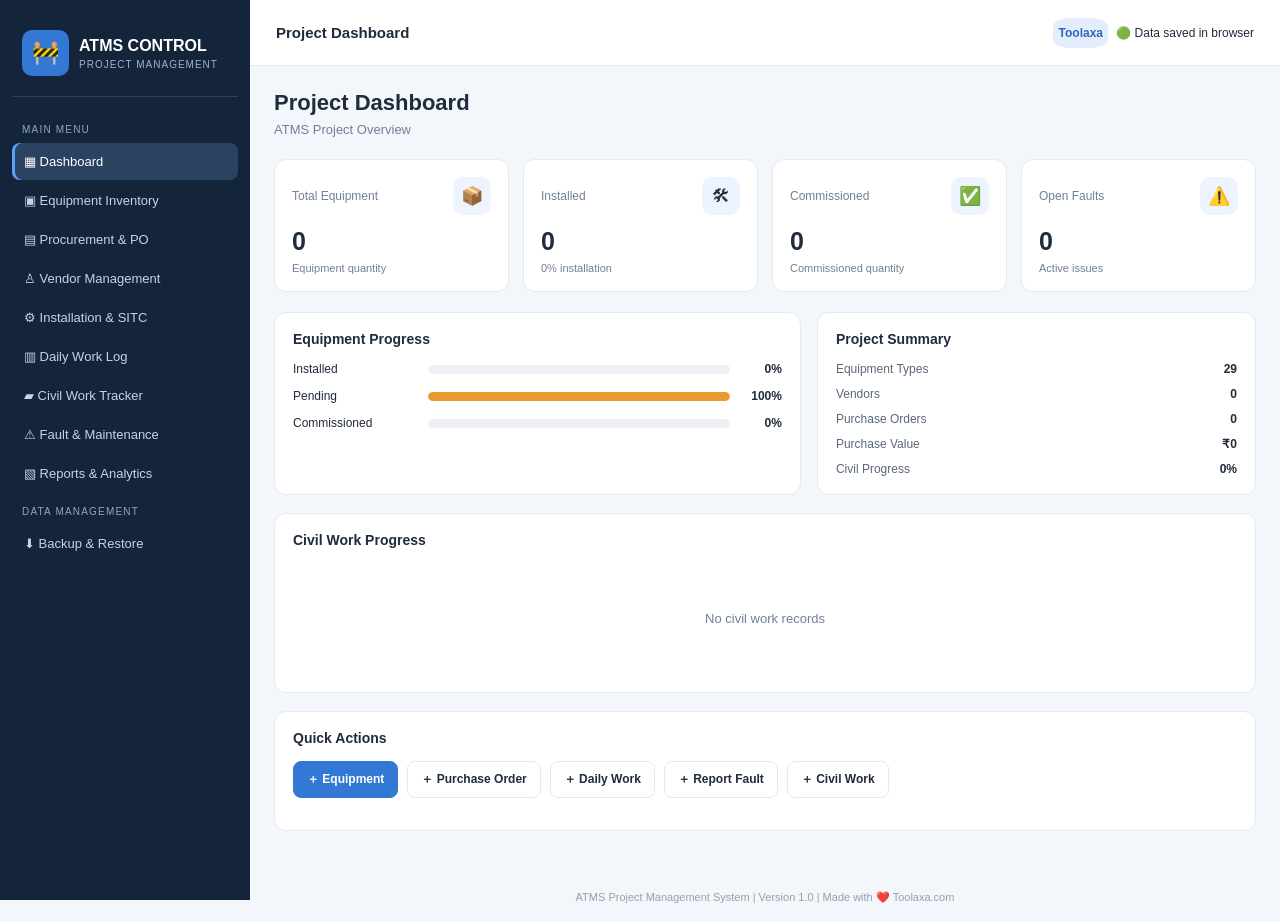
<file: atms-project-management.html>
<!DOCTYPE html>
<html lang="en">
<head>
    <meta charset="UTF-8">
    <meta name="viewport" content="width=device-width, initial-scale=1.0">

    <!-- Google Analytics -->
    <script async src="https://www.googletagmanager.com/gtag/js?id=G-05KPNRM3X5"></script>
      <script>
      window.dataLayer = window.dataLayer || [];
      function gtag(){dataLayer.push(arguments);}
      gtag('js', new Date());
      gtag('config', 'G-05KPNRM3X5');
    </script>

    <!-- Primary SEO -->
    <title>ATMS Project Management System | Toolaxa</title>
    <meta name="description" content="Toolaxa ATMS Project Management System helps manage equipment inventory, procurement, purchase orders, vendors, installation, SITC, daily work, civil work, faults, maintenance and project reports.">
    <meta name="keywords" content="ATMS Project Management, ATMS Inventory Management, Toll Plaza Management, Procurement Management, Purchase Order Tracking, Vendor Management, SITC Tracker, Toll Project Management Tool, Toolaxa">
    <meta name="author" content="Toolaxa">
    <meta name="robots" content="index, follow">
    <meta name="googlebot" content="index, follow">
    <meta name="theme-color" content="#174ea6">

    <!-- Canonical URL -->
    <link rel="canonical" href="https://toolaxa.com/atms-project-management.html">

    <!-- Favicon -->
    <link rel="icon" type="image/png" href="assets/images/favicon.png">

    <!-- Open Graph -->
    <meta property="og:type" content="website">
    <meta property="og:title" content="ATMS Project Management System | Toolaxa">
    <meta property="og:description" content="Manage ATMS inventory, procurement, vendors, installation, daily work, civil work, maintenance and project reports using Toolaxa.">
    <meta property="og:url" content="https://toolaxa.com/atms-project-management.html">
    <meta property="og:site_name" content="Toolaxa">
    <meta property="og:locale" content="en_IN">

    <!-- Twitter Cards -->
    <meta name="twitter:card" content="summary">
    <meta name="twitter:title" content="ATMS Project Management System | Toolaxa">
    <meta name="twitter:description" content="A complete ATMS project management tool to manage inventory, procurement, vendors, SITC, civil work, faults and reports.">

    <link rel="stylesheet" href="css/atms-style.css">
</head>
<body>

<div class="app">

    <!-- Sidebar -->
    <aside class="sidebar" id="sidebar">

        <div class="brand">
            <div class="brand-icon">🚧</div>
            <div>
                <h2>ATMS CONTROL</h2>
                <small>PROJECT MANAGEMENT</small>
            </div>
        </div>

        <div class="nav-label">MAIN MENU</div>

        <button class="nav-btn active" data-page="dashboard">▦ Dashboard</button>
        <button class="nav-btn" data-page="inventory">▣ Equipment Inventory</button>
        <button class="nav-btn" data-page="procurement">▤ Procurement & PO</button>
        <button class="nav-btn" data-page="vendors">♙ Vendor Management</button>
        <button class="nav-btn" data-page="sitc">⚙ Installation & SITC</button>
        <button class="nav-btn" data-page="daily">▥ Daily Work Log</button>
        <button class="nav-btn" data-page="civil">▰ Civil Work Tracker</button>
        <button class="nav-btn" data-page="faults">⚠ Fault & Maintenance</button>
        <button class="nav-btn" data-page="reports">▧ Reports & Analytics</button>

        <div class="nav-label">DATA MANAGEMENT</div>
        <button class="nav-btn" data-page="backup">⬇ Backup & Restore</button>

    </aside>

    <!-- Main Content -->
    <div class="main">

        <!-- Header -->
        <header class="topbar">

            <div class="top-left">
                <button class="menu-toggle" id="menuToggle">☰</button>
                <div class="topbar-title" id="topTitle">
                    Project Dashboard
                </div>
            </div>

            <div class="user-chip">
                <div class="avatar">Toolaxa</div>
                <span>🟢 Data saved in browser</span>
            </div>

        </header>

        <!-- Page Content -->
        <main class="content" id="content"></main>

        <footer>
            ATMS Project Management System | Version 1.0 | Made with ❤️ Toolaxa.com
        </footer>

    </div>

</div>

<!-- Modal -->
<div class="modal-backdrop" id="modalBackdrop">

    <div class="modal">

        <div class="modal-head">
            <h2 id="modalTitle">Add Record</h2>
            <button class="close" id="modalClose">✕</button>
        </div>

        <form id="recordForm">

            <div class="form-grid" id="formFields"></div>

            <div class="form-footer">
                <button type="button" class="btn" id="cancelBtn">
                    Cancel
                </button>

                <button type="submit" class="btn primary">
                    Save Record
                </button>
            </div>

        </form>

    </div>

</div>

<!-- Toast Notification -->
<div class="toast" id="toast"></div>

<!-- Main JavaScript -->
<script type="module" src="js/atms-app.js"></script>

</body>
</html>
</file>
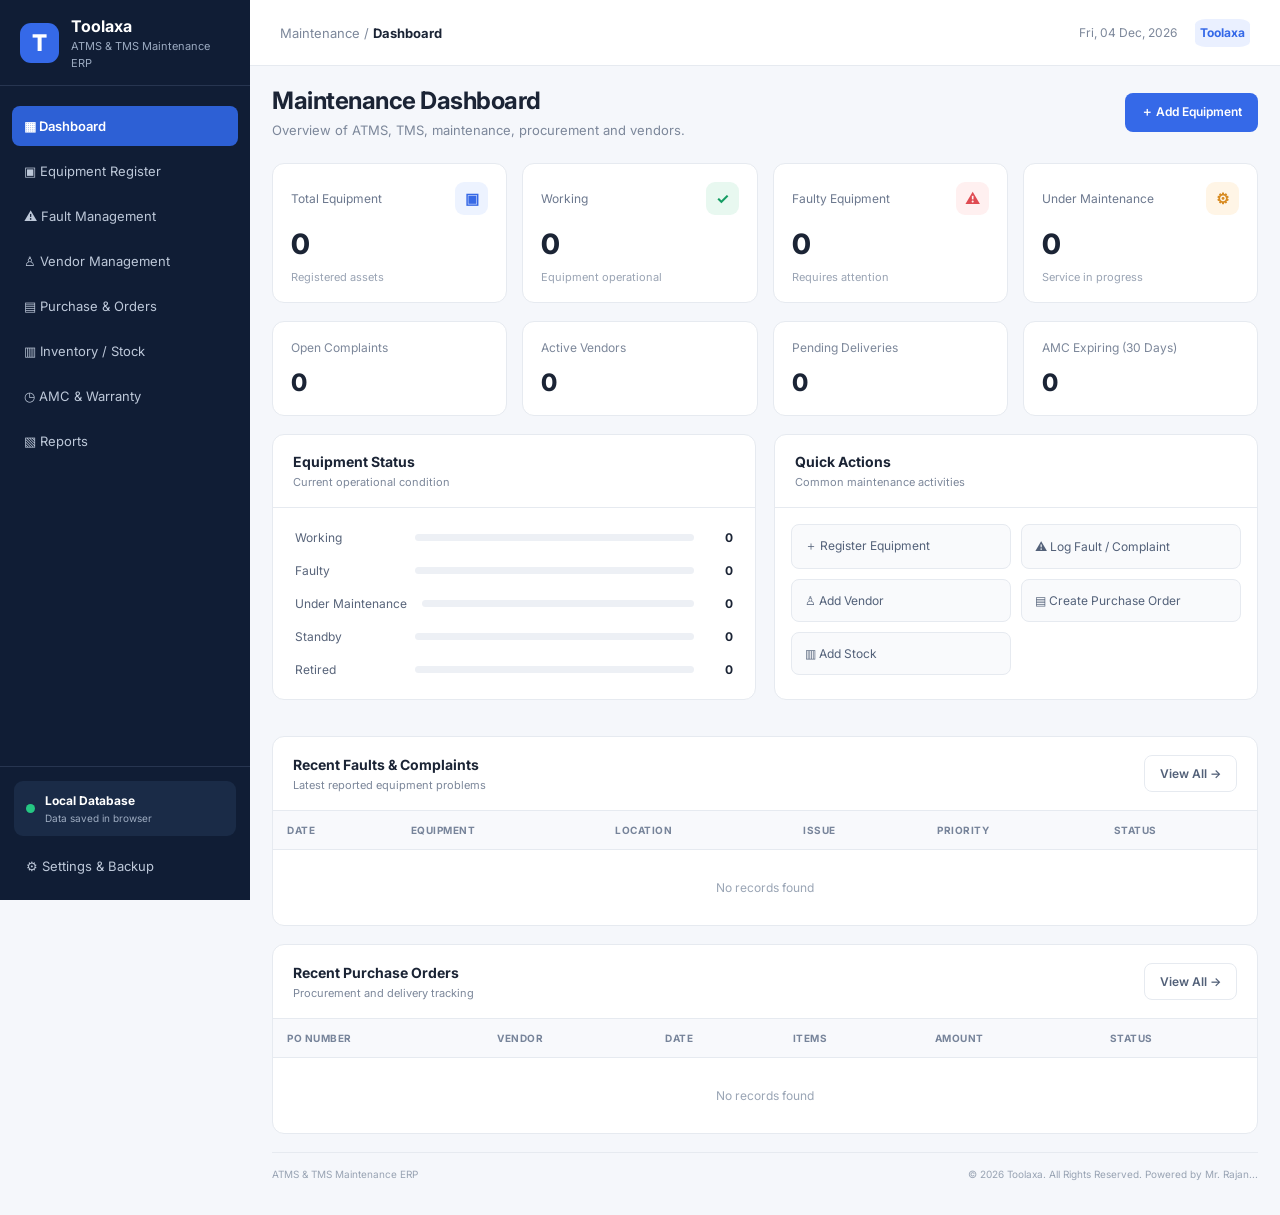
<file: atms-tms.html>
<!DOCTYPE html>
<html lang="en">
<head>
  <meta charset="UTF-8">
  <meta name="viewport" content="width=device-width, initial-scale=1.0">

  <title>ATMS & TMS Maintenance ERP | Equipment, Vendor & AMC Management</title>
  <meta name="description" content="ATMS and TMS maintenance management dashboard for toll plaza equipment, breakdown tracking, vendors, AMC, purchase orders, inventory and asset maintenance.">
  <meta name="keywords" content="ATMS maintenance, TMS maintenance, toll plaza equipment, ETC, FASTag, AMC management, vendor management, purchase orders, maintenance ERP">
  <meta name="author" content="ATMS TMS Maintenance ERP">
  <meta name="robots" content="index, follow">
  <meta name="theme-color" content="#0c1930">

  <link rel="canonical" href="https://toolaxa.com/atms-tms.html">
  <link rel="icon" type="image/png" href="assets/images/favicon.png">

  <meta property="og:title" content="ATMS & TMS Maintenance ERP">
  <meta property="og:description" content="Equipment, maintenance, vendors, purchases, AMC and inventory management.">
  <meta property="og:type" content="website">

  <!-- Google Analytics -->
    <script async src="https://www.googletagmanager.com/gtag/js?id=G-05KPNRM3X5"></script>
      <script>
      window.dataLayer = window.dataLayer || [];
      function gtag(){dataLayer.push(arguments);}
      gtag('js', new Date());
      gtag('config', 'G-05KPNRM3X5');
    </script>

  <link rel="stylesheet" href="css/atms-tms.css">
  <link rel="preconnect" href="https://fonts.googleapis.com">
  <link rel="preconnect" href="https://fonts.gstatic.com" crossorigin>
  <link href="https://fonts.googleapis.com/css2?family=Inter:wght@400;500;600;700;800&display=swap" rel="stylesheet">
</head>
<body>

<div class="app">

  <!-- SIDEBAR -->
  <aside class="sidebar" id="sidebar">
    <div class="brand">
      <div class="brand-icon">T</div>
      <div>
        <h2>Toolaxa</h2>
        <small>ATMS & TMS Maintenance ERP</small>
      </div>
    </div>

    <div class="nav-label"></div>

    <nav class="navigation">
      <button class="nav-item active" data-page="dashboard">▦ Dashboard</button>
      <button class="nav-item" data-page="equipment">▣ Equipment Register</button>
      <button class="nav-item" data-page="faults">⚠ Fault Management</button>
      <button class="nav-item" data-page="vendors">♙ Vendor Management</button>
      <button class="nav-item" data-page="purchases">▤ Purchase & Orders</button>
      <button class="nav-item" data-page="inventory">▥ Inventory / Stock</button>
      <button class="nav-item" data-page="amc">◷ AMC & Warranty</button>
      <button class="nav-item" data-page="reports">▧ Reports</button>
    </nav>

    <div class="sidebar-bottom">
      <div class="sidebar-info">
        <div class="online-dot"></div>
        <div>
          <b>Local Database</b>
          <small>Data saved in browser</small>
        </div>
      </div>
      <button class="nav-item" data-page="settings">⚙ Settings & Backup</button>
    </div>
  </aside>

  <!-- MAIN -->
  <main class="main">

    <header class="topbar">
      <button class="menu-toggle" id="menuToggle">☰</button>
      <div class="breadcrumb">Maintenance / <b id="pageTitle">Dashboard</b></div>
      <div class="topbar-right">
        <span class="date-label" id="todayDate"></span>
        <div class="user-avatar">Toolaxa</div>
      </div>
    </header>

    <div class="content">

      <!-- DASHBOARD -->
      <section class="page active" id="page-dashboard">
        <div class="page-heading">
          <div>
            <h1>Maintenance Dashboard</h1>
            <p>Overview of ATMS, TMS, maintenance, procurement and vendors.</p>
          </div>
          <button class="btn btn-primary" onclick="openEquipmentModal()">＋ Add Equipment</button>
        </div>

        <div class="stats-grid">
          <div class="stat-card">
            <div class="stat-top"><span>Total Equipment</span><span class="stat-icon blue">▣</span></div>
            <h2 id="statTotal">0</h2>
            <small>Registered assets</small>
          </div>
          <div class="stat-card">
            <div class="stat-top"><span>Working</span><span class="stat-icon green">✓</span></div>
            <h2 id="statWorking">0</h2>
            <small>Equipment operational</small>
          </div>
          <div class="stat-card">
            <div class="stat-top"><span>Faulty Equipment</span><span class="stat-icon red">⚠</span></div>
            <h2 id="statFaulty">0</h2>
            <small>Requires attention</small>
          </div>
          <div class="stat-card">
            <div class="stat-top"><span>Under Maintenance</span><span class="stat-icon orange">⚙</span></div>
            <h2 id="statMaintenance">0</h2>
            <small>Service in progress</small>
          </div>
        </div>

        <div class="stats-grid secondary-stats">
          <div class="stat-card compact">
            <span>Open Complaints</span>
            <h2 id="statComplaints">0</h2>
          </div>
          <div class="stat-card compact">
            <span>Active Vendors</span>
            <h2 id="statVendors">0</h2>
          </div>
          <div class="stat-card compact">
            <span>Pending Deliveries</span>
            <h2 id="statPending">0</h2>
          </div>
          <div class="stat-card compact">
            <span>AMC Expiring (30 Days)</span>
            <h2 id="statAmc">0</h2>
          </div>
        </div>

        <div class="dashboard-grid">
          <div class="panel">
            <div class="panel-header">
              <div>
                <h3>Equipment Status</h3>
                <p>Current operational condition</p>
              </div>
            </div>
            <div id="statusSummary" class="status-summary"></div>
          </div>

          <div class="panel">
            <div class="panel-header">
              <div>
                <h3>Quick Actions</h3>
                <p>Common maintenance activities</p>
              </div>
            </div>
            <div class="quick-actions">
              <button onclick="openEquipmentModal()">＋ Register Equipment</button>
              <button onclick="openFaultModal()">⚠ Log Fault / Complaint</button>
              <button onclick="openVendorModal()">♙ Add Vendor</button>
              <button onclick="openPurchaseModal()">▤ Create Purchase Order</button>
              <button onclick="openStockModal()">▥ Add Stock</button>
            </div>
          </div>
        </div>

        <div class="panel">
          <div class="panel-header">
            <div>
              <h3>Recent Faults & Complaints</h3>
              <p>Latest reported equipment problems</p>
            </div>
            <button class="btn btn-light" onclick="navigate('faults')">View All →</button>
          </div>
          <div class="table-wrap">
            <table>
              <thead>
                <tr><th>Date</th><th>Equipment</th><th>Location</th><th>Issue</th><th>Priority</th><th>Status</th></tr>
              </thead>
              <tbody id="recentFaults"></tbody>
            </table>
          </div>
        </div>

        <div class="panel">
          <div class="panel-header">
            <div>
              <h3>Recent Purchase Orders</h3>
              <p>Procurement and delivery tracking</p>
            </div>
            <button class="btn btn-light" onclick="navigate('purchases')">View All →</button>
          </div>
          <div class="table-wrap">
            <table>
              <thead><tr><th>PO Number</th><th>Vendor</th><th>Date</th><th>Items</th><th>Amount</th><th>Status</th></tr></thead>
              <tbody id="recentPurchases"></tbody>
            </table>
          </div>
        </div>
      </section>

      <!-- EQUIPMENT -->
      <section class="page" id="page-equipment">
        <div class="page-heading">
          <div>
            <h1>Equipment Register</h1>
            <p>Manage assets, locations, equipment and operational status.</p>
          </div>
          <button class="btn btn-primary" onclick="openEquipmentModal()">＋ Add Equipment</button>
        </div>
        <div class="toolbar">
          <input id="equipmentSearch" placeholder="Search equipment, serial no., lane..." oninput="renderEquipment()">
          <select id="equipmentFilter" onchange="renderEquipment()">
            <option value="">All Status</option>
            <option>Working</option>
            <option>Faulty</option>
            <option>Under Maintenance</option>
            <option>Standby</option>
            <option>Retired</option>
          </select>
          <select id="plazaFilter" onchange="renderEquipment()">
            <option value="">All Locations</option>
            <option>Varwade</option>
            <option>Sawaleshwar</option>
            <option>ATMS</option>
          </select>
          <button class="btn btn-light" onclick="exportCSV('equipment')">Export CSV</button>
        </div>
        <div class="panel">
          <div class="table-wrap">
            <table>
              <thead><tr><th>Asset ID</th><th>Equipment</th><th>Category</th><th>Plaza / Lane</th><th>Serial Number</th><th>Status</th><th>Vendor</th><th>Actions</th></tr></thead>
              <tbody id="equipmentTable"></tbody>
            </table>
          </div>
        </div>
      </section>

      <!-- FAULTS -->
      <section class="page" id="page-faults">
        <div class="page-heading">
          <div>
            <h1>Fault & Maintenance Management</h1>
            <p>Track equipment breakdowns, complaints, service and resolution.</p>
          </div>
          <button class="btn btn-primary" onclick="openFaultModal()">＋ Report Fault</button>
        </div>
        <div class="toolbar">
          <input id="faultSearch" placeholder="Search complaint / equipment..." oninput="renderFaults()">
          <select id="faultFilter" onchange="renderFaults()">
            <option value="">All Complaints</option>
            <option>Open</option><option>In Progress</option><option>Resolved</option>
          </select>
          <button class="btn btn-light" onclick="exportCSV('faults')">Export CSV</button>
        </div>
        <div class="panel">
          <div class="table-wrap">
            <table>
              <thead><tr><th>Ticket</th><th>Date</th><th>Equipment</th><th>Location</th><th>Issue</th><th>Priority</th><th>Vendor</th><th>Status</th><th>Actions</th></tr></thead>
              <tbody id="faultTable"></tbody>
            </table>
          </div>
        </div>
      </section>

      <!-- VENDORS -->
      <section class="page" id="page-vendors">
        <div class="page-heading">
          <div>
            <h1>Vendor Management</h1>
            <p>Manage vendor contacts, services, contract details and performance.</p>
          </div>
          <button class="btn btn-primary" onclick="openVendorModal()">＋ Add Vendor</button>
        </div>
        <div class="toolbar">
          <input id="vendorSearch" placeholder="Search vendor / service..." oninput="renderVendors()">
          <button class="btn btn-light" onclick="exportCSV('vendors')">Export CSV</button>
        </div>
        <div class="panel">
          <div class="table-wrap">
            <table>
              <thead><tr><th>Vendor</th><th>Contact Person</th><th>Phone</th><th>Email</th><th>Services</th><th>Active AMC</th><th>Actions</th></tr></thead>
              <tbody id="vendorTable"></tbody>
            </table>
          </div>
        </div>
      </section>

      <!-- PURCHASES -->
      <section class="page" id="page-purchases">
        <div class="page-heading">
          <div>
            <h1>Purchase & Order Management</h1>
            <p>Track purchased material, purchase orders, receipt and pending delivery.</p>
          </div>
          <button class="btn btn-primary" onclick="openPurchaseModal()">＋ New Purchase / PO</button>
        </div>
        <div class="toolbar">
          <input id="purchaseSearch" placeholder="Search PO, vendor, material..." oninput="renderPurchases()">
          <select id="purchaseFilter" onchange="renderPurchases()">
            <option value="">All Status</option>
            <option>Ordered</option>
            <option>Partially Received</option>
            <option>Received</option>
            <option>Cancelled</option>
          </select>
          <button class="btn btn-light" onclick="exportCSV('purchases')">Export CSV</button>
        </div>
        <div class="panel">
          <div class="table-wrap">
            <table>
              <thead><tr><th>PO Number</th><th>Vendor</th><th>PO Date</th><th>Material</th><th>Qty</th><th>Received</th><th>Pending</th><th>Amount</th><th>Document</th><th>Status</th><th>Actions</th></tr></thead>
              <tbody id="purchaseTable"></tbody>
            </table>
          </div>
        </div>
      </section>

      <!-- INVENTORY -->
      <section class="page" id="page-inventory">
        <div class="page-heading">
          <div>
            <h1>Inventory & Spare Stock</h1>
            <p>Track purchased materials, received items, issued quantity and balance.</p>
          </div>
          <button class="btn btn-primary" onclick="openStockModal()">＋ Add Stock</button>
        </div>
        <div class="toolbar">
          <input id="stockSearch" placeholder="Search material / item..." oninput="renderInventory()">
          <button class="btn btn-light" onclick="exportCSV('inventory')">Export CSV</button>
        </div>
        <div class="panel">
          <div class="table-wrap">
            <table>
              <thead><tr><th>Material</th><th>Category</th><th>Plaza</th><th>Received</th><th>Issued</th><th>Balance</th><th>Unit</th><th>Min. Stock</th><th>Stock Status</th><th>Actions</th></tr></thead>
              <tbody id="inventoryTable"></tbody>
            </table>
          </div>
        </div>
      </section>

      <!-- AMC -->
      <section class="page" id="page-amc">
        <div class="page-heading">
          <div>
            <h1>AMC & Warranty Tracker</h1>
            <p>Manage service agreements, warranties and expiry notifications.</p>
          </div>
          <button class="btn btn-primary" onclick="openAmcModal()">＋ Add AMC / Warranty</button>
        </div>
        <div class="toolbar">
          <input id="amcSearch" placeholder="Search equipment, vendor, contract..." oninput="renderAmc()">
          <button class="btn btn-light" onclick="exportCSV('amc')">Export CSV</button>
        </div>
        <div class="panel">
          <div class="table-wrap">
            <table>
              <thead><tr><th>Contract</th><th>Equipment / Scope</th><th>Vendor</th><th>Start</th><th>End</th><th>Value</th><th>Days Left</th><th>Status</th><th>Actions</th></tr></thead>
              <tbody id="amcTable"></tbody>
            </table>
          </div>
        </div>
      </section>

      <!-- REPORTS -->
      <section class="page" id="page-reports">
        <div class="page-heading">
          <div>
            <h1>Reports & Analytics</h1>
            <p>Operational summaries, maintenance and procurement reports.</p>
          </div>
        </div>
        <div class="stats-grid">
          <div class="stat-card"><span>Equipment</span><h2 id="reportTotal">0</h2></div>
          <div class="stat-card"><span>Fault Records</span><h2 id="reportFaults">0</h2></div>
          <div class="stat-card"><span>Purchase Orders</span><h2 id="reportPO">0</h2></div>
          <div class="stat-card"><span>AMC Contracts</span><h2 id="reportAMC">0</h2></div>
        </div>
        <div class="panel">
          <h3>Export Reports</h3>
          <p class="muted">Download your records in CSV format for Excel analysis.</p>
          <div class="report-actions">
            <button class="btn btn-light" onclick="exportCSV('equipment')">Equipment Report</button>
            <button class="btn btn-light" onclick="exportCSV('faults')">Fault Report</button>
            <button class="btn btn-light" onclick="exportCSV('vendors')">Vendor Report</button>
            <button class="btn btn-light" onclick="exportCSV('purchases')">Purchase Report</button>
            <button class="btn btn-light" onclick="exportCSV('inventory')">Inventory Report</button>
            <button class="btn btn-light" onclick="exportCSV('amc')">AMC Report</button>
            <button class="btn btn-primary" onclick="window.print()">Print Summary</button>
          </div>
        </div>
      </section>

      <!-- SETTINGS -->
      <section class="page" id="page-settings">
        <div class="page-heading">
          <div>
            <h1>Settings & Backup</h1>
            <p>Manage your local data, backup and restore records.</p>
          </div>
        </div>

        <div class="panel settings-panel">
          <h3>Data Backup</h3>
          <p>Download a backup of all equipment, vendors, purchases, AMC, faults and stock data.</p>
          <button class="btn btn-primary" onclick="backupData()">⬇ Download Full Backup</button>
        </div>

        <div class="panel settings-panel">
          <h3>Restore Backup</h3>
          <p>Restore a previously downloaded JSON backup. Restoring replaces your current local data.</p>
          <input type="file" id="restoreFile" accept=".json,application/json">
          <button class="btn btn-light" onclick="restoreData()">Upload & Restore Backup</button>
        </div>

        <div class="panel settings-panel danger-zone">
          <h3>Reset Application Data</h3>
          <p>Delete all local application records. This cannot be undone unless you have a backup.</p>
          <button class="btn btn-danger" onclick="resetData()">Reset All Data</button>
        </div>

        <div class="panel settings-panel">
          <h3>About</h3>
          <p><b>ATMS & TMS Maintenance ERP</b></p>
          <p class="muted">Asset, Maintenance, Vendor, Procurement, Inventory and AMC management.</p>
          <p class="muted">Version 1.0 · Offline capable prototype</p>
        </div>
      </section>

      <footer class="footer">
        <span>ATMS & TMS Maintenance ERP</span>
        <span>© 2026 Toolaxa. All Rights Reserved. Powered by Mr. Rajan...</span>
      </footer>
    </div>
  </main>
</div>

<!-- MODAL -->
<div class="modal-overlay" id="modalOverlay" onclick="overlayClose(event)">
  <div class="modal" id="modal">
    <div class="modal-header">
      <h2 id="modalTitle">Add Record</h2>
      <button class="modal-close" onclick="closeModal()">✕</button>
    </div>
    <div class="modal-body" id="modalBody"></div>
  </div>
</div>

<div id="toast" class="toast"></div>

<script src="js/atms-tms.js"></script>
</body>
</html>
</file>
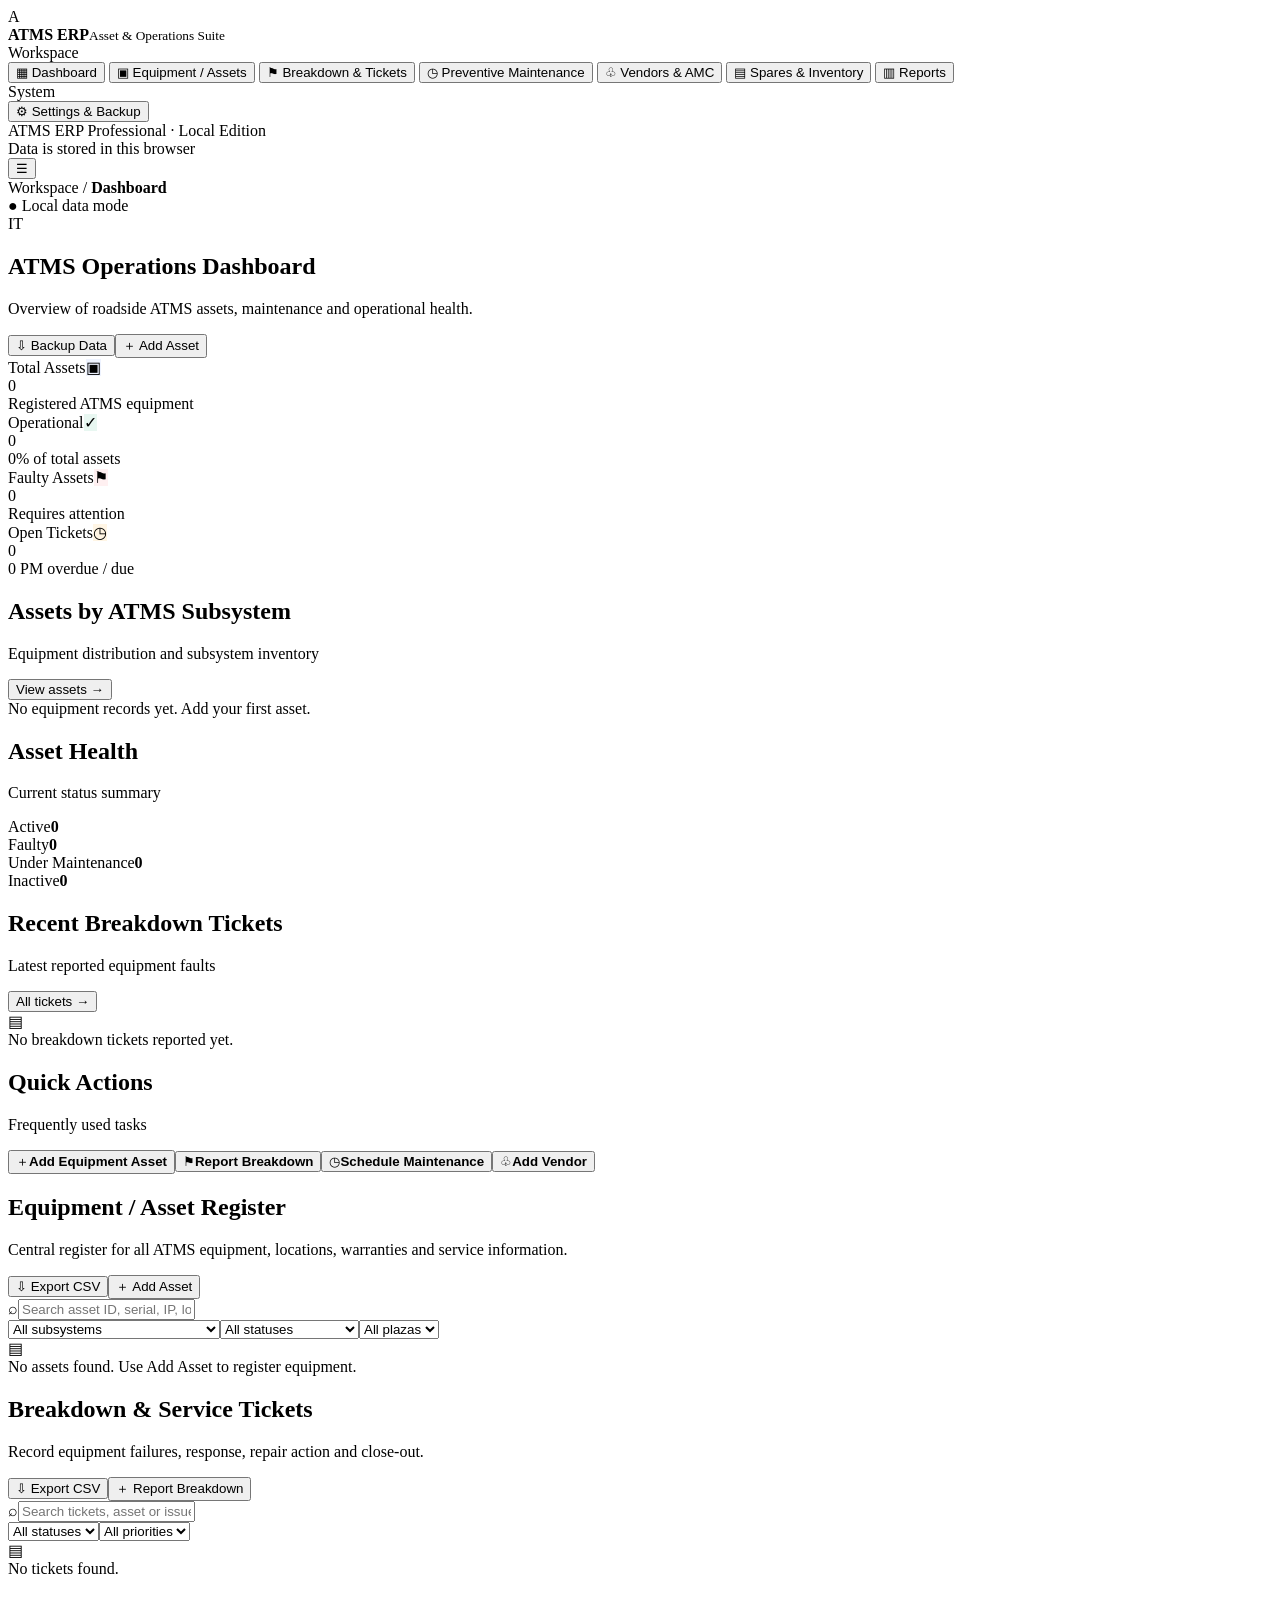
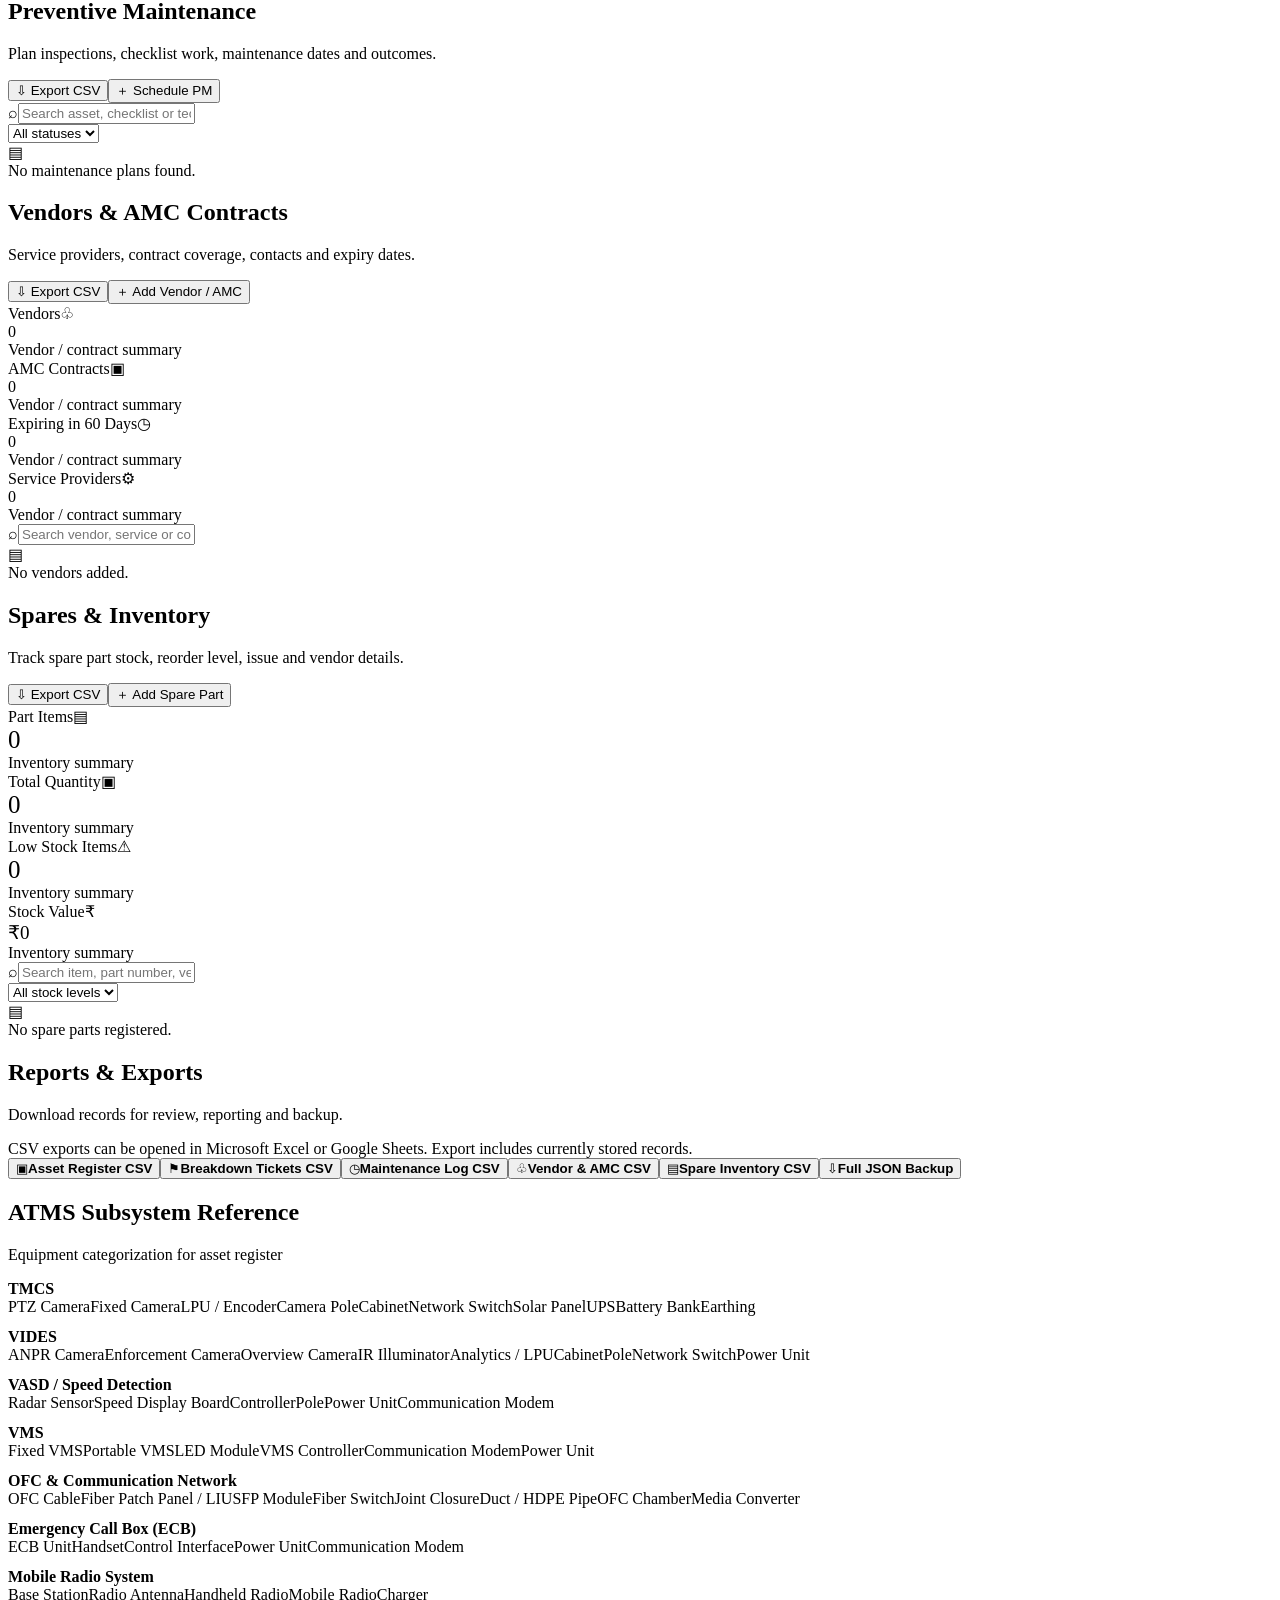
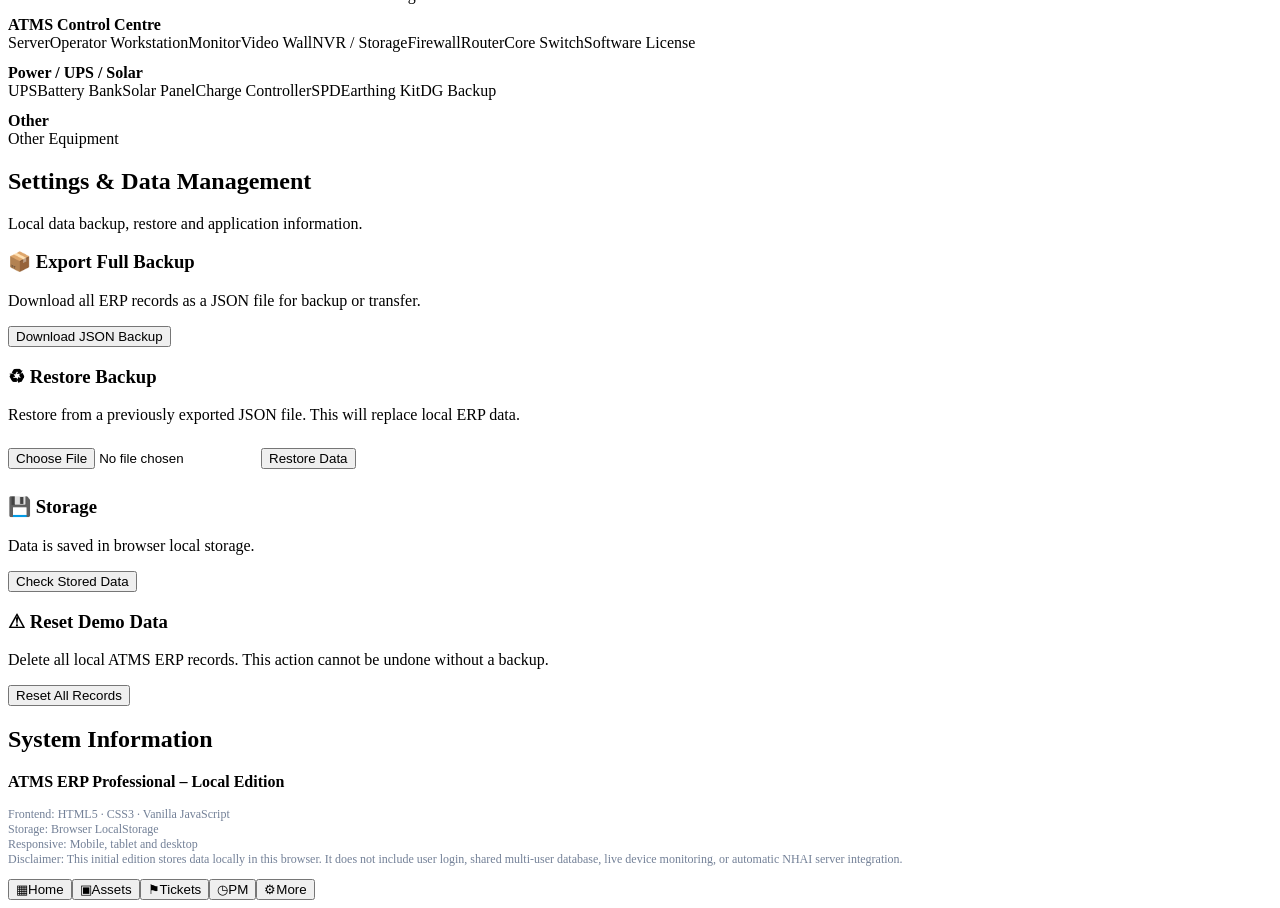
<file: tools/atms-erp-professional.html>
<!DOCTYPE html>
<html lang="en">
<head>
<meta charset="UTF-8"><meta name="viewport" content="width=device-width, initial-scale=1.0">
<title>ATMS ERP | Asset & Operations</title>
<style>
:root{--nav:#101c35;--nav2:#192844;--blue:#3269e8;--bg:#f4f7fb;--ink:#1e293b;--muted:#738097;--line:#e5eaf2;--white:#fff;--green:#1d9a72;--red:#d94b55;--amber:#d99420;--shadow:0 6px 22px rgba(22,39,71,.06}
*{box-sizing:border-box}body{margin:0;background:var(--bg);font:14px/1.45 Inter,Segoe UI,Arial,sans-serif;color:var(--ink)}button,input,select,textarea{font:inherit}button{cursor:pointer;border:0}button:disabled{opacity:.5;cursor:not-allowed}.app{min-height:100vh;display:flex}.sidebar{width:248px;background:var(--nav);color:#d5deee;position:fixed;inset:0 0 0 0;display:flex;flex-direction:column;z-index:20;transition:.25s}.brand{padding:23px 21px;border-bottom:1px solid #2a3954;display:flex;gap:12px;align-items:center}.brand-icon{height:39px;width:39px;background:linear-gradient(135deg,#4b82ff,#2854ca);border-radius:11px;display:grid;place-items:center;font-size:20px;color:white;font-weight:800}.brand b{font-size:16px;color:white;letter-spacing:.4px}.brand small{display:block;color:#8ea1c1;font-size:11px;margin-top:2px}.nav-label{font-size:10px;letter-spacing:1.2px;color:#788ba9;padding:20px 22px 8px;text-transform:uppercase}.nav{padding:0 11px;display:grid;gap:4px}.nav button{display:flex;align-items:center;gap:12px;padding:11px 13px;color:#b7c4d9;background:transparent;text-align:left;border-radius:8px;width:100%;transition:.15s}.nav button:hover,.nav button.active{background:#263754;color:#fff}.nav button.active{box-shadow:inset 3px 0 #5b8bff}.nav .ico{width:21px;text-align:center;font-size:17px}.sidebar-foot{margin-top:auto;padding:16px;border-top:1px solid #2a3954;color:#8395b1;font-size:11px}.main{margin-left:248px;width:calc(100% - 248px);min-height:100vh}.topbar{height:70px;background:#fff;border-bottom:1px solid var(--line);display:flex;align-items:center;justify-content:space-between;padding:0 28px;position:sticky;top:0;z-index:10}.top-left{display:flex;align-items:center;gap:14px}.menu-toggle{display:none;background:none;font-size:21px;color:var(--ink}.crumb{font-size:13px;color:var(--muted)}.crumb strong{color:var(--ink)}.top-actions{display:flex;align-items:center;gap:13px}.top-pill{background:#edf3ff;color:#2e5fce;padding:7px 11px;border-radius:20px;font-size:12px}.avatar{height:34px;width:34px;border-radius:50%;background:#dce8ff;color:#2e5fce;display:grid;place-items:center;font-weight:700}.content{padding:25px 28px;max-width:1600px;margin:auto}.page-head{display:flex;align-items:flex-start;justify-content:space-between;gap:14px;margin-bottom:21px}.page-head h1{font-size:23px;margin:0 0 5px;font-weight:700}.page-head p{margin:0;color:var(--muted);font-size:13px}.actions{display:flex;gap:9px;flex-wrap:wrap}.btn{padding:9px 13px;border-radius:8px;display:inline-flex;gap:7px;align-items:center;justify-content:center;font-size:13px;font-weight:600;white-space:nowrap}.btn-primary{background:var(--blue);color:white;box-shadow:0 3px 8px #3269e82c}.btn-primary:hover{background:#285bd0}.btn-light{background:#fff;border:1px solid var(--line);color:#41516b}.btn-danger{background:#fff0f1;color:#c43c49}.btn-sm{padding:6px 9px;font-size:12px}.cards{display:grid;grid-template-columns:repeat(4,minmax(0,1fr));gap:15px;margin-bottom:20px}.stat{background:white;border:1px solid var(--line);border-radius:12px;padding:17px 18px;box-shadow:var(--shadow)}.stat-top{display:flex;justify-content:space-between;align-items:center;color:var(--muted);font-size:12px}.stat-icon{width:34px;height:34px;border-radius:9px;display:grid;place-items:center;font-size:17px;background:#eef3ff;color:#4674e5}.stat-num{font-size:26px;font-weight:750;margin:9px 0 3px}.stat-foot{font-size:11px;color:var(--muted)}.stat-foot .good{color:var(--green)}.panel{background:#fff;border:1px solid var(--line);border-radius:12px;box-shadow:var(--shadow);margin-bottom:18px;overflow:hidden}.panel-head{padding:17px 19px;display:flex;align-items:center;justify-content:space-between;gap:10px;border-bottom:1px solid var(--line)}.panel-head h2{font-size:15px;margin:0}.panel-head p{font-size:12px;color:var(--muted);margin:4px 0 0}.panel-body{padding:18px}.split{display:grid;grid-template-columns:1.2fr .8fr;gap:18px}.subsystem-list{display:grid;gap:10px}.sub-row{display:flex;align-items:center;gap:11px}.sub-icon{height:36px;width:36px;border-radius:9px;background:#f0f4fb;display:grid;place-items:center;font-size:17px}.sub-info{flex:1;min-width:0}.sub-info b{display:block;font-size:12px}.sub-info small{color:var(--muted);font-size:11px}.bar{height:7px;background:#edf1f7;border-radius:20px;overflow:hidden;margin-top:5px}.bar span{display:block;height:100%;background:#4e7de5;border-radius:20px}.sub-count{font-weight:700;font-size:12px;min-width:24px;text-align:right}.status-list{display:grid;gap:12px}.status-line{display:flex;justify-content:space-between;align-items:center;font-size:12px}.status-line .label{display:flex;align-items:center;gap:7px}.dot{width:8px;height:8px;border-radius:50%;display:inline-block;background:#aaa}.dot.active{background:#26a77b}.dot.fault{background:#e5535b}.dot.maint{background:#e5a02b}.dot.inactive{background:#8592a6}.badge{display:inline-flex;align-items:center;border-radius:20px;padding:4px 8px;font-size:11px;font-weight:650;white-space:nowrap}.b-active,.b-resolved,.b-completed{background:#e8f7f1;color:#198461}.b-fault,.b-open,.b-critical{background:#fff0f1;color:#c74450}.b-maintenance,.b-progress,.b-pending{background:#fff5e4;color:#b97914}.b-inactive,.b-closed,.b-low{background:#eef1f6;color:#68778b}.b-high{background:#fff0e8;color:#c75e2b}.b-medium{background:#fff5e4;color:#b97914}.b-overdue{background:#fff0f1;color:#c74450}.table-wrap{overflow:auto}table{border-collapse:collapse;width:100%;min-width:740px}th,td{text-align:left;padding:11px 12px;border-bottom:1px solid #edf0f5;font-size:12px;vertical-align:middle}th{font-size:10px;text-transform:uppercase;letter-spacing:.5px;color:#7b879a;background:#fafbfd;font-weight:700;white-space:nowrap}tbody tr:hover{background:#fbfcfe}td strong{font-size:12px}td .secondary{display:block;color:#8a95a6;font-size:11px;margin-top:2px}.table-actions{display:flex;gap:5px}.icon-btn{background:#f2f5fa;border:1px solid #e7ecf3;border-radius:6px;padding:5px 7px;color:#50627c}.toolbar{display:flex;align-items:center;gap:8px;flex-wrap:wrap;padding:14px 16px;border-bottom:1px solid var(--line)}.search{position:relative;flex:1;min-width:180px}.search input{width:100%;padding:9px 12px 9px 33px;border:1px solid var(--line);border-radius:8px;outline:none}.search span{position:absolute;left:11px;top:8px;color:#8a96a8}.toolbar select{border:1px solid var(--line);background:#fff;padding:9px 10px;border-radius:8px;color:#526078;max-width:190px}.empty{text-align:center;padding:36px;color:var(--muted)}.empty .empty-icon{font-size:28px;margin-bottom:9px}.modal-backdrop{position:fixed;inset:0;background:#101a2a75;z-index:50;display:flex;align-items:center;justify-content:center;padding:15px}.modal{background:white;border-radius:14px;width:min(760px,100%);max-height:92vh;overflow:auto;box-shadow:0 20px 65px #0b183044}.modal-head{padding:17px 20px;border-bottom:1px solid var(--line);display:flex;justify-content:space-between;align-items:center}.modal-head h2{margin:0;font-size:17px}.modal-close{font-size:23px;background:none;color:#718096}.modal-body{padding:20px}.form-grid{display:grid;grid-template-columns:repeat(2,minmax(0,1fr));gap:13px}.field{display:grid;gap:5px}.field.full{grid-column:1/-1}.field label{font-size:11px;font-weight:650;color:#526078}.field input,.field select,.field textarea{width:100%;border:1px solid #dfe5ee;border-radius:8px;padding:9px 10px;outline:none;background:#fff;color:var(--ink}.field input:focus,.field select:focus,.field textarea:focus{border-color:#6690ee;box-shadow:0 0 0 3px #3269e817}.field textarea{min-height:70px;resize:vertical}.modal-foot{padding:14px 20px;border-top:1px solid var(--line);display:flex;justify-content:flex-end;gap:8px}.toast{position:fixed;bottom:20px;right:20px;background:#182742;color:#fff;padding:12px 16px;border-radius:9px;box-shadow:0 10px 30px #0003;z-index:90;animation:fade .2s}.hidden{display:none!important}@keyframes fade{from{transform:translateY(8px);opacity:0}to{transform:translateY(0);opacity:1}}.quick-grid{display:grid;grid-template-columns:repeat(4,1fr);gap:10px}.quick{border:1px solid var(--line);background:#fff;border-radius:10px;padding:14px;text-align:left;display:flex;gap:10px;align-items:center}.quick:hover{border-color:#b9cbf7;background:#f9fbff}.quick span{font-size:18px}.quick b{font-size:12px}.page-hidden{display:none}.notice{background:#f1f6ff;border:1px solid #dce8ff;padding:12px 14px;border-radius:9px;color:#45669f;font-size:12px;margin-bottom:16px}.mobile-nav{display:none}.settings-grid{display:grid;grid-template-columns:repeat(2,1fr);gap:14px}.setting-card{padding:18px;border:1px solid var(--line);border-radius:11px;background:#fff}.setting-card h3{font-size:14px;margin:0 0 6px}.setting-card p{font-size:12px;color:var(--muted);margin:0 0 12px}.sys-chip{display:inline-block;padding:3px 7px;background:#eef3ff;color:#456bd0;border-radius:5px;font-size:10px;margin:2px}
@media(max-width:1100px){.cards{grid-template-columns:repeat(2,1fr)}.split{grid-template-columns:1fr}.quick-grid{grid-template-columns:repeat(2,1fr)}}
@media(max-width:760px){.sidebar{transform:translateX(-100%)}.sidebar.open{transform:translateX(0);box-shadow:10px 0 30px #0003}.main{margin:0;width:100%}.topbar{height:60px;padding:0 15px}.menu-toggle{display:inline-block}.content{padding:17px 13px 86px}.page-head{display:block}.page-head h1{font-size:21px}.actions{margin-top:13px}.cards{gap:10px}.stat{padding:13px}.stat-num{font-size:23px}.stat-top{font-size:11px}.panel-head{padding:14px}.panel-body{padding:14px}.quick-grid{grid-template-columns:repeat(2,1fr)}.mobile-nav{position:fixed;bottom:0;left:0;right:0;height:65px;background:white;border-top:1px solid var(--line);z-index:15;display:flex;justify-content:space-around;align-items:center;padding-bottom:env(safe-area-inset-bottom)}.mobile-nav button{background:none;color:#718096;display:grid;justify-items:center;gap:2px;font-size:10px;padding:6px}.mobile-nav button span{font-size:18px}.mobile-nav button.active{color:var(--blue)}.top-pill{display:none}.split{gap:10px}.form-grid{grid-template-columns:1fr}.field.full{grid-column:auto}.modal-backdrop{padding:8px}.modal{max-height:95vh}.settings-grid{grid-template-columns:1fr}.table-wrap table{min-width:780px}}
@media(max-width:390px){.cards{gap:8px}.stat{padding:11px}.stat-num{font-size:21px}.stat-icon{width:29px;height:29px}.quick{padding:11px 9px}.page-head h1{font-size:19px}}
</style>
</head>
<body>
<div class="app">
<aside class="sidebar" id="sidebar">
  <div class="brand"><div class="brand-icon">A</div><div><b>ATMS ERP</b><small>Asset & Operations Suite</small></div></div>
  <div class="nav-label">Workspace</div><nav class="nav" id="sideNav">
    <button class="active" data-page="dashboard"><span class="ico">▦</span> Dashboard</button>
    <button data-page="assets"><span class="ico">▣</span> Equipment / Assets</button>
    <button data-page="tickets"><span class="ico">⚑</span> Breakdown & Tickets</button>
    <button data-page="maintenance"><span class="ico">◷</span> Preventive Maintenance</button>
    <button data-page="vendors"><span class="ico">♧</span> Vendors & AMC</button>
    <button data-page="spares"><span class="ico">▤</span> Spares & Inventory</button>
    <button data-page="reports"><span class="ico">▥</span> Reports</button>
  </nav>
  <div class="nav-label">System</div><nav class="nav"><button data-page="settings"><span class="ico">⚙</span> Settings & Backup</button></nav>
  <div class="sidebar-foot">ATMS ERP Professional · Local Edition<br>Data is stored in this browser</div>
</aside>
<main class="main">
<header class="topbar"><div class="top-left"><button class="menu-toggle" id="menuToggle">☰</button><div class="crumb">Workspace / <strong id="crumb">Dashboard</strong></div></div><div class="top-actions"><span class="top-pill">● Local data mode</span><div class="avatar">IT</div></div></header>
<div class="content">
<section id="page-dashboard">
  <div class="page-head"><div><h1>ATMS Operations Dashboard</h1><p>Overview of roadside ATMS assets, maintenance and operational health.</p></div><div class="actions"><button class="btn btn-light" onclick="exportBackup()">⇩ Backup Data</button><button class="btn btn-primary" onclick="openAssetModal()">＋ Add Asset</button></div></div>
  <div class="cards" id="dashboardCards"></div>
  <div class="split">
    <div class="panel"><div class="panel-head"><div><h2>Assets by ATMS Subsystem</h2><p>Equipment distribution and subsystem inventory</p></div><button class="btn btn-light btn-sm" onclick="navigate('assets')">View assets →</button></div><div class="panel-body"><div class="subsystem-list" id="subsystemChart"></div></div></div>
    <div class="panel"><div class="panel-head"><div><h2>Asset Health</h2><p>Current status summary</p></div></div><div class="panel-body"><div class="status-list" id="healthList"></div></div></div>
  </div>
  <div class="panel"><div class="panel-head"><div><h2>Recent Breakdown Tickets</h2><p>Latest reported equipment faults</p></div><button class="btn btn-light btn-sm" onclick="navigate('tickets')">All tickets →</button></div><div class="table-wrap" id="recentTickets"></div></div>
  <div class="panel"><div class="panel-head"><div><h2>Quick Actions</h2><p>Frequently used tasks</p></div></div><div class="panel-body"><div class="quick-grid"><button class="quick" onclick="openAssetModal()"><span>＋</span><b>Add Equipment Asset</b></button><button class="quick" onclick="openTicketModal()"><span>⚑</span><b>Report Breakdown</b></button><button class="quick" onclick="openMaintenanceModal()"><span>◷</span><b>Schedule Maintenance</b></button><button class="quick" onclick="openVendorModal()"><span>♧</span><b>Add Vendor</b></button></div></div></div>
</section>
<section id="page-assets" class="page-hidden"><div class="page-head"><div><h1>Equipment / Asset Register</h1><p>Central register for all ATMS equipment, locations, warranties and service information.</p></div><div class="actions"><button class="btn btn-light" onclick="exportCSV('assets')">⇩ Export CSV</button><button class="btn btn-primary" onclick="openAssetModal()">＋ Add Asset</button></div></div><div class="panel"><div class="toolbar"><div class="search"><span>⌕</span><input id="assetSearch" placeholder="Search asset ID, serial, IP, location..." oninput="renderAssets()"></div><select id="assetSubsystem" onchange="renderAssets()"><option value="">All subsystems</option></select><select id="assetStatus" onchange="renderAssets()"><option value="">All statuses</option><option>Active</option><option>Faulty</option><option>Under Maintenance</option><option>Inactive</option></select><select id="assetPlaza" onchange="renderAssets()"><option value="">All plazas</option></select></div><div id="assetTable" class="table-wrap"></div></div></section>
<section id="page-tickets" class="page-hidden"><div class="page-head"><div><h1>Breakdown & Service Tickets</h1><p>Record equipment failures, response, repair action and close-out.</p></div><div class="actions"><button class="btn btn-light" onclick="exportCSV('tickets')">⇩ Export CSV</button><button class="btn btn-primary" onclick="openTicketModal()">＋ Report Breakdown</button></div></div><div class="panel"><div class="toolbar"><div class="search"><span>⌕</span><input id="ticketSearch" placeholder="Search tickets, asset or issue..." oninput="renderTickets()"></div><select id="ticketStatus" onchange="renderTickets()"><option value="">All statuses</option><option>Open</option><option>In Progress</option><option>Resolved</option><option>Closed</option></select><select id="ticketPriority" onchange="renderTickets()"><option value="">All priorities</option><option>Critical</option><option>High</option><option>Medium</option><option>Low</option></select></div><div id="ticketTable" class="table-wrap"></div></div></section>
<section id="page-maintenance" class="page-hidden"><div class="page-head"><div><h1>Preventive Maintenance</h1><p>Plan inspections, checklist work, maintenance dates and outcomes.</p></div><div class="actions"><button class="btn btn-light" onclick="exportCSV('maintenance')">⇩ Export CSV</button><button class="btn btn-primary" onclick="openMaintenanceModal()">＋ Schedule PM</button></div></div><div class="panel"><div class="toolbar"><div class="search"><span>⌕</span><input id="pmSearch" placeholder="Search asset, checklist or technician..." oninput="renderMaintenance()"></div><select id="pmStatus" onchange="renderMaintenance()"><option value="">All statuses</option><option>Scheduled</option><option>Completed</option><option>Overdue</option></select></div><div id="pmTable" class="table-wrap"></div></div></section>
<section id="page-vendors" class="page-hidden"><div class="page-head"><div><h1>Vendors & AMC Contracts</h1><p>Service providers, contract coverage, contacts and expiry dates.</p></div><div class="actions"><button class="btn btn-light" onclick="exportCSV('vendors')">⇩ Export CSV</button><button class="btn btn-primary" onclick="openVendorModal()">＋ Add Vendor / AMC</button></div></div><div class="cards" id="vendorCards"></div><div class="panel"><div class="toolbar"><div class="search"><span>⌕</span><input id="vendorSearch" placeholder="Search vendor, service or contract..." oninput="renderVendors()"></div></div><div id="vendorTable" class="table-wrap"></div></div></section>
<section id="page-spares" class="page-hidden"><div class="page-head"><div><h1>Spares & Inventory</h1><p>Track spare part stock, reorder level, issue and vendor details.</p></div><div class="actions"><button class="btn btn-light" onclick="exportCSV('spares')">⇩ Export CSV</button><button class="btn btn-primary" onclick="openSpareModal()">＋ Add Spare Part</button></div></div><div class="cards" id="spareCards"></div><div class="panel"><div class="toolbar"><div class="search"><span>⌕</span><input id="spareSearch" placeholder="Search item, part number, vendor..." oninput="renderSpares()"></div><select id="spareFilter" onchange="renderSpares()"><option value="">All stock levels</option><option value="low">Low stock</option><option value="ok">In stock</option></select></div><div id="spareTable" class="table-wrap"></div></div></section>
<section id="page-reports" class="page-hidden"><div class="page-head"><div><h1>Reports & Exports</h1><p>Download records for review, reporting and backup.</p></div></div><div class="notice">CSV exports can be opened in Microsoft Excel or Google Sheets. Export includes currently stored records.</div><div class="quick-grid"><button class="quick" onclick="exportCSV('assets')"><span>▣</span><b>Asset Register CSV</b></button><button class="quick" onclick="exportCSV('tickets')"><span>⚑</span><b>Breakdown Tickets CSV</b></button><button class="quick" onclick="exportCSV('maintenance')"><span>◷</span><b>Maintenance Log CSV</b></button><button class="quick" onclick="exportCSV('vendors')"><span>♧</span><b>Vendor & AMC CSV</b></button><button class="quick" onclick="exportCSV('spares')"><span>▤</span><b>Spare Inventory CSV</b></button><button class="quick" onclick="exportBackup()"><span>⇩</span><b>Full JSON Backup</b></button></div><div class="panel" style="margin-top:18px"><div class="panel-head"><div><h2>ATMS Subsystem Reference</h2><p>Equipment categorization for asset register</p></div></div><div class="panel-body" id="subsystemReference"></div></div></section>
<section id="page-settings" class="page-hidden"><div class="page-head"><div><h1>Settings & Data Management</h1><p>Local data backup, restore and application information.</p></div></div><div class="settings-grid"><div class="setting-card"><h3>📦 Export Full Backup</h3><p>Download all ERP records as a JSON file for backup or transfer.</p><button class="btn btn-primary" onclick="exportBackup()">Download JSON Backup</button></div><div class="setting-card"><h3>♻ Restore Backup</h3><p>Restore from a previously exported JSON file. This will replace local ERP data.</p><input type="file" id="restoreFile" accept=".json,application/json" style="margin:8px 0"><button class="btn btn-light" onclick="restoreBackup()">Restore Data</button></div><div class="setting-card"><h3>💾 Storage</h3><p id="storageInfo">Data is saved in browser local storage.</p><button class="btn btn-light" onclick="showStorageInfo()">Check Stored Data</button></div><div class="setting-card"><h3>⚠ Reset Demo Data</h3><p>Delete all local ATMS ERP records. This action cannot be undone without a backup.</p><button class="btn btn-danger" onclick="resetData()">Reset All Records</button></div></div><div class="panel" style="margin-top:18px"><div class="panel-head"><h2>System Information</h2></div><div class="panel-body"><p><b>ATMS ERP Professional – Local Edition</b></p><p style="color:var(--muted);font-size:12px">Frontend: HTML5 · CSS3 · Vanilla JavaScript<br>Storage: Browser LocalStorage<br>Responsive: Mobile, tablet and desktop<br>Disclaimer: This initial edition stores data locally in this browser. It does not include user login, shared multi-user database, live device monitoring, or automatic NHAI server integration.</p></div></div></section>
</div>
</main></div>
<nav class="mobile-nav"><button class="active" data-page="dashboard"><span>▦</span>Home</button><button data-page="assets"><span>▣</span>Assets</button><button data-page="tickets"><span>⚑</span>Tickets</button><button data-page="maintenance"><span>◷</span>PM</button><button data-page="settings"><span>⚙</span>More</button></nav>
<div id="modalHost"></div><div id="toastHost"></div>
<script>
'use strict';
const KEY='atms_erp_professional_v1';
const SUBSYSTEMS=['TMCS','VIDES','VASD / Speed Detection','VMS','OFC & Communication Network','Emergency Call Box (ECB)','Mobile Radio System','ATMS Control Centre','Power / UPS / Solar','Other'];
const EQUIPMENT={TMCS:['PTZ Camera','Fixed Camera','LPU / Encoder','Camera Pole','Cabinet','Network Switch','Solar Panel','UPS','Battery Bank','Earthing'],VIDES:['ANPR Camera','Enforcement Camera','Overview Camera','IR Illuminator','Analytics / LPU','Cabinet','Pole','Network Switch','Power Unit'], 'VASD / Speed Detection':['Radar Sensor','Speed Display Board','Controller','Pole','Power Unit','Communication Modem'],VMS:['Fixed VMS','Portable VMS','LED Module','VMS Controller','Communication Modem','Power Unit'], 'OFC & Communication Network':['OFC Cable','Fiber Patch Panel / LIU','SFP Module','Fiber Switch','Joint Closure','Duct / HDPE Pipe','OFC Chamber','Media Converter'], 'Emergency Call Box (ECB)':['ECB Unit','Handset','Control Interface','Power Unit','Communication Modem'],'Mobile Radio System':['Base Station','Radio Antenna','Handheld Radio','Mobile Radio','Charger'],'ATMS Control Centre':['Server','Operator Workstation','Monitor','Video Wall','NVR / Storage','Firewall','Router','Core Switch','Software License'],'Power / UPS / Solar':['UPS','Battery Bank','Solar Panel','Charge Controller','SPD','Earthing Kit','DG Backup'],'Other':['Other Equipment']};
let db=loadDB();function loadDB(){try{let d=JSON.parse(localStorage.getItem(KEY));if(d&&typeof d==='object')return Object.assign({assets:[],tickets:[],maintenance:[],vendors:[],spares:[]},d)}catch(e){}return{assets:[],tickets:[],maintenance:[],vendors:[],spares:[]}}
function saveDB(){localStorage.setItem(KEY,JSON.stringify(db));renderAll()}
function id(prefix){return prefix+'-'+Date.now().toString(36).toUpperCase().slice(-5)+'-'+Math.random().toString(36).slice(2,5).toUpperCase()}
function esc(s){return String(s??'').replace(/[&<>"']/g,c=>({'&':'&amp;','<':'&lt;','>':'&gt;','"':'&quot;',"'":'&#39;'}[c]))}
function fmtDate(v){if(!v)return '—';let d=new Date(v+'T00:00:00');return isNaN(d)?v:d.toLocaleDateString('en-IN',{day:'2-digit',month:'short',year:'numeric'})}
function badge(s){let cls={'Active':'b-active','Resolved':'b-resolved','Completed':'b-completed','Open':'b-open','Critical':'b-critical','Faulty':'b-fault','Under Maintenance':'b-maintenance','In Progress':'b-progress','Scheduled':'b-pending','Pending':'b-pending','Closed':'b-closed','Inactive':'b-inactive','Low':'b-low','High':'b-high','Medium':'b-medium','Overdue':'b-overdue'}[s]||'b-inactive';return `<span class="badge ${cls}">${esc(s||'—')}</span>`}
function toast(msg){let host=document.getElementById('toastHost');host.innerHTML=`<div class="toast">${esc(msg)}</div>`;setTimeout(()=>host.innerHTML='',2800)}
function navigate(page){document.querySelectorAll('[id^="page-"]').forEach(s=>s.classList.add('page-hidden'));let el=document.getElementById('page-'+page);if(el)el.classList.remove('page-hidden');document.querySelectorAll('[data-page]').forEach(b=>b.classList.toggle('active',b.dataset.page===page));document.getElementById('crumb').textContent=({dashboard:'Dashboard',assets:'Equipment / Assets',tickets:'Breakdown & Tickets',maintenance:'Preventive Maintenance',vendors:'Vendors & AMC',spares:'Spares & Inventory',reports:'Reports',settings:'Settings & Backup'})[page]||page;document.getElementById('sidebar').classList.remove('open');renderAll()}
document.querySelectorAll('[data-page]').forEach(b=>b.addEventListener('click',()=>navigate(b.dataset.page)));document.getElementById('menuToggle').addEventListener('click',()=>document.getElementById('sidebar').classList.toggle('open'));
function renderAll(){renderDashboard();renderAssets();renderTickets();renderMaintenance();renderVendors();renderSpares();renderSubsystemReference();fillFilters()}
function fillFilters(){let sub=document.getElementById('assetSubsystem');if(sub&&sub.options.length<=1)SUBSYSTEMS.forEach(s=>sub.add(new Option(s,s)));let plaza=document.getElementById('assetPlaza');if(plaza){let val=plaza.value,ps=[...new Set(db.assets.map(a=>a.plaza).filter(Boolean))].sort();plaza.innerHTML='<option value="">All plazas</option>'+ps.map(p=>`<option>${esc(p)}</option>`).join('');plaza.value=ps.includes(val)?val:''}}
function renderDashboard(){let total=db.assets.length,active=db.assets.filter(a=>a.status==='Active').length,fault=db.assets.filter(a=>a.status==='Faulty').length,maint=db.assets.filter(a=>a.status==='Under Maintenance').length,open=db.tickets.filter(t=>!['Resolved','Closed'].includes(t.status)).length,pmDue=db.maintenance.filter(m=>m.status!=='Completed'&&m.dueDate&&m.dueDate<=today()).length;
let cards=[['Total Assets',total,'Registered ATMS equipment','▣','#eef3ff'],['Operational',active,`${total?Math.round(active/total*100):0}% of total assets`,'✓','#e8f7f1'],['Faulty Assets',fault,'Requires attention','⚑','#fff0f1'],['Open Tickets',open,`${pmDue} PM overdue / due`,'◷','#fff5e4']];document.getElementById('dashboardCards').innerHTML=cards.map(c=>`<div class="stat"><div class="stat-top">${c[0]}<span class="stat-icon" style="background:${c[4]}">${c[3]}</span></div><div class="stat-num">${c[1]}</div><div class="stat-foot">${c[2]}</div></div>`).join('');
let counts=SUBSYSTEMS.map(s=>[s,db.assets.filter(a=>a.subsystem===s).length]).filter(x=>x[1]);let max=Math.max(1,...counts.map(x=>x[1]));document.getElementById('subsystemChart').innerHTML=counts.length?counts.map(x=>`<div class="sub-row"><div class="sub-icon">▣</div><div class="sub-info"><b>${esc(x[0])}</b><small>${x[1]} equipment</small><div class="bar"><span style="width:${x[1]/max*100}%"></span></div></div><div class="sub-count">${x[1]}</div></div>`).join(''):`<div class="empty">No equipment records yet. Add your first asset.</div>`;
let statuses=[['Active',active,'active'],['Faulty',fault,'fault'],['Under Maintenance',maint,'maint'],['Inactive',db.assets.filter(a=>a.status==='Inactive').length,'inactive']];document.getElementById('healthList').innerHTML=statuses.map(x=>`<div class="status-line"><span class="label"><i class="dot ${x[2]}"></i>${x[0]}</span><b>${x[1]}</b></div>`).join('');let recent=[...db.tickets].sort((a,b)=>(b.reportedAt||'').localeCompare(a.reportedAt||'')).slice(0,5);document.getElementById('recentTickets').innerHTML=table(recent,['Ticket ID','Asset','Issue','Priority','Reported','Status'],r=>[`<strong>${esc(r.ticketId)}</strong>`,`<strong>${esc(r.assetId||'Unassigned')}</strong><span class="secondary">${esc(r.assetName||'')}</span>`,esc(r.issue),badge(r.priority),fmtDate(r.reportedAt),badge(r.status)],'No breakdown tickets reported yet.');}
function today(){return new Date().toISOString().slice(0,10)}
function table(rows,heads,renderRow,empty='No records found.',actions=null){if(!rows.length)return `<div class="empty"><div class="empty-icon">▤</div>${esc(empty)}</div>`;return `<table><thead><tr>${heads.map(h=>`<th>${esc(h)}</th>`).join('')}${actions?'<th>Actions</th>':''}</tr></thead><tbody>${rows.map(r=>`<tr>${renderRow(r).map(c=>`<td>${c}</td>`).join('')}${actions?`<td>${actions(r)}</td>`:''}</tr>`).join('')}</tbody></table>`}
function renderAssets(){let q=(document.getElementById('assetSearch')?.value||'').toLowerCase(),sub=document.getElementById('assetSubsystem')?.value||'',status=document.getElementById('assetStatus')?.value||'',plaza=document.getElementById('assetPlaza')?.value||'';let rows=db.assets.filter(a=>(!q||Object.values(a).join(' ').toLowerCase().includes(q))&&(!sub||a.subsystem===sub)&&(!status||a.status===status)&&(!plaza||a.plaza===plaza));rows.sort((a,b)=>(a.assetId||'').localeCompare(b.assetId||''));document.getElementById('assetTable').innerHTML=table(rows,['Asset ID','Equipment','Subsystem','Location','Serial / IP','Status'],a=>[`<strong>${esc(a.assetId)}</strong>`,`<strong>${esc(a.name)}</strong><span class="secondary">${esc(a.make||'')} ${esc(a.model||'')}</span>`,esc(a.subsystem),`<strong>${esc(a.plaza||'—')}</strong><span class="secondary">Km ${esc(a.chainage||'—')} · ${esc(a.side||'—')} · ${esc(a.lane||'—')}</span>`,`<span>${esc(a.serial||'—')}</span><span class="secondary">${esc(a.ip||'')}</span>`,badge(a.status)],'No assets found. Use Add Asset to register equipment.',a=>`<div class="table-actions"><button class="icon-btn" title="Edit" onclick="editAsset('${a.uid}')">✎</button><button class="icon-btn" title="Report fault" onclick="faultAsset('${a.uid}')">⚑</button><button class="icon-btn" title="Delete" onclick="deleteAsset('${a.uid}')">✕</button></div>`);}
function renderTickets(){let q=(document.getElementById('ticketSearch')?.value||'').toLowerCase(),st=document.getElementById('ticketStatus')?.value||'',pri=document.getElementById('ticketPriority')?.value||'';let rows=db.tickets.filter(t=>(!q||Object.values(t).join(' ').toLowerCase().includes(q))&&(!st||t.status===st)&&(!pri||t.priority===pri)).sort((a,b)=>(b.reportedAt||'').localeCompare(a.reportedAt||''));document.getElementById('ticketTable').innerHTML=table(rows,['Ticket ID','Asset','Issue / Details','Priority','Reported','Assigned','Status'],t=>[`<strong>${esc(t.ticketId)}</strong>`,`<strong>${esc(t.assetId||'—')}</strong><span class="secondary">${esc(t.assetName||'')}</span>`,`<strong>${esc(t.issue)}</strong><span class="secondary">${esc(t.details||'')}</span>`,badge(t.priority),fmtDate(t.reportedAt),esc(t.assigned||'—'),badge(t.status)],'No tickets found.',t=>`<div class="table-actions"><button class="icon-btn" title="Edit" onclick="editTicket('${t.uid}')">✎</button><button class="icon-btn" title="Delete" onclick="deleteRecord('tickets','${t.uid}')">✕</button></div>`);}
function renderMaintenance(){let q=(document.getElementById('pmSearch')?.value||'').toLowerCase(),st=document.getElementById('pmStatus')?.value||'';let rows=db.maintenance.filter(m=>(!q||Object.values(m).join(' ').toLowerCase().includes(q))&&(!st||m.status===st)).sort((a,b)=>(a.dueDate||'').localeCompare(b.dueDate||''));document.getElementById('pmTable').innerHTML=table(rows,['PM ID','Asset','Task / Checklist','Due Date','Technician','Status'],m=>[`<strong>${esc(m.pmId)}</strong>`,`<strong>${esc(m.assetId||'—')}</strong><span class="secondary">${esc(m.assetName||'')}</span>`,esc(m.task),fmtDate(m.dueDate),esc(m.technician||'—'),badge(m.status)],'No maintenance plans found.',m=>`<div class="table-actions"><button class="icon-btn" onclick="editMaintenance('${m.uid}')">✎</button><button class="icon-btn" onclick="deleteRecord('maintenance','${m.uid}')">✕</button></div>`);}
function renderVendors(){let q=(document.getElementById('vendorSearch')?.value||'').toLowerCase();let rows=db.vendors.filter(v=>!q||Object.values(v).join(' ').toLowerCase().includes(q));let todayDate=today(),exp=rows.filter(v=>v.amcEnd&&v.amcEnd>=todayDate&&v.amcEnd<=addDays(todayDate,60)).length;document.getElementById('vendorCards').innerHTML=[['Vendors',db.vendors.length,'♧'],['AMC Contracts',db.vendors.filter(v=>v.amcStart||v.amcEnd).length,'▣'],['Expiring in 60 Days',exp,'◷'],['Service Providers',db.vendors.filter(v=>v.serviceType).length,'⚙']].map(c=>`<div class="stat"><div class="stat-top">${c[0]}<span class="stat-icon">${c[2]}</span></div><div class="stat-num">${c[1]}</div><div class="stat-foot">Vendor / contract summary</div></div>`).join('');document.getElementById('vendorTable').innerHTML=table(rows,['Vendor','Service / Equipment','Contact','AMC Period','Status'],v=>[`<strong>${esc(v.name)}</strong><span class="secondary">${esc(v.vendorId)}</span>`,esc(v.serviceType||'—'),`<strong>${esc(v.contact||'—')}</strong><span class="secondary">${esc(v.phone||'')} ${esc(v.email||'')}</span>`,`${fmtDate(v.amcStart)} – ${fmtDate(v.amcEnd)}`,badge(v.status||'Active')],'No vendors added.',v=>`<div class="table-actions"><button class="icon-btn" onclick="editVendor('${v.uid}')">✎</button><button class="icon-btn" onclick="deleteRecord('vendors','${v.uid}')">✕</button></div>`);}
function renderSpares(){let q=(document.getElementById('spareSearch')?.value||'').toLowerCase(),filter=document.getElementById('spareFilter')?.value||'';let rows=db.spares.filter(s=>(!q||Object.values(s).join(' ').toLowerCase().includes(q))&&(!filter||(filter==='low'?Number(s.qty)<=Number(s.minQty):Number(s.qty)>Number(s.minQty))));let totalQty=db.spares.reduce((n,s)=>n+(Number(s.qty)||0),0),low=db.spares.filter(s=>Number(s.qty)<=Number(s.minQty)).length;document.getElementById('spareCards').innerHTML=[['Part Items',db.spares.length,'▤'],['Total Quantity',totalQty,'▣'],['Low Stock Items',low,'⚠'],['Stock Value',db.spares.reduce((n,s)=>n+(Number(s.qty)||0)*(Number(s.unitCost)||0),0).toLocaleString('en-IN',{style:'currency',currency:'INR',maximumFractionDigits:0}),'₹']].map(c=>`<div class="stat"><div class="stat-top">${c[0]}<span class="stat-icon">${c[2]}</span></div><div class="stat-num" style="font-size:${typeof c[1]==='string'&&c[1].includes('₹')?'19px':'25px'}">${c[1]}</div><div class="stat-foot">Inventory summary</div></div>`).join('');document.getElementById('spareTable').innerHTML=table(rows,['Part / Description','Part No.','Subsystem','Qty','Min Qty','Unit Cost','Vendor','Stock'],s=>[`<strong>${esc(s.name)}</strong>`,`<span>${esc(s.partNo||'—')}</span>`,esc(s.subsystem||'—'),`<strong>${Number(s.qty)||0}</strong>`,Number(s.minQty)||0,(Number(s.unitCost)||0).toLocaleString('en-IN',{style:'currency',currency:'INR'}),esc(s.vendor||'—'),Number(s.qty)<=Number(s.minQty)?badge('Low'):badge('Active')],'No spare parts registered.',s=>`<div class="table-actions"><button class="icon-btn" onclick="editSpare('${s.uid}')">✎</button><button class="icon-btn" onclick="deleteRecord('spares','${s.uid}')">✕</button></div>`);}
function renderSubsystemReference(){document.getElementById('subsystemReference').innerHTML=SUBSYSTEMS.map(s=>`<div style="margin-bottom:12px"><b>${esc(s)}</b><div>${(EQUIPMENT[s]||[]).map(e=>`<span class="sys-chip">${esc(e)}</span>`).join('')}</div></div>`).join('')}
function addDays(d,n){let date=new Date(d+'T00:00:00');date.setDate(date.getDate()+n);return date.toISOString().slice(0,10)}
function modal(title,content,foot){document.getElementById('modalHost').innerHTML=`<div class="modal-backdrop" onclick="if(event.target===this)closeModal()"><div class="modal"><div class="modal-head"><h2>${title}</h2><button class="modal-close" onclick="closeModal()">×</button></div><div class="modal-body">${content}</div>${foot?`<div class="modal-foot">${foot}</div>`:''}</div></div>`}
function closeModal(){document.getElementById('modalHost').innerHTML=''}
function field(label,name,val='',type='text',opts=null,required=false,full=false){let inner=opts?`<select name="${name}" ${required?'required':''}>${opts.map(o=>`<option value="${esc(o)}" ${o===val?'selected':''}>${esc(o)}</option>`).join('')}</select>`:`<input name="${name}" type="${type}" value="${esc(val)}" ${required?'required':''}>`;return `<div class="field ${full?'full':''}"><label>${label}${required?' *':''}</label>${inner}</div>`}
function textarea(label,name,val='',full=true){return `<div class="field ${full?'full':''}"><label>${label}</label><textarea name="${name}">${esc(val)}</textarea></div>`}
function assetSelect(val=''){let opts=['',...db.assets.map(a=>`${a.assetId} | ${a.name} | ${a.plaza||''}`)];return field('Asset','assetRef',val,'text',opts,false,true)}
function assetFromRef(ref){let a=db.assets.find(a=>a.assetId===String(ref).split(' | ')[0]);return a||null}
function openAssetModal(asset=null){let a=asset||{},editing=!!asset;let form=`<form id="assetForm"><div class="form-grid">${field('Asset ID','assetId',a.assetId||`ATMS-${String(db.assets.length+1).padStart(4,'0')}`, 'text',null,true)}${field('Equipment Name','name',a.name||'','text',null,true)}${field('ATMS Subsystem','subsystem',a.subsystem||SUBSYSTEMS[0],'text',SUBSYSTEMS,true)}${field('Equipment Type','type',a.type||'','text',a.subsystem?EQUIPMENT[a.subsystem]||null:null)}${field('Make / Manufacturer','make',a.make||'')}${field('Model','model',a.model||'')}${field('Serial Number','serial',a.serial||'')}${field('Asset Status','status',a.status||'Active','text',['Active','Faulty','Under Maintenance','Inactive'])}${field('Plaza / Site','plaza',a.plaza||'')}${field('Chainage (Km)','chainage',a.chainage||'')}${field('Side','side',a.side||'','text',['','LHS','RHS','Median','Both'])}${field('Lane No.','lane',a.lane||'')}${field('Pole / Cabinet ID','poleCabinet',a.poleCabinet||'')}${field('IP Address','ip',a.ip||'')}${field('MAC Address','mac',a.mac||'')}${field('OFC Core / Switch Port','network',a.network||'')}${field('Latitude','lat',a.lat||'')}${field('Longitude','lng',a.lng||'')}${field('Installation Date','installDate',a.installDate||'','date')}${field('Commissioning Date','commissionDate',a.commissionDate||'','date')}${field('Warranty Start','warrantyStart',a.warrantyStart||'','date')}${field('Warranty End','warrantyEnd',a.warrantyEnd||'','date')}${field('AMC Start','amcStart',a.amcStart||'','date')}${field('AMC End','amcEnd',a.amcEnd||'','date')}${field('Vendor','vendor',a.vendor||'')}${field('Vendor Contact','vendorContact',a.vendorContact||'')}${field('Last Maintenance','lastMaintenance',a.lastMaintenance||'','date')}${field('Next Maintenance Due','nextMaintenance',a.nextMaintenance||'','date')}${textarea('Remarks / Description','remarks',a.remarks||'')}</div><input type="hidden" name="uid" value="${esc(a.uid||'')}"></form>`;modal(editing?'Edit Asset':'Register New Asset',form,`<button class="btn btn-light" onclick="closeModal()">Cancel</button><button class="btn btn-primary" onclick="saveAsset()">Save Asset</button>`)}
function saveAsset(){let f=document.getElementById('assetForm');if(!f.reportValidity())return;let d=Object.fromEntries(new FormData(f).entries()),uid=d.uid||id('A');if(db.assets.some(a=>a.assetId===d.assetId&&a.uid!==uid)){toast('Asset ID already exists');return}d.uid=uid;let i=db.assets.findIndex(a=>a.uid===uid);if(i<0)db.assets.push(d);else db.assets[i]=d;closeModal();saveDB();toast('Asset saved successfully')}
function editAsset(uid){let a=db.assets.find(a=>a.uid===uid);if(a)openAssetModal(a)}function deleteAsset(uid){if(!confirm('Delete this asset record? Associated tickets will remain in the ticket history.'))return;db.assets=db.assets.filter(a=>a.uid!==uid);saveDB();toast('Asset deleted')}
function faultAsset(uid){let a=db.assets.find(x=>x.uid===uid);if(!a)return;openTicketModal({asset:a})}
function openTicketModal(t=null){let a=t?.asset||null,r=t||{},editing=!!r.uid;let assetOpts=['',...db.assets.map(x=>`${x.assetId} | ${x.name} | ${x.plaza||''}`)];let ref=a?`${a.assetId} | ${a.name} | ${a.plaza||''}`:r.assetId?`${r.assetId} | ${r.assetName||''} | ${r.plaza||''}`:'';let form=`<form id="ticketForm"><div class="form-grid">${field('Ticket ID','ticketId',r.ticketId||`BRK-${String(db.tickets.length+1).padStart(4,'0')}`,'text',null,true)}${field('Asset','assetRef',ref,'text',assetOpts)}${field('Issue Title','issue',r.issue||'','text',null,true)}${field('Priority','priority',r.priority||'Medium','text',['Low','Medium','High','Critical'],true)}${field('Reported Date','reportedAt',r.reportedAt||today(),'date',null,true)}${field('Assigned Technician / Vendor','assigned',r.assigned||'')}${field('Status','status',r.status||'Open','text',['Open','In Progress','Resolved','Closed'])}${field('Resolved Date','resolvedDate',r.resolvedDate||'','date')}${textarea('Issue Details','details',r.details||'')}${textarea('Action Taken / Resolution','resolution',r.resolution||'')}</div><input type="hidden" name="uid" value="${esc(r.uid||'')}"></form>`;modal(editing?'Edit Breakdown Ticket':'Report Breakdown',form,`<button class="btn btn-light" onclick="closeModal()">Cancel</button><button class="btn btn-primary" onclick="saveTicket()">Save Ticket</button>`)}
function saveTicket(){let f=document.getElementById('ticketForm');if(!f.reportValidity())return;let d=Object.fromEntries(new FormData(f).entries()),asset=assetFromRef(d.assetRef);d.uid=d.uid||id('T');d.assetId=asset?.assetId||'';d.assetName=asset?.name||'';d.plaza=asset?.plaza||'';delete d.assetRef;let i=db.tickets.findIndex(t=>t.uid===d.uid);if(i<0)db.tickets.push(d);else db.tickets[i]=d;if(asset&&['Open','In Progress'].includes(d.status))asset.status='Faulty';if(asset&&['Resolved','Closed'].includes(d.status)&&asset.status==='Faulty')asset.status='Active';closeModal();saveDB();toast('Ticket saved')}
function editTicket(uid){let t=db.tickets.find(x=>x.uid===uid);if(t)openTicketModal(t)}function deleteRecord(key,uid){if(!confirm('Delete this record?'))return;db[key]=db[key].filter(x=>x.uid!==uid);saveDB();toast('Record deleted')}
function openMaintenanceModal(m=null){let r=m||{},edit=!!m;let assetOpts=['',...db.assets.map(a=>`${a.assetId} | ${a.name} | ${a.plaza||''}`)];let ref=r.assetId?`${r.assetId} | ${r.assetName||''} | ${r.plaza||''}`:'';let form=`<form id="pmForm"><div class="form-grid">${field('PM ID','pmId',r.pmId||`PM-${String(db.maintenance.length+1).padStart(4,'0')}`,'text',null,true)}${field('Asset','assetRef',ref,'text',assetOpts,true)}${field('Maintenance Task / Checklist','task',r.task||'','text',null,true)}${field('Due Date','dueDate',r.dueDate||today(),'date',null,true)}${field('Technician','technician',r.technician||'')}${field('Status','status',r.status||'Scheduled','text',['Scheduled','Completed','Overdue'])}${field('Completion Date','completedDate',r.completedDate||'','date')}${textarea('Checklist / Remarks','remarks',r.remarks||'')}</div><input type="hidden" name="uid" value="${esc(r.uid||'')}"></form>`;modal(edit?'Edit Preventive Maintenance':'Schedule Preventive Maintenance',form,`<button class="btn btn-light" onclick="closeModal()">Cancel</button><button class="btn btn-primary" onclick="saveMaintenance()">Save Schedule</button>`)}
function saveMaintenance(){let f=document.getElementById('pmForm');if(!f.reportValidity())return;let d=Object.fromEntries(new FormData(f).entries()),asset=assetFromRef(d.assetRef);d.uid=d.uid||id('PM');d.assetId=asset?.assetId||'';d.assetName=asset?.name||'';d.plaza=asset?.plaza||'';delete d.assetRef;let i=db.maintenance.findIndex(m=>m.uid===d.uid);if(i<0)db.maintenance.push(d);else db.maintenance[i]=d;closeModal();saveDB();toast('Maintenance schedule saved')}
function editMaintenance(uid){let m=db.maintenance.find(x=>x.uid===uid);if(m)openMaintenanceModal(m)}
function openVendorModal(v=null){let r=v||{},edit=!!v;let form=`<form id="vendorForm"><div class="form-grid">${field('Vendor ID','vendorId',r.vendorId||`VEN-${String(db.vendors.length+1).padStart(3,'0')}`,'text',null,true)}${field('Vendor / Company Name','name',r.name||'','text',null,true)}${field('Service / Equipment Covered','serviceType',r.serviceType||'')}${field('Contact Person','contact',r.contact||'')}${field('Phone','phone',r.phone||'','tel')}${field('Email','email',r.email||'','email')}${field('AMC Start','amcStart',r.amcStart||'','date')}${field('AMC End','amcEnd',r.amcEnd||'','date')}${field('Contract / PO Reference','contractRef',r.contractRef||'')}${field('Status','status',r.status||'Active','text',['Active','Inactive','Pending'])}${textarea('Address / Notes','notes',r.notes||'')}</div><input type="hidden" name="uid" value="${esc(r.uid||'')}"></form>`;modal(edit?'Edit Vendor / AMC':'Add Vendor / AMC',form,`<button class="btn btn-light" onclick="closeModal()">Cancel</button><button class="btn btn-primary" onclick="saveVendor()">Save Vendor</button>`)}
function saveVendor(){let f=document.getElementById('vendorForm');if(!f.reportValidity())return;let d=Object.fromEntries(new FormData(f).entries());d.uid=d.uid||id('V');let i=db.vendors.findIndex(v=>v.uid===d.uid);if(i<0)db.vendors.push(d);else db.vendors[i]=d;closeModal();saveDB();toast('Vendor saved')}
function editVendor(uid){let v=db.vendors.find(x=>x.uid===uid);if(v)openVendorModal(v)}
function openSpareModal(s=null){let r=s||{},edit=!!s;let form=`<form id="spareForm"><div class="form-grid">${field('Part ID','partId',r.partId||`SP-${String(db.spares.length+1).padStart(4,'0')}`,'text',null,true)}${field('Part / Description','name',r.name||'','text',null,true)}${field('Part Number','partNo',r.partNo||'')}${field('Subsystem','subsystem',r.subsystem||'','text',SUBSYSTEMS)}${field('Quantity in Stock','qty',r.qty??0,'number')}${field('Minimum / Reorder Qty','minQty',r.minQty??1,'number')}${field('Unit Cost (₹)','unitCost',r.unitCost??0,'number')}${field('Vendor','vendor',r.vendor||'','text',['',...db.vendors.map(v=>v.name)])}${field('Storage Location','location',r.location||'')}${textarea('Remarks','remarks',r.remarks||'')}</div><input type="hidden" name="uid" value="${esc(r.uid||'')}"></form>`;modal(edit?'Edit Spare Part':'Add Spare Part',form,`<button class="btn btn-light" onclick="closeModal()">Cancel</button><button class="btn btn-primary" onclick="saveSpare()">Save Part</button>`)}
function saveSpare(){let f=document.getElementById('spareForm');if(!f.reportValidity())return;let d=Object.fromEntries(new FormData(f).entries());d.uid=d.uid||id('S');d.qty=Number(d.qty)||0;d.minQty=Number(d.minQty)||0;d.unitCost=Number(d.unitCost)||0;let i=db.spares.findIndex(s=>s.uid===d.uid);if(i<0)db.spares.push(d);else db.spares[i]=d;closeModal();saveDB();toast('Spare part saved')}
function editSpare(uid){let s=db.spares.find(x=>x.uid===uid);if(s)openSpareModal(s)}
function exportCSV(type){let rows=db[type]||[];if(!rows.length){toast('No records to export');return}let keys=[...new Set(rows.flatMap(r=>Object.keys(r)))];let csv=[keys.join(','),...rows.map(r=>keys.map(k=>'"'+String(r[k]??'').replace(/"/g,'""')+'"').join(','))].join('\r\n');downloadFile(`${type}_${today()}.csv`,'text/csv;charset=utf-8', '\ufeff'+csv);toast('CSV exported')}
function downloadFile(name,type,data){let blob=new Blob([data],{type}),url=URL.createObjectURL(blob),a=document.createElement('a');a.href=url;a.download=name;a.click();setTimeout(()=>URL.revokeObjectURL(url),1000)}
function exportBackup(){downloadFile(`ATMS_ERP_Backup_${today()}.json`,'application/json',JSON.stringify({exportedAt:new Date().toISOString(),app:'ATMS ERP Professional',version:1,data:db},null,2));toast('Backup downloaded')}
function restoreBackup(){let file=document.getElementById('restoreFile').files[0];if(!file){toast('Please choose a backup JSON file');return}if(!confirm('Restore will replace all current local records. Continue?'))return;let reader=new FileReader();reader.onload=()=>{try{let parsed=JSON.parse(reader.result),d=parsed.data||parsed;if(!['assets','tickets','maintenance','vendors','spares'].every(k=>Array.isArray(d[k])))throw Error('Invalid backup format');db=d;saveDB();toast('Backup restored successfully')}catch(e){alert('Restore failed: invalid backup file')}};reader.readAsText(file)}
function showStorageInfo(){let size=new Blob([JSON.stringify(db)]).size;document.getElementById('storageInfo').textContent=`Approximate local data size: ${(size/1024).toFixed(1)} KB. ${db.assets.length} assets · ${db.tickets.length} tickets · ${db.maintenance.length} PM records · ${db.vendors.length} vendors · ${db.spares.length} spare parts.`;toast('Storage information updated')}
function resetData(){if(!confirm('This permanently clears all ATMS ERP data stored in this browser. Are you sure?'))return;if(!confirm('Final confirmation: delete ALL assets, tickets, maintenance, vendors and spares?'))return;db={assets:[],tickets:[],maintenance:[],vendors:[],spares:[]};saveDB();toast('All records cleared')}
renderAll();
</script>
</body>
</html>
</file>
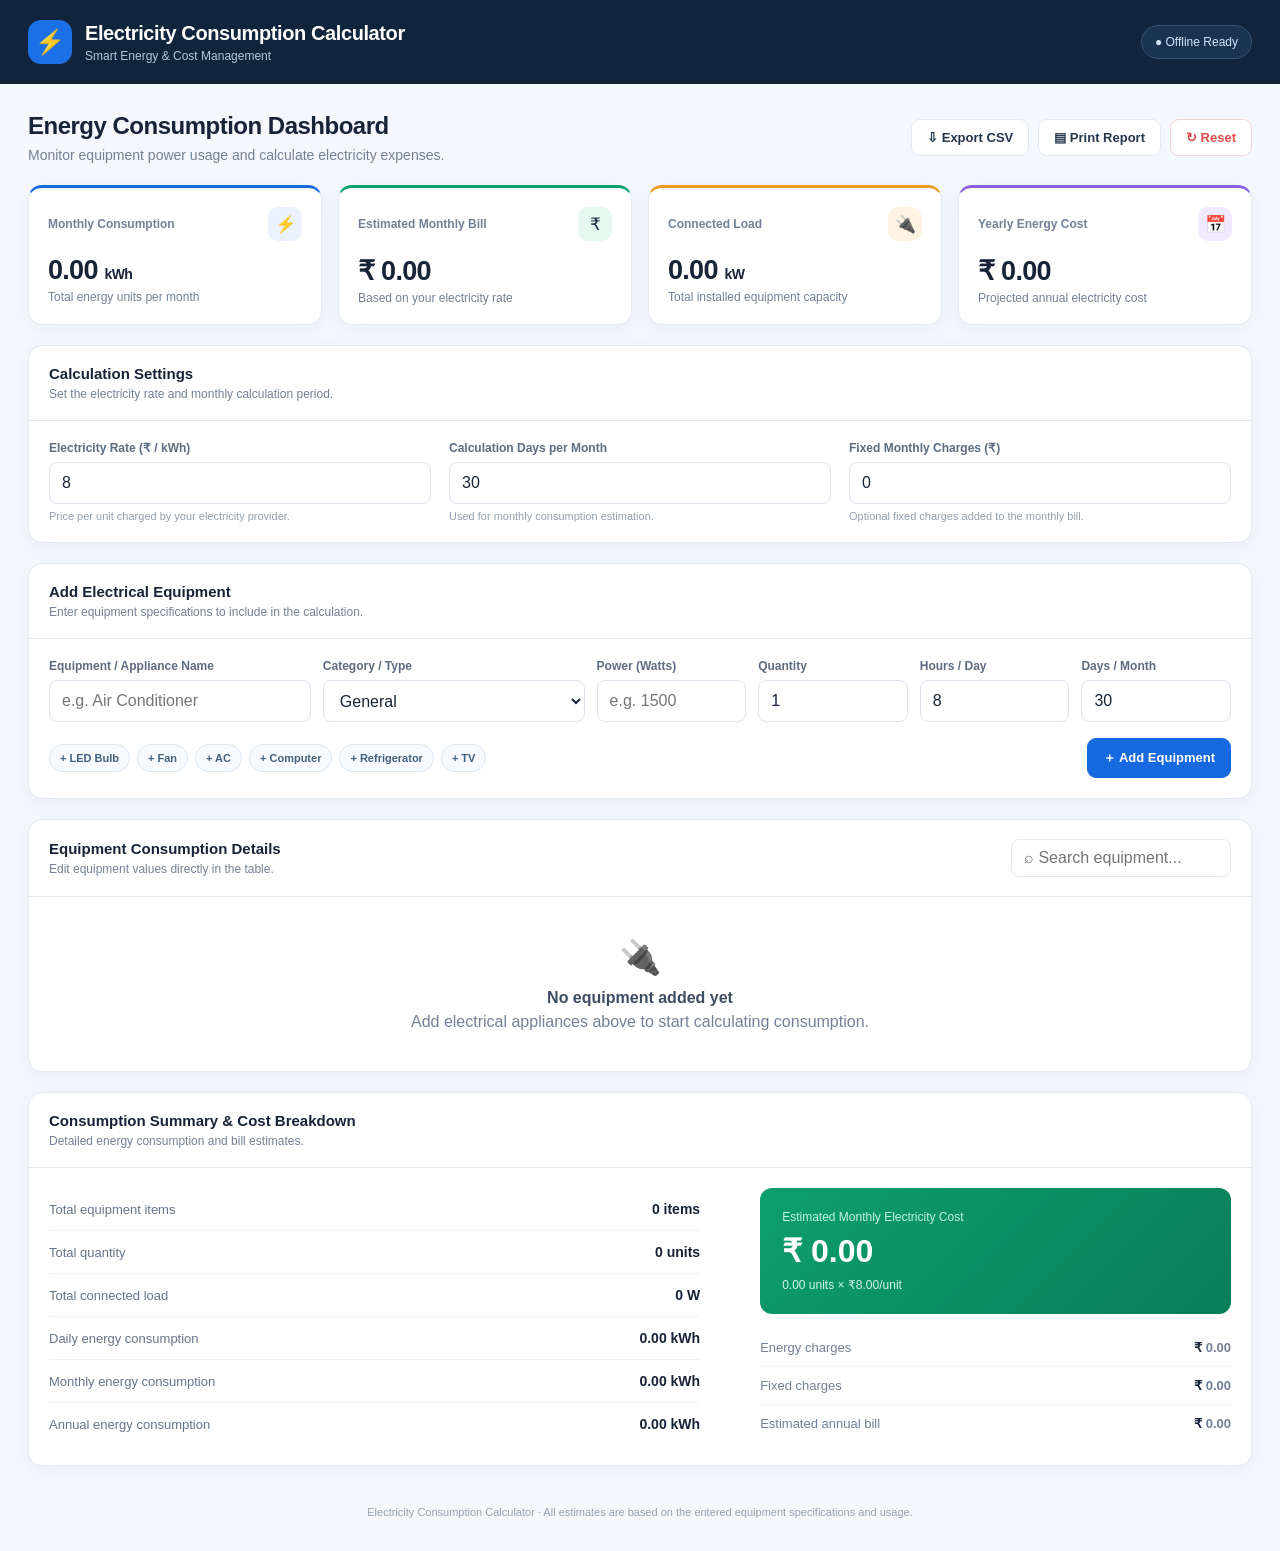
<file: tools/electricity-consumption-calculator.html>
<!DOCTYPE html>
<html lang="en">

<head>
    <meta charset="UTF-8">
    <meta name="viewport" content="width=device-width, initial-scale=1.0">
    <meta name="theme-color" content="#10243b">
    <meta name="color-scheme" content="light">
    <meta name="referrer" content="strict-origin-when-cross-origin">

    <!-- Google Analytics - Toolaxa -->
    <script async src="https://www.googletagmanager.com/gtag/js?id=G-05KPNRM3X5"></script>
        <script>
        window.dataLayer = window.dataLayer || [];
        function gtag(){dataLayer.push(arguments);}
        gtag('js', new Date());

        gtag('config', 'G-05KPNRM3X5');
    </script>

    <!-- Primary SEO -->
    <title>Electricity Consumption Calculator | Units & Bill Estimator | Toolaxa</title>

    <meta name="description" content="Calculate electricity consumption, monthly units (kWh), connected load and estimated electricity bills. Add appliances, set usage hours and calculate energy costs easily with Toolaxa.">

    <meta name="keywords" content="Electricity Consumption Calculator, Electricity Bill Calculator, Energy Calculator, Electricity Unit Calculator, kWh Calculator, Power Consumption Calculator, Appliance Electricity Usage, Monthly Electricity Bill, Toolaxa">

    <meta name="author" content="Toolaxa">
    <meta name="application-name" content="Toolaxa Electricity Consumption Calculator">

    <!-- Search Engine Indexing -->
    <meta name="robots" content="index, follow, max-image-preview:large, max-snippet:-1, max-video-preview:-1">
    <meta name="googlebot" content="index, follow, max-image-preview:large, max-snippet:-1, max-video-preview:-1">

    <!-- Canonical URL -->
    <!-- Update this URL if your actual published page path is different -->
    <link rel="canonical" href="https://toolaxa.com/tools/electricity-consumption-calculator.html">
    <link rel="icon" type="image/png" href="../assets/images/favicon.png">

    <!-- Open Graph: Facebook, WhatsApp, LinkedIn -->
    <meta property="og:type" content="website">
    <meta property="og:site_name" content="Toolaxa">
    <meta property="og:title" content="Electricity Consumption Calculator | Toolaxa">
    <meta property="og:description" content="Calculate appliance-wise electricity consumption, monthly kWh units, connected load and estimated electricity bills with Toolaxa.">
    <meta property="og:url" content="https://toolaxa.com/tools/electricity-consumption-calculator.html">
    <meta property="og:locale" content="en_IN">

    <!-- Twitter / X Card -->
    <meta name="twitter:card" content="summary">
    <meta name="twitter:title" content="Electricity Consumption Calculator | Toolaxa">
    <meta name="twitter:description" content="Calculate electricity units, appliance power consumption and estimated monthly electricity costs online.">

    <!-- Language -->
    <meta http-equiv="content-language" content="en-IN">

    <!-- Structured Data: Google Search -->
    <script type="application/ld+json">
    {
        "@context": "https://schema.org",
        "@type": "WebApplication",
        "name": "Electricity Consumption Calculator",
        "alternateName": "Toolaxa Electricity Calculator",
        "url": "https://toolaxa.com/tools/electricity-consumption-calculator.html",
        "description": "An online electricity consumption calculator to estimate appliance-wise energy usage, monthly kWh units, connected electrical load and electricity costs.",
        "applicationCategory": "UtilitiesApplication",
        "operatingSystem": "Any",
        "browserRequirements": "Requires JavaScript and a modern web browser.",
        "inLanguage": "en-IN",
        "author": {
            "@type": "Organization",
            "name": "Toolaxa",
            "url": "https://toolaxa.com/"
        },
        "publisher": {
            "@type": "Organization",
            "name": "Toolaxa",
            "url": "https://toolaxa.com/"
        }
    }
    </script>
</head>

<style>
:root {
  --primary: #1769e0;
  --primary-dark: #0e4fb4;
  --bg: #f4f7fb;
  --card: #ffffff;
  --text: #172337;
  --muted: #738196;
  --border: #e4eaf2;
  --green: #0e9f6e;
  --orange: #ed9b26;
  --red: #e34b4b;
  --shadow: 0 4px 20px rgba(15,35,65,.045);
}

* { box-sizing: border-box; }

body {
  margin: 0;
  font-family: Inter, "Segoe UI", Arial, sans-serif;
  background: var(--bg);
  color: var(--text);
}

button, input, select { font: inherit; }
button { cursor: pointer; }

.app { min-height: 100vh; }

/* Header */
.header {
  background: #10243b;
  color: #fff;
  padding: 20px 28px;
}

.header-inner {
  max-width: 1440px;
  margin: auto;
  display: flex;
  align-items: center;
  justify-content: space-between;
  gap: 20px;
}

.brand {
  display: flex;
  align-items: center;
  gap: 13px;
}

.brand-icon {
  height: 44px;
  width: 44px;
  border-radius: 13px;
  background: #1b70e8;
  display: flex;
  align-items: center;
  justify-content: center;
  font-size: 24px;
}

.brand h1 {
  font-size: 20px;
  margin: 0;
  font-weight: 750;
  letter-spacing: -.4px;
}

.brand p {
  margin: 4px 0 0;
  font-size: 12px;
  color: #b5c7db;
}

.header-right {
  display: flex;
  align-items: center;
  gap: 10px;
}

.header-tag {
  border: 1px solid #39536f;
  background: #1a334e;
  border-radius: 30px;
  color: #d6e7fa;
  padding: 9px 13px;
  font-size: 12px;
}

/* Main */
.container {
  max-width: 1440px;
  margin: auto;
  padding: 28px;
}

.page-heading {
  display: flex;
  align-items: center;
  justify-content: space-between;
  gap: 20px;
  margin-bottom: 22px;
}

.page-heading h2 {
  font-size: 24px;
  margin: 0;
  letter-spacing: -.5px;
}

.page-heading p {
  color: var(--muted);
  margin: 7px 0 0;
  font-size: 14px;
}

.actions {
  display: flex;
  gap: 9px;
  flex-wrap: wrap;
}

.btn {
  border: 1px solid var(--border);
  border-radius: 9px;
  padding: 10px 15px;
  background: white;
  color: #24364c;
  font-weight: 650;
  font-size: 13px;
  transition: .2s;
}

.btn:hover { background: #f1f6ff; border-color: #b9d3f7; }

.btn-primary {
  background: var(--primary);
  border-color: var(--primary);
  color: white;
}

.btn-primary:hover { background: var(--primary-dark); color: white; }

.btn-danger {
  color: var(--red);
  border-color: #f1d5d5;
}

.btn-sm {
  padding: 7px 10px;
  font-size: 12px;
}

/* Summary cards */
.stats {
  display: grid;
  grid-template-columns: repeat(4, 1fr);
  gap: 16px;
  margin-bottom: 20px;
}

.stat-card {
  background: var(--card);
  border: 1px solid var(--border);
  border-radius: 14px;
  padding: 19px;
  box-shadow: var(--shadow);
  position: relative;
  overflow: hidden;
}

.stat-top {
  display: flex;
  align-items: center;
  justify-content: space-between;
  gap: 8px;
}

.stat-label {
  font-size: 12px;
  color: var(--muted);
  font-weight: 650;
}

.stat-icon {
  width: 34px;
  height: 34px;
  display: grid;
  place-items: center;
  border-radius: 10px;
  font-size: 17px;
}

.blue { background: #eaf2ff; }
.green { background: #e6f8f0; }
.orange { background: #fff4e4; }
.purple { background: #f1eaff; }

.stat-value {
  font-size: 27px;
  font-weight: 800;
  margin: 14px 0 4px;
  letter-spacing: -.7px;
}

.stat-sub {
  font-size: 12px;
  color: var(--muted);
}

.stat-card.cost-card { border-top: 3px solid var(--green); }
.stat-card.units-card { border-top: 3px solid var(--primary); }
.stat-card.load-card { border-top: 3px solid var(--orange); }
.stat-card.year-card { border-top: 3px solid #8761df; }

/* Settings */
.settings-card, .equipment-card, .report-card {
  background: var(--card);
  border: 1px solid var(--border);
  border-radius: 14px;
  box-shadow: var(--shadow);
  margin-bottom: 20px;
}

.card-header {
  padding: 19px 20px;
  display: flex;
  align-items: center;
  justify-content: space-between;
  gap: 14px;
  border-bottom: 1px solid var(--border);
}

.card-title {
  font-size: 15px;
  font-weight: 750;
  margin: 0;
}

.card-desc {
  color: var(--muted);
  font-size: 12px;
  margin: 5px 0 0;
}

.settings-body {
  padding: 20px;
  display: grid;
  grid-template-columns: repeat(3, 1fr);
  gap: 18px;
}

.field label {
  display: block;
  color: #5d6c80;
  font-size: 12px;
  font-weight: 700;
  margin-bottom: 7px;
}

.field input, .field select {
  width: 100%;
  height: 42px;
  border: 1px solid #dce4ed;
  border-radius: 8px;
  padding: 0 12px;
  outline: none;
  background: #fff;
  color: var(--text);
  transition: border .2s, box-shadow .2s;
}

.field input:focus, .field select:focus {
  border-color: #6ba2ed;
  box-shadow: 0 0 0 3px #e8f1ff;
}

.field small {
  display: block;
  color: #93a0b1;
  font-size: 11px;
  margin-top: 6px;
}

/* Add equipment */
.add-body {
  padding: 20px;
}

.add-grid {
  display: grid;
  grid-template-columns: 1.4fr 1.4fr .8fr .8fr .8fr .8fr;
  gap: 12px;
  align-items: end;
}

.add-grid .field input, .add-grid .field select {
  height: 42px;
}

.add-footer {
  display: flex;
  justify-content: space-between;
  align-items: center;
  margin-top: 16px;
  gap: 12px;
  flex-wrap: wrap;
}

.quick-presets {
  display: flex;
  flex-wrap: wrap;
  gap: 7px;
}

.preset-chip {
  padding: 7px 10px;
  border: 1px solid #dce5f1;
  background: #f7faff;
  color: #42617e;
  border-radius: 30px;
  font-size: 11px;
  font-weight: 650;
}

.preset-chip:hover {
  background: #e9f2ff;
  color: var(--primary);
  border-color: #b9d3f7;
}

/* Equipment list */
.table-tools {
  display: flex;
  align-items: center;
  gap: 10px;
  flex-wrap: wrap;
}

.search-box {
  position: relative;
}

.search-box input {
  height: 38px;
  width: 220px;
  padding: 0 12px;
  border: 1px solid var(--border);
  border-radius: 8px;
  outline: none;
}

.search-box input:focus { border-color: #6ba2ed; }

.table-wrap { overflow-x: auto; }

table {
  border-collapse: collapse;
  width: 100%;
  min-width: 930px;
}

thead { background: #f8fafd; }

th {
  padding: 13px 12px;
  text-align: left;
  font-size: 11px;
  color: #77869a;
  font-weight: 750;
  border-bottom: 1px solid var(--border);
  white-space: nowrap;
}

td {
  padding: 13px 12px;
  border-bottom: 1px solid #edf1f5;
  font-size: 13px;
  white-space: nowrap;
}

tbody tr:hover { background: #fbfdff; }
tbody tr:last-child td { border-bottom: none; }

.equipment-name {
  font-weight: 750;
  color: #20344b;
}

.equipment-sub {
  display: block;
  font-size: 11px;
  color: #92a0b2;
  margin-top: 3px;
}

.row-input {
  width: 65px;
  height: 34px;
  border: 1px solid #e0e7ef;
  border-radius: 6px;
  padding: 0 7px;
  text-align: center;
  outline: none;
  font-size: 12px;
}

.row-input:focus { border-color: #6ba2ed; }

.units-cell { color: #1475d4; font-weight: 700; }
.cost-cell { color: #0b9467; font-weight: 750; }

.icon-btn {
  width: 30px;
  height: 30px;
  border: 1px solid #e5eaf1;
  background: white;
  border-radius: 7px;
  color: #8794a6;
  display: inline-flex;
  justify-content: center;
  align-items: center;
  font-size: 14px;
}

.icon-btn:hover {
  background: #fff1f1;
  color: var(--red);
  border-color: #f1cccc;
}

.empty-state {
  text-align: center;
  padding: 40px 20px;
  color: var(--muted);
}

.empty-icon { font-size: 34px; margin-bottom: 12px; }
.empty-state strong { display: block; margin-bottom: 6px; color: #3c4c61; }

/* Results */
.results-grid {
  display: grid;
  grid-template-columns: 1.15fr .85fr;
  gap: 20px;
}

.result-panel {
  padding: 20px;
}

.result-row {
  display: flex;
  align-items: center;
  justify-content: space-between;
  padding: 13px 0;
  border-bottom: 1px solid #eef2f6;
  gap: 12px;
}

.result-row:last-child { border-bottom: none; }

.result-label {
  color: #65758a;
  font-size: 13px;
}

.result-value {
  font-weight: 750;
  font-size: 14px;
}

.bill-highlight {
  background: linear-gradient(135deg, #0e9f6e, #087d58);
  border-radius: 12px;
  color: white;
  padding: 22px;
  margin-bottom: 15px;
}

.bill-highlight .bill-label {
  color: #c5f3e0;
  font-size: 12px;
}

.bill-highlight .bill-amount {
  font-size: 32px;
  font-weight: 800;
  margin: 8px 0;
}

.bill-highlight .bill-sub {
  color: #d1f6e7;
  font-size: 12px;
}

.breakdown {
  display: flex;
  align-items: center;
  justify-content: space-between;
  padding: 11px 0;
  font-size: 13px;
  border-bottom: 1px solid #edf1f5;
}

.breakdown:last-child { border-bottom: none; }

.breakdown span:first-child { color: #718096; }
.breakdown span:last-child { font-weight: 700; }

.report-footer {
  text-align: center;
  color: #95a2b2;
  font-size: 11px;
  padding: 20px 0 5px;
}

/* Toast */
.toast {
  position: fixed;
  bottom: 22px;
  left: 50%;
  transform: translate(-50%, 100px);
  opacity: 0;
  background: #142a40;
  color: white;
  padding: 12px 18px;
  border-radius: 10px;
  font-size: 13px;
  box-shadow: 0 6px 25px #0002;
  transition: .3s;
  z-index: 999;
}

.toast.show {
  transform: translate(-50%, 0);
  opacity: 1;
}

/* Responsive */
@media(max-width:1100px) {
  .stats { grid-template-columns: repeat(2, 1fr); }
  .add-grid { grid-template-columns: repeat(3, 1fr); }
}

@media(max-width:720px) {
  .header { padding: 15px; }
  .header-inner { align-items: flex-start; }
  .brand h1 { font-size: 17px; }
  .header-tag { display: none; }
  .container { padding: 16px 12px 28px; }
  .page-heading { align-items: flex-start; flex-direction: column; }
  .page-heading h2 { font-size: 21px; }
  .actions { width: 100%; }
  .actions .btn { flex: 1; justify-content: center; }
  .stats { gap: 10px; }
  .stat-card { padding: 14px; }
  .stat-value { font-size: 23px; }
  .stat-label { font-size: 11px; }
  .stat-icon { width: 30px; height: 30px; }
  .settings-body { grid-template-columns: 1fr; gap: 14px; padding: 15px; }
  .add-grid { grid-template-columns: repeat(2, 1fr); }
  .add-grid .field:first-child, .add-grid .field:nth-child(2) {
    grid-column: span 2;
  }
  .add-footer { align-items: flex-start; }
  .add-footer .btn { width: 100%; }
  .card-header { padding: 15px; align-items: flex-start; flex-direction: column; }
  .table-tools { width: 100%; }
  .search-box { width: 100%; }
  .search-box input { width: 100%; }
  .results-grid { grid-template-columns: 1fr; gap: 12px; }
  .result-panel { padding: 15px; }
}

@media(max-width:400px) {
  .stats { grid-template-columns: 1fr 1fr; }
  .stat-value { font-size: 20px; }
  .add-grid { gap: 9px; }
  .brand-icon { height: 38px; width: 38px; }
}

/* Print */
@media print {
  body { background: white; }
  .header { background: #10243b !important; print-color-adjust: exact; }
  .container { padding: 10px; }
  .actions, .add-equipment, .settings-card, .table-tools, .remove-btn,
  .quick-presets, .report-footer { display: none !important; }
  .stat-card, .equipment-card, .report-card { box-shadow: none; }
  .stats { grid-template-columns: repeat(4,1fr); }
  .table-wrap { overflow: visible; }
  table { min-width: 0; }
  th, td { padding: 7px 5px; font-size: 10px; }
  .row-input { border: none; background: transparent; width: 50px; }
  .results-grid { grid-template-columns: 1fr 1fr; }
}
</style>
</head>

<body>
<div class="app">

<header class="header">
  <div class="header-inner">
    <div class="brand">
      <div class="brand-icon">⚡</div>
      <div>
        <h1>Electricity Consumption Calculator</h1>
        <p>Smart Energy & Cost Management</p>
      </div>
    </div>
    <div class="header-right">
      <div class="header-tag">● Offline Ready</div>
    </div>
  </div>
</header>

<main class="container">

  <div class="page-heading">
    <div>
      <h2>Energy Consumption Dashboard</h2>
      <p>Monitor equipment power usage and calculate electricity expenses.</p>
    </div>
    <div class="actions">
      <button class="btn" onclick="exportCSV()">⇩ Export CSV</button>
      <button class="btn" onclick="window.print()">▤ Print Report</button>
      <button class="btn btn-danger" onclick="clearAll()">↻ Reset</button>
    </div>
  </div>

  <!-- SUMMARY -->
  <section class="stats">
    <div class="stat-card units-card">
      <div class="stat-top">
        <span class="stat-label">Monthly Consumption</span>
        <div class="stat-icon blue">⚡</div>
      </div>
      <div class="stat-value"><span id="monthlyUnits">0.00</span> <span style="font-size:14px">kWh</span></div>
      <div class="stat-sub">Total energy units per month</div>
    </div>

    <div class="stat-card cost-card">
      <div class="stat-top">
        <span class="stat-label">Estimated Monthly Bill</span>
        <div class="stat-icon green">₹</div>
      </div>
      <div class="stat-value">₹ <span id="monthlyBill">0.00</span></div>
      <div class="stat-sub">Based on your electricity rate</div>
    </div>

    <div class="stat-card load-card">
      <div class="stat-top">
        <span class="stat-label">Connected Load</span>
        <div class="stat-icon orange">🔌</div>
      </div>
      <div class="stat-value"><span id="totalLoad">0.00</span> <span style="font-size:14px">kW</span></div>
      <div class="stat-sub">Total installed equipment capacity</div>
    </div>

    <div class="stat-card year-card">
      <div class="stat-top">
        <span class="stat-label">Yearly Energy Cost</span>
        <div class="stat-icon purple">📅</div>
      </div>
      <div class="stat-value">₹ <span id="yearlyBill">0.00</span></div>
      <div class="stat-sub">Projected annual electricity cost</div>
    </div>
  </section>

  <!-- TARIFF SETTINGS -->
  <section class="settings-card">
    <div class="card-header">
      <div>
        <h3 class="card-title">Calculation Settings</h3>
        <p class="card-desc">Set the electricity rate and monthly calculation period.</p>
      </div>
    </div>
    <div class="settings-body">
      <div class="field">
        <label>Electricity Rate (₹ / kWh)</label>
        <input id="rate" type="number" min="0" step="0.01" value="8" oninput="calculate()">
        <small>Price per unit charged by your electricity provider.</small>
      </div>
      <div class="field">
        <label>Calculation Days per Month</label>
        <input id="monthDays" type="number" min="1" max="31" value="30" oninput="calculate()">
        <small>Used for monthly consumption estimation.</small>
      </div>
      <div class="field">
        <label>Fixed Monthly Charges (₹)</label>
        <input id="fixedCharges" type="number" min="0" step="0.01" value="0" oninput="calculate()">
        <small>Optional fixed charges added to the monthly bill.</small>
      </div>
    </div>
  </section>

  <!-- ADD EQUIPMENT -->
  <section class="equipment-card add-equipment">
    <div class="card-header">
      <div>
        <h3 class="card-title">Add Electrical Equipment</h3>
        <p class="card-desc">Enter equipment specifications to include in the calculation.</p>
      </div>
    </div>
    <div class="add-body">
      <div class="add-grid">
        <div class="field">
          <label>Equipment / Appliance Name</label>
          <input id="newName" placeholder="e.g. Air Conditioner">
        </div>
        <div class="field">
          <label>Category / Type</label>
          <select id="newCategory">
            <option>General</option>
            <option>Cooling</option>
            <option>Lighting</option>
            <option>IT & Electronics</option>
            <option>Kitchen</option>
            <option>Office Equipment</option>
            <option>Industrial</option>
            <option>Other</option>
          </select>
        </div>
        <div class="field">
          <label>Power (Watts)</label>
          <input id="newWatt" type="number" min="0" placeholder="e.g. 1500">
        </div>
        <div class="field">
          <label>Quantity</label>
          <input id="newQty" type="number" min="1" value="1">
        </div>
        <div class="field">
          <label>Hours / Day</label>
          <input id="newHours" type="number" min="0" max="24" step="0.1" value="8">
        </div>
        <div class="field">
          <label>Days / Month</label>
          <input id="newDays" type="number" min="0" max="31" value="30">
        </div>
      </div>

      <div class="add-footer">
        <div class="quick-presets">
          <button class="preset-chip" onclick="preset('LED Bulb',9,'Lighting')">+ LED Bulb</button>
          <button class="preset-chip" onclick="preset('Ceiling Fan',75,'General')">+ Fan</button>
          <button class="preset-chip" onclick="preset('Air Conditioner',1500,'Cooling')">+ AC</button>
          <button class="preset-chip" onclick="preset('Desktop Computer',200,'IT & Electronics')">+ Computer</button>
          <button class="preset-chip" onclick="preset('Refrigerator',250,'Kitchen')">+ Refrigerator</button>
          <button class="preset-chip" onclick="preset('LED TV',100,'IT & Electronics')">+ TV</button>
        </div>
        <button class="btn btn-primary" onclick="addEquipment()">＋ Add Equipment</button>
      </div>
    </div>
  </section>

  <!-- EQUIPMENT TABLE -->
  <section class="equipment-card">
    <div class="card-header">
      <div>
        <h3 class="card-title">Equipment Consumption Details</h3>
        <p class="card-desc">Edit equipment values directly in the table.</p>
      </div>
      <div class="table-tools">
        <div class="search-box">
          <input id="search" placeholder="⌕ Search equipment..." oninput="renderTable()">
        </div>
      </div>
    </div>

    <div class="table-wrap">
      <table>
        <thead>
          <tr>
            <th>Equipment</th>
            <th>Power (W)</th>
            <th>Qty</th>
            <th>Hours / Day</th>
            <th>Days / Month</th>
            <th>Daily (kWh)</th>
            <th>Monthly (kWh)</th>
            <th>Monthly Cost</th>
            <th class="remove-btn">Action</th>
          </tr>
        </thead>
        <tbody id="equipmentBody"></tbody>
      </table>
    </div>
    <div id="emptyState" class="empty-state" style="display:none">
      <div class="empty-icon">🔌</div>
      <strong>No equipment added yet</strong>
      Add electrical appliances above to start calculating consumption.
    </div>
  </section>

  <!-- RESULTS -->
  <section class="report-card">
    <div class="card-header">
      <div>
        <h3 class="card-title">Consumption Summary & Cost Breakdown</h3>
        <p class="card-desc">Detailed energy consumption and bill estimates.</p>
      </div>
    </div>

    <div class="results-grid">
      <div class="result-panel">
        <div class="result-row">
          <span class="result-label">Total equipment items</span>
          <span class="result-value" id="itemCount">0 items</span>
        </div>
        <div class="result-row">
          <span class="result-label">Total quantity</span>
          <span class="result-value" id="totalQty">0 units</span>
        </div>
        <div class="result-row">
          <span class="result-label">Total connected load</span>
          <span class="result-value" id="loadWattSummary">0 W</span>
        </div>
        <div class="result-row">
          <span class="result-label">Daily energy consumption</span>
          <span class="result-value" id="dailySummary">0.00 kWh</span>
        </div>
        <div class="result-row">
          <span class="result-label">Monthly energy consumption</span>
          <span class="result-value" id="monthlySummary">0.00 kWh</span>
        </div>
        <div class="result-row">
          <span class="result-label">Annual energy consumption</span>
          <span class="result-value" id="annualUnits">0.00 kWh</span>
        </div>
      </div>

      <div class="result-panel">
        <div class="bill-highlight">
          <div class="bill-label">Estimated Monthly Electricity Cost</div>
          <div class="bill-amount">₹ <span id="billBig">0.00</span></div>
          <div class="bill-sub"><span id="billUnits">0.00</span> units × ₹<span id="billRate">8.00</span>/unit</div>
        </div>
        <div class="breakdown">
          <span>Energy charges</span>
          <span>₹ <span id="energyCost">0.00</span></span>
        </div>
        <div class="breakdown">
          <span>Fixed charges</span>
          <span>₹ <span id="fixedSummary">0.00</span></span>
        </div>
        <div class="breakdown">
          <span>Estimated annual bill</span>
          <span>₹ <span id="annualBillSummary">0.00</span></span>
        </div>
      </div>
    </div>
  </section>

  <div class="report-footer">
    Electricity Consumption Calculator · All estimates are based on the entered equipment specifications and usage.
  </div>
</main>
</div>

<div id="toast" class="toast">Saved successfully</div>

<script>
/* =========================================
   ELECTRICITY CONSUMPTION CALCULATOR
   ========================================= */

const STORAGE_KEY = "electricity_calculator_v1";

let equipment = [];
let settings = {
  rate: 8,
  monthDays: 30,
  fixedCharges: 0
};

function uid() {
  return Date.now().toString(36) + Math.random().toString(36).slice(2, 7);
}

function loadData() {
  try {
    const saved = JSON.parse(localStorage.getItem(STORAGE_KEY));
    if (saved) {
      equipment = Array.isArray(saved.equipment) ? saved.equipment : [];
      settings = saved.settings || settings;
    }
  } catch(e) {
    console.warn("Could not load saved data", e);
  }

  document.getElementById("rate").value = settings.rate ?? 8;
  document.getElementById("monthDays").value = settings.monthDays ?? 30;
  document.getElementById("fixedCharges").value = settings.fixedCharges ?? 0;

  calculate();
}

function saveData() {
  settings.rate = number("rate");
  settings.monthDays = number("monthDays", 30);
  settings.fixedCharges = number("fixedCharges");

  localStorage.setItem(STORAGE_KEY, JSON.stringify({
    equipment, settings
  }));
}

function number(id, fallback = 0) {
  const value = parseFloat(document.getElementById(id).value);
  return Number.isFinite(value) ? value : fallback;
}

function money(value) {
  return value.toLocaleString("en-IN", {
    minimumFractionDigits: 2,
    maximumFractionDigits: 2
  });
}

function preset(name, watts, category) {
  document.getElementById("newName").value = name;
  document.getElementById("newWatt").value = watts;
  document.getElementById("newCategory").value = category;
  document.getElementById("newName").focus();
}

function addEquipment() {
  const name = document.getElementById("newName").value.trim();
  const watts = number("newWatt");
  const qty = number("newQty", 1);
  const hours = number("newHours", 8);
  const days = number("newDays", 30);
  const category = document.getElementById("newCategory").value;

  if (!name) {
    showToast("Please enter an equipment name.");
    document.getElementById("newName").focus();
    return;
  }

  if (watts <= 0) {
    showToast("Please enter valid power in watts.");
    document.getElementById("newWatt").focus();
    return;
  }

  if (qty <= 0 || hours < 0 || hours > 24 || days < 0 || days > 31) {
    showToast("Please check quantity, hours and days.");
    return;
  }

  equipment.push({
    id: uid(), name, category, watts, qty, hours, days
  });

  document.getElementById("newName").value = "";
  document.getElementById("newWatt").value = "";
  document.getElementById("newQty").value = 1;
  document.getElementById("newHours").value = 8;
  document.getElementById("newDays").value = 30;

  calculate();
  showToast("Equipment added successfully");
}

function deleteEquipment(id) {
  equipment = equipment.filter(item => item.id !== id);
  calculate();
  showToast("Equipment removed");
}

function updateItem(id, key, value) {
  const item = equipment.find(e => e.id === id);
  if (!item) return;

  value = parseFloat(value);
  if (!Number.isFinite(value)) value = 0;

  if (key === "qty") value = Math.max(1, value);
  if (key === "watts") value = Math.max(0, value);
  if (key === "hours") value = Math.min(24, Math.max(0, value));
  if (key === "days") value = Math.min(31, Math.max(0, value));

  item[key] = value;
  calculate();
}

function itemDaily(item) {
  return (item.watts * item.qty * item.hours) / 1000;
}

function itemMonthly(item) {
  return itemDaily(item) * item.days;
}

function calculate() {
  settings.rate = number("rate", 8);
  settings.monthDays = Math.min(31, Math.max(1, number("monthDays", 30)));
  settings.fixedCharges = number("fixedCharges");

  let totalLoadW = 0;
  let totalDaily = 0;
  let totalMonthly = 0;
  let totalQty = 0;

  equipment.forEach(item => {
    totalLoadW += item.watts * item.qty;
    totalDaily += itemDaily(item);
    totalMonthly += itemMonthly(item);
    totalQty += item.qty;
  });

  const energyCost = totalMonthly * settings.rate;
  const monthlyBill = energyCost + settings.fixedCharges;
  const yearlyUnits = totalMonthly * 12;
  const yearlyBill = monthlyBill * 12;

  document.getElementById("monthlyUnits").textContent = money(totalMonthly);
  document.getElementById("monthlyBill").textContent = money(monthlyBill);
  document.getElementById("totalLoad").textContent = (totalLoadW / 1000).toFixed(2);
  document.getElementById("yearlyBill").textContent = money(yearlyBill);

  document.getElementById("itemCount").textContent = equipment.length + (equipment.length === 1 ? " item" : " items");
  document.getElementById("totalQty").textContent = totalQty + " units";
  document.getElementById("loadWattSummary").textContent = totalLoadW.toLocaleString("en-IN") + " W";
  document.getElementById("dailySummary").textContent = money(totalDaily) + " kWh";
  document.getElementById("monthlySummary").textContent = money(totalMonthly) + " kWh";
  document.getElementById("annualUnits").textContent = money(yearlyUnits) + " kWh";

  document.getElementById("billBig").textContent = money(monthlyBill);
  document.getElementById("billUnits").textContent = money(totalMonthly);
  document.getElementById("billRate").textContent = money(settings.rate);
  document.getElementById("energyCost").textContent = money(energyCost);
  document.getElementById("fixedSummary").textContent = money(settings.fixedCharges);
  document.getElementById("annualBillSummary").textContent = money(yearlyBill);

  renderTable();
  saveData();
}

function renderTable() {
  const tbody = document.getElementById("equipmentBody");
  const search = (document.getElementById("search")?.value || "").toLowerCase().trim();

  const filtered = equipment.filter(item =>
    item.name.toLowerCase().includes(search) ||
    (item.category || "").toLowerCase().includes(search)
  );

  tbody.innerHTML = "";

  document.getElementById("emptyState").style.display =
    equipment.length === 0 ? "block" : "none";

  document.querySelector(".table-wrap").style.display =
    equipment.length === 0 ? "none" : "block";

  if (equipment.length === 0) return;

  if (filtered.length === 0) {
    tbody.innerHTML = `<tr><td colspan="9" style="text-align:center;padding:30px;color:#8997a8">
      No matching equipment found.
    </td></tr>`;
    return;
  }

  filtered.forEach(item => {
    const daily = itemDaily(item);
    const monthly = itemMonthly(item);
    const cost = monthly * settings.rate;

    const tr = document.createElement("tr");
    tr.innerHTML = `
      <td>
        <span class="equipment-name"></span>
        <span class="equipment-sub"></span>
      </td>
      <td><input class="row-input" type="number" min="0" value="${item.watts}" aria-label="Watts"></td>
      <td><input class="row-input" type="number" min="1" value="${item.qty}" aria-label="Quantity"></td>
      <td><input class="row-input" type="number" min="0" max="24" step="0.1" value="${item.hours}" aria-label="Hours per day"></td>
      <td><input class="row-input" type="number" min="0" max="31" value="${item.days}" aria-label="Days per month"></td>
      <td>${money(daily)}</td>
      <td class="units-cell">${money(monthly)}</td>
      <td class="cost-cell">₹ ${money(cost)}</td>
      <td class="remove-btn"><button class="icon-btn" title="Delete equipment" aria-label="Delete">✕</button></td>
    `;

    tr.querySelector(".equipment-name").textContent = item.name;
    tr.querySelector(".equipment-sub").textContent = item.category || "General";

    const inputs = tr.querySelectorAll("input");
    inputs[0].addEventListener("change", e => updateItem(item.id, "watts", e.target.value));
    inputs[1].addEventListener("change", e => updateItem(item.id, "qty", e.target.value));
    inputs[2].addEventListener("change", e => updateItem(item.id, "hours", e.target.value));
    inputs[3].addEventListener("change", e => updateItem(item.id, "days", e.target.value));

    tr.querySelector("button").addEventListener("click", () => deleteEquipment(item.id));

    tbody.appendChild(tr);
  });
}

function exportCSV() {
  if (equipment.length === 0) {
    showToast("Add equipment before exporting.");
    return;
  }

  const rate = settings.rate;
  const rows = [
    ["Electricity Consumption Report"],
    ["Generated", new Date().toLocaleString()],
    ["Electricity Rate (Rs/unit)", rate],
    [],
    ["Equipment", "Category", "Power (W)", "Quantity", "Hours/day", "Days/month", "Daily kWh", "Monthly kWh", "Monthly Cost (Rs)"]
  ];

  equipment.forEach(item => {
    rows.push([
      item.name, item.category, item.watts, item.qty, item.hours, item.days,
      itemDaily(item).toFixed(3), itemMonthly(item).toFixed(3),
      (itemMonthly(item) * rate).toFixed(2)
    ]);
  });

  const totalMonthly = equipment.reduce((sum, item) => sum + itemMonthly(item), 0);
  rows.push([]);
  rows.push(["Total Monthly Units (kWh)", totalMonthly.toFixed(2)]);
  rows.push(["Energy Charges (Rs)", (totalMonthly * rate).toFixed(2)]);
  rows.push(["Fixed Charges (Rs)", settings.fixedCharges.toFixed(2)]);
  rows.push(["Estimated Monthly Bill (Rs)", (totalMonthly * rate + settings.fixedCharges).toFixed(2)]);
  rows.push(["Estimated Annual Bill (Rs)", ((totalMonthly * rate + settings.fixedCharges) * 12).toFixed(2)]);

  const csv = rows.map(row =>
    row.map(value => `"${String(value ?? "").replace(/"/g, '""')}"`).join(",")
  ).join("\r\n");

  const blob = new Blob(["\uFEFF" + csv], { type: "text/csv;charset=utf-8;" });
  const url = URL.createObjectURL(blob);
  const link = document.createElement("a");
  link.href = url;
  link.download = "electricity-consumption-report.csv";
  link.click();
  URL.revokeObjectURL(url);

  showToast("CSV report downloaded");
}

function clearAll() {
  if (!confirm("Are you sure you want to clear all equipment and reset settings?")) return;

  equipment = [];
  settings = { rate: 8, monthDays: 30, fixedCharges: 0 };

  document.getElementById("rate").value = 8;
  document.getElementById("monthDays").value = 30;
  document.getElementById("fixedCharges").value = 0;
  document.getElementById("search").value = "";

  calculate();
  showToast("Calculator has been reset");
}

let toastTimer;
function showToast(message) {
  const toast = document.getElementById("toast");
  toast.textContent = message;
  toast.classList.add("show");
  clearTimeout(toastTimer);
  toastTimer = setTimeout(() => toast.classList.remove("show"), 2400);
}

// Start
loadData();
</script>
</body>
</html>
</file>
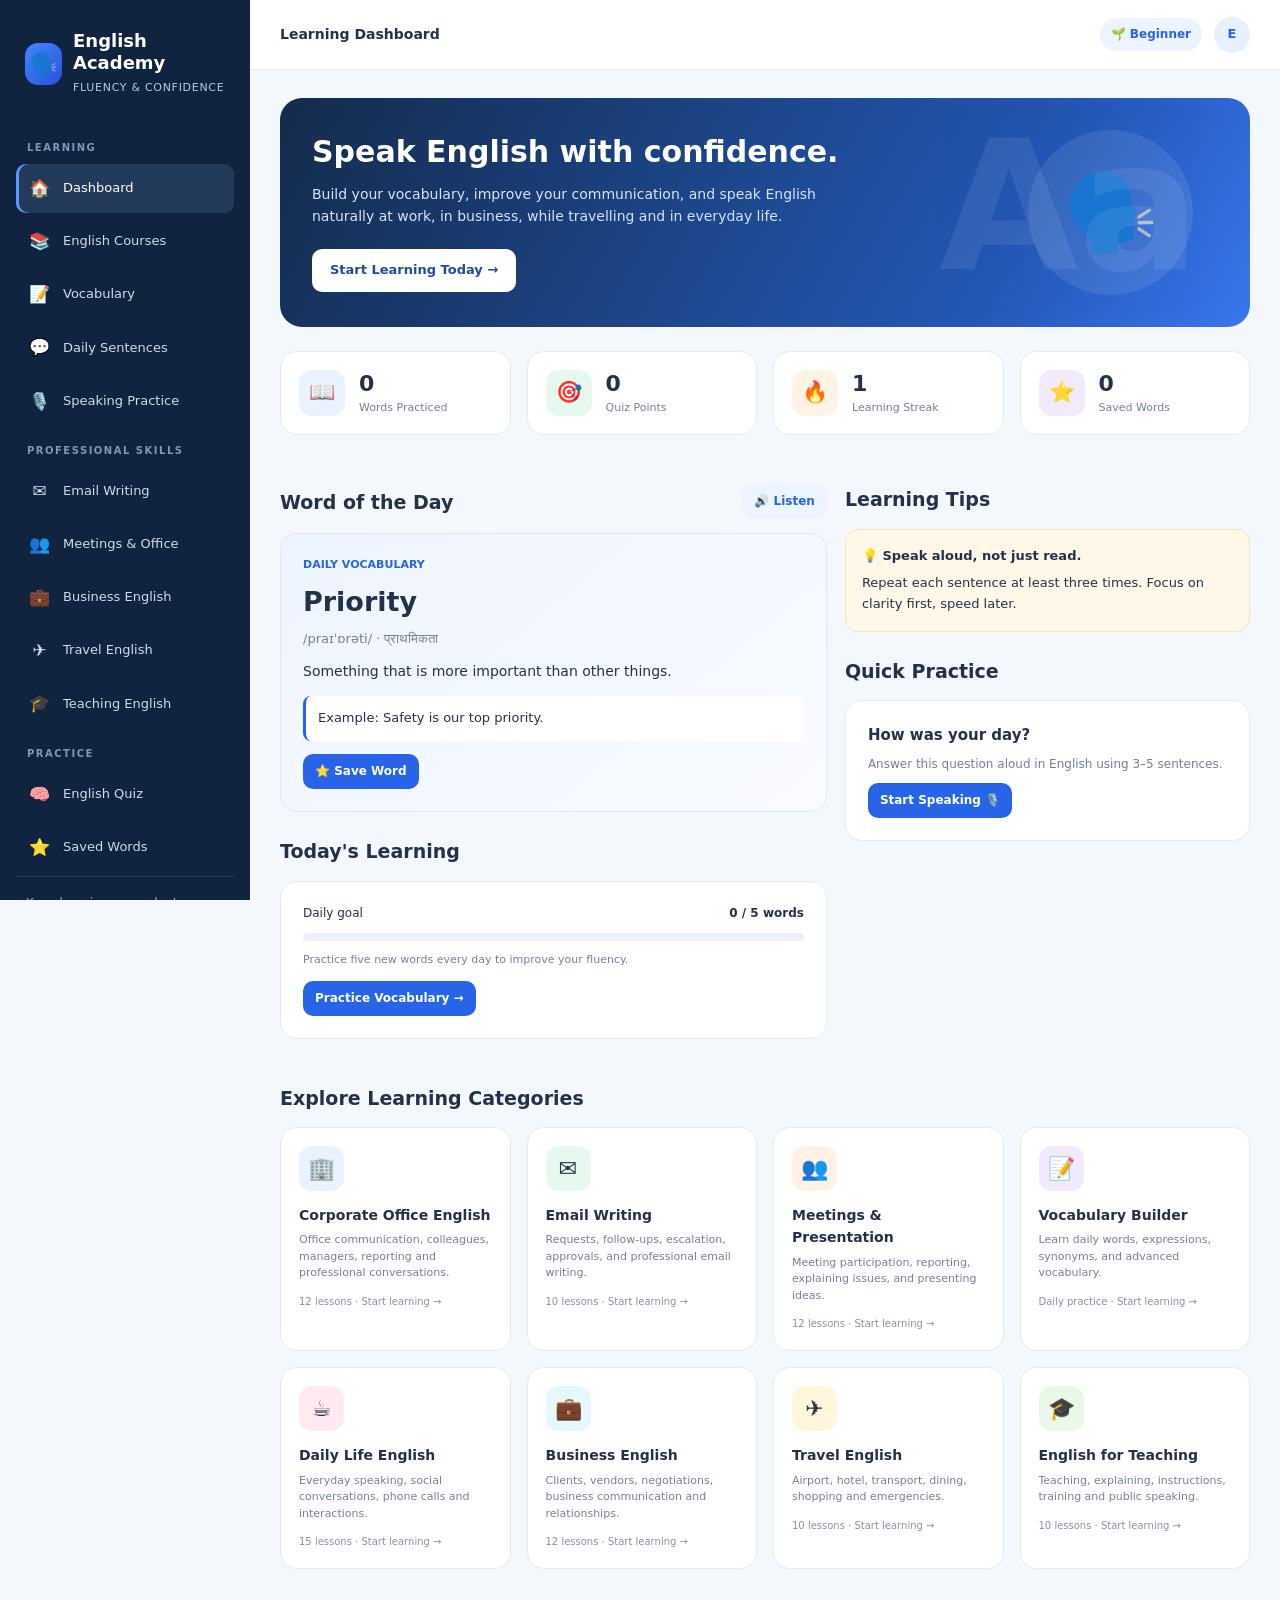
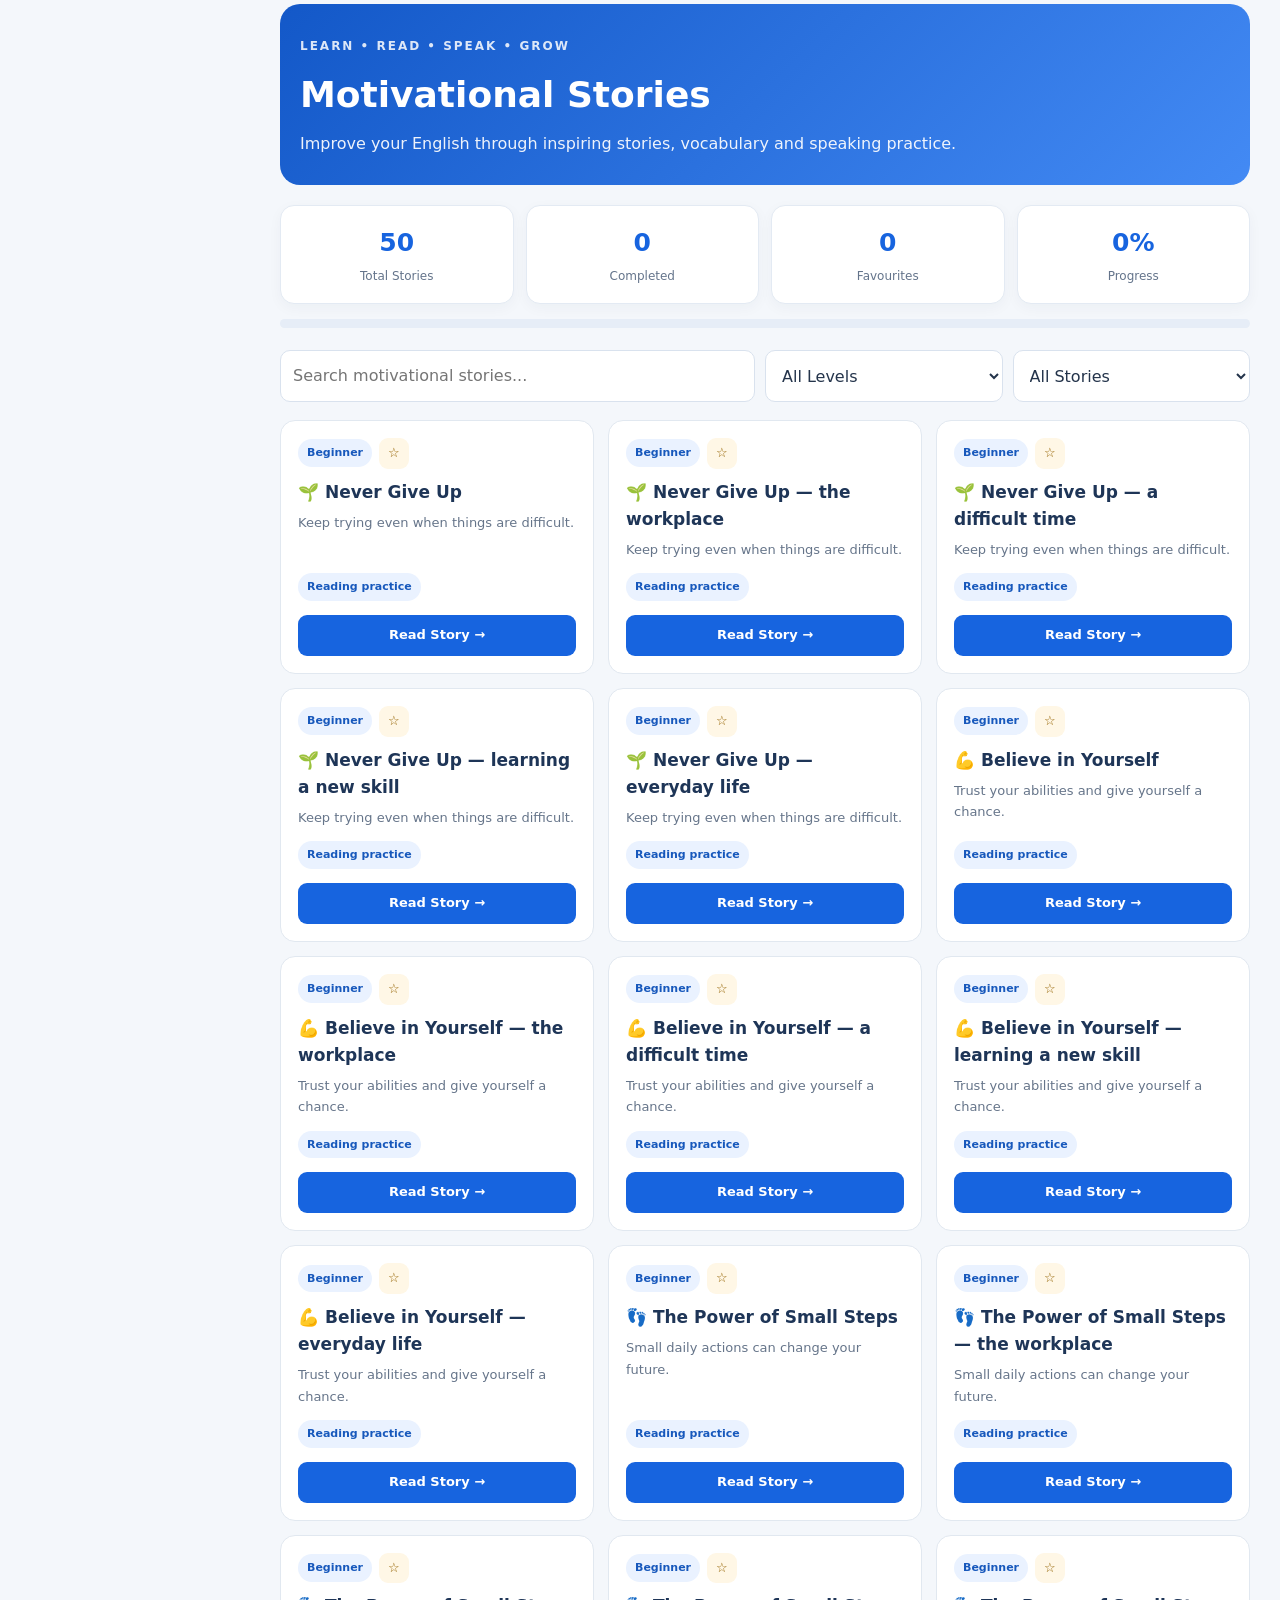
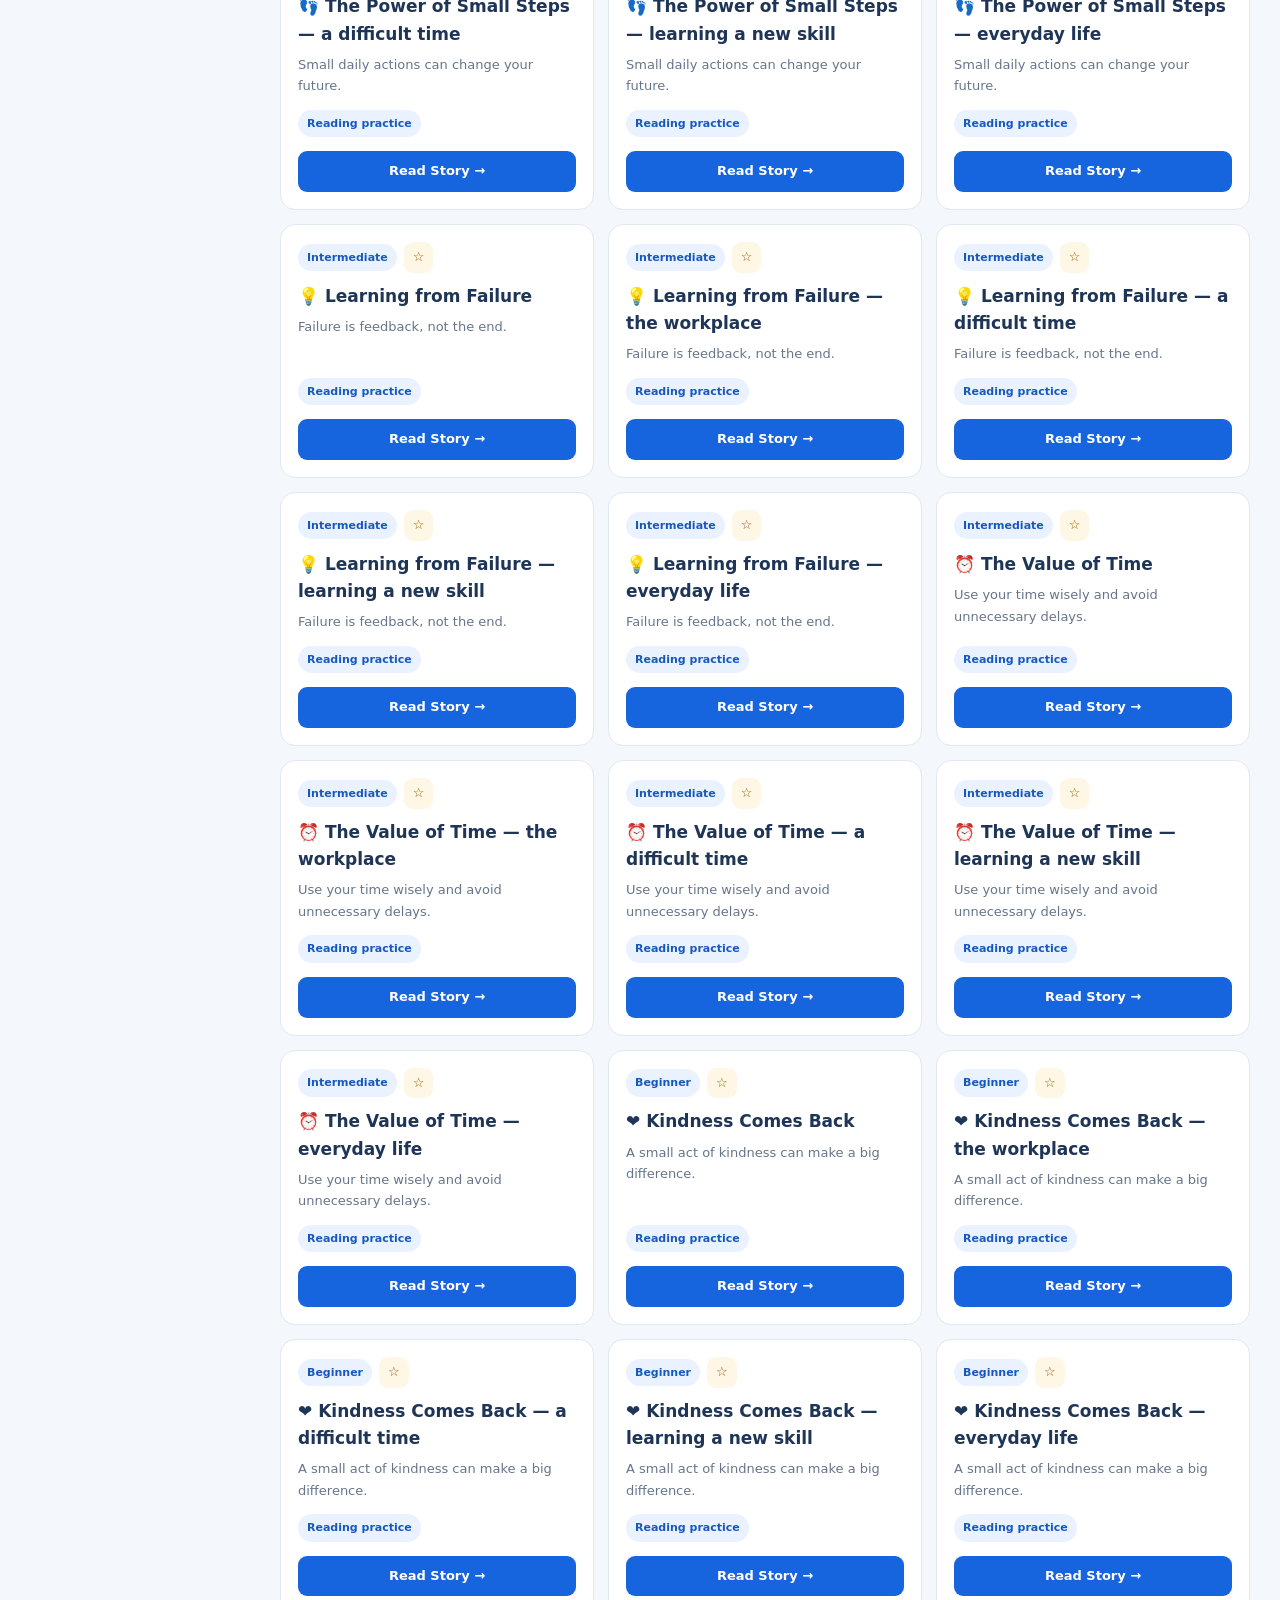
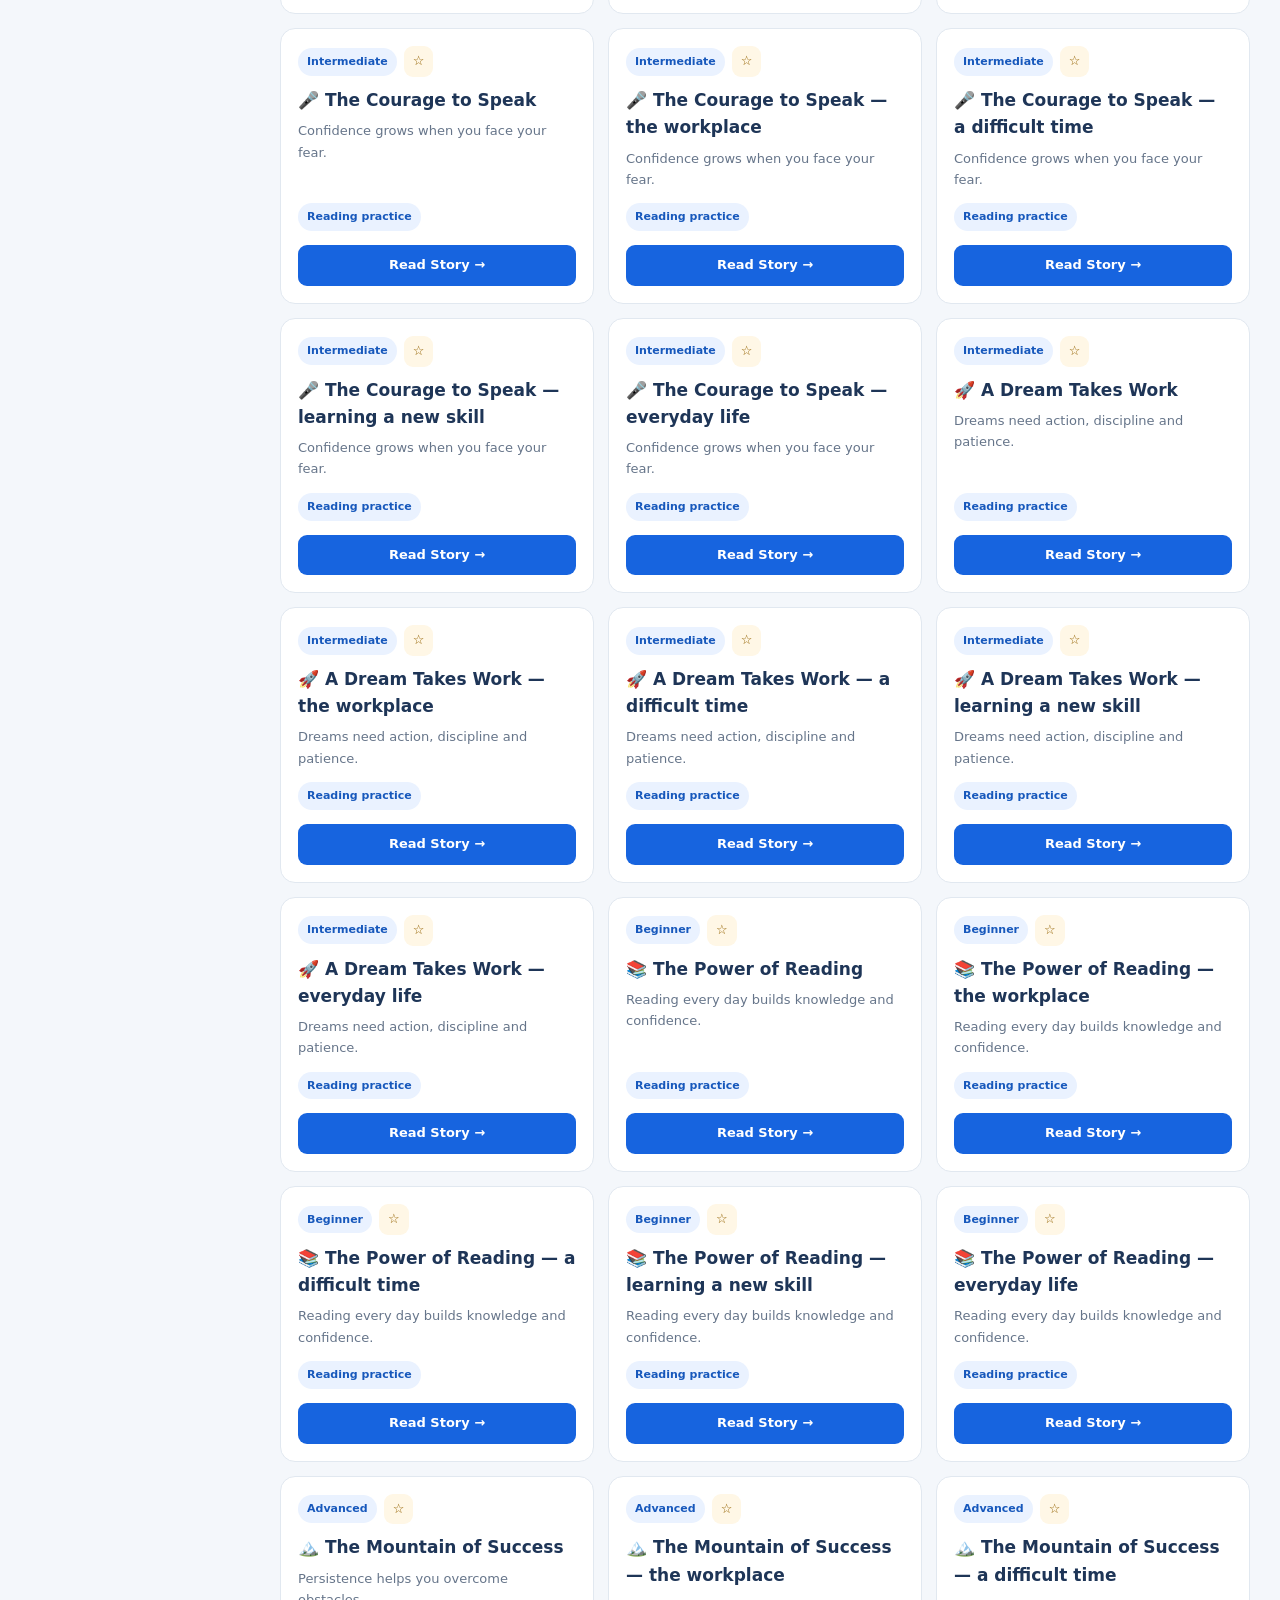
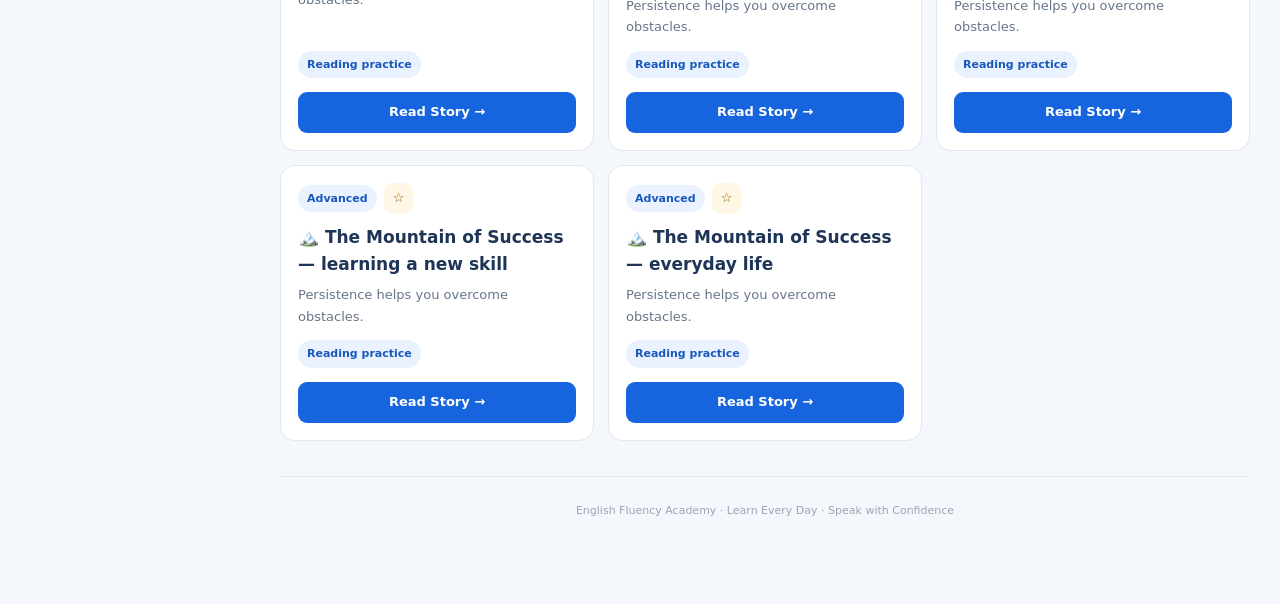
<file: tools/english-fluency.html>
<!DOCTYPE html>
<html lang="en">
<head>
<meta charset="UTF-8">
<meta name="viewport" content="width=device-width, initial-scale=1.0">

<title>English Fluency Academy | Speak Confidently in English</title>

<!-- Google Analytics - Toolaxa -->
    <script async src="https://www.googletagmanager.com/gtag/js?id=G-05KPNRM3X5"></script>
        <script>
        window.dataLayer = window.dataLayer || [];
        function gtag(){dataLayer.push(arguments);}
        gtag('js', new Date());

        gtag('config', 'G-05KPNRM3X5');
    </script>

<meta name="description" content="Learn fluent English for corporate offices, meetings, emails, business, daily conversations, travel and teaching. Practice vocabulary, pronunciation, speaking and professional communication.">
<meta name="keywords" content="English speaking course, spoken English, professional English, corporate English, English vocabulary, English conversation, English email writing, meeting English, business English, travel English">
<meta name="author" content="English Fluency Academy">
<meta name="robots" content="index, follow">
<meta name="theme-color" content="#10233f">

<!-- Replace this URL with your final published page URL -->
<link rel="canonical" href="https://toolaxa.com/tools/english-fluency.html">
<link rel="icon" type="image/png" href="https://toolaxa.com/assets/images/favicon.png">

<meta property="og:type" content="website">
<meta property="og:title" content="English Fluency Academy - Learn Professional English">
<meta property="og:description" content="Improve English speaking, vocabulary, corporate communication, business conversations and everyday fluency.">
<meta property="og:url" content="https://toolaxa.com/tools/english-fluency.html">
<meta property="og:site_name" content="Toolaxa">

<meta name="twitter:card" content="summary">
<meta name="twitter:title" content="English Fluency Academy">
<meta name="twitter:description" content="Learn English for work, life, business and travel.">

<script type="application/ld+json">
{
  "@context": "https://schema.org",
  "@type": "WebApplication",
  "name": "English Fluency Academy",
  "url": "https://toolaxa.com/tools/english-fluency.html",
  "applicationCategory": "EducationalApplication",
  "operatingSystem": "Any",
  "description": "Free English learning platform for professional communication, speaking, vocabulary, email writing, meetings, business, travel and daily life.",
  "offers": {
    "@type": "Offer",
    "price": "0",
    "priceCurrency": "INR"
  }
}
</script>

<style>
:root{
  --primary:#2864e8;
  --primary-dark:#1948b5;
  --navy:#10233f;
  --bg:#f4f7fb;
  --white:#ffffff;
  --text:#243249;
  --muted:#748197;
  --border:#e5eaf2;
  --green:#18a66a;
  --orange:#f59a37;
  --red:#e45b5b;
  --radius:17px;
  --shadow:0 6px 26px rgba(23,45,83,.055);
}

*{box-sizing:border-box;margin:0;padding:0}

body{
  font-family:Inter,system-ui,-apple-system,"Segoe UI",Arial,sans-serif;
  background:var(--bg);
  color:var(--text);
  line-height:1.6;
}

button,input,textarea,select{font:inherit}
button{cursor:pointer}
a{text-decoration:none;color:inherit}

.app{min-height:100vh;display:flex}

/* SIDEBAR */
.sidebar{
  width:250px;
  background:var(--navy);
  color:white;
  position:fixed;
  inset:0 auto 0 0;
  padding:25px 16px;
  display:flex;
  flex-direction:column;
  z-index:50;
  overflow-y:auto;
}

.logo{
  display:flex;
  align-items:center;
  gap:11px;
  padding:5px 9px 28px;
}

.logo-icon{
  width:42px;height:42px;border-radius:13px;
  background:linear-gradient(135deg,#4385ff,#2454d9);
  display:grid;place-items:center;
  font-size:22px;
}

.logo h2{font-size:18px;font-weight:800;line-height:1.2}
.logo small{font-size:11px;color:#b9c9e4;letter-spacing:.7px}

.nav-label{
  padding:13px 11px 8px;
  color:#8296b7;
  font-size:10px;font-weight:800;
  letter-spacing:1.5px;
  text-transform:uppercase;
}

.nav-btn{
  width:100%;
  display:flex;align-items:center;gap:12px;
  padding:11px 12px;
  border:none;border-radius:10px;
  color:#d0dced;background:transparent;
  text-align:left;font-size:13px;
  margin-bottom:4px;transition:.2s;
}

.nav-btn:hover,.nav-btn.active{
  background:#243a5a;color:white;
}

.nav-btn.active{
  box-shadow:inset 3px 0 #5c96ff;
}

.nav-btn span:first-child{width:23px;text-align:center;font-size:17px}

.sidebar-bottom{
  margin-top:auto;padding:17px 10px 5px;
  border-top:1px solid #2b3f5e;
  color:#9eb0cb;font-size:12px;
}

/* MAIN */
.main{
  margin-left:250px;
  width:calc(100% - 250px);
  min-height:100vh;
}

.topbar{
  height:70px;background:white;border-bottom:1px solid var(--border);
  padding:0 30px;
  display:flex;align-items:center;justify-content:space-between;
  position:sticky;top:0;z-index:20;
}

.topbar-title{font-size:14px;font-weight:700}
.topbar-right{display:flex;align-items:center;gap:12px}

.level-chip{
  padding:7px 11px;border-radius:30px;
  background:#edf3ff;color:var(--primary);
  font-size:12px;font-weight:700;
}

.avatar{
  width:36px;height:36px;border-radius:50%;
  display:grid;place-items:center;background:#e8efff;color:var(--primary);
  font-weight:800;font-size:13px;
}

.mobile-menu{display:none;border:none;background:transparent;font-size:23px}

.content{max-width:1440px;margin:auto;padding:28px 30px 60px}

.page{display:none}
.page.active{display:block}

.welcome{
  background:linear-gradient(120deg,#142b4b,#2458b7 75%,#3877ed);
  border-radius:22px;padding:32px;color:white;
  display:flex;justify-content:space-between;align-items:center;
  position:relative;overflow:hidden;margin-bottom:24px;
}

.welcome:after{
  content:"Aa";position:absolute;right:50px;top:-35px;
  font-size:180px;font-weight:900;opacity:.075;
}

.welcome-text{max-width:630px;position:relative;z-index:1}
.welcome h1{font-size:30px;line-height:1.25;margin-bottom:12px}
.welcome p{color:#d6e4ff;font-size:14px;max-width:560px}
.welcome .btn{margin-top:21px}

.welcome-art{
  width:165px;height:165px;border-radius:50%;
  background:rgba(255,255,255,.09);
  display:grid;place-items:center;font-size:75px;
  flex-shrink:0;margin-right:25px;
}

.btn{
  border:0;border-radius:10px;padding:11px 18px;
  font-weight:700;font-size:13px;
  display:inline-flex;align-items:center;justify-content:center;gap:7px;
  transition:.2s;
}

.btn-primary{background:var(--primary);color:white}
.btn-primary:hover{background:var(--primary-dark)}
.btn-white{background:white;color:#214c9f}
.btn-outline{background:white;border:1px solid var(--border);color:var(--text)}
.btn-soft{background:#edf3ff;color:var(--primary)}
.btn-small{padding:8px 12px;font-size:12px}
.btn:disabled{opacity:.45;cursor:not-allowed}

.stats-grid{
  display:grid;grid-template-columns:repeat(4,1fr);
  gap:16px;margin-bottom:25px;
}

.stat-card{
  background:white;border:1px solid var(--border);
  border-radius:var(--radius);padding:18px;
  display:flex;align-items:center;gap:14px;
}

.stat-icon{
  width:46px;height:46px;border-radius:13px;
  display:grid;place-items:center;font-size:21px;flex-shrink:0;
}

.stat-icon.blue{background:#eaf1ff}
.stat-icon.green{background:#e7f8ef}
.stat-icon.orange{background:#fff3e5}
.stat-icon.purple{background:#f2eaff}

.stat-card h3{font-size:22px;line-height:1.3}
.stat-card p{font-size:11px;color:var(--muted)}

.section-head{
  display:flex;justify-content:space-between;align-items:center;
  gap:12px;margin:24px 0 14px;
}
.section-head h2{font-size:19px}
.section-head p{font-size:12px;color:var(--muted)}

.module-grid{
  display:grid;grid-template-columns:repeat(4,1fr);gap:16px;
}

.module-card{
  background:white;border:1px solid var(--border);
  border-radius:var(--radius);padding:18px;
  cursor:pointer;transition:.2s;
  min-height:170px;
}

.module-card:hover{
  transform:translateY(-3px);box-shadow:var(--shadow);
  border-color:#b7cbff;
}

.module-emoji{
  width:45px;height:45px;border-radius:13px;
  display:grid;place-items:center;font-size:22px;margin-bottom:13px;
}
.module-card h3{font-size:14px;margin-bottom:6px}
.module-card p{font-size:11px;color:var(--muted);line-height:1.5}
.module-meta{font-size:10px;color:#8692a5;margin-top:12px}

.panel{
  background:white;border:1px solid var(--border);
  border-radius:var(--radius);padding:22px;margin-bottom:20px;
}

.two-column{
  display:grid;grid-template-columns:1.35fr 1fr;gap:18px;
}

.word-card{
  background:linear-gradient(140deg,#eef4ff,#f9fbff);
  border:1px solid #dce7ff;border-radius:17px;padding:22px;
}

.word-card .word-date{font-size:11px;color:var(--primary);font-weight:800}
.word-card h2{font-size:27px;margin:6px 0}
.word-card .pronunciation{color:var(--muted);font-size:13px}
.word-card .meaning{font-size:14px;margin-top:10px}
.word-card .example{margin-top:14px;padding:12px;border-left:3px solid var(--primary);background:white;border-radius:8px;font-size:13px}

.progress-bar{
  height:8px;background:#edf0f6;border-radius:20px;overflow:hidden;margin:10px 0;
}
.progress-fill{
  height:100%;background:var(--primary);border-radius:20px;transition:width .3s;
}

.page-heading{margin-bottom:22px}
.page-heading h1{font-size:25px}
.page-heading p{font-size:13px;color:var(--muted);margin-top:5px}

.search-box{
  width:100%;border:1px solid var(--border);border-radius:11px;
  padding:13px 15px;outline:none;background:white;
}
.search-box:focus{border-color:#85aaff;box-shadow:0 0 0 3px #eaf1ff}

.filter-row{display:flex;gap:8px;flex-wrap:wrap;margin:14px 0}
.filter-btn{
  padding:8px 13px;border:1px solid var(--border);
  background:white;border-radius:30px;font-size:12px;color:#64718a;
}
.filter-btn.active{background:var(--primary);border-color:var(--primary);color:white}

.vocab-grid{
  display:grid;grid-template-columns:repeat(3,1fr);gap:13px;margin-top:17px;
}
.vocab-card{
  background:white;border:1px solid var(--border);
  border-radius:15px;padding:17px;position:relative;
}
.vocab-card h3{font-size:17px;margin-bottom:2px}
.vocab-card .v-pron{font-size:11px;color:var(--muted)}
.vocab-card .v-meaning{font-size:13px;margin:9px 0}
.vocab-card .v-example{font-size:12px;color:#6f7d92;background:#f6f8fc;padding:10px;border-radius:9px}
.vocab-actions{display:flex;gap:7px;margin-top:12px}
.icon-btn{
  border:1px solid var(--border);background:white;
  border-radius:9px;padding:7px 10px;font-size:13px;
}
.icon-btn:hover{background:#f3f6ff}

.lesson-list{display:grid;gap:12px}
.lesson-item{
  border:1px solid var(--border);border-radius:13px;padding:17px;
  display:flex;justify-content:space-between;align-items:center;gap:12px;
}
.lesson-item h3{font-size:14px}
.lesson-item p{font-size:12px;color:var(--muted)}
.lesson-item .lesson-left{display:flex;gap:13px;align-items:center}
.lesson-emoji{width:43px;height:43px;border-radius:12px;background:#f0f4ff;display:grid;place-items:center;font-size:20px;flex-shrink:0}

.lesson-detail{
  background:white;border:1px solid var(--border);border-radius:17px;padding:23px;
}
.lesson-detail h2{font-size:22px;margin-bottom:10px}
.lesson-detail p{font-size:13px;color:#58677e;margin:8px 0}
.lesson-detail ul{padding-left:20px;font-size:13px;line-height:2}
.lesson-detail li{margin-bottom:5px}

.phrase{
  padding:15px;border-radius:12px;background:#f5f8ff;
  border:1px solid #e2eaff;margin:11px 0;
}
.phrase .english{font-size:15px;font-weight:700}
.phrase .translation{font-size:12px;color:#78859a;margin-top:5px}
.phrase .context{font-size:11px;color:#53647e;margin-top:6px}

.quiz-question{
  background:#f6f8fc;border-radius:14px;padding:20px;margin:12px 0;
}
.quiz-question h3{font-size:15px;margin-bottom:14px}
.quiz-option{
  display:block;width:100%;text-align:left;
  border:1px solid var(--border);background:white;
  border-radius:10px;padding:12px;margin:8px 0;font-size:13px;
}
.quiz-option:hover{border-color:#9dbaff}
.quiz-option.correct{background:#eaf9f0;border-color:#41b87a}
.quiz-option.wrong{background:#fff0f0;border-color:#e78282}
.quiz-result{padding:17px;background:#eff6ff;border-radius:12px;margin-top:15px}

.practice-area{
  border:1px solid var(--border);border-radius:14px;
  background:#fafcff;padding:20px;
}
.practice-area textarea{
  width:100%;border:1px solid var(--border);border-radius:10px;
  padding:12px;min-height:115px;resize:vertical;outline:none;margin:10px 0;
}
.practice-area textarea:focus{border-color:#8eaeff}
.practice-actions{display:flex;gap:8px;flex-wrap:wrap;margin-top:8px}

.email-card{
  border:1px solid var(--border);border-radius:13px;padding:18px;margin-bottom:12px;
}
.email-card h3{font-size:14px;margin-bottom:8px}
.email-card pre{
  white-space:pre-wrap;font-family:inherit;
  font-size:12px;background:#f6f8fc;padding:14px;
  border-radius:9px;color:#45536a;
}

.tip-card{
  background:#fff8e9;border:1px solid #f4e4c1;
  border-radius:13px;padding:16px;font-size:13px;
}

.empty-state{text-align:center;color:var(--muted);padding:35px 10px;font-size:13px}

.footer{
  text-align:center;color:#9aa5b6;font-size:11px;padding:25px 0;
  border-top:1px solid var(--border);margin-top:35px;
}

.toast{
  position:fixed;bottom:25px;left:50%;
  transform:translateX(-50%);
  background:#182b47;color:white;padding:12px 18px;
  border-radius:10px;font-size:13px;z-index:100;
  opacity:0;pointer-events:none;transition:.25s;
}
.toast.show{opacity:1}

.overlay{
  display:none;position:fixed;inset:0;background:rgba(5,16,35,.5);z-index:40;
}
.overlay.show{display:block}

/* RESPONSIVE */
@media(max-width:1200px){
  .stats-grid{grid-template-columns:repeat(2,1fr)}
  .module-grid{grid-template-columns:repeat(3,1fr)}
  .vocab-grid{grid-template-columns:repeat(2,1fr)}
}

@media(max-width:900px){
  .sidebar{
    transform:translateX(-100%);transition:.25s;
  }
  .sidebar.open{transform:translateX(0)}
  .main{margin-left:0;width:100%}
  .mobile-menu{display:block}
  .topbar{padding:0 17px}
  .content{padding:20px 17px 45px}
  .two-column{grid-template-columns:1fr}
}

@media(max-width:600px){
  .welcome{padding:23px;border-radius:17px}
  .welcome h1{font-size:24px}
  .welcome-art{display:none}
  .stats-grid{gap:10px}
  .stat-card{padding:13px;gap:9px}
  .stat-icon{width:39px;height:39px;font-size:17px}
  .stat-card h3{font-size:19px}
  .stat-card p{font-size:10px}
  .module-grid{grid-template-columns:repeat(2,1fr);gap:10px}
  .module-card{padding:14px;min-height:158px}
  .module-card h3{font-size:13px}
  .module-card p{font-size:10px}
  .vocab-grid{grid-template-columns:1fr}
  .section-head h2{font-size:17px}
  .topbar-title{font-size:12px}
  .level-chip{font-size:10px;padding:6px 8px}
  .lesson-item{padding:13px}
  .lesson-detail{padding:17px}
}

@media(prefers-reduced-motion:reduce){
  *{transition:none!important;scroll-behavior:auto!important}
}

/* ===== MOTIVATIONAL STORIES MODULE ===== */
.ms-section{
  margin:35px auto;
  width:min(1100px,100%);
  color:#233047;
  font-family:inherit;
}
.ms-section *{box-sizing:border-box}
.ms-header{
  padding:28px 20px;
  border-radius:20px;
  background:linear-gradient(135deg,#1358c8,#438af4);
  color:white;
  margin-bottom:20px;
}
.ms-kicker{
  font-size:12px;
  letter-spacing:2px;
  font-weight:800;
  opacity:.85;
}
.ms-header h2{
  font-size:clamp(25px,4vw,36px);
  margin:8px 0;
  color:white;
}
.ms-header p{margin:0;opacity:.92}
.ms-stats{
  display:grid;
  grid-template-columns:repeat(4,1fr);
  gap:12px;
  margin-bottom:15px;
}
.ms-stat{
  background:#fff;
  border:1px solid #e3eaf3;
  border-radius:14px;
  padding:17px 10px;
  text-align:center;
  box-shadow:0 4px 14px rgba(15,40,80,.04);
}
.ms-stat strong{
  display:block;
  font-size:25px;
  color:#1764df;
}
.ms-stat span{
  display:block;
  font-size:12px;
  color:#64748b;
  margin-top:4px;
}
.ms-progress{
  height:9px;
  background:#e6edf7;
  border-radius:30px;
  overflow:hidden;
  margin-bottom:22px;
}
#msProgressBar{
  height:100%;
  width:0;
  background:linear-gradient(90deg,#1764df,#20b486);
  border-radius:30px;
  transition:width .3s;
}
.ms-controls{
  display:grid;
  grid-template-columns:2fr 1fr 1fr;
  gap:10px;
  margin-bottom:18px;
}
.ms-controls input,.ms-controls select{
  width:100%;
  min-width:0;
  padding:12px;
  border:1px solid #d9e2ee;
  border-radius:10px;
  background:#fff;
  color:#24344b;
  font:inherit;
  outline:none;
}
.ms-controls input:focus,.ms-controls select:focus{
  border-color:#1764df;
  box-shadow:0 0 0 3px rgba(23,100,223,.1);
}
.ms-grid{
  display:grid;
  grid-template-columns:repeat(3,minmax(0,1fr));
  gap:14px;
}
.ms-card{
  background:#fff;
  border:1px solid #e1e8f0;
  border-radius:15px;
  padding:17px;
  display:flex;
  flex-direction:column;
  transition:transform .2s,box-shadow .2s;
}
.ms-card:hover{
  transform:translateY(-3px);
  box-shadow:0 8px 22px rgba(15,40,80,.08);
}
.ms-card h3{
  font-size:17px;
  margin:10px 0 6px;
  color:#1e3557;
}
.ms-card p{
  color:#66758a;
  font-size:13px;
  line-height:1.65;
  flex:1;
  margin:0 0 13px;
}
.ms-card-meta{
  display:flex;
  gap:7px;
  flex-wrap:wrap;
  align-items:center;
}
.ms-tag{
  display:inline-block;
  padding:5px 9px;
  border-radius:20px;
  font-size:11px;
  font-weight:700;
  background:#eaf2ff;
  color:#1758bc;
}
.ms-tag.done{background:#e6f7ee;color:#13764c}
.ms-card button,.ms-toolbar button,.ms-practice-actions button,
#msQuizSubmit,#msComplete,.ms-close{
  border:0;
  cursor:pointer;
  border-radius:9px;
  padding:10px 12px;
  font:inherit;
  font-size:13px;
  font-weight:700;
  transition:opacity .15s,transform .15s;
}
.ms-card button:hover,.ms-toolbar button:hover,
.ms-practice-actions button:hover,#msQuizSubmit:hover,
#msComplete:hover{opacity:.88}
.ms-card .ms-open{
  margin-top:14px;
  width:100%;
  background:#1764df;
  color:#fff;
}
.ms-card .ms-card-fav{
  float:right;
  background:#fff7e6;
  color:#946300;
  padding:5px 9px;
}
.ms-reader{
  margin-top:24px;
  padding:22px;
  border:1px solid #dce5f1;
  background:#fff;
  border-radius:18px;
  box-shadow:0 6px 24px rgba(20,40,70,.05);
  scroll-margin-top:20px;
}
.ms-reader-top{
  display:flex;
  justify-content:space-between;
  align-items:flex-start;
  gap:10px;
}
.ms-reader-top h2{
  margin:10px 0;
  font-size:clamp(21px,3vw,28px);
  color:#1d3558;
}
.ms-close{
  background:#f1f4f8;
  color:#44566f;
}
.ms-toolbar{
  display:flex;
  flex-wrap:wrap;
  gap:8px;
  margin:14px 0;
}
.ms-toolbar button{
  background:#eef4ff;
  color:#1758bd;
}
.ms-story-box,.ms-vocab-box,.ms-practice-box,.ms-quiz-box{
  border:1px solid #e5ebf3;
  background:#fbfcfe;
  border-radius:13px;
  padding:18px;
  margin:14px 0;
}
.ms-story-box h3,.ms-vocab-box h3,.ms-practice-box h3,
.ms-quiz-box h3{margin:0 0 12px;font-size:17px}
.ms-story-text{
  white-space:pre-line;
  line-height:2;
  font-size:16px;
  color:#27364c;
}
.ms-hindi{
  white-space:pre-line;
  line-height:1.9;
  font-size:15px;
  margin-top:15px;
  border-top:1px dashed #d8e2ee;
  padding-top:14px;
  color:#596c84;
}
.ms-vocabulary{
  display:grid;
  grid-template-columns:repeat(2,minmax(0,1fr));
  gap:10px;
}
.ms-vocab-item{
  padding:12px;
  background:#fff;
  border:1px solid #e4eaf2;
  border-radius:10px;
}
.ms-vocab-item strong{color:#1764df}
.ms-vocab-item small{
  display:block;
  margin-top:4px;
  color:#60738b;
  line-height:1.5;
}
.ms-practice-box p,.ms-quiz-box p{
  font-size:14px;
  color:#63758c;
  line-height:1.65;
}
.ms-practice-actions{display:flex;flex-wrap:wrap;gap:8px}
#msMic{background:#1764df;color:white}
#msMicStop{background:#f1f4f8;color:#40526b}
#msMicStatus{font-weight:600}
.ms-transcript{
  white-space:pre-line;
  background:#fff;
  border:1px dashed #d5e0ed;
  border-radius:9px;
  padding:12px;
  min-height:40px;
  font-size:14px;
}
.ms-accuracy{
  font-weight:800;
  color:#1764df;
  margin-top:10px;
}
.ms-question{
  border:1px solid #e3eaf2;
  background:#fff;
  border-radius:10px;
  padding:14px;
  margin:10px 0;
}
.ms-question strong{display:block;margin-bottom:10px}
.ms-option{
  display:flex;
  align-items:flex-start;
  gap:8px;
  padding:8px 4px;
  font-size:14px;
  cursor:pointer;
}
.ms-option input{margin-top:4px}
.ms-quiz-feedback{
  margin-top:8px;
  font-weight:700;
  font-size:13px;
}
#msQuizSubmit{
  background:#1764df;
  color:white;
  margin-top:8px;
}
#msQuizResult{
  margin-top:12px;
  font-weight:800;
}
.ms-reader-footer{
  text-align:center;
  padding-top:12px;
}
#msComplete{
  background:#14834e;
  color:#fff;
  padding:13px 20px;
}
.ms-empty{
  grid-column:1/-1;
  text-align:center;
  padding:30px;
  border:1px dashed #ccd8e8;
  border-radius:14px;
  color:#64758a;
}
.ms-card .ms-card-fav.active{color:#c07800}
@media(max-width:850px){
  .ms-grid{grid-template-columns:repeat(2,minmax(0,1fr))}
}
@media(max-width:600px){
  .ms-section{margin:22px auto}
  .ms-header{padding:22px 16px}
  .ms-stats{grid-template-columns:repeat(2,1fr);gap:9px}
  .ms-controls{grid-template-columns:1fr}
  .ms-grid{grid-template-columns:1fr}
  .ms-reader{padding:14px}
  .ms-vocabulary{grid-template-columns:1fr}
  .ms-toolbar button{flex:1}
  .ms-reader-top{flex-direction:column}
  .ms-close{align-self:flex-end}
  .ms-story-box,.ms-vocab-box,.ms-practice-box,.ms-quiz-box{padding:14px}
}
</style>
</head>

<body>

<div class="app">

<!-- SIDEBAR -->
<aside class="sidebar" id="sidebar">

  <div class="logo">
    <div class="logo-icon">🗣️</div>
    <div>
      <h2>English Academy</h2>
      <small>FLUENCY & CONFIDENCE</small>
    </div>
  </div>

  <div class="nav-label">Learning</div>

  <button class="nav-btn active" data-page="dashboard">
    <span>🏠</span> Dashboard
  </button>

  <button class="nav-btn" data-page="courses">
    <span>📚</span> English Courses
  </button>

  <button class="nav-btn" data-page="vocabulary">
    <span>📝</span> Vocabulary
  </button>

  <button class="nav-btn" data-page="phrases">
    <span>💬</span> Daily Sentences
  </button>

  <button class="nav-btn" data-page="speaking">
    <span>🎙️</span> Speaking Practice
  </button>

  <div class="nav-label">Professional Skills</div>

  <button class="nav-btn" data-page="emails">
    <span>✉️</span> Email Writing
  </button>

  <button class="nav-btn" data-page="meetings">
    <span>👥</span> Meetings & Office
  </button>

  <button class="nav-btn" data-page="business">
    <span>💼</span> Business English
  </button>

  <button class="nav-btn" data-page="travel">
    <span>✈️</span> Travel English
  </button>

  <button class="nav-btn" data-page="teaching">
    <span>🎓</span> Teaching English
  </button>

  <div class="nav-label">Practice</div>

  <button class="nav-btn" data-page="quiz">
    <span>🧠</span> English Quiz
  </button>

  <button class="nav-btn" data-page="saved">
    <span>⭐</span> Saved Words
  </button>

  <div class="sidebar-bottom">
    <div>Keep learning every day!</div>
    <div style="margin-top:6px">© English Fluency Academy</div>
  </div>
</aside>

<div class="overlay" id="overlay"></div>

<!-- MAIN -->
<main class="main">

<header class="topbar">
  <div style="display:flex;align-items:center;gap:13px">
    <button class="mobile-menu" id="mobileMenu" aria-label="Open menu">☰</button>
    <div class="topbar-title" id="topbarTitle">Learning Dashboard</div>
  </div>

  <div class="topbar-right">
    <div class="level-chip" id="levelChip">🌱 Beginner</div>
    <div class="avatar">E</div>
  </div>
</header>

<div class="content">

<!-- DASHBOARD -->
<section class="page active" id="page-dashboard">

  <div class="welcome">
    <div class="welcome-text">
      <h1>Speak English with confidence.</h1>
      <p>
        Build your vocabulary, improve your communication, and speak English
        naturally at work, in business, while travelling and in everyday life.
      </p>
      <button class="btn btn-white" onclick="navigate('courses')">
        Start Learning Today →
      </button>
    </div>
    <div class="welcome-art">🗣️</div>
  </div>

  <div class="stats-grid">
    <div class="stat-card">
      <div class="stat-icon blue">📖</div>
      <div><h3 id="wordsLearned">0</h3><p>Words Practiced</p></div>
    </div>
    <div class="stat-card">
      <div class="stat-icon green">🎯</div>
      <div><h3 id="quizScore">0</h3><p>Quiz Points</p></div>
    </div>
    <div class="stat-card">
      <div class="stat-icon orange">🔥</div>
      <div><h3 id="streak">1</h3><p>Learning Streak</p></div>
    </div>
    <div class="stat-card">
      <div class="stat-icon purple">⭐</div>
      <div><h3 id="savedCount">0</h3><p>Saved Words</p></div>
    </div>
  </div>

  <div class="two-column">

    <div>
      <div class="section-head">
        <h2>Word of the Day</h2>
        <button class="btn btn-soft btn-small" onclick="speakText(dailyWord.word)">🔊 Listen</button>
      </div>
      <div class="word-card">
        <div class="word-date">DAILY VOCABULARY</div>
        <h2 id="dailyWordText">—</h2>
        <div class="pronunciation" id="dailyPronunciation"></div>
        <div class="meaning" id="dailyMeaning"></div>
        <div class="example" id="dailyExample"></div>
        <div style="margin-top:13px">
          <button class="btn btn-primary btn-small" id="dailySaveBtn">⭐ Save Word</button>
        </div>
      </div>

      <div class="section-head"><h2>Today's Learning</h2></div>
      <div class="panel">
        <div style="display:flex;justify-content:space-between;font-size:12px">
          <span>Daily goal</span><strong id="goalText">0 / 5 words</strong>
        </div>
        <div class="progress-bar"><div class="progress-fill" id="goalProgress" style="width:0%"></div></div>
        <p style="font-size:11px;color:var(--muted)">Practice five new words every day to improve your fluency.</p>
        <button class="btn btn-primary btn-small" style="margin-top:12px" onclick="navigate('vocabulary')">Practice Vocabulary →</button>
      </div>
    </div>

    <div>
      <div class="section-head"><h2>Learning Tips</h2></div>
      <div class="tip-card">
        <strong>💡 Speak aloud, not just read.</strong>
        <p style="margin-top:7px">Repeat each sentence at least three times. Focus on clarity first, speed later.</p>
      </div>
      <div class="section-head"><h2>Quick Practice</h2></div>
      <div class="panel">
        <h3 style="font-size:15px">How was your day?</h3>
        <p style="font-size:12px;color:var(--muted);margin:8px 0">Answer this question aloud in English using 3–5 sentences.</p>
        <button class="btn btn-primary btn-small" onclick="navigate('speaking')">Start Speaking 🎙️</button>
      </div>
    </div>

  </div>

  <div class="section-head"><h2>Explore Learning Categories</h2></div>
  <div class="module-grid" id="dashboardModules"></div>

</section>

<!-- COURSES -->
<section class="page" id="page-courses">
  <div class="page-heading">
    <h1>English Learning Courses</h1>
    <p>Choose your goal and start learning practical English.</p>
  </div>
  <div class="module-grid" id="courseModules"></div>
  <div id="courseDetail" style="margin-top:20px"></div>
</section>

<!-- VOCABULARY -->
<section class="page" id="page-vocabulary">
  <div class="page-heading">
    <h1>Vocabulary Builder</h1>
    <p>Learn useful English words, meanings, pronunciation and examples.</p>
  </div>
  <input class="search-box" id="vocabSearch" placeholder="🔍 Search words, meanings or examples..." aria-label="Search vocabulary">
  <div class="filter-row" id="vocabFilters"></div>
  <div class="vocab-grid" id="vocabGrid"></div>
</section>

<!-- SENTENCES -->
<section class="page" id="page-phrases">
  <div class="page-heading">
    <h1>Daily English Sentences</h1>
    <p>Useful English sentences with Hindi meanings for everyday communication.</p>
  </div>
  <input class="search-box" id="phraseSearch" placeholder="🔍 Search sentences or topics..." aria-label="Search sentences">
  <div class="filter-row" id="phraseFilters"></div>
  <div id="phraseList"></div>
</section>

<!-- SPEAKING -->
<section class="page" id="page-speaking">
  <div class="page-heading">
    <h1>Speaking Practice Studio</h1>
    <p>Practice speaking out loud. Use the microphone if your browser supports speech recognition.</p>
  </div>

  <div class="panel">
    <h2 style="font-size:18px;margin-bottom:7px">🎙️ Daily Speaking Challenge</h2>
    <p style="font-size:13px;color:var(--muted)">Topic: Introduce yourself professionally.</p>
    <div class="phrase" style="margin-top:15px">
      <div class="english">“Good morning. My name is Rajan. I work in the IT and systems field. I have experience in technical operations, project coordination and troubleshooting. I enjoy learning new technologies and improving my professional skills.”</div>
    </div>
    <div class="practice-actions">
      <button class="btn btn-primary btn-small" onclick="speakText(introText)">🔊 Listen</button>
      <button class="btn btn-outline btn-small" onclick="startSpeech()">🎙️ Start Speaking</button>
      <button class="btn btn-outline btn-small" onclick="stopSpeech()">⏹ Stop</button>
    </div>
    <p id="speechStatus" style="font-size:12px;color:var(--muted);margin-top:10px">Microphone status: Ready</p>
    <textarea id="speechOutput" placeholder="Your spoken words may appear here if speech recognition is supported..."></textarea>
    <div class="practice-actions">
      <button class="btn btn-soft btn-small" onclick="clearSpeech()">Clear Text</button>
      <button class="btn btn-outline btn-small" onclick="speakText(document.getElementById('speechOutput').value)">🔊 Listen to My Text</button>
    </div>
  </div>

  <div class="section-head"><h2>Speak on These Topics</h2></div>
  <div class="module-grid" id="speakingTopics"></div>

  <div class="panel">
    <h2 style="font-size:17px">Sentence Improvement Practice</h2>
    <p style="font-size:12px;color:var(--muted);margin:8px 0">Write a simple sentence and try making it more professional.</p>
    <textarea id="sentenceInput" placeholder="Example: I need this report now." style="width:100%;min-height:85px;padding:12px;border:1px solid var(--border);border-radius:10px"></textarea>
    <button class="btn btn-primary btn-small" onclick="improveSentence()">Show Example Improvements</button>
    <div id="sentenceResult" style="margin-top:12px"></div>
  </div>
</section>

<!-- EMAILS -->
<section class="page" id="page-emails">
  <div class="page-heading">
    <h1>Professional Email Writing</h1>
    <p>Learn practical corporate email formats for professional communication.</p>
  </div>
  <input class="search-box" id="emailSearch" placeholder="🔍 Search email templates..." aria-label="Search email templates">
  <div id="emailList" style="margin-top:17px"></div>
</section>

<!-- MEETINGS -->
<section class="page" id="page-meetings">
  <div class="page-heading">
    <h1>Meetings & Office Communication</h1>
    <p>Speak confidently with managers, colleagues, vendors and clients.</p>
  </div>
  <div class="filter-row" id="meetingFilters"></div>
  <div id="meetingList"></div>
</section>

<!-- BUSINESS -->
<section class="page" id="page-business">
  <div class="page-heading">
    <h1>Business English</h1>
    <p>English for professional relationships, negotiation and business development.</p>
  </div>
  <div id="businessList"></div>
</section>

<!-- TRAVEL -->
<section class="page" id="page-travel">
  <div class="page-heading">
    <h1>Travel English</h1>
    <p>Communicate confidently during your journeys, from the airport to your destination.</p>
  </div>
  <div id="travelList"></div>
</section>

<!-- TEACHING -->
<section class="page" id="page-teaching">
  <div class="page-heading">
    <h1>English for Teaching</h1>
    <p>Useful English for teachers, trainers and people who explain concepts.</p>
  </div>
  <div id="teachingList"></div>
</section>

<!-- QUIZ -->
<section class="page" id="page-quiz">
  <div class="page-heading">
    <h1>English Knowledge Quiz</h1>
    <p>Test your grammar, vocabulary and professional English.</p>
  </div>
  <div class="panel">
    <div style="display:flex;justify-content:space-between;align-items:center;flex-wrap:wrap;gap:10px">
      <div><strong id="quizProgress">Question 1</strong><p style="font-size:12px;color:var(--muted)">Select the best answer.</p></div>
      <span class="level-chip" id="quizScoreLive">Score: 0</span>
    </div>
    <div id="quizArea"></div>
    <div id="quizEnd" style="display:none"></div>
  </div>
</section>

<!-- SAVED -->
<section class="page" id="page-saved">
  <div class="page-heading">
    <h1>Saved Words ⭐</h1>
    <p>Review vocabulary you have bookmarked.</p>
  </div>
  <div class="vocab-grid" id="savedGrid"></div>
</section>

<!-- ================= MOTIVATIONAL STORIES MODULE ================= -->
<section id="motivationStories" class="ms-section">
  <div class="ms-header">
    <span class="ms-kicker">LEARN • READ • SPEAK • GROW</span>
    <h2>Motivational Stories</h2>
    <p>Improve your English through inspiring stories, vocabulary and speaking practice.</p>
  </div>

  <div class="ms-stats">
    <div class="ms-stat"><strong id="msTotal">50</strong><span>Total Stories</span></div>
    <div class="ms-stat"><strong id="msDone">0</strong><span>Completed</span></div>
    <div class="ms-stat"><strong id="msFav">0</strong><span>Favourites</span></div>
    <div class="ms-stat"><strong id="msPercent">0%</strong><span>Progress</span></div>
  </div>

  <div class="ms-progress">
    <div id="msProgressBar"></div>
  </div>

  <div class="ms-controls">
    <input type="search" id="msSearch" placeholder="Search motivational stories...">
    <select id="msLevel">
      <option value="All">All Levels</option>
      <option value="Beginner">Beginner</option>
      <option value="Intermediate">Intermediate</option>
      <option value="Advanced">Advanced</option>
    </select>
    <select id="msFilter">
      <option value="All">All Stories</option>
      <option value="Incomplete">Not Completed</option>
      <option value="Completed">Completed</option>
      <option value="Favourite">Favourites</option>
    </select>
  </div>

  <div id="msStoryGrid" class="ms-grid"></div>

  <div id="msReader" class="ms-reader" style="display:none">
    <div class="ms-reader-top">
      <div>
        <span id="msReaderLevel" class="ms-tag"></span>
        <h2 id="msReaderTitle"></h2>
      </div>
      <button id="msClose" class="ms-close" type="button">✕ Close</button>
    </div>

    <div class="ms-toolbar">
      <button id="msLangBtn" type="button">🇮🇳 Show Hindi</button>
      <button id="msSpeak" type="button">🔊 Listen</button>
      <button id="msStop" type="button">⏹ Stop</button>
      <button id="msFavBtn" type="button">☆ Favourite</button>
    </div>

    <article class="ms-story-box">
      <h3>📖 Story</h3>
      <div id="msStoryText" class="ms-story-text"></div>
      <div id="msHindiText" class="ms-hindi" style="display:none"></div>
    </article>

    <article class="ms-vocab-box">
      <h3>📚 Vocabulary</h3>
      <div id="msVocabulary" class="ms-vocabulary"></div>
    </article>

    <article class="ms-practice-box">
      <h3>🎤 Read Aloud Practice</h3>
      <p>Read the story out loud. Tap the microphone and speak in English. Your spoken words will be compared with the story.</p>
      <div class="ms-practice-actions">
        <button id="msMic" type="button">🎙 Start Speaking</button>
        <button id="msMicStop" type="button">Stop Mic</button>
      </div>
      <p id="msMicStatus" aria-live="polite">Microphone ready.</p>
      <div id="msTranscript" class="ms-transcript"></div>
      <div id="msAccuracy" class="ms-accuracy"></div>
    </article>

    <article class="ms-quiz-box">
      <h3>🧠 Story Quiz</h3>
      <p>Check your understanding of the story.</p>
      <div id="msQuiz"></div>
      <button id="msQuizSubmit" type="button">Submit Quiz</button>
      <div id="msQuizResult"></div>
    </article>

    <div class="ms-reader-footer">
      <button id="msComplete" type="button">✓ Mark as Completed</button>
    </div>
  </div>
</section>
<!-- =============== END MOTIVATIONAL STORIES =============== -->

<footer class="footer">
  English Fluency Academy · Learn Every Day · Speak with Confidence
</footer>

</div>
</main>
</div>

<div class="toast" id="toast"></div>

<script>
"use strict";

/* ===============================
   DATA
================================ */

const dailyWords = [
 {word:"Confident",pron:"/ˈkɒnfɪdənt/",meaning:"Feeling sure about your abilities.",hindi:"आत्मविश्वासी",example:"I feel confident about presenting this project."},
 {word:"Efficient",pron:"/ɪˈfɪʃənt/",meaning:"Working well without wasting time or resources.",hindi:"कुशल",example:"We need an efficient process to complete the work."},
 {word:"Reliable",pron:"/rɪˈlaɪəbl/",meaning:"Someone or something that can be trusted.",hindi:"भरोसेमंद",example:"He is a reliable member of our team."},
 {word:"Proactive",pron:"/prəʊˈæktɪv/",meaning:"Taking action before something needs attention.",hindi:"सक्रिय / पहल करने वाला",example:"We should take a proactive approach to maintenance."},
 {word:"Clarify",pron:"/ˈklærɪfaɪ/",meaning:"Make something easier to understand.",hindi:"स्पष्ट करना",example:"Could you please clarify the requirements?"},
 {word:"Coordinate",pron:"/kəʊˈɔːdɪneɪt/",meaning:"Organize people or activities to work together.",hindi:"समन्वय करना",example:"I will coordinate with the vendor."},
 {word:"Appreciate",pron:"/əˈpriːʃieɪt/",meaning:"Recognize the value of something or feel grateful.",hindi:"आभार व्यक्त करना",example:"I appreciate your support."},
 {word:"Resolve",pron:"/rɪˈzɒlv/",meaning:"Find a solution to a problem.",hindi:"समाधान करना",example:"We are working to resolve the issue."},
 {word:"Deadline",pron:"/ˈdedlaɪn/",meaning:"The latest time by which something must be completed.",hindi:"अंतिम समय सीमा",example:"We need to meet the deadline."},
 {word:"Initiative",pron:"/ɪˈnɪʃətɪv/",meaning:"The ability to take action independently.",hindi:"पहल",example:"She took the initiative to improve the process."},
 {word:"Concern",pron:"/kənˈsɜːn/",meaning:"A matter that causes worry or needs attention.",hindi:"चिंता / विषय",example:"I would like to raise a concern about the delay."},
 {word:"Maintain",pron:"/meɪnˈteɪn/",meaning:"Keep something in good condition or continue it.",hindi:"बनाए रखना",example:"We must maintain proper records."},
 {word:"Appropriate",pron:"/əˈprəʊpriət/",meaning:"Suitable for a particular situation.",hindi:"उपयुक्त",example:"Please use an appropriate format."},
 {word:"Implement",pron:"/ˈɪmplɪment/",meaning:"Put a plan or decision into action.",hindi:"लागू करना",example:"We will implement the changes next week."},
 {word:"Outstanding",pron:"/aʊtˈstændɪŋ/",meaning:"Not yet completed, resolved or paid.",hindi:"लंबित",example:"There are two outstanding issues."},
 {word:"Consider",pron:"/kənˈsɪdə/",meaning:"Think carefully about something.",hindi:"विचार करना",example:"Please consider my request."},
 {word:"Ensure",pron:"/ɪnˈʃʊə/",meaning:"Make certain that something happens.",hindi:"सुनिश्चित करना",example:"Please ensure that the report is submitted on time."},
 {word:"Significant",pron:"/sɪɡˈnɪfɪkənt/",meaning:"Important or large enough to have an effect.",hindi:"महत्वपूर्ण",example:"We have made significant progress."},
 {word:"Priority",pron:"/praɪˈɒrəti/",meaning:"Something that is more important than other things.",hindi:"प्राथमिकता",example:"Safety is our top priority."},
 {word:"Available",pron:"/əˈveɪləbl/",meaning:"Ready to be used or accessible.",hindi:"उपलब्ध",example:"The engineer is available tomorrow."}
];

const modules = [
 {id:"office",icon:"🏢",title:"Corporate Office English",desc:"Office communication, colleagues, managers, reporting and professional conversations.",count:"12 lessons",color:"#eaf1ff"},
 {id:"emails",icon:"✉️",title:"Email Writing",desc:"Requests, follow-ups, escalation, approvals, and professional email writing.",count:"10 lessons",color:"#e7f8ef"},
 {id:"meetings",icon:"👥",title:"Meetings & Presentation",desc:"Meeting participation, reporting, explaining issues, and presenting ideas.",count:"12 lessons",color:"#fff2e5"},
 {id:"vocab",icon:"📝",title:"Vocabulary Builder",desc:"Learn daily words, expressions, synonyms, and advanced vocabulary.",count:"Daily practice",color:"#f1eaff"},
 {id:"daily",icon:"☕",title:"Daily Life English",desc:"Everyday speaking, social conversations, phone calls and interactions.",count:"15 lessons",color:"#ffeaf0"},
 {id:"business",icon:"💼",title:"Business English",desc:"Clients, vendors, negotiations, business communication and relationships.",count:"12 lessons",color:"#e5f7ff"},
 {id:"travel",icon:"✈️",title:"Travel English",desc:"Airport, hotel, transport, dining, shopping and emergencies.",count:"10 lessons",color:"#fff6dc"},
 {id:"teaching",icon:"🎓",title:"English for Teaching",desc:"Teaching, explaining, instructions, training and public speaking.",count:"10 lessons",color:"#eaf8e8"}
];

const vocabulary = [
{word:"Accomplish",pron:"əˈkʌmplɪʃ",meaning:"To successfully complete something",hindi:"पूरा करना / हासिल करना",example:"We accomplished all the tasks before the deadline.",category:"Work"},
{word:"Accurate",pron:"ˈækjərət",meaning:"Correct and free from errors",hindi:"सटीक",example:"Please ensure the report is accurate.",category:"Work"},
{word:"Acknowledge",pron:"əkˈnɒlɪdʒ",meaning:"Recognize or confirm something",hindi:"स्वीकार करना",example:"Please acknowledge receipt of this email.",category:"Work"},
{word:"Approach",pron:"əˈprəʊtʃ",meaning:"A way of dealing with something",hindi:"तरीका / दृष्टिकोण",example:"We need a different approach to this problem.",category:"Work"},
{word:"Arrange",pron:"əˈreɪndʒ",meaning:"Organize or plan something",hindi:"व्यवस्था करना",example:"I will arrange a meeting with the team.",category:"Daily"},
{word:"Avoid",pron:"əˈvɔɪd",meaning:"Stay away from or prevent something",hindi:"बचना",example:"We should avoid unnecessary delays.",category:"Daily"},
{word:"Brief",pron:"briːf",meaning:"Short and to the point",hindi:"संक्षिप्त",example:"Please give me a brief update.",category:"Work"},
{word:"Capability",pron:"ˌkeɪpəˈbɪləti",meaning:"The ability or power to do something",hindi:"क्षमता",example:"Our team has the capability to handle this project.",category:"Business"},
{word:"Collaborate",pron:"kəˈlæbəreɪt",meaning:"Work together with someone",hindi:"सहयोग करना",example:"We need to collaborate with other departments.",category:"Business"},
{word:"Commitment",pron:"kəˈmɪtmənt",meaning:"A promise or dedication to something",hindi:"प्रतिबद्धता",example:"Thank you for your commitment to this project.",category:"Business"},
{word:"Communicate",pron:"kəˈmjuːnɪkeɪt",meaning:"Share information with others",hindi:"संवाद करना",example:"We need to communicate clearly.",category:"Daily"},
{word:"Complaint",pron:"kəmˈpleɪnt",meaning:"An expression of dissatisfaction",hindi:"शिकायत",example:"We received a complaint from the customer.",category:"Business"},
{word:"Confirm",pron:"kənˈfɜːm",meaning:"Verify that something is correct",hindi:"पुष्टि करना",example:"Please confirm your availability.",category:"Work"},
{word:"Convenient",pron:"kənˈviːniənt",meaning:"Easy and suitable for use",hindi:"सुविधाजनक",example:"Would tomorrow be a convenient time?",category:"Daily"},
{word:"Delay",pron:"dɪˈleɪ",meaning:"Something happening later than expected",hindi:"देरी",example:"There has been a delay in the delivery.",category:"Work"},
{word:"Demonstrate",pron:"ˈdemənstreɪt",meaning:"Show how something works or is done",hindi:"प्रदर्शित करना",example:"The engineer will demonstrate the system.",category:"Teaching"},
{word:"Discuss",pron:"dɪˈskʌs",meaning:"Talk about something in detail",hindi:"चर्चा करना",example:"Let's discuss this matter tomorrow.",category:"Business"},
{word:"Enhance",pron:"ɪnˈhɑːns",meaning:"Improve the quality or value of something",hindi:"बढ़ाना / सुधारना",example:"This training will enhance your skills.",category:"Work"},
{word:"Expand",pron:"ɪkˈspænd",meaning:"Increase or make larger",hindi:"विस्तार करना",example:"We plan to expand our services.",category:"Business"},
{word:"Flexible",pron:"ˈfleksəbl",meaning:"Able to change or adapt easily",hindi:"लचीला",example:"I am flexible with the meeting time.",category:"Daily"},
{word:"Handle",pron:"ˈhændl",meaning:"Manage or deal with a situation",hindi:"संभालना",example:"I can handle this responsibility.",category:"Work"},
{word:"Improve",pron:"ɪmˈpruːv",meaning:"Make or become better",hindi:"सुधारना",example:"We are trying to improve the process.",category:"Daily"},
{word:"Inform",pron:"ɪnˈfɔːm",meaning:"Tell someone about something",hindi:"सूचित करना",example:"Please inform me about any changes.",category:"Work"},
{word:"Negotiate",pron:"nɪˈɡəʊʃieɪt",meaning:"Discuss to reach an agreement",hindi:"बातचीत करके तय करना",example:"We need to negotiate the terms.",category:"Business"},
{word:"Opportunity",pron:"ˌɒpəˈtjuːnəti",meaning:"A chance to do something",hindi:"अवसर",example:"This is a great opportunity to learn.",category:"Daily"},
{word:"Participate",pron:"pɑːˈtɪsɪpeɪt",meaning:"Take part in an activity",hindi:"भाग लेना",example:"Everyone should participate in the discussion.",category:"Meetings"},
{word:"Recommend",pron:"ˌrekəˈmend",meaning:"Suggest something as a good option",hindi:"सिफारिश करना",example:"I recommend this solution.",category:"Business"},
{word:"Schedule",pron:"ˈʃedjuːl",meaning:"Plan a time for an activity",hindi:"समय निर्धारित करना",example:"Let's schedule the meeting for Friday.",category:"Work"},
{word:"Support",pron:"səˈpɔːt",meaning:"Help or assist someone",hindi:"सहायता करना",example:"Thank you for supporting our team.",category:"Daily"},
{word:"Urgent",pron:"ˈɜːdʒənt",meaning:"Needing immediate attention",hindi:"अत्यावश्यक",example:"This is an urgent matter.",category:"Work"},
{word:"Verify",pron:"ˈverɪfaɪ",meaning:"Check that something is correct",hindi:"सत्यापित करना",example:"Please verify the details before submitting.",category:"Work"},
{word:"Withdraw",pron:"wɪðˈdrɔː",meaning:"Remove or take back something",hindi:"वापस लेना",example:"I would like to withdraw my request.",category:"Daily"},
{word:"Reservation",pron:"ˌrezəˈveɪʃn",meaning:"An arrangement to keep a place or service",hindi:"आरक्षण",example:"I have a hotel reservation.",category:"Travel"},
{word:"Departure",pron:"dɪˈpɑːtʃə",meaning:"The act of leaving a place",hindi:"प्रस्थान",example:"What is the departure time of the flight?",category:"Travel"},
{word:"Destination",pron:"ˌdestɪˈneɪʃn",meaning:"The place you are going to",hindi:"गंतव्य",example:"We have reached our destination.",category:"Travel"},
{word:"Boarding",pron:"ˈbɔːdɪŋ",meaning:"Getting onto an aircraft, bus or ship",hindi:"यात्रा वाहन में चढ़ना",example:"When does boarding begin?",category:"Travel"},
{word:"Explain",pron:"ɪkˈspleɪn",meaning:"Make something clear or understandable",hindi:"समझाना",example:"Let me explain this concept.",category:"Teaching"},
{word:"Encourage",pron:"ɪnˈkʌrɪdʒ",meaning:"Give someone confidence or support",hindi:"प्रोत्साहित करना",example:"Teachers should encourage students to ask questions.",category:"Teaching"},
{word:"Observe",pron:"əbˈzɜːv",meaning:"Watch carefully",hindi:"ध्यान से देखना",example:"Observe the process carefully.",category:"Teaching"},
{word:"Practice",pron:"ˈpræktɪs",meaning:"Repeated activity to improve a skill",hindi:"अभ्यास",example:"Practice speaking English every day.",category:"Daily"},
{word:"Polite",pron:"pəˈlaɪt",meaning:"Showing respect and good manners",hindi:"विनम्र",example:"Please be polite when making a request.",category:"Daily"},
{word:"Apologize",pron:"əˈpɒlədʒaɪz",meaning:"Say that you are sorry",hindi:"माफी मांगना",example:"I apologize for the inconvenience.",category:"Daily"},
{word:"Feedback",pron:"ˈfiːdbæk",meaning:"Comments intended to help improve something",hindi:"प्रतिक्रिया",example:"I would appreciate your feedback.",category:"Business"}
];

const phrases = [
{category:"Daily",en:"How have you been lately?",hi:"आप हाल ही में कैसे रहे हैं?",context:"Greeting someone you haven't met recently."},
{category:"Daily",en:"It was nice talking to you.",hi:"आपसे बात करके अच्छा लगा।",context:"Ending a friendly conversation."},
{category:"Daily",en:"Could you please help me with this?",hi:"क्या आप इसमें मेरी मदद कर सकते हैं?",context:"Polite request for help."},
{category:"Daily",en:"I will get back to you shortly.",hi:"मैं जल्द ही आपको जवाब दूंगा।",context:"When you need time before responding."},
{category:"Daily",en:"I didn't quite catch that.",hi:"मैं आपकी बात ठीक से समझ नहीं पाया।",context:"When you didn't hear or understand something."},
{category:"Daily",en:"Would you mind repeating that?",hi:"क्या आप इसे दोबारा कहेंगे?",context:"Politely asking someone to repeat."},
{category:"Office",en:"I am currently working on it.",hi:"मैं अभी इस पर काम कर रहा हूँ।",context:"Giving a work progress update."},
{category:"Office",en:"I will keep you posted.",hi:"मैं आपको अपडेट देता रहूँगा।",context:"Promising to share updates."},
{category:"Office",en:"Please let me know if anything changes.",hi:"यदि कुछ बदलता है, तो कृपया मुझे बताएं।",context:"Asking for updates."},
{category:"Office",en:"I have completed the assigned task.",hi:"मैंने सौंपा गया कार्य पूरा कर लिया है।",context:"Reporting completed work."},
{category:"Office",en:"We are facing a technical issue.",hi:"हमें तकनीकी समस्या का सामना करना पड़ रहा है।",context:"Reporting a technical problem."},
{category:"Office", "en":"I will coordinate with the concerned team.",hi:"मैं संबंधित टीम के साथ समन्वय करूंगा।",context:"Work coordination."},
{category:"Meeting",en:"Shall we get started?",hi:"क्या हम शुरू करें?",context:"Opening a meeting."},
{category:"Meeting",en:"May I add something here?",hi:"क्या मैं यहाँ कुछ जोड़ सकता हूँ?",context:"Adding your point in a discussion."},
{category:"Meeting",en:"I agree with your point.",hi:"मैं आपकी बात से सहमत हूँ।",context:"Expressing agreement."},
{category:"Meeting",en:"I see your point, but I have a different perspective.",hi:"मैं आपकी बात समझता हूँ, लेकिन मेरा दृष्टिकोण अलग है।",context:"Respectfully disagreeing."},
{category:"Meeting",en:"Could you elaborate on that?",hi:"क्या आप इसे विस्तार से समझा सकते हैं?",context:"Asking for more details."},
{category:"Meeting",en:"Let's take this offline.",hi:"इस विषय पर बैठक के बाद अलग से चर्चा करते हैं।",context:"Discussing a topic separately after the meeting."},
{category:"Business",en:"We are looking forward to working with you.",hi:"हम आपके साथ काम करने के लिए उत्सुक हैं।",context:"Business relationship."},
{category:"Business",en:"Could you share your best quotation?",hi:"क्या आप अपना सर्वोत्तम कोटेशन साझा कर सकते हैं?",context:"Requesting a price proposal."},
{category:"Business",en:"We need to finalize the terms and conditions.",hi:"हमें नियम और शर्तें अंतिम करनी हैं।",context:"Closing a business agreement."},
{category:"Business",en:"Thank you for your prompt response.",hi:"आपके शीघ्र उत्तर के लिए धन्यवाद।",context:"Professional appreciation."},
{category:"Business",en:"We would appreciate your immediate attention.",hi:"हम आपके तत्काल ध्यान देने की सराहना करेंगे।",context:"Requesting urgent action."},
{category:"Travel",en:"Could you tell me how to get to the station?",hi:"क्या आप बता सकते हैं कि स्टेशन कैसे पहुंचूं?",context:"Asking for directions."},
{category:"Travel",en:"I have a reservation under this name.",hi:"इस नाम से मेरा आरक्षण है।",context:"Checking in at a hotel."},
{category:"Travel",en:"Is there any additional charge?",hi:"क्या इसके लिए कोई अतिरिक्त शुल्क है?",context:"Asking about extra costs."},
{category:"Travel",en:"Could I have the menu, please?",hi:"क्या मुझे मेनू मिल सकता है?",context:"At a restaurant."},
{category:"Travel",en:"Where is the nearest restroom?",hi:"सबसे नजदीकी शौचालय कहाँ है?",context:"Asking for facilities."},
{category:"Teaching",en:"Let me explain this step by step.",hi:"मैं इसे चरण-दर-चरण समझाता हूँ।",context:"Explaining a concept."},
{category:"Teaching",en:"Please pay attention to this point.",hi:"कृपया इस बिंदु पर ध्यान दें।",context:"Classroom instruction."},
{category:"Teaching",en:"Do you have any questions so far?",hi:"क्या अभी तक आपके कोई प्रश्न हैं?",context:"Checking understanding."},
{category:"Teaching",en:"Let's move on to the next topic.",hi:"आइए अगले विषय पर चलते हैं।",context:"Transitioning in a lesson."},
{category:"Teaching",en:"Can anyone give an example?",hi:"क्या कोई उदाहरण दे सकता है?",context:"Encouraging participation."}
];

const emailTemplates = [
{title:"Request for Information",subject:"Request for Information",body:`Dear Sir/Madam,

I hope you are doing well.

I would like to request the details regarding [subject]. Kindly share the relevant information at your earliest convenience.

Please let me know if any additional information is required from my side.

Thank you for your support.

Best regards,
[Your Name]`},
{title:"Professional Follow-Up",subject:"Follow-Up on Previous Email",body:`Dear Team,

This is a gentle follow-up regarding my previous email on [subject].

Kindly share an update on the current status when convenient. Your response will help us proceed accordingly.

Thank you for your cooperation.

Best regards,
[Your Name]`},
{title:"Escalation of Issue",subject:"Urgent Attention Required – [Issue]",body:`Dear Team,

This is to bring to your attention that [issue] is still unresolved despite our previous follow-ups.

The delay is affecting our operations. We request you to take this matter on priority and provide a resolution at the earliest.

Please share the action plan and expected resolution timeline.

Regards,
[Your Name]`},
{title:"Meeting Request",subject:"Request for Meeting – [Subject]",body:`Dear Team,

I would like to schedule a meeting to discuss [subject].

Please let me know your availability for a suitable time. We can coordinate accordingly.

Looking forward to your confirmation.

Best regards,
[Your Name]`},
{title:"Work Completion Update",subject:"Work Completion Update – [Project]",body:`Dear Sir,

This is to inform you that the assigned work has been completed successfully.

The details are as follows:
• Work: [Description]
• Location: [Location]
• Status: Completed

Please let me know if any further action is required.

Regards,
[Your Name]`},
{title:"Request for Approval",subject:"Approval Request – [Subject]",body:`Dear Sir,

I would like to seek your approval for [request/details].

The requirement and justification are mentioned below:
[Details]

Kindly review and approve the same so that we can proceed further.

Thank you.

Best regards,
[Your Name]`},
{title:"Thank You Email",subject:"Thank You for Your Support",body:`Dear Team,

Thank you for your support and cooperation in completing the assigned work.

Your timely assistance and coordination are appreciated.

Looking forward to continued cooperation.

Best regards,
[Your Name]`}
];

const meetingGroups = {
"Introductions":[
["Let me briefly introduce myself.","Short introduction at a meeting."],
["I am responsible for the IT and system operations.","Explain your role."],
["I will be coordinating this activity.","Explain your responsibility."]
],
"Updates":[
["Here is the current status of the project.","Share project progress."],
["The work is progressing as planned.","Give a positive status update."],
["We have completed the initial phase.","Report milestone completion."],
["We are currently working on the remaining activities.","Explain pending work."]
],
"Discussion":[
["I would like to highlight one important point.","Raise a key matter."],
["From my perspective, this would be a better solution.","Share your view."],
["I agree with the proposal.","Agree professionally."],
["I would like to suggest an alternative approach.","Offer another option."]
],
"Problems":[
["We are experiencing an issue with the system.","Report an issue."],
["The issue is under investigation.","Share investigation status."],
["We are coordinating with the concerned vendor.","Explain coordination."],
["We expect to resolve this at the earliest.","Share resolution expectation."]
],
"Closing":[
["To summarize, these are the key action items.","Summarize a meeting."],
["We will follow up on the pending points.","Explain next steps."],
["Thank you for your time and valuable inputs.","Close politely."]
]
};

const businessGroups = {
"Client Communication":[
["Thank you for your interest in our services.","Client appreciation."],
["We would be happy to discuss your requirements.","Offer discussion."],
["Please feel free to contact us for further details.","Invite questions."],
["We value your feedback and suggestions.","Appreciate feedback."]
],
"Negotiation":[
["Could we discuss the pricing in more detail?","Start price discussion."],
["Is there any flexibility in the quoted amount?","Negotiate pricing."],
["We would appreciate a more competitive offer.","Request improved price."],
["Let's see if we can reach a mutually beneficial agreement.","Collaborative negotiation."]
],
"Vendor Management":[
["Please share the expected delivery date.","Ask vendor timeline."],
["We request you to prioritize this matter.","Vendor priority request."],
["Please confirm the scope of work.","Confirm work scope."],
["We need to ensure compliance with the agreed terms.","Compliance discussion."]
]
};

const travelGroups = {
"Airport":[
["Where can I check in for my flight?","Check-in counter."],
["Could you help me with my boarding pass?","Boarding pass assistance."],
["Is this the correct gate for my flight?","Confirm boarding gate."],
["How much baggage allowance do I have?","Baggage allowance."]
],
"Hotel":[
["I have a booking under the name [Name].","Hotel check-in."],
["Is breakfast included in the room rate?","Ask about breakfast."],
["Could I request a late check-out?","Late check-out."],
["Could you arrange a taxi for me?","Taxi assistance."]
],
"Restaurant":[
["Could I see the menu, please?","Ask for menu."],
["I would like to order this dish.","Order food."],
["Could we have the bill, please?","Request bill."],
["Is this dish vegetarian?","Dietary inquiry."]
],
"Directions":[
["Could you point me in the right direction?","Ask for directions."],
["How far is it from here?","Ask distance."],
["Is it within walking distance?","Ask if walkable."],
["Could you show me on the map?","Ask for map help."]
]
};

const teachingGroups = {
"Classroom":[
["Good morning, everyone. Let's begin today's lesson.","Opening class."],
["Please take your seats.","Class instruction."],
["Please listen carefully.","Attention."],
["Please write this down in your notebooks.","Writing instruction."]
],
"Explaining":[
["Let me explain this in a simpler way.","Simplify explanation."],
["The main idea is as follows.","Introduce main idea."],
["For example, consider this situation.","Give example."],
["In other words, this means...","Clarify meaning."]
],
"Questions":[
["Is everything clear so far?","Check understanding."],
["Would anyone like to ask a question?","Invite questions."],
["Can you explain your answer?","Encourage explanation."],
["What do you think about this?","Invite opinions."]
]
};

const quizData = [
{q:"Choose the correct sentence.",options:["He go to office every day.","He goes to the office every day.","He going office every day."],answer:1,why:"With he/she/it in simple present tense, use the verb with -s/-es: goes."},
{q:"What is the professional way to say 'Send me the file'?",options:["Give file now.","Could you please share the file?","File send to me."],answer:1,why:"'Could you please' is a polite and professional request."},
{q:"What does 'Reliable' mean?",options:["Easy to break.","Can be trusted.","Always late."],answer:1,why:"Reliable means dependable or trustworthy."},
{q:"Choose the correct phrase.",options:["I look forward to hear from you.","I looking forward hearing you.","I look forward to hearing from you."],answer:2,why:"After 'look forward to', use a noun or verb + ing."},
{q:"How do you politely ask someone to repeat?",options:["What? Say again.","Could you please repeat that?","Repeat fast."],answer:1,why:"This is a polite way to request repetition."},
{q:"What does 'deadline' mean?",options:["Starting date.","A break time.","The final date or time to complete something."],answer:2,why:"A deadline is the latest time by which something must be completed."},
{q:"Choose the correct expression for a meeting.",options:["I want talk.","May I add something?","I am add point."],answer:1,why:"'May I add something?' is a natural professional way to contribute."},
{q:"What is a synonym for 'improve'?",options:["Enhance.","Ignore.","Reduce."],answer:0,why:"Enhance means improve or increase quality/value."},
{q:"Choose the correct sentence.",options:["She have completed the task.","She has completed the task.","She completed has task."],answer:1,why:"With she/he/it in present perfect, use has + past participle."},
{q:"How do you politely ask for a quotation?",options:["Send your rate.","Give price.","Could you please share your quotation?"],answer:2,why:"This is a clear and polite professional request."}
];

/* ===============================
   STATE / STORAGE
================================ */

const STORAGE_KEY="englishAcademy_v1";
let savedData=JSON.parse(localStorage.getItem(STORAGE_KEY)||"{}");

savedData.savedWords=savedData.savedWords||[];
savedData.learnedWords=savedData.learnedWords||[];
savedData.quizPoints=savedData.quizPoints||0;
savedData.lastVisit=savedData.lastVisit||"";
savedData.streak=savedData.streak||1;
savedData.dailyCount=savedData.dailyCount||0;
savedData.dailyDate=savedData.dailyDate||"";

function saveState(){
  localStorage.setItem(STORAGE_KEY,JSON.stringify(savedData));
  updateStats();
}

function updateStats(){
  document.getElementById("wordsLearned").textContent=savedData.learnedWords.length;
  document.getElementById("quizScore").textContent=savedData.quizPoints;
  document.getElementById("streak").textContent=savedData.streak;
  document.getElementById("savedCount").textContent=savedData.savedWords.length;
  document.getElementById("goalText").textContent=Math.min(savedData.dailyCount,5)+" / 5 words";
  document.getElementById("goalProgress").style.width=Math.min(savedData.dailyCount/5*100,100)+"%";
  document.getElementById("quizScoreLive").textContent="Score: "+quizScore;
  document.getElementById("levelChip").textContent=savedData.learnedWords.length>40?"🌟 Intermediate":savedData.learnedWords.length>15?"📘 Beginner+":"🌱 Beginner";
}

/* ===============================
   NAVIGATION
================================ */

const pageTitles={
dashboard:"Learning Dashboard",courses:"English Courses",vocabulary:"Vocabulary Builder",
phrases:"Daily English Sentences",speaking:"Speaking Practice",emails:"Email Writing",
meetings:"Meetings & Office",business:"Business English",travel:"Travel English",
teaching:"English for Teaching",quiz:"English Quiz",saved:"Saved Words"
};

function navigate(page){
  document.querySelectorAll(".page").forEach(p=>p.classList.remove("active"));
  const target=document.getElementById("page-"+page);
  if(target)target.classList.add("active");
  document.querySelectorAll(".nav-btn").forEach(b=>b.classList.toggle("active",b.dataset.page===page));
  document.getElementById("topbarTitle").textContent=pageTitles[page]||"English Academy";
  closeMenu();
  window.scrollTo({top:0,behavior:"smooth"});
}

document.querySelectorAll(".nav-btn").forEach(btn=>{
  btn.addEventListener("click",()=>navigate(btn.dataset.page));
});

const sidebar=document.getElementById("sidebar");
const overlay=document.getElementById("overlay");
document.getElementById("mobileMenu").onclick=()=>{sidebar.classList.add("open");overlay.classList.add("show")};
overlay.onclick=closeMenu;

function closeMenu(){
  sidebar.classList.remove("open");
  overlay.classList.remove("show");
}

/* ===============================
   TOAST
================================ */

let toastTimer;
function toast(message){
  const el=document.getElementById("toast");
  el.textContent=message;
  el.classList.add("show");
  clearTimeout(toastTimer);
  toastTimer=setTimeout(()=>el.classList.remove("show"),2300);
}

/* ===============================
   SPEECH
================================ */

function speakText(text){
  if(!text||!text.trim())return;
  if(!("speechSynthesis" in window)){toast("Text-to-speech is not supported in this browser.");return}
  speechSynthesis.cancel();
  const utterance=new SpeechSynthesisUtterance(text);
  utterance.lang="en-US";
  utterance.rate=.88;
  utterance.pitch=1;
  speechSynthesis.speak(utterance);
}

let recognition=null;

function startSpeech(){
  const SpeechRecognition=window.SpeechRecognition||window.webkitSpeechRecognition;
  if(!SpeechRecognition){
    document.getElementById("speechStatus").textContent="Speech recognition is not supported. Try Chrome on Android or desktop.";
    toast("Speech recognition not supported in this browser.");
    return;
  }
  recognition=new SpeechRecognition();
  recognition.lang="en-US";
  recognition.continuous=true;
  recognition.interimResults=true;
  recognition.onstart=()=>document.getElementById("speechStatus").textContent="Listening... Speak in English.";
  recognition.onerror=(e)=>document.getElementById("speechStatus").textContent="Microphone error: "+e.error;
  recognition.onend=()=>document.getElementById("speechStatus").textContent="Stopped listening.";
  recognition.onresult=(event)=>{
    let text="";
    for(let i=event.resultIndex;i<event.results.length;i++){
      text+=event.results[i][0].transcript;
      if(event.results[i].isFinal)text+=" ";
    }
    document.getElementById("speechOutput").value+=text;
  };
  try{recognition.start()}catch(e){toast("Microphone is already active.")}
}

function stopSpeech(){if(recognition){try{recognition.stop()}catch(e){}}}
function clearSpeech(){document.getElementById("speechOutput").value="";toast("Text cleared.")}

const introText="Good morning. My name is Rajan. I work in the IT and systems field. I have experience in technical operations, project coordination and troubleshooting. I enjoy learning new technologies and improving my professional skills.";

/* ===============================
   DAILY WORD
================================ */

const today=new Date();
const dayNumber=Math.floor((new Date(today.getFullYear(),today.getMonth(),today.getDate())-new Date(today.getFullYear(),0,0))/86400000);
const dailyWord=dailyWords[dayNumber%dailyWords.length];

function renderDailyWord(){
  document.getElementById("dailyWordText").textContent=dailyWord.word;
  document.getElementById("dailyPronunciation").textContent=dailyWord.pron+" · "+dailyWord.hindi;
  document.getElementById("dailyMeaning").textContent=dailyWord.meaning;
  document.getElementById("dailyExample").textContent="Example: "+dailyWord.example;
  document.getElementById("dailySaveBtn").onclick=()=>toggleSave(dailyWord.word);
}

function toggleSave(word){
  if(savedData.savedWords.includes(word)){
    savedData.savedWords=savedData.savedWords.filter(w=>w!==word);
    toast("Removed from saved words.");
  }else{
    savedData.savedWords.push(word);
    toast("Word saved successfully ⭐");
  }
  saveState();
  renderSaved();
  renderVocabulary();
  renderDailyWord();
}

/* ===============================
   VOCABULARY
================================ */

let vocabCategory="All";

function renderVocabFilters(){
  const cats=["All","Work","Daily","Business","Meetings","Travel","Teaching"];
  document.getElementById("vocabFilters").innerHTML=cats.map(c=>
    `<button class="filter-btn ${vocabCategory===c?"active":""}" onclick="setVocabCategory('${c}')">${c}</button>`
  ).join("");
}
function setVocabCategory(c){vocabCategory=c;renderVocabFilters();renderVocabulary()}

function markLearned(word){
  if(!savedData.learnedWords.includes(word)){
    savedData.learnedWords.push(word);
    const todayKey=new Date().toDateString();
    if(savedData.dailyDate!==todayKey){savedData.dailyDate=todayKey;savedData.dailyCount=0}
    savedData.dailyCount++;
    saveState();
    toast("Marked as practiced!");
  }else toast("Already practiced.");
}

function renderVocabulary(){
  const query=(document.getElementById("vocabSearch")?.value||"").toLowerCase();
  const list=vocabulary.filter(v=>
    (vocabCategory==="All"||v.category===vocabCategory)&&
    (v.word+" "+v.meaning+" "+v.hindi+" "+v.example+" "+v.category).toLowerCase().includes(query)
  );
  document.getElementById("vocabGrid").innerHTML=list.length?list.map(v=>`
    <div class="vocab-card">
      <h3>${escapeHtml(v.word)}</h3>
      <div class="v-pron">${escapeHtml(v.pron)} · ${escapeHtml(v.category)}</div>
      <div class="v-meaning">${escapeHtml(v.meaning)}<br><span style="color:#8a96a7">${escapeHtml(v.hindi)}</span></div>
      <div class="v-example">${escapeHtml(v.example)}</div>
      <div class="vocab-actions">
        <button class="icon-btn" onclick="speakText('${jsEscape(v.word)}')">🔊</button>
        <button class="icon-btn" onclick="toggleSave('${jsEscape(v.word)}')">${savedData.savedWords.includes(v.word)?"⭐ Saved":"☆ Save"}</button>
        <button class="icon-btn" onclick="markLearned('${jsEscape(v.word)}')">✓ Practiced</button>
      </div>
    </div>
  `).join(""):`<div class="empty-state">No words found.</div>`;
}

document.getElementById("vocabSearch").addEventListener("input",renderVocabulary);

/* ===============================
   SENTENCE PHRASES
================================ */

let phraseCategory="All";

function renderPhraseFilters(){
  const cats=["All","Daily","Office","Meeting","Business","Travel","Teaching"];
  document.getElementById("phraseFilters").innerHTML=cats.map(c=>
    `<button class="filter-btn ${phraseCategory===c?"active":""}" onclick="setPhraseCategory('${c}')">${c}</button>`
  ).join("");
}
function setPhraseCategory(c){phraseCategory=c;renderPhraseFilters();renderPhrases()}

function renderPhrases(){
  const query=(document.getElementById("phraseSearch")?.value||"").toLowerCase();
  const list=phrases.filter(p=>
    (phraseCategory==="All"||p.category===phraseCategory)&&
    (p.en+" "+p.hi+" "+p.context+p.category).toLowerCase().includes(query)
  );
  document.getElementById("phraseList").innerHTML=list.length?list.map(p=>`
    <div class="phrase">
      <div class="english">${escapeHtml(p.en)}</div>
      <div class="translation">${escapeHtml(p.hi)}</div>
      <div class="context">📌 ${escapeHtml(p.context)} · ${p.category}</div>
      <div class="vocab-actions">
        <button class="icon-btn" onclick="speakText('${jsEscape(p.en)}')">🔊 Listen</button>
        <button class="icon-btn" onclick="copyText('${jsEscape(p.en)}')">📋 Copy</button>
      </div>
    </div>
  `).join(""):`<div class="empty-state">No sentences found.</div>`;
}

document.getElementById("phraseSearch").addEventListener("input",renderPhrases);

/* ===============================
   COURSE MODULES / LESSONS
================================ */

const courseLessons={
office:[
"Introducing Yourself at Work","Talking to Your Manager","Daily Work Updates","Requesting Assistance","Explaining Technical Issues","Professional Telephone Calls","Talking to Colleagues","Giving Status Reports","Handling Delays","Office Small Talk","Asking for Clarification","Closing a Conversation"
],
emails:[
"Email Structure & Subject Lines","Formal Greetings","Request Emails","Follow-Up Emails","Reminder Emails","Escalation Emails","Approval Emails","Meeting Invitations","Work Completion Updates","Thank You Emails"
],
meetings:[
"Joining and Opening a Meeting","Introducing Yourself","Giving Project Updates","Explaining a Problem","Sharing Your Opinion","Agreeing Professionally","Disagreeing Politely","Asking Questions","Presenting an Idea","Meeting Summaries","Action Items","Closing a Meeting"
],
daily:[
"Greetings & Introductions","Talking About Your Family","Describing Your Routine","Talking About Your Hobbies","Asking for Help","Making Plans","Expressing Feelings","Shopping Conversations","At a Restaurant","Telephone Conversations","Making Friends","Apologizing","Expressing Gratitude","Giving Directions","Social Conversation"
],
business:[
"Business Introductions","Client Communication","Vendor Coordination","Negotiation Skills","Price Discussions","Handling Complaints","Business Proposals","Professional Follow-Ups","Building Relationships","Making Decisions","Business Meetings","Closing a Deal"
],
travel:[
"At the Airport","Immigration & Customs","Flight Boarding","Hotel Check-In","Ordering Food","Asking for Directions","Taxi & Transport","Shopping","Emergencies","Travel Problems"
],
teaching:[
"Opening a Class","Giving Instructions","Explaining a Concept","Using Examples","Asking Questions","Checking Understanding","Encouraging Students","Managing a Classroom","Presenting a Lesson","Closing a Class"
]
};

const lessonContent={
"Introducing Yourself at Work":{
intro:"A professional introduction should be short, clear and relevant. Mention your name, role, experience and what you do.",
phrases:["Good morning, everyone. My name is Rajan.","I work as an Assistant Manager in Systems and IT.","My responsibilities include system operations and technical coordination.","It is a pleasure to meet you."]
},
"Talking to Your Manager":{
intro:"Use respectful, clear language. State the matter directly, explain the situation and suggest the next step.",
phrases:["I would like to discuss an important matter with you.","Could I have a few minutes of your time?","I would like your guidance on this issue.","Please let me know how you would like me to proceed."]
},
"Daily Work Updates":{
intro:"When giving an update, explain what is completed, what is ongoing, and what is pending.",
phrases:["The assigned work has been completed.","We are currently working on the remaining activities.","The task is in progress.","We expect to complete it by tomorrow."]
},
"Requesting Assistance":{
intro:"Ask politely, explain what you need, and when you need it.",
phrases:["Could you please assist me with this?","I would appreciate your support.","Could you help us resolve this issue?","Please let me know when you are available."]
},
"Explaining Technical Issues":{
intro:"Explain the issue, its impact, what you checked, and what support is required.",
phrases:["We are experiencing a technical issue.","The system is currently not functioning as expected.","We have checked the basic parameters.","We are coordinating with the vendor for resolution."]
},
"Joining and Opening a Meeting":{
intro:"Start meetings politely, introduce the purpose, and help participants focus.",
phrases:["Good morning, everyone.","Thank you for joining the meeting.","Let's get started.","The purpose of today's meeting is to discuss the current status."]
},
"Giving Project Updates":{
intro:"Give a structured update: progress, completed work, challenges and next steps.",
phrases:["Here is the current status of the project.","We have completed the initial phase.","The remaining work is in progress.","We will share the next update shortly."]
},
"Explaining a Problem":{
intro:"Describe a problem calmly and objectively. Avoid blame and focus on resolution.",
phrases:["We have identified an issue.","The issue is affecting our operations.","We are investigating the root cause.","We will share an update once it is resolved."]
},
"Sharing Your Opinion":{
intro:"Share your opinion with professional phrases that allow discussion.",
phrases:["In my opinion, this would be a better approach.","From my perspective, we should consider this option.","I believe this will improve the process.","I would like to share a suggestion."]
},
"Agreeing Professionally":{
intro:"Agree clearly while adding a useful point if needed.",
phrases:["I agree with your suggestion.","That makes sense to me.","I completely agree with this approach.","I think this is a practical solution."]
},
"Disagreeing Politely":{
intro:"Disagree without sounding rude. Acknowledge the other view before giving your alternative.",
phrases:["I understand your point; however, I have a different view.","I see it differently.","May I suggest another approach?","Could we also consider an alternative?"]
},
"Presenting an Idea":{
intro:"Explain your idea in a simple structure: situation, idea, benefit and next step.",
phrases:["I would like to propose an idea.","The main benefit would be improved efficiency.","This could help us reduce delays.","I would like to discuss this further."]
},
"Closing a Meeting":{
intro:"Summarize the decisions, owners, deadlines and next meeting.",
phrases:["To summarize, these are the key points.","We will proceed as discussed.","Let's follow up on the pending items.","Thank you everyone for your time."]
}
};

function openCourse(id){
  const mod=modules.find(m=>m.id===id);
  if(!mod)return;
  navigate("courses");
  document.getElementById("courseDetail").innerHTML=`
    <div class="lesson-detail">
      <h2>${mod.icon} ${mod.title}</h2>
      <p>${escapeHtml(mod.desc)}</p>
      <div class="section-head"><h2>Lessons</h2></div>
      <div class="lesson-list">
        ${(courseLessons[id]||[]).map((lesson,i)=>`
          <div class="lesson-item">
            <div class="lesson-left">
              <div class="lesson-emoji">${i+1}</div>
              <div><h3>${escapeHtml(lesson)}</h3><p>Lesson ${i+1} · Practice and speak aloud</p></div>
            </div>
            <button class="btn btn-primary btn-small" onclick="openLesson('${jsEscape(lesson)}')">Start →</button>
          </div>
        `).join("")}
      </div>
    </div>
  `;
  document.getElementById("courseDetail").scrollIntoView({behavior:"smooth"});
}

function openLesson(title){
  const data=lessonContent[title];
  const phrasesList=data?.phrases||[
    "Let's begin with the basics.",
    "Could you please explain this?",
    "I understand what you mean.",
    "Let me give you an example.",
    "Thank you for your time."
  ];
  const intro=data?.intro||"Practice these sentences aloud. Focus on clarity, correct pronunciation and natural rhythm.";

  document.getElementById("courseDetail").innerHTML=`
    <div class="lesson-detail">
      <button class="btn btn-outline btn-small" onclick="openCourse('${getModuleIdForLesson(title)}')">← Back to Lessons</button>
      <h2 style="margin-top:17px">${escapeHtml(title)}</h2>
      <p>${escapeHtml(intro)}</p>
      <h3 style="font-size:15px;margin:18px 0 10px">Practice sentences</h3>
      ${phrasesList.map(p=>`
        <div class="phrase">
          <div class="english">${escapeHtml(p)}</div>
          <button class="btn btn-soft btn-small" style="margin-top:9px" onclick="speakText('${jsEscape(p)}')">🔊 Listen & Repeat</button>
        </div>
      `).join("")}
      <div class="tip-card" style="margin-top:17px">
        <strong>Practice Tip</strong>
        <p>Listen to each sentence, repeat it three times, and then try to say it without reading.</p>
      </div>
      <button class="btn btn-primary" style="margin-top:15px" onclick="completeLesson('${jsEscape(title)}')">✓ Mark Lesson Complete</button>
    </div>
  `;
  document.getElementById("courseDetail").scrollIntoView({behavior:"smooth"});
}

function getModuleIdForLesson(lesson){
  for(const id in courseLessons)if(courseLessons[id].includes(lesson))return id;
  return "office";
}

function completeLesson(title){
  savedData.completedLessons=savedData.completedLessons||[];
  if(!savedData.completedLessons.includes(title)){
    savedData.completedLessons.push(title);
    saveState();
    toast("Lesson completed! Great work 🎉");
  }else toast("This lesson is already completed.");
  openCourse(getModuleIdForLesson(title));
}

function renderModules(){
  const html=modules.map(m=>`
    <div class="module-card" onclick="openCourse('${m.id}')">
      <div class="module-emoji" style="background:${m.color}">${m.icon}</div>
      <h3>${escapeHtml(m.title)}</h3>
      <p>${escapeHtml(m.desc)}</p>
      <div class="module-meta">${m.count} · Start learning →</div>
    </div>
  `).join("");
  document.getElementById("dashboardModules").innerHTML=html;
  document.getElementById("courseModules").innerHTML=html;
}

/* ===============================
   EMAIL LIBRARY
================================ */

function renderEmails(){
  const query=(document.getElementById("emailSearch").value||"").toLowerCase();
  const list=emailTemplates.filter(t=>(t.title+t.subject+t.body).toLowerCase().includes(query));
  document.getElementById("emailList").innerHTML=list.length?list.map((t,i)=>`
    <div class="email-card">
      <h3>${escapeHtml(t.title)}</h3>
      <p style="font-size:12px;color:var(--muted);margin-bottom:8px">Subject: ${escapeHtml(t.subject)}</p>
      <pre>${escapeHtml(t.body)}</pre>
      <button class="btn btn-primary btn-small" style="margin-top:10px" onclick="copyText('${jsEscape(t.body)}')">📋 Copy Email</button>
      <button class="btn btn-outline btn-small" style="margin-top:10px" onclick="speakText('${jsEscape(t.body)}')">🔊 Listen</button>
    </div>
  `).join(""):`<div class="empty-state">No email templates found.</div>`;
}
document.getElementById("emailSearch").addEventListener("input",renderEmails);

/* ===============================
   MEETINGS / BUSINESS / TRAVEL / TEACHING
================================ */

function renderGrouped(containerId,groups,filterId=null){
  const container=document.getElementById(containerId);
  if(filterId){
    const keys=Object.keys(groups);
    const current=window[filterId]||"All";
    document.getElementById(filterId+"Buttons").innerHTML="";
  }
  container.innerHTML=Object.entries(groups).map(([category,items])=>`
    <div class="panel">
      <div class="section-head"><h2>${escapeHtml(category)}</h2></div>
      ${items.map(([sentence,description])=>`
        <div class="phrase">
          <div class="english">${escapeHtml(sentence)}</div>
          <div class="context">${escapeHtml(description)}</div>
          <div class="vocab-actions">
            <button class="icon-btn" onclick="speakText('${jsEscape(sentence)}')">🔊 Listen</button>
            <button class="icon-btn" onclick="copyText('${jsEscape(sentence)}')">📋 Copy</button>
          </div>
        </div>
      `).join("")}
    </div>
  `).join("");
}

let meetingCategory="All";
function renderMeetings(){
  const categories=["All",...Object.keys(meetingGroups)];
  document.getElementById("meetingFilters").innerHTML=categories.map(c=>
    `<button class="filter-btn ${meetingCategory===c?"active":""}" onclick="setMeetingCategory('${c}')">${c}</button>`
  ).join("");
  const selected=meetingCategory==="All"?meetingGroups:{[meetingCategory]:meetingGroups[meetingCategory]};
  renderGrouped("meetingList",selected);
}
function setMeetingCategory(c){meetingCategory=c;renderMeetings()}

function renderBusiness(){renderGrouped("businessList",businessGroups)}
function renderTravel(){renderGrouped("travelList",travelGroups)}
function renderTeaching(){renderGrouped("teachingList",teachingGroups)}

/* ===============================
   SPEAKING TOPICS / SENTENCE REWRITER
================================ */

const speakingPrompts=[
["🙋","Introduce Yourself","Speak about your name, work, experience and goals."],
["🏢","Your Workplace","Describe your workplace and daily responsibilities."],
["📅","Your Daily Routine","Explain what you usually do in a typical day."],
["💡","A Problem You Solved","Describe a challenge and how you resolved it."],
["✈️","Your Dream Trip","Talk about where you want to travel and why."],
["🎯","Your Future Goals","Speak about your plans for the next five years."]
];

function renderSpeakingTopics(){
  document.getElementById("speakingTopics").innerHTML=speakingPrompts.map((p,i)=>`
    <div class="module-card" onclick="setSpeakingTopic(${i})">
      <div class="module-emoji" style="background:#edf3ff">${p[0]}</div>
      <h3>${p[1]}</h3>
      <p>${p[2]}</p>
      <div class="module-meta">Practice topic →</div>
    </div>
  `).join("");
}

function setSpeakingTopic(i){
  const p=speakingPrompts[i];
  document.getElementById("speechStatus").textContent="Topic selected: "+p[1]+". Speak for 1–2 minutes.";
  document.getElementById("speechOutput").placeholder="Speak about: "+p[1]+"\n"+p[2];
  toast("Topic selected: "+p[1]);
}

function improveSentence(){
  const input=document.getElementById("sentenceInput").value.trim();
  if(!input){toast("Please enter a sentence first.");return}
  const examples=[
    ["I need this report now.","Could you please share the report at your earliest convenience?"],
    ["Send me the details.","Could you please send me the details?"],
    ["The work is not done.","The work is still pending and is in progress."],
    ["I don't know.","I am not sure about that at the moment, but I will check and confirm."],
    ["Do this quickly.","Could you please prioritize this task?"],
    ["Tell me.","Could you please let me know?"],
    ["I have a problem.","I am facing an issue and would appreciate your assistance."]
  ];
  let match=examples.find(e=>e[0].toLowerCase()===input.toLowerCase());
  let result=match?match[1]:"Professional option: "+professionalize(input);
  document.getElementById("sentenceResult").innerHTML=`
    <div class="phrase">
      <strong>${escapeHtml(result)}</strong>
      <div class="vocab-actions"><button class="icon-btn" onclick="speakText('${jsEscape(result)}')">🔊 Listen</button><button class="icon-btn" onclick="copyText('${jsEscape(result)}')">📋 Copy</button></div>
    </div>
  `;
}

function professionalize(text){
  let s=text.replace(/[.!?]+$/,"").trim();
  if(/^(send|share|provide|give|tell)\b/i.test(s))s="Could you please "+s.charAt(0).toLowerCase()+s.slice(1)+"?";
  else if(/^(do|check|complete|update|confirm|arrange)\b/i.test(s))s="Could you please "+s.charAt(0).toLowerCase()+s.slice(1)+"?";
  else s="I would like to mention that "+s.charAt(0).toLowerCase()+s.slice(1)+".";
  return s;
}

/* ===============================
   QUIZ
================================ */

let quizIndex=0,quizScore=0,quizAnswered=false,quizOrder=[];

function startQuiz(){
  quizIndex=0;quizScore=0;quizAnswered=false;
  quizOrder=quizData.map((_,i)=>i);
  renderQuiz();
}

function renderQuiz(){
  const area=document.getElementById("quizArea");
  const end=document.getElementById("quizEnd");
  end.style.display="none";
  if(quizIndex>=quizOrder.length){
    area.innerHTML="";
    end.style.display="block";
    end.innerHTML=`
      <div class="quiz-result">
        <h2>Quiz Completed 🎉</h2>
        <p>Your score: <strong>${quizScore} / ${quizOrder.length}</strong></p>
        <p>${quizScore>=8?"Excellent work!":"Keep practicing. You are improving!"}</p>
        <button class="btn btn-primary btn-small" onclick="startQuiz()">Try Again</button>
      </div>`;
    savedData.quizPoints+=quizScore;
    saveState();
    return;
  }
  const q=quizData[quizOrder[quizIndex]];
  document.getElementById("quizProgress").textContent=`Question ${quizIndex+1} of ${quizOrder.length}`;
  document.getElementById("quizScoreLive").textContent=`Score: ${quizScore}`;
  area.innerHTML=`
    <div class="quiz-question">
      <h3>${escapeHtml(q.q)}</h3>
      ${q.options.map((o,i)=>`<button class="quiz-option" onclick="answerQuiz(${i})">${escapeHtml(o)}</button>`).join("")}
      <div id="quizExplanation" style="font-size:12px;margin-top:12px"></div>
      <button class="btn btn-primary btn-small" id="quizNext" style="display:none;margin-top:13px" onclick="nextQuiz()">${quizIndex===quizOrder.length-1?"Finish Quiz":"Next Question →"}</button>
    </div>
  `;
}

function answerQuiz(i){
  if(quizAnswered)return;
  quizAnswered=true;
  const q=quizData[quizOrder[quizIndex]];
  const buttons=document.querySelectorAll(".quiz-option");
  buttons.forEach((b,index)=>{
    b.disabled=true;
    if(index===q.answer)b.classList.add("correct");
    if(index===i&&index!==q.answer)b.classList.add("wrong");
  });
  if(i===q.answer)quizScore++;
  document.getElementById("quizScoreLive").textContent=`Score: ${quizScore}`;
  document.getElementById("quizExplanation").textContent=q.why;
  document.getElementById("quizNext").style.display="inline-flex";
}

function nextQuiz(){quizIndex++;quizAnswered=false;renderQuiz()}

/* ===============================
   SAVED WORDS
================================ */

function renderSaved(){
  const grid=document.getElementById("savedGrid");
  if(!grid)return;
  const list=vocabulary.filter(v=>savedData.savedWords.includes(v.word));
  const extras=dailyWords.filter(v=>savedData.savedWords.includes(v.word));
  const merged=[...list,...extras];
  grid.innerHTML=merged.length?merged.map(v=>`
    <div class="vocab-card">
      <h3>${escapeHtml(v.word)}</h3>
      <div class="v-pron">${escapeHtml(v.pron||"")}</div>
      <div class="v-meaning">${escapeHtml(v.meaning)}<br><span style="color:#8a96a7">${escapeHtml(v.hindi||"")}</span></div>
      <div class="v-example">${escapeHtml(v.example)}</div>
      <div class="vocab-actions">
        <button class="icon-btn" onclick="speakText('${jsEscape(v.word)}')">🔊</button>
        <button class="icon-btn" onclick="toggleSave('${jsEscape(v.word)}')">Remove ⭐</button>
      </div>
    </div>
  `).join(""):`<div class="empty-state">No saved words yet. Use the ☆ Save button in vocabulary.</div>`;
}

/* ===============================
   UTILITIES
================================ */

function copyText(text){
  if(navigator.clipboard&&window.isSecureContext){
    navigator.clipboard.writeText(text).then(()=>toast("Copied to clipboard!")).catch(()=>fallbackCopy(text));
  }else fallbackCopy(text);
}
function fallbackCopy(text){
  const el=document.createElement("textarea");
  el.value=text;el.style.position="fixed";el.style.opacity="0";
  document.body.appendChild(el);el.select();
  try{document.execCommand("copy");toast("Copied to clipboard!")}catch(e){toast("Copy failed. Please copy manually.")}
  el.remove();
}

function escapeHtml(str){
  return String(str??"").replace(/[&<>"']/g,m=>({"&":"&amp;","<":"&lt;",">":"&gt;",'"':"&quot;","'":"&#39;"}[m]));
}
function jsEscape(str){
  return String(str??"").replace(/\\/g,"\\\\").replace(/'/g,"\\'").replace(/\n/g,"\\n").replace(/\r/g,"\\r");
}

/* ===============================
   INITIALIZE
================================ */

function init(){
  renderDailyWord();
  renderVocabFilters();
  renderVocabulary();
  renderPhraseFilters();
  renderPhrases();
  renderModules();
  renderEmails();
  renderMeetings();
  renderBusiness();
  renderTravel();
  renderTeaching();
  renderSpeakingTopics();
  renderSaved();
  startQuiz();
  updateStats();
}

init();
</script>

<script>
/* ==========================================================
   TOOLAXA ENGLISH FLUENCY — MOTIVATIONAL STORIES
   Separate localStorage key: toolaxa_motivational_stories_v1
   ========================================================== */
(function(){
"use strict";

const $ = id => document.getElementById(id);
const STORAGE = "toolaxa_motivational_stories_v1";

const scenarios = [
  "at school",
  "in the workplace",
  "during a difficult time",
  "while learning a new skill",
  "in everyday life"
];

/* 10 story foundations */
const bases = [
{
 title:"Never Give Up",
 level:"Beginner",
 icon:"🌱",
 summary:"Keep trying even when things are difficult.",
 story:"Rahul wanted to speak English fluently. He made mistakes every day, but he never stopped practicing. Some people laughed at him, but he kept learning. After months of practice, he spoke confidently in front of his classmates.",
 hindi:"राहुल धाराप्रवाह अंग्रेज़ी बोलना चाहता था। वह हर दिन गलतियाँ करता था, लेकिन उसने अभ्यास करना नहीं छोड़ा। कुछ लोग उस पर हँसते थे, फिर भी वह सीखता रहा। कई महीनों के अभ्यास के बाद उसने अपने सहपाठियों के सामने आत्मविश्वास से बात की।",
 moral:"Small efforts every day lead to big success.",
 words:[["Fluently","धाराप्रवाह"],["Mistake","गलती"],["Practice","अभ्यास"],["Confident","आत्मविश्वासी"]]
},
{
 title:"Believe in Yourself",
 level:"Beginner",
 icon:"💪",
 summary:"Trust your abilities and give yourself a chance.",
 story:"Anita believed she was not talented. She always compared herself with others. One day, she decided to focus on her own progress. She practiced patiently and discovered that she could do much more than she had imagined.",
 hindi:"अनीता सोचती थी कि उसमें कोई प्रतिभा नहीं है। वह हमेशा अपनी तुलना दूसरों से करती थी। एक दिन उसने अपनी प्रगति पर ध्यान देने का फैसला किया। उसने धैर्य से अभ्यास किया और जाना कि वह अपनी सोच से कहीं अधिक कर सकती है।",
 moral:"Believe in yourself before expecting others to believe in you.",
 words:[["Talent","प्रतिभा"],["Compare","तुलना करना"],["Progress","प्रगति"],["Imagine","कल्पना करना"]]
},
{
 title:"The Power of Small Steps",
 level:"Beginner",
 icon:"👣",
 summary:"Small daily actions can change your future.",
 story:"A young man wanted to become successful, but he had too many goals. He felt overwhelmed. He started with one small task every morning. Slowly, his habits improved and his goals became achievable.",
 hindi:"एक युवक सफल होना चाहता था, लेकिन उसके पास बहुत सारे लक्ष्य थे। वह परेशान हो गया। उसने हर सुबह एक छोटे काम से शुरुआत की। धीरे-धीरे उसकी आदतें सुधरीं और उसके लक्ष्य पूरे होने योग्य बन गए।",
 moral:"You do not need to do everything today. Just take one step.",
 words:[["Goal","लक्ष्य"],["Overwhelmed","बहुत दबाव महसूस करना"],["Habit","आदत"],["Achievable","प्राप्त करने योग्य"]]
},
{
 title:"Learning from Failure",
 level:"Intermediate",
 icon:"💡",
 summary:"Failure is feedback, not the end.",
 story:"A student failed an important exam. He felt disappointed and wanted to quit. His mentor helped him understand his mistakes. He changed his study plan and worked harder. The next time, he performed much better.",
 hindi:"एक विद्यार्थी महत्वपूर्ण परीक्षा में असफल हो गया। वह निराश हुआ और पढ़ाई छोड़ना चाहता था। उसके मार्गदर्शक ने उसे गलतियाँ समझने में मदद की। उसने अपनी पढ़ाई की योजना बदली और अधिक मेहनत की। अगली बार उसने बेहतर प्रदर्शन किया।",
 moral:"Failure teaches lessons that success cannot always teach.",
 words:[["Failure","असफलता"],["Disappointed","निराश"],["Mentor","मार्गदर्शक"],["Perform","प्रदर्शन करना"]]
},
{
 title:"The Value of Time",
 level:"Intermediate",
 icon:"⏰",
 summary:"Use your time wisely and avoid unnecessary delays.",
 story:"A young employee always postponed important work. He was often stressed and missed deadlines. One day, he started planning his tasks and completing them on time. His work became easier and his confidence increased.",
 hindi:"एक युवा कर्मचारी हमेशा जरूरी काम टालता रहता था। वह तनाव में रहता और समय सीमा चूक जाता था। एक दिन उसने अपने काम की योजना बनाकर समय पर पूरा करना शुरू किया। उसका काम आसान हुआ और आत्मविश्वास बढ़ा।",
 moral:"Time once lost never returns. Use it wisely.",
 words:[["Postpone","टालना"],["Stress","तनाव"],["Deadline","समय सीमा"],["Wisely","समझदारी से"]]
},
{
 title:"Kindness Comes Back",
 level:"Beginner",
 icon:"❤️",
 summary:"A small act of kindness can make a big difference.",
 story:"A busy man noticed an elderly person struggling to carry bags. He stopped and helped without expecting anything in return. Months later, when the man faced a problem, someone offered him help. He realized that kindness makes the world better.",
 hindi:"एक व्यस्त व्यक्ति ने एक बुजुर्ग को सामान उठाने में परेशानी करते देखा। वह रुका और बिना किसी अपेक्षा के मदद की। कुछ महीने बाद जब वह स्वयं परेशानी में था, तो किसी ने उसकी मदद की। उसने समझा कि दयालुता दुनिया को बेहतर बनाती है।",
 moral:"Be kind even when you expect nothing in return.",
 words:[["Elderly","बुजुर्ग"],["Struggle","संघर्ष करना"],["Expect","उम्मीद करना"],["Kindness","दयालुता"]]
},
{
 title:"The Courage to Speak",
 level:"Intermediate",
 icon:"🎤",
 summary:"Confidence grows when you face your fear.",
 story:"Meera was afraid of speaking in meetings. She knew the answers but stayed silent. She started by speaking one sentence every day. With practice, she became comfortable sharing her ideas and her colleagues began to respect her opinions.",
 hindi:"मीरा मीटिंग में बोलने से डरती थी। उसे जवाब पता होते थे, लेकिन वह चुप रहती थी। उसने हर दिन एक वाक्य बोलने से शुरुआत की। अभ्यास से वह अपने विचार साझा करने में सहज हो गई और सहकर्मी उसकी राय का सम्मान करने लगे।",
 moral:"Your voice matters. Speak even if your voice shakes.",
 words:[["Courage","साहस"],["Silent","चुप"],["Comfortable","सहज"],["Opinion","राय"]]
},
{
 title:"A Dream Takes Work",
 level:"Intermediate",
 icon:"🚀",
 summary:"Dreams need action, discipline and patience.",
 story:"A boy dreamed of starting his own business. He had no money and little experience. Instead of waiting for perfect conditions, he learned, saved money and began small. His business slowly grew because he stayed committed.",
 hindi:"एक लड़का अपना व्यवसाय शुरू करने का सपना देखता था। उसके पास पैसे और अनुभव कम थे। सही समय का इंतजार करने के बजाय उसने सीखना शुरू किया, पैसे बचाए और छोटे स्तर पर काम शुरू किया। उसकी लगन से व्यवसाय धीरे-धीरे बढ़ा।",
 moral:"A dream becomes real when you work for it.",
 words:[["Experience","अनुभव"],["Conditions","परिस्थितियाँ"],["Committed","प्रतिबद्ध"],["Business","व्यवसाय"]]
},
{
 title:"The Power of Reading",
 level:"Beginner",
 icon:"📚",
 summary:"Reading every day builds knowledge and confidence.",
 story:"A worker wanted to improve his communication skills. He started reading one page of English every day. He noted new words and used them in conversations. Over time, his vocabulary and confidence improved.",
 hindi:"एक कर्मचारी अपनी बातचीत की क्षमता सुधारना चाहता था। उसने हर दिन अंग्रेज़ी का एक पन्ना पढ़ना शुरू किया। वह नए शब्द लिखता और बातचीत में इस्तेमाल करता। समय के साथ उसकी शब्दावली और आत्मविश्वास बढ़ गया।",
 moral:"Read a little every day and keep growing.",
 words:[["Communication","संचार"],["Vocabulary","शब्दावली"],["Conversation","बातचीत"],["Improve","सुधारना"]]
},
{
 title:"The Mountain of Success",
 level:"Advanced",
 icon:"🏔️",
 summary:"Persistence helps you overcome obstacles.",
 story:"A climber faced a steep mountain and several setbacks. He could not reach the top on his first attempt. He studied the route, prepared better and returned. Each challenge made him stronger until he finally reached the summit.",
 hindi:"एक पर्वतारोही को कठिन पहाड़ और कई बाधाओं का सामना करना पड़ा। वह पहली कोशिश में शिखर तक नहीं पहुँच सका। उसने रास्ते का अध्ययन किया, बेहतर तैयारी की और वापस आया। हर चुनौती ने उसे मजबूत बनाया और अंततः वह शिखर पर पहुँचा।",
 moral:"Every setback can prepare you for your next success.",
 words:[["Steep","खड़ी / कठिन"],["Setback","अड़चन"],["Attempt","प्रयास"],["Summit","शिखर"]]
}
];

/* Five variations of each foundation = 50 reading cards */
const stories=[];
bases.forEach((b,bi)=>{
  scenarios.forEach((scenario,vi)=>{
    stories.push({
      id:"ms_"+bi+"_"+vi,
      title:b.title+(vi===0?"":" — "+scenario.replace(/^at |^in |^during |^while /,"")),
      level:b.level,
      icon:b.icon,
      summary:b.summary,
      story:b.story,
      hindi:b.hindi,
      moral:b.moral,
      words:b.words,
      scenario:scenario
    });
  });
});

/* State */
let state;
try{
  state=JSON.parse(localStorage.getItem(STORAGE)||"{}");
}catch(e){state={};}

state.completed=state.completed||[];
state.favourites=state.favourites||[];
state.scores=state.scores||{};
state.lastOpened=state.lastOpened||null;

let current=null;
let showHindi=false;
let activeQuiz=[];
let recognition=null;

function save(){
  try{localStorage.setItem(STORAGE,JSON.stringify(state));}
  catch(e){console.warn("Could not save stories progress",e);}
}

function esc(s){
  return String(s).replace(/[&<>"']/g,c=>({
    "&":"&amp;","<":"&lt;",">":"&gt;",'"':"&quot;","'":"&#39;"
  }[c]));
}

/* Dashboard stats */
function updateStats(){
  $("msTotal").textContent=stories.length;
  $("msDone").textContent=state.completed.length;
  $("msFav").textContent=state.favourites.length;
  const pct=Math.round(state.completed.length/stories.length*100);
  $("msPercent").textContent=pct+"%";
  $("msProgressBar").style.width=pct+"%";
}

/* Cards + filters */
function renderCards(){
  const q=$("msSearch").value.toLowerCase().trim();
  const level=$("msLevel").value;
  const filter=$("msFilter").value;

  const list=stories.filter(s=>{
    const matchLevel=level==="All"||s.level===level;
    const matchSearch=(s.title+" "+s.summary+" "+s.moral).toLowerCase().includes(q);
    const matchFilter=filter==="All"||
      (filter==="Completed"&&state.completed.includes(s.id))||
      (filter==="Incomplete"&&!state.completed.includes(s.id))||
      (filter==="Favourite"&&state.favourites.includes(s.id));
    return matchLevel&&matchSearch&&matchFilter;
  });

  const grid=$("msStoryGrid");
  if(!list.length){
    grid.innerHTML='<div class="ms-empty">No stories found. Try changing your filters.</div>';
    return;
  }

  grid.innerHTML=list.map(s=>{
    const done=state.completed.includes(s.id);
    const fav=state.favourites.includes(s.id);
    return `
      <div class="ms-card">
        <div class="ms-card-meta">
          <span class="ms-tag">${esc(s.level)}</span>
          ${done?'<span class="ms-tag done">✓ Completed</span>':''}
          <button type="button" class="ms-card-fav ${fav?'active':''}" data-fav="${s.id}" title="Toggle favourite">${fav?'★':'☆'}</button>
        </div>
        <h3>${s.icon} ${esc(s.title)}</h3>
        <p>${esc(s.summary)}</p>
        <div class="ms-card-meta"><span class="ms-tag">Reading practice</span></div>
        <button type="button" class="ms-open" data-open="${s.id}">Read Story →</button>
      </div>
    `;
  }).join("");

  grid.querySelectorAll("[data-open]").forEach(btn=>{
    btn.addEventListener("click",()=>openStory(btn.dataset.open));
  });
  grid.querySelectorAll("[data-fav]").forEach(btn=>{
    btn.addEventListener("click",()=>{
      toggleFav(btn.dataset.fav);
    });
  });
}

function toggleFav(id){
  if(state.favourites.includes(id)){
    state.favourites=state.favourites.filter(x=>x!==id);
  }else{
    state.favourites.push(id);
  }
  save();updateStats();renderCards();
  if(current&&current.id===id)updateFavButton();
}

function updateFavButton(){
  if(!current)return;
  const fav=state.favourites.includes(current.id);
  $("msFavBtn").textContent=fav?"★ Saved Favourite":"☆ Add Favourite";
}

/* Story reader */
function openStory(id){
  current=stories.find(s=>s.id===id);
  if(!current)return;
  showHindi=false;
  state.lastOpened=id;
  save();

  $("msReader").style.display="block";
  $("msReaderLevel").textContent=current.level;
  $("msReaderTitle").textContent=current.icon+" "+current.title;
  $("msStoryText").textContent=current.story+"\n\n"+current.moral;
  $("msHindiText").textContent=current.hindi+"\n\nसीख: "+current.moral;
  $("msHindiText").style.display="none";
  $("msLangBtn").textContent="🇮🇳 Show Hindi";
  $("msVocabulary").innerHTML=current.words.map(w=>`
    <div class="ms-vocab-item">
      <strong>${esc(w[0])}</strong>
      <small>${esc(w[1])}</small>
      <small>Example: ${esc(makeExample(w[0]))}</small>
    </div>`).join("");
  $("msTranscript").textContent="";
  $("msAccuracy").textContent="";
  $("msMicStatus").textContent="Microphone ready.";
  updateFavButton();
  buildQuiz();

  $("msReader").scrollIntoView({behavior:"smooth",block:"start"});
}

function makeExample(word){
  const examples={
    "Fluently":"She speaks English fluently.",
    "Mistake":"We learn from every mistake.",
    "Practice":"Practice every day to improve.",
    "Confident":"I feel confident in my work.",
    "Talent":"Talent grows with practice.",
    "Compare":"Do not compare yourself to others.",
    "Progress":"I can see my progress.",
    "Imagine":"Imagine a better future.",
    "Goal":"My goal is to improve my English.",
    "Overwhelmed":"I felt overwhelmed with work.",
    "Habit":"Reading is a good habit.",
    "Achievable":"This target is achievable.",
    "Failure":"Failure is a chance to learn.",
    "Disappointed":"He was disappointed with the result.",
    "Mentor":"My mentor gives me good advice.",
    "Perform":"She performed very well.",
    "Postpone":"Do not postpone important work.",
    "Stress":"Exercise helps reduce stress.",
    "Deadline":"We must meet the deadline.",
    "Wisely":"Spend your time wisely.",
    "Elderly":"We should respect elderly people.",
    "Struggle":"Never stop during a struggle.",
    "Expect":"Do not expect instant results.",
    "Kindness":"Kindness makes people happy.",
    "Courage":"It takes courage to speak.",
    "Silent":"He remained silent for a moment.",
    "Comfortable":"I am comfortable speaking English.",
    "Opinion":"Please share your opinion.",
    "Experience":"Experience teaches us a lot.",
    "Conditions":"Conditions may change.",
    "Committed":"Stay committed to your goals.",
    "Business":"She started a small business.",
    "Communication":"Good communication is important.",
    "Vocabulary":"Learn new vocabulary every day.",
    "Conversation":"We had a friendly conversation.",
    "Improve":"I want to improve my skills.",
    "Steep":"The hill is steep.",
    "Setback":"A setback is not the end.",
    "Attempt":"Try another attempt.",
    "Summit":"They reached the summit."
  };
  return examples[word]||("I will learn "+word+" and use it every day.");
}

/* Translation toggle */
$("msLangBtn").addEventListener("click",()=>{
  showHindi=!showHindi;
  $("msHindiText").style.display=showHindi?"block":"none";
  $("msLangBtn").textContent=showHindi?"🇬🇧 Hide Hindi":"🇮🇳 Show Hindi";
});

/* Text-to-speech */
$("msSpeak").addEventListener("click",()=>{
  if(!current)return;
  if(!("speechSynthesis" in window)){
    alert("Text-to-speech is not supported in this browser.");
    return;
  }
  speechSynthesis.cancel();
  const text=current.story+" "+current.moral;
  const utterance=new SpeechSynthesisUtterance(text);
  utterance.lang="en-IN";
  utterance.rate=0.88;
  utterance.pitch=1;
  speechSynthesis.speak(utterance);
});
$("msStop").addEventListener("click",()=>{
  if("speechSynthesis" in window)speechSynthesis.cancel();
});

/* Favourites */
$("msFavBtn").addEventListener("click",()=>current&&toggleFav(current.id));

/* Mark completed */
$("msComplete").addEventListener("click",()=>{
  if(!current)return;
  if(!state.completed.includes(current.id)){
    state.completed.push(current.id);
  }
  save();updateStats();renderCards();
  $("msComplete").textContent="✓ Story Completed";
  setTimeout(()=>{$("msComplete").textContent="✓ Mark as Completed";},1800);
});

/* Close reader */
$("msClose").addEventListener("click",()=>{
  stopRecognition();
  if("speechSynthesis" in window)speechSynthesis.cancel();
  $("msReader").style.display="none";
  current=null;
});

/* Quiz: 3 questions based on the selected story */
function buildQuiz(){
  if(!current)return;
  const other=bases.filter(b=>b.title!==current.title.split(" — ")[0]);
  const wrong1=other[Math.floor(Math.random()*other.length)].moral;
  const wrong2=other[Math.floor(Math.random()*other.length)].moral;

  activeQuiz=[
    {
      question:"What is the main lesson of this story?",
      options:shuffle([current.moral,wrong1,wrong2]),
      answer:current.moral
    },
    {
      question:"Which action helps a person grow?",
      options:shuffle([
        "Learning from mistakes",
        "Avoiding every challenge",
        "Giving up immediately"
      ]),
      answer:"Learning from mistakes"
    },
    {
      question:"What should you do after facing a difficulty?",
      options:shuffle([
        "Try again and learn",
        "Stop making any effort",
        "Blame everyone"
      ]),
      answer:"Try again and learn"
    }
  ];

  $("msQuiz").innerHTML=activeQuiz.map((q,i)=>`
    <div class="ms-question" data-q="${i}">
      <strong>${i+1}. ${esc(q.question)}</strong>
      ${q.options.map(opt=>`
        <label class="ms-option">
          <input type="radio" name="msq${i}" value="${esc(opt)}">
          <span>${esc(opt)}</span>
        </label>`).join("")}
      <div class="ms-quiz-feedback"></div>
    </div>
  `).join("");
  $("msQuizResult").textContent="";
}

function shuffle(arr){
  return arr.slice().sort(()=>Math.random()-.5);
}

$("msQuizSubmit").addEventListener("click",()=>{
  if(!current)return;
  let score=0;
  let unanswered=0;
  activeQuiz.forEach((q,i)=>{
    const selected=document.querySelector('input[name="msq'+i+'"]:checked');
    const box=document.querySelector(`.ms-question[data-q="${i}"]`);
    const feedback=box.querySelector(".ms-quiz-feedback");
    if(!selected){
      unanswered++;
      feedback.textContent="Please choose an answer.";
      feedback.style.color="#c07b00";
    }else if(selected.value===q.answer){
      score++;
      feedback.textContent="✓ Correct!";
      feedback.style.color="#12804b";
    }else{
      feedback.textContent="✗ Correct answer: "+q.answer;
      feedback.style.color="#c43d3d";
    }
  });
  if(unanswered){
    $("msQuizResult").textContent="Please answer all 3 questions.";
    return;
  }
  state.scores[current.id]=score;
  save();
  $("msQuizResult").textContent="Your score: "+score+" / "+activeQuiz.length+
    (score===3?" — Excellent work! 🎉":score>=2?" — Good job!":" — Read again and try once more.");
});

/* Read aloud practice using browser Speech Recognition */
function stopRecognition(){
  if(recognition){
    try{recognition.stop();}catch(e){}
    recognition=null;
  }
}
$("msMic").addEventListener("click",()=>{
  if(!current)return;
  const SpeechRecognition=window.SpeechRecognition||window.webkitSpeechRecognition;
  if(!SpeechRecognition){
    $("msMicStatus").textContent="Speech recognition is unavailable. Try Chrome or Edge.";
    return;
  }
  stopRecognition();
  recognition=new SpeechRecognition();
  recognition.lang="en-IN";
  recognition.continuous=true;
  recognition.interimResults=true;
  let finalTranscript="";

  recognition.onstart=()=>{
    $("msMicStatus").textContent="Listening... Speak clearly in English.";
    $("msTranscript").textContent="";
    $("msAccuracy").textContent="";
  };
  recognition.onresult=e=>{
    let interim="";
    for(let i=e.resultIndex;i<e.results.length;i++){
      if(e.results[i].isFinal)finalTranscript+=e.results[i][0].transcript+" ";
      else interim+=e.results[i][0].transcript;
    }
    $("msTranscript").textContent=finalTranscript+interim;
    if(finalTranscript.trim())compareSpeech(finalTranscript);
  };
  recognition.onerror=e=>{
    $("msMicStatus").textContent="Microphone error: "+e.error+". Please check microphone permissions.";
  };
  recognition.onend=()=>{
    $("msMicStatus").textContent="Speaking practice ended.";
    if(finalTranscript.trim())compareSpeech(finalTranscript);
  };
  try{recognition.start();}
  catch(e){$("msMicStatus").textContent="Microphone could not start. Please try again.";}
});

$("msMicStop").addEventListener("click",stopRecognition);

function compareSpeech(transcript){
  if(!current)return;
  const target=normalize(current.story);
  const spoken=normalize(transcript);
  const targetWords=target.split(" ").filter(Boolean);
  const spokenWords=new Set(spoken.split(" ").filter(Boolean));
  let matched=0;
  targetWords.forEach(w=>{if(spokenWords.has(w))matched++;});
  const pct=targetWords.length?Math.round(matched/targetWords.length*100):0;
  $("msAccuracy").textContent="Word match: "+pct+"% ("+matched+" of "+targetWords.length+" story words matched)";
}

function normalize(t){
  return t.toLowerCase().replace(/[^a-z\s]/g," ").replace(/\s+/g," ").trim();
}

/* Search/filter events */
["msSearch","msLevel","msFilter"].forEach(id=>{
  $(id).addEventListener("input",renderCards);
  $(id).addEventListener("change",renderCards);
});

/* Init */
updateStats();
renderCards();
})();
</script>

</body>
</html>
</file>
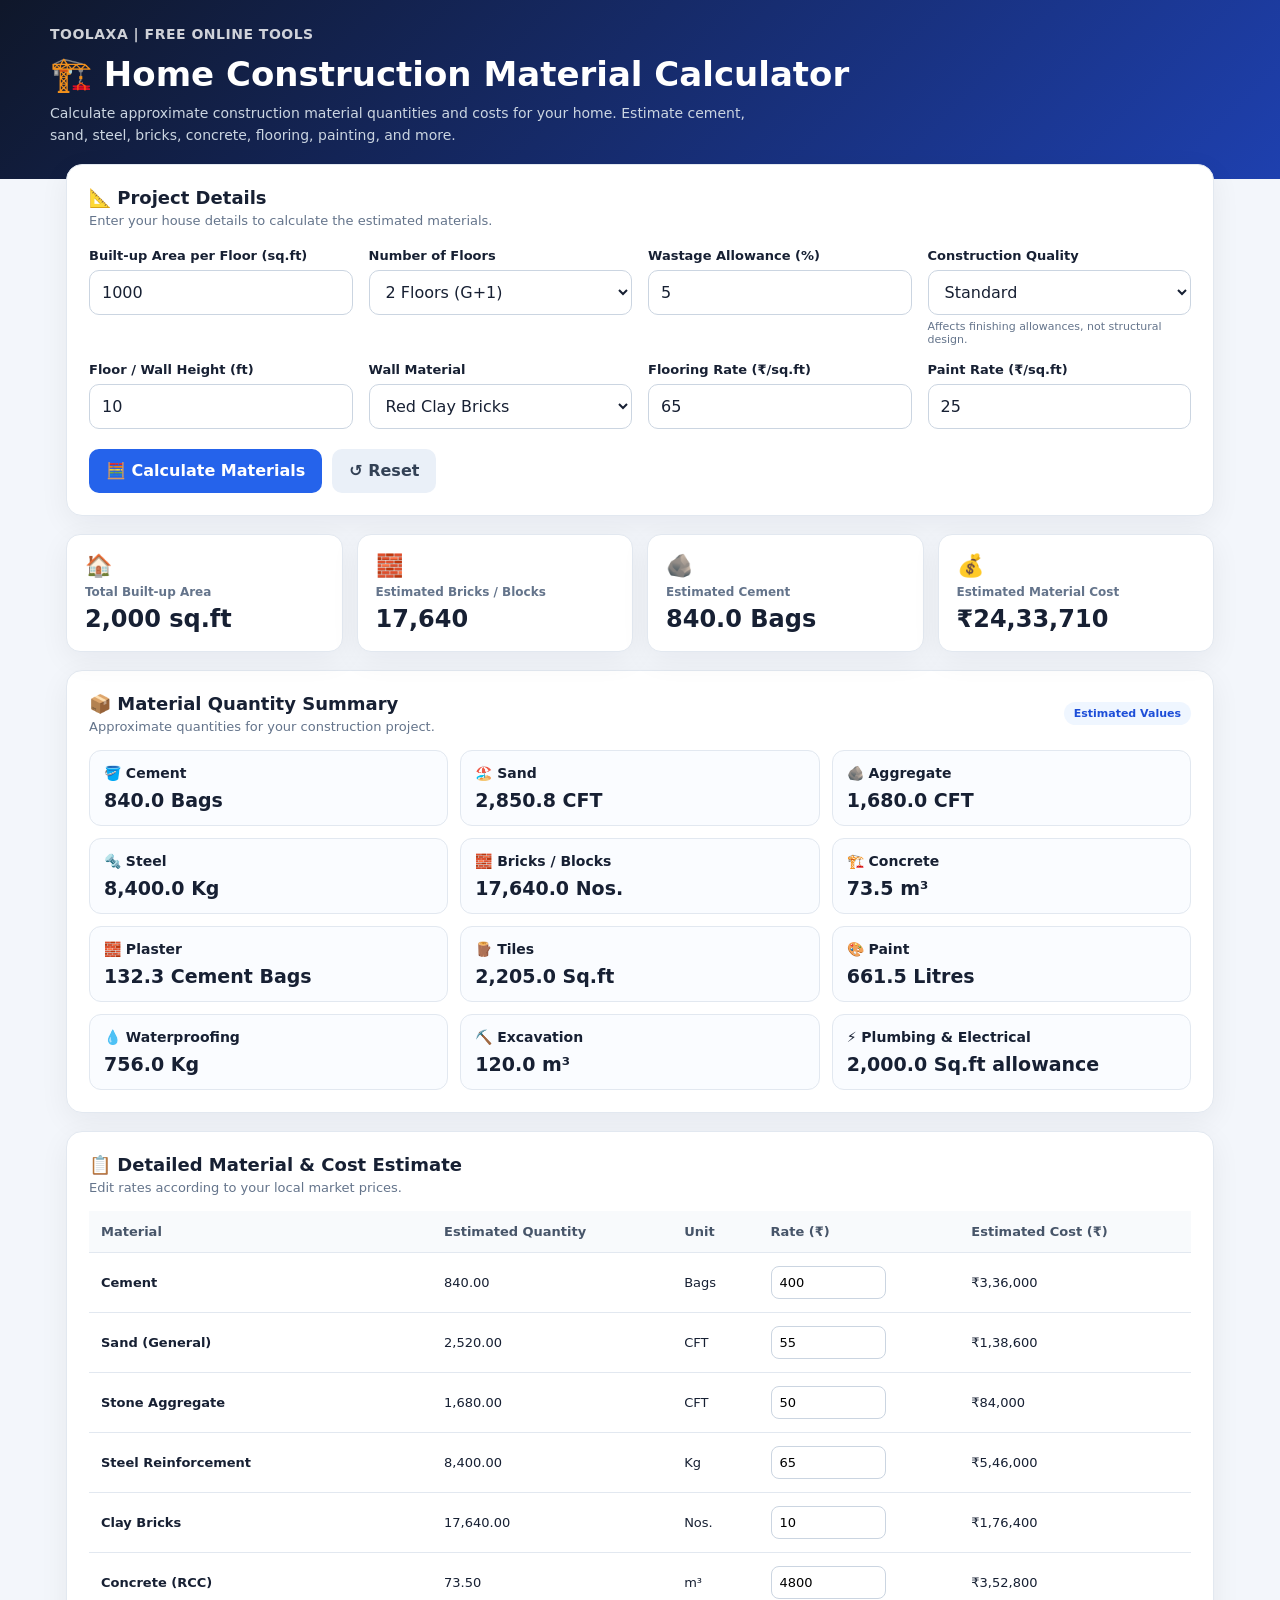
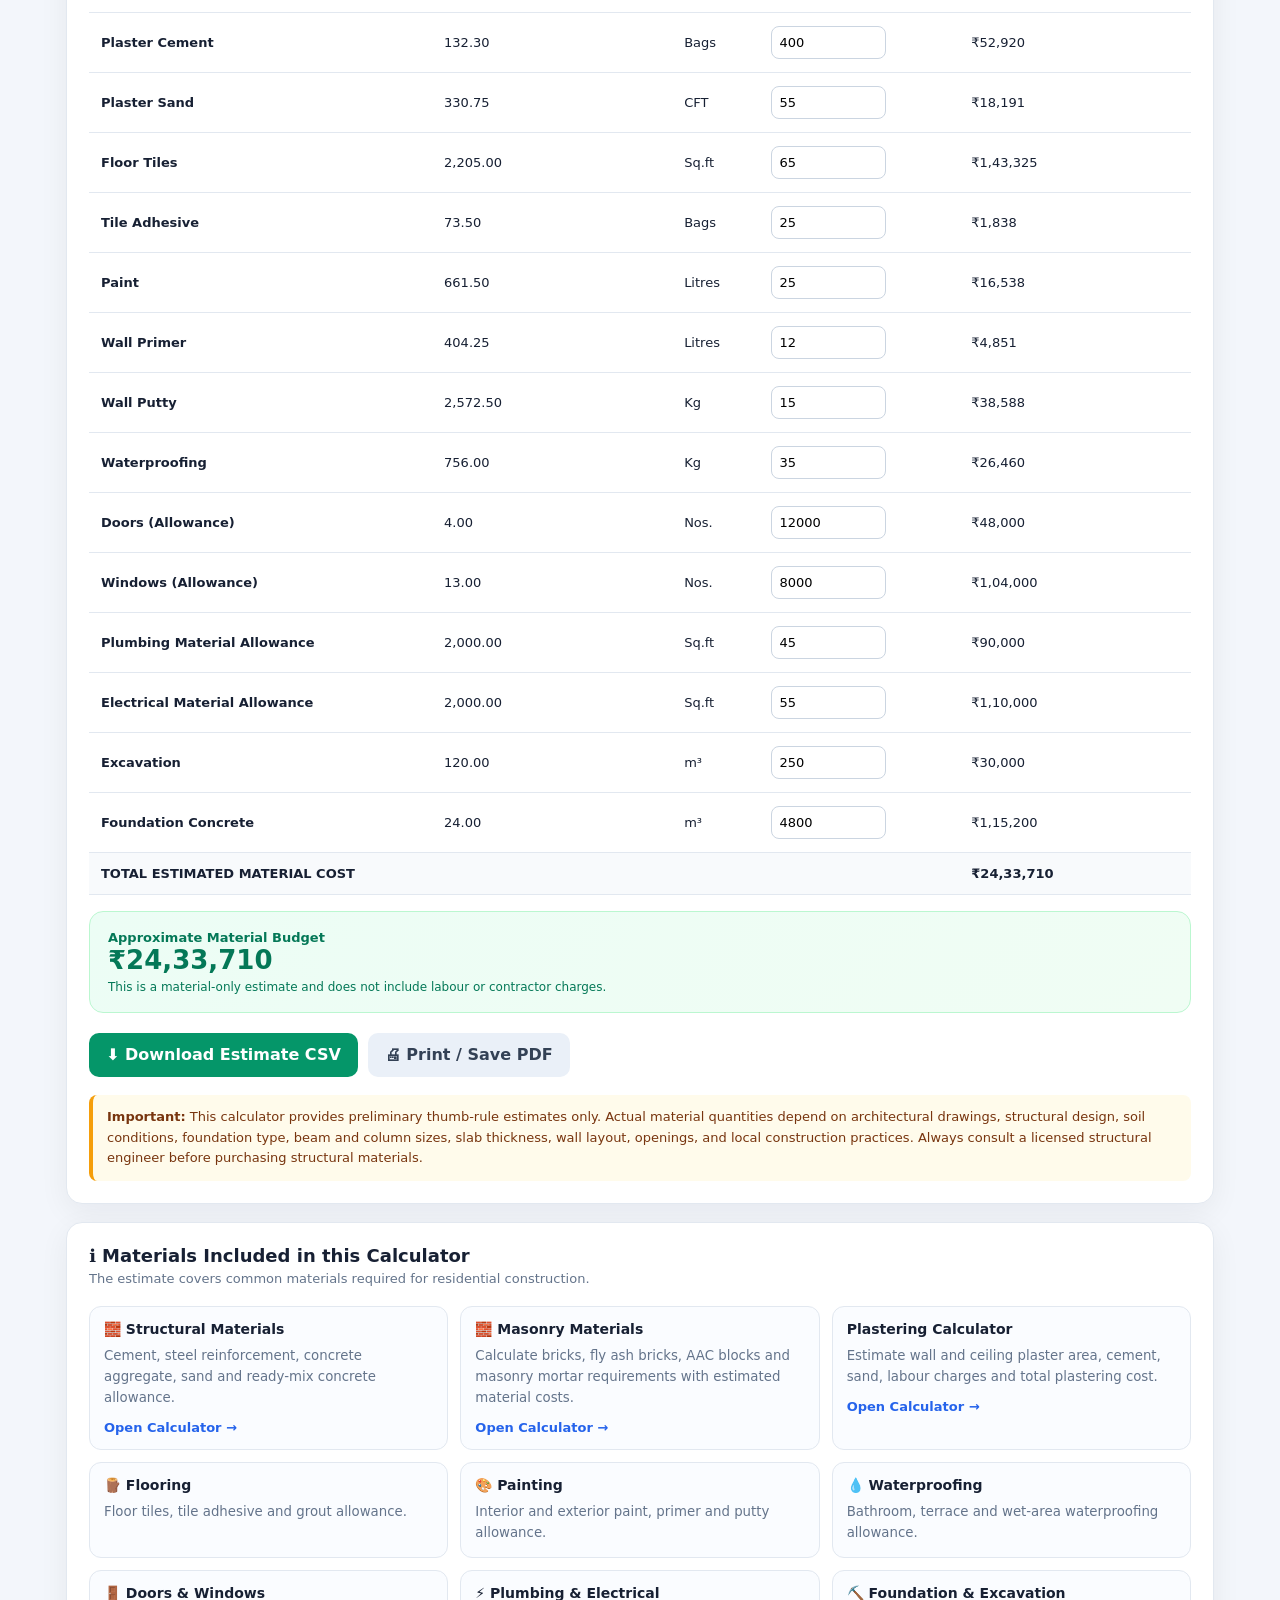
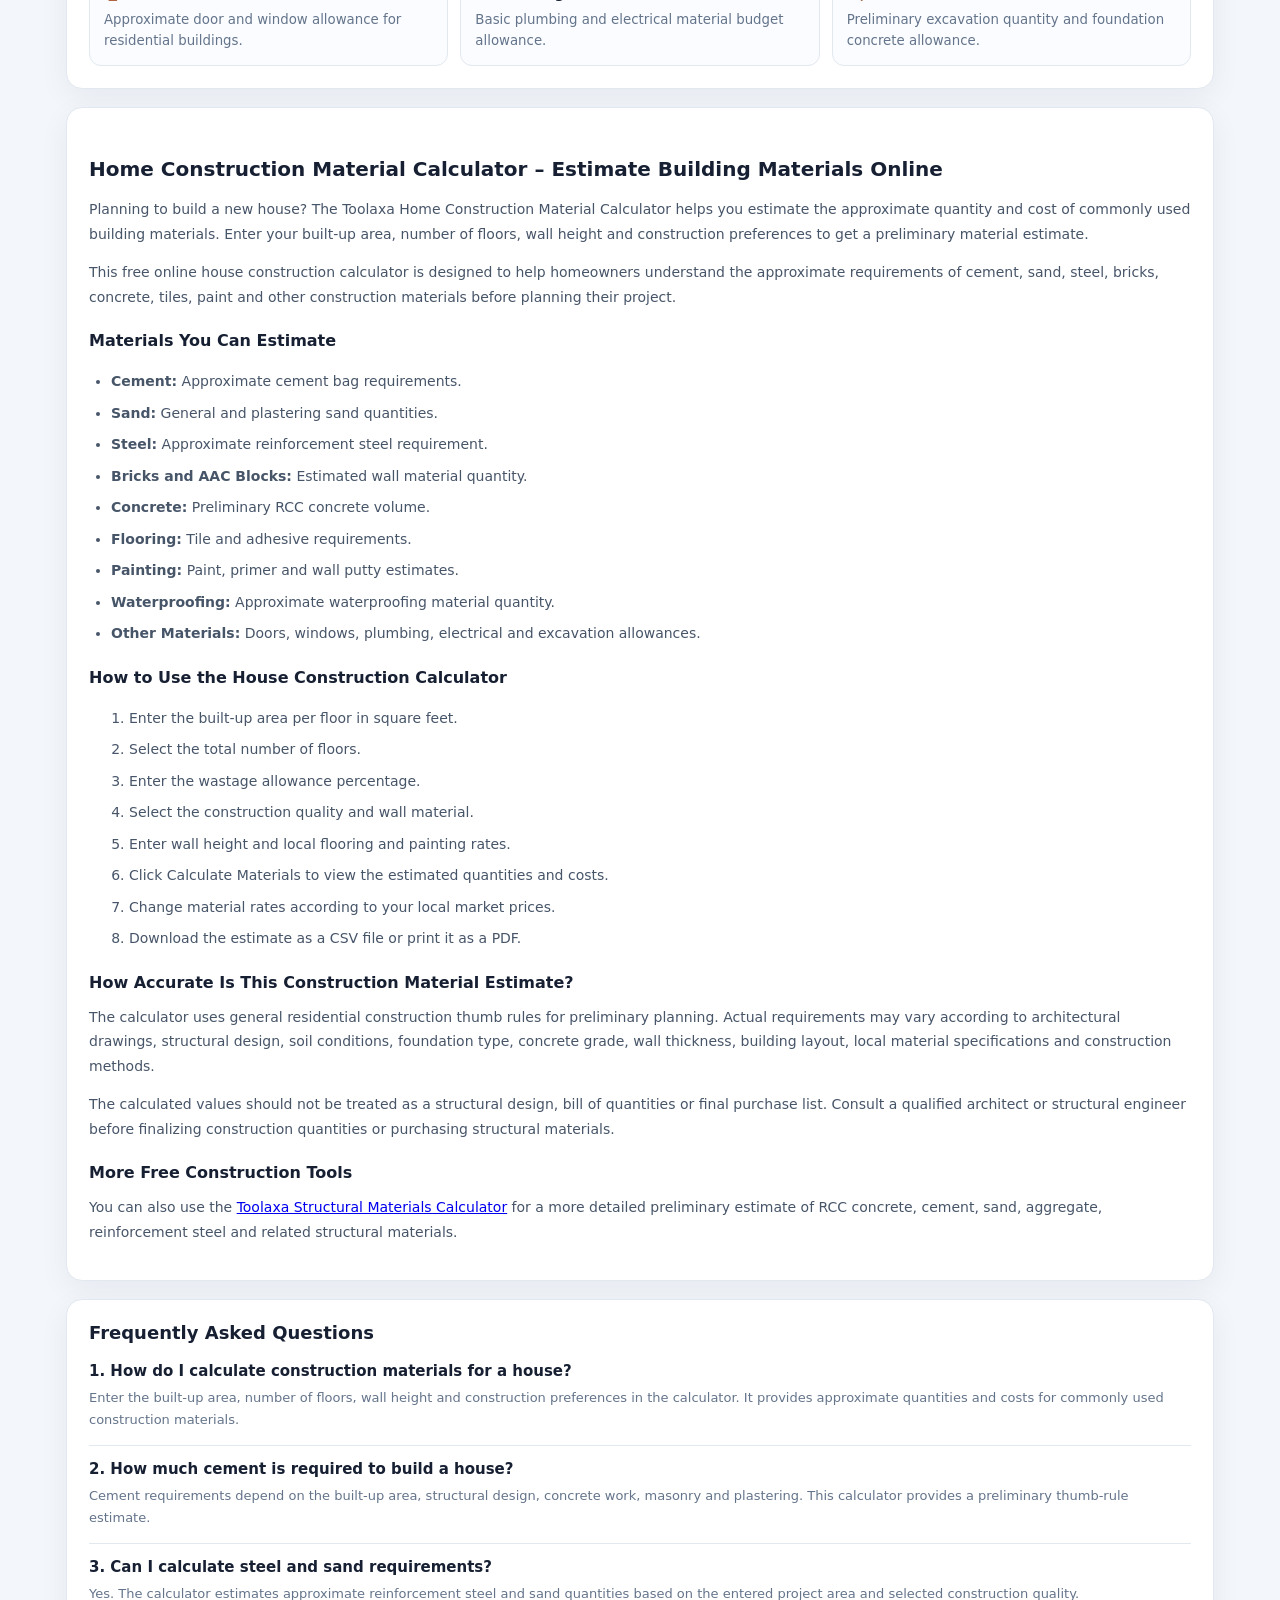
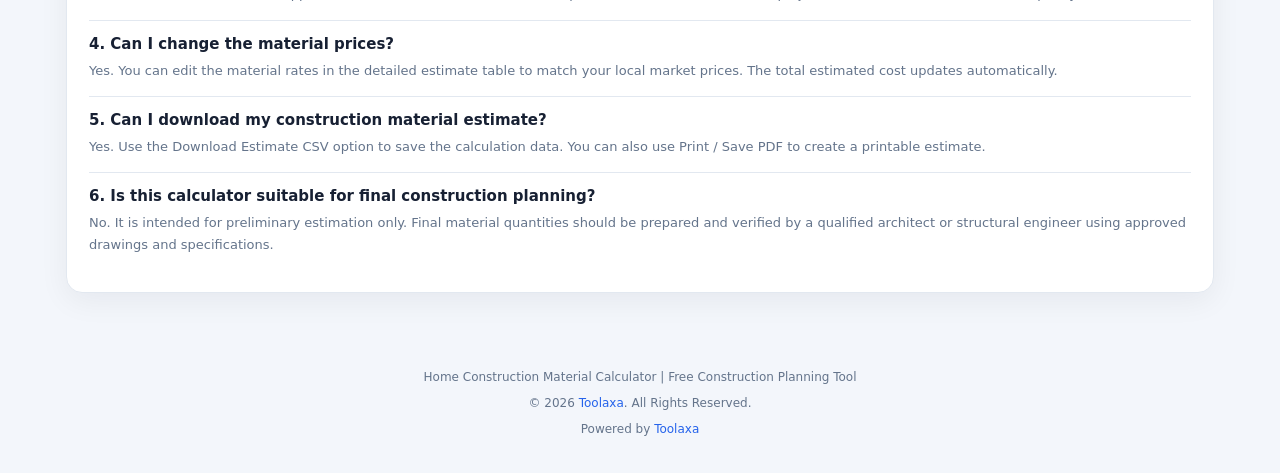
<file: tools/home-construction-material-calculator.html>
<!DOCTYPE html>
<html lang="en-IN">
<head>
<meta charset="UTF-8">
<meta name="viewport" content="width=device-width, initial-scale=1.0">

<!-- Google Analytics - Toolaxa -->
    <script async src="https://www.googletagmanager.com/gtag/js?id=G-05KPNRM3X5"></script>
        <script>
        window.dataLayer = window.dataLayer || [];
        function gtag(){dataLayer.push(arguments);}
        gtag('js', new Date());

        gtag('config', 'G-05KPNRM3X5');
    </script>

<!-- Primary SEO -->
<title>Home Construction Material Calculator - Cement, Steel & Cost | Toolaxa</title>

<meta name="description" content="Use Toolaxa's free Home Construction Material Calculator to estimate cement, sand, steel, bricks, concrete, tiles, paint and house construction material costs in India.">

<meta name="keywords" content="home construction material calculator, house construction calculator, building material calculator, cement calculator, sand calculator, steel calculator, brick calculator, construction cost calculator India, house building cost estimator, Toolaxa">

<meta name="author" content="Toolaxa">
<meta name="robots" content="index, follow, max-image-preview:large, max-snippet:-1, max-video-preview:-1">
<meta name="googlebot" content="index, follow">
<meta name="theme-color" content="#0f172a">

<!-- Google Search Console Verification -->
<meta name="google-site-verification" content="oLRbp0exIiNsVlyNDaDzxBgcRH5KpdTVX0psPuLf41I">

<!-- Canonical URL -->
<link rel="canonical" href="https://toolaxa.com/tools/home-construction-material-calculator.html">
<link rel="icon" type="image/png" href="../assets/images/favicon.png">

<!-- Open Graph / Facebook / WhatsApp -->
<meta property="og:type" content="website">
<meta property="og:site_name" content="Toolaxa">
<meta property="og:title" content="Home Construction Material Calculator - Toolaxa">
<meta property="og:description" content="Calculate estimated cement, sand, steel, bricks, concrete, tiles, paint and other house construction materials with approximate costs.">
<meta property="og:url" content="https://toolaxa.com/tools/home-construction-material-calculator.html">
<meta property="og:locale" content="en_IN">

<!-- Twitter Card -->
<meta name="twitter:card" content="summary">
<meta name="twitter:title" content="Home Construction Material Calculator - Toolaxa">
<meta name="twitter:description" content="Free online house construction material and cost estimator by Toolaxa.">

<!-- Performance -->
<meta name="format-detection" content="telephone=no">

<!-- WebApplication Structured Data -->
<script type="application/ld+json">
{
  "@context": "https://schema.org",
  "@type": "WebApplication",
  "name": "Home Construction Material Calculator",
  "alternateName": "House Construction Material and Cost Estimator",
  "url": "https://toolaxa.com/tools/home-construction-material-calculator.html",
  "description": "Free online calculator to estimate cement, sand, steel, bricks, concrete, flooring, painting, waterproofing and other home construction materials and approximate costs.",
  "applicationCategory": "UtilitiesApplication",
  "operatingSystem": "Any",
  "browserRequirements": "Requires JavaScript and a modern web browser",
  "isAccessibleForFree": true,
  "inLanguage": "en-IN",
  "publisher": {
    "@type": "Organization",
    "name": "Toolaxa",
    "url": "https://toolaxa.com/"
  }
}
</script>

<!-- Breadcrumb Structured Data -->
<script type="application/ld+json">
{
  "@context": "https://schema.org",
  "@type": "BreadcrumbList",
  "itemListElement": [
    {
      "@type": "ListItem",
      "position": 1,
      "name": "Home",
      "item": "https://toolaxa.com/"
    },
    {
      "@type": "ListItem",
      "position": 2,
      "name": "Tools",
      "item": "https://toolaxa.com/tools/"
    },
    {
      "@type": "ListItem",
      "position": 3,
      "name": "Home Construction Material Calculator",
      "item": "https://toolaxa.com/tools/home-construction-material-calculator.html"
    }
  ]
}
</script>

<style>
:root {
  --bg: #f3f6fb;
  --card: #ffffff;
  --primary: #2563eb;
  --primary-dark: #1d4ed8;
  --text: #172033;
  --muted: #64748b;
  --border: #e2e8f0;
  --green: #059669;
  --orange: #f59e0b;
  --radius: 16px;
  --shadow: 0 8px 30px rgba(15,23,42,.06);
}

* { box-sizing: border-box; }

body {
  margin: 0;
  font-family: system-ui, -apple-system, BlinkMacSystemFont, "Segoe UI", sans-serif;
  background: var(--bg);
  color: var(--text);
}

button, input, select { font: inherit; }

header {
  background: linear-gradient(135deg, #0f172a, #1e40af);
  color: white;
  padding: 26px 18px 32px;
}

.header-inner {
  max-width: 1180px;
  margin: auto;
}

.brand {
  font-size: 14px;
  font-weight: 700;
  opacity: .8;
  letter-spacing: .5px;
}

header h1 {
  margin: 12px 0 8px;
  font-size: clamp(24px, 4vw, 34px);
}

header p {
  margin: 0;
  max-width: 700px;
  color: #cbd5e1;
  font-size: 14px;
  line-height: 1.6;
}

.container {
  max-width: 1180px;
  margin: -15px auto 40px;
  padding: 0 16px;
}

.card {
  background: var(--card);
  border: 1px solid var(--border);
  border-radius: var(--radius);
  box-shadow: var(--shadow);
  padding: 22px;
  margin-bottom: 18px;
}

.card-title {
  margin: 0 0 5px;
  font-size: 18px;
}

.card-subtitle {
  color: var(--muted);
  font-size: 13px;
  margin: 0 0 20px;
}

.input-grid {
  display: grid;
  grid-template-columns: repeat(4, 1fr);
  gap: 16px;
}

.field label {
  display: block;
  font-size: 13px;
  font-weight: 650;
  margin-bottom: 7px;
}

.field input, .field select {
  width: 100%;
  min-height: 45px;
  border: 1px solid #cbd5e1;
  background: #fff;
  border-radius: 10px;
  padding: 10px 12px;
  outline: none;
  color: var(--text);
}

.field input:focus, .field select:focus {
  border-color: var(--primary);
  box-shadow: 0 0 0 3px rgba(37,99,235,.1);
}

.hint {
  font-size: 11px;
  color: var(--muted);
  margin-top: 5px;
}

.action-row {
  display: flex;
  flex-wrap: wrap;
  gap: 10px;
  margin-top: 20px;
}

.btn {
  border: 0;
  padding: 12px 17px;
  border-radius: 10px;
  font-weight: 700;
  cursor: pointer;
  min-height: 44px;
  transition: .2s;
}

.btn-primary {
  color: white;
  background: var(--primary);
}

.btn-primary:hover { background: var(--primary-dark); }

.btn-secondary {
  color: #334155;
  background: #eaf0f8;
}

.btn-secondary:hover { background: #dbe4f0; }

.btn-green {
  color: white;
  background: var(--green);
}

.summary-grid {
  display: grid;
  grid-template-columns: repeat(4, 1fr);
  gap: 14px;
  margin-bottom: 18px;
}

.summary-card {
  background: white;
  border: 1px solid var(--border);
  border-radius: 14px;
  padding: 18px;
  box-shadow: var(--shadow);
}

.summary-label {
  color: var(--muted);
  font-size: 12px;
  font-weight: 600;
}

.summary-value {
  font-size: 24px;
  font-weight: 800;
  margin-top: 6px;
  word-break: break-word;
}

.summary-icon {
  font-size: 22px;
  margin-bottom: 7px;
}

.section-heading {
  display: flex;
  justify-content: space-between;
  align-items: center;
  gap: 10px;
  margin-bottom: 16px;
  flex-wrap: wrap;
}

.table-wrap {
  width: 100%;
  overflow-x: auto;
}

table {
  width: 100%;
  border-collapse: collapse;
  min-width: 720px;
}

th, td {
  padding: 13px 12px;
  border-bottom: 1px solid var(--border);
  text-align: left;
  font-size: 13px;
}

th {
  background: #f8fafc;
  color: #475569;
  font-weight: 700;
}

td strong { font-size: 13px; }

.rate-input {
  width: 115px;
  padding: 8px;
  border: 1px solid #cbd5e1;
  border-radius: 8px;
}

.total-row {
  background: #f8fafc;
  font-weight: 800;
}

.cost-banner {
  background: linear-gradient(135deg, #ecfdf5, #f0fdf4);
  border: 1px solid #bbf7d0;
  padding: 18px;
  border-radius: 14px;
  margin-top: 16px;
}

.cost-banner strong {
  font-size: 26px;
  color: #047857;
}

.note {
  border-left: 4px solid var(--orange);
  padding: 12px 14px;
  background: #fffbeb;
  border-radius: 8px;
  font-size: 13px;
  color: #78350f;
  line-height: 1.6;
  margin-top: 18px;
}

.badge {
  display: inline-block;
  background: #eff6ff;
  color: #1d4ed8;
  border-radius: 100px;
  padding: 5px 10px;
  font-size: 11px;
  font-weight: 700;
}

.material-list {
  display: grid;
  grid-template-columns: repeat(3, 1fr);
  gap: 12px;
}

.material-mini {
  border: 1px solid var(--border);
  border-radius: 12px;
  padding: 14px;
  background: #fafcff;
}

.material-mini h4 {
  margin: 0 0 8px;
  font-size: 14px;
}

.material-mini .qty {
  font-size: 19px;
  font-weight: 800;
}

.material-mini small {
  color: var(--muted);
  line-height: 1.5;
}

.material-link {
  text-decoration: none;
  color: inherit;
  display: block;
  cursor: pointer;
  transition: .2s;
}

.material-link:hover {
  border-color: var(--primary);
  box-shadow: 0 4px 15px rgba(37,99,235,.10);
  transform: translateY(-2px);
}

.material-link .open-link {
  margin-top: 12px;
  color: var(--primary);
  font-weight: 700;
  font-size: 13px;
}

.seo-content {
  line-height: 1.75;
  color: #475569;
  font-size: 14px;
}

.seo-content h2 {
  color: var(--text);
  font-size: 20px;
  margin: 22px 0 10px;
}

.seo-content h3 {
  color: var(--text);
  font-size: 16px;
  margin: 18px 0 7px;
}

.seo-content p {
  margin: 8px 0 14px;
}

.seo-content ul {
  padding-left: 22px;
}

.seo-content li {
  margin-bottom: 7px;
}

.faq-item {
  padding: 14px 0;
  border-bottom: 1px solid var(--border);
}

.faq-item:last-child {
  border-bottom: none;
}

.faq-item h3 {
  margin: 0 0 7px;
  font-size: 15px;
  color: var(--text);
}

.faq-item p {
  margin: 0;
  font-size: 13px;
  line-height: 1.7;
  color: var(--muted);
}

footer {
  text-align: center;
  color: var(--muted);
  padding: 25px 15px;
  font-size: 12px;
}

footer a {
  color: var(--primary);
  text-decoration: none;
}

footer a:hover {
  text-decoration: underline;
}

@media(max-width: 900px) {
  .input-grid { grid-template-columns: repeat(2, 1fr); }
  .summary-grid { grid-template-columns: repeat(2, 1fr); }
  .material-list { grid-template-columns: repeat(2, 1fr); }
}

@media(max-width: 520px) {
  header { padding: 22px 16px 28px; }
  .container { padding: 0 10px; }
  .card { padding: 16px; }
  .input-grid { grid-template-columns: 1fr 1fr; gap: 12px; }
  .summary-grid { grid-template-columns: 1fr 1fr; gap: 10px; }
  .summary-card { padding: 14px; }
  .summary-value { font-size: 20px; }
  .material-list { grid-template-columns: 1fr 1fr; gap: 9px; }
  .material-mini { padding: 11px; }
  .material-mini .qty { font-size: 17px; }
  .btn { flex: 1 1 100%; }
}

@media print {
  header {
    background: #fff !important;
    color: #000 !important;
  }
  header p { color: #333 !important; }
  body { background: #fff !important; }
  .container { margin: 0; max-width: 100%; }
  .card, .summary-card {
    box-shadow: none !important;
    break-inside: avoid;
  }
  .action-row, input, select, footer {
    display: none !important;
  }
  .card { border: 1px solid #ccc; }
  table { min-width: 0; }
  th, td { font-size: 10px; padding: 6px; }
}
</style>
</head>

<body>

<header>
  <div class="header-inner">
    <div class="brand">TOOLAXA | FREE ONLINE TOOLS</div>
    <h1>🏗️ Home Construction Material Calculator</h1>
    <p>Calculate approximate construction material quantities and costs for your home. Estimate cement, sand, steel, bricks, concrete, flooring, painting, and more.</p>
  </div>
</header>

<div class="container">

  <!-- INPUTS -->
  <section class="card">
    <h2 class="card-title">📐 Project Details</h2>
    <p class="card-subtitle">Enter your house details to calculate the estimated materials.</p>

    <div class="input-grid">
      <div class="field">
        <label for="area">Built-up Area per Floor (sq.ft)</label>
        <input type="number" id="area" value="1000" min="100" step="1">
      </div>

      <div class="field">
        <label for="floors">Number of Floors</label>
        <select id="floors">
          <option value="1">1 Floor (Ground Floor)</option>
          <option value="2" selected>2 Floors (G+1)</option>
          <option value="3">3 Floors (G+2)</option>
          <option value="4">4 Floors (G+3)</option>
          <option value="5">5 Floors</option>
          <option value="6">6 Floors</option>
        </select>
      </div>

      <div class="field">
        <label for="wastage">Wastage Allowance (%)</label>
        <input type="number" id="wastage" value="5" min="0" max="30" step="0.5">
      </div>

      <div class="field">
        <label for="construction">Construction Quality</label>
        <select id="construction">
          <option value="economy">Economy</option>
          <option value="standard" selected>Standard</option>
          <option value="premium">Premium</option>
        </select>
        <div class="hint">Affects finishing allowances, not structural design.</div>
      </div>

      <div class="field">
        <label for="wallHeight">Floor / Wall Height (ft)</label>
        <input type="number" id="wallHeight" value="10" min="8" max="20" step="0.5">
      </div>

      <div class="field">
        <label for="brickType">Wall Material</label>
        <select id="brickType">
          <option value="clay" selected>Red Clay Bricks</option>
          <option value="flyash">Fly Ash Bricks</option>
          <option value="aac">AAC Blocks (approx.)</option>
        </select>
      </div>

      <div class="field">
        <label for="tileRate">Flooring Rate (₹/sq.ft)</label>
        <input type="number" id="tileRate" value="65" min="0">
      </div>

      <div class="field">
        <label for="paintRate">Paint Rate (₹/sq.ft)</label>
        <input type="number" id="paintRate" value="25" min="0">
      </div>
    </div>

    <div class="action-row">
      <button class="btn btn-primary" onclick="calculate()">🧮 Calculate Materials</button>
      <button class="btn btn-secondary" onclick="resetCalculator()">↺ Reset</button>
    </div>
  </section>

  <!-- SUMMARY -->
  <div class="summary-grid">
    <div class="summary-card">
      <div class="summary-icon">🏠</div>
      <div class="summary-label">Total Built-up Area</div>
      <div class="summary-value" id="totalArea">2,000 sq.ft</div>
    </div>

    <div class="summary-card">
      <div class="summary-icon">🧱</div>
      <div class="summary-label">Estimated Bricks / Blocks</div>
      <div class="summary-value" id="brickSummary">16,800</div>
    </div>

    <div class="summary-card">
      <div class="summary-icon">🪨</div>
      <div class="summary-label">Estimated Cement</div>
      <div class="summary-value" id="cementSummary">800 Bags</div>
    </div>

    <div class="summary-card">
      <div class="summary-icon">💰</div>
      <div class="summary-label">Estimated Material Cost</div>
      <div class="summary-value" id="costSummary">₹0</div>
    </div>
  </div>

  <!-- MATERIAL BREAKDOWN -->
  <section class="card">
    <div class="section-heading">
      <div>
        <h2 class="card-title">📦 Material Quantity Summary</h2>
        <p class="card-subtitle" style="margin:5px 0 0;">Approximate quantities for your construction project.</p>
      </div>
      <span class="badge">Estimated Values</span>
    </div>

    <div class="material-list" id="materialCards"></div>
  </section>

  <!-- DETAILED TABLE -->
  <section class="card">
    <div class="section-heading">
      <div>
        <h2 class="card-title">📋 Detailed Material & Cost Estimate</h2>
        <p class="card-subtitle" style="margin:5px 0 0;">Edit rates according to your local market prices.</p>
      </div>
    </div>

    <div class="table-wrap">
      <table id="materialTable">
        <thead>
          <tr>
            <th>Material</th>
            <th>Estimated Quantity</th>
            <th>Unit</th>
            <th>Rate (₹)</th>
            <th>Estimated Cost (₹)</th>
          </tr>
        </thead>

        <tbody id="tableBody"></tbody>

        <tfoot>
          <tr class="total-row">
            <td colspan="4">TOTAL ESTIMATED MATERIAL COST</td>
            <td id="grandTotal">₹0</td>
          </tr>
        </tfoot>
      </table>
    </div>

    <div class="cost-banner">
      <div style="font-size:13px;color:#047857;font-weight:600;">Approximate Material Budget</div>
      <strong id="budgetTotal">₹0</strong>
      <div style="font-size:12px;color:#047857;margin-top:5px;">This is a material-only estimate and does not include labour or contractor charges.</div>
    </div>

    <div class="action-row">
      <button class="btn btn-green" onclick="downloadCSV()">⬇ Download Estimate CSV</button>
      <button class="btn btn-secondary" onclick="window.print()">🖨 Print / Save PDF</button>
    </div>

    <div class="note">
      <strong>Important:</strong> This calculator provides preliminary thumb-rule estimates only. Actual material quantities depend on architectural drawings, structural design, soil conditions, foundation type, beam and column sizes, slab thickness, wall layout, openings, and local construction practices. Always consult a licensed structural engineer before purchasing structural materials.
    </div>
  </section>

  <!-- CALCULATION INFORMATION -->
  <section class="card">
    <h2 class="card-title">ℹ️ Materials Included in this Calculator</h2>
    <p class="card-subtitle">The estimate covers common materials required for residential construction.</p>

    <div class="material-list">

      <a href="structural-materials-calculator.html" class="material-mini material-link">
        <h4>🧱 Structural Materials</h4>
        <small>Cement, steel reinforcement, concrete aggregate, sand and ready-mix concrete allowance.</small>
        <div class="open-link">Open Calculator →</div>
      </a>

      <a href="masonry-materials-calculator.html" class="material-mini material-link">
        <h4>🧱 Masonry Materials</h4>
        <small>Calculate bricks, fly ash bricks, AAC blocks and masonry mortar requirements with estimated material costs.</small>
      <div class="open-link">Open Calculator →</div>
      </a>

      <a href="plastering-calculator.html" class="material-mini material-link">
        <h4>Plastering Calculator</h4>
        <small>Estimate wall and ceiling plaster area, cement, sand, labour charges and total plastering cost.</small>
      <div class="open-link">Open Calculator →</div>
      </a>

      <div class="material-mini">
        <h4>🪵 Flooring</h4>
        <small>Floor tiles, tile adhesive and grout allowance.</small>
      </div>

      <div class="material-mini">
        <h4>🎨 Painting</h4>
        <small>Interior and exterior paint, primer and putty allowance.</small>
      </div>

      <div class="material-mini">
        <h4>💧 Waterproofing</h4>
        <small>Bathroom, terrace and wet-area waterproofing allowance.</small>
      </div>

      <div class="material-mini">
        <h4>🚪 Doors & Windows</h4>
        <small>Approximate door and window allowance for residential buildings.</small>
      </div>

      <div class="material-mini">
        <h4>⚡ Plumbing & Electrical</h4>
        <small>Basic plumbing and electrical material budget allowance.</small>
      </div>

      <div class="material-mini">
        <h4>⛏️ Foundation & Excavation</h4>
        <small>Preliminary excavation quantity and foundation concrete allowance.</small>
      </div>

    </div>
  </section>

  <!-- SEO CONTENT -->
  <section class="card seo-content">
    <h2>Home Construction Material Calculator – Estimate Building Materials Online</h2>

    <p>
      Planning to build a new house? The Toolaxa Home Construction Material Calculator
      helps you estimate the approximate quantity and cost of commonly used building
      materials. Enter your built-up area, number of floors, wall height and construction
      preferences to get a preliminary material estimate.
    </p>

    <p>
      This free online house construction calculator is designed to help homeowners
      understand the approximate requirements of cement, sand, steel, bricks, concrete,
      tiles, paint and other construction materials before planning their project.
    </p>

    <h3>Materials You Can Estimate</h3>

    <ul>
      <li><strong>Cement:</strong> Approximate cement bag requirements.</li>
      <li><strong>Sand:</strong> General and plastering sand quantities.</li>
      <li><strong>Steel:</strong> Approximate reinforcement steel requirement.</li>
      <li><strong>Bricks and AAC Blocks:</strong> Estimated wall material quantity.</li>
      <li><strong>Concrete:</strong> Preliminary RCC concrete volume.</li>
      <li><strong>Flooring:</strong> Tile and adhesive requirements.</li>
      <li><strong>Painting:</strong> Paint, primer and wall putty estimates.</li>
      <li><strong>Waterproofing:</strong> Approximate waterproofing material quantity.</li>
      <li><strong>Other Materials:</strong> Doors, windows, plumbing, electrical and excavation allowances.</li>
    </ul>

    <h3>How to Use the House Construction Calculator</h3>

    <ol>
      <li>Enter the built-up area per floor in square feet.</li>
      <li>Select the total number of floors.</li>
      <li>Enter the wastage allowance percentage.</li>
      <li>Select the construction quality and wall material.</li>
      <li>Enter wall height and local flooring and painting rates.</li>
      <li>Click Calculate Materials to view the estimated quantities and costs.</li>
      <li>Change material rates according to your local market prices.</li>
      <li>Download the estimate as a CSV file or print it as a PDF.</li>
    </ol>

    <h3>How Accurate Is This Construction Material Estimate?</h3>

    <p>
      The calculator uses general residential construction thumb rules for preliminary
      planning. Actual requirements may vary according to architectural drawings,
      structural design, soil conditions, foundation type, concrete grade, wall thickness,
      building layout, local material specifications and construction methods.
    </p>

    <p>
      The calculated values should not be treated as a structural design, bill of quantities
      or final purchase list. Consult a qualified architect or structural engineer before
      finalizing construction quantities or purchasing structural materials.
    </p>

    <h3>More Free Construction Tools</h3>

    <p>
      You can also use the
      <a href="structural-materials-calculator.html">Toolaxa Structural Materials Calculator</a>
      for a more detailed preliminary estimate of RCC concrete, cement, sand, aggregate,
      reinforcement steel and related structural materials.
    </p>
  </section>

  <!-- FAQ SECTION -->
  <section class="card">
    <h2 class="card-title">Frequently Asked Questions</h2>

    <div class="faq-item">
      <h3>1. How do I calculate construction materials for a house?</h3>
      <p>Enter the built-up area, number of floors, wall height and construction preferences in the calculator. It provides approximate quantities and costs for commonly used construction materials.</p>
    </div>

    <div class="faq-item">
      <h3>2. How much cement is required to build a house?</h3>
      <p>Cement requirements depend on the built-up area, structural design, concrete work, masonry and plastering. This calculator provides a preliminary thumb-rule estimate.</p>
    </div>

    <div class="faq-item">
      <h3>3. Can I calculate steel and sand requirements?</h3>
      <p>Yes. The calculator estimates approximate reinforcement steel and sand quantities based on the entered project area and selected construction quality.</p>
    </div>

    <div class="faq-item">
      <h3>4. Can I change the material prices?</h3>
      <p>Yes. You can edit the material rates in the detailed estimate table to match your local market prices. The total estimated cost updates automatically.</p>
    </div>

    <div class="faq-item">
      <h3>5. Can I download my construction material estimate?</h3>
      <p>Yes. Use the Download Estimate CSV option to save the calculation data. You can also use Print / Save PDF to create a printable estimate.</p>
    </div>

    <div class="faq-item">
      <h3>6. Is this calculator suitable for final construction planning?</h3>
      <p>No. It is intended for preliminary estimation only. Final material quantities should be prepared and verified by a qualified architect or structural engineer using approved drawings and specifications.</p>
    </div>
  </section>

</div>

<footer>
  <p>Home Construction Material Calculator | Free Construction Planning Tool</p>
  <p>© <span id="currentYear"></span> <a href="https://toolaxa.com/">Toolaxa</a>. All Rights Reserved.</p>
  <p>Powered by <a href="https://toolaxa.com/">Toolaxa</a></p>
</footer>

<script>
const defaultRates = {
  cement: 400,
  sand: 55,
  aggregate: 50,
  steel: 65,
  bricks: 10,
  concrete: 4800,
  plasterCement: 400,
  plasterSand: 55,
  tiles: 65,
  adhesive: 25,
  paint: 25,
  primer: 12,
  putty: 15,
  waterproof: 35,
  doors: 12000,
  windows: 8000,
  plumbing: 45,
  electrical: 55,
  excavation: 250,
  foundationConcrete: 4800
};

let materialData = [];

function formatNumber(num, decimals = 0) {
  return Number(num || 0).toLocaleString("en-IN", {
    maximumFractionDigits: decimals,
    minimumFractionDigits: decimals
  });
}

function formatMoney(num) {
  return "₹" + Number(num || 0).toLocaleString("en-IN", {
    maximumFractionDigits: 0
  });
}

function calculate() {
  const areaPerFloor = Number(document.getElementById("area").value);
  const floors = Number(document.getElementById("floors").value);
  const wastage = Number(document.getElementById("wastage").value) / 100;
  const wallHeight = Number(document.getElementById("wallHeight").value);
  const brickType = document.getElementById("brickType").value;
  const quality = document.getElementById("construction").value;
  const tileRate = Number(document.getElementById("tileRate").value);
  const paintRate = Number(document.getElementById("paintRate").value);

  if (
    !Number.isFinite(areaPerFloor) ||
    !Number.isFinite(floors) ||
    !Number.isFinite(wastage) ||
    !Number.isFinite(wallHeight) ||
    areaPerFloor <= 0 ||
    floors <= 0 ||
    wallHeight <= 0 ||
    wastage < 0 ||
    wastage > 0.30
  ) {
    alert("Please enter valid area, floors, wall height and wastage values. Wastage must be between 0 and 30%.");
    return;
  }

  if (tileRate < 0 || paintRate < 0) {
    alert("Please enter valid material rates.");
    return;
  }

  const area = areaPerFloor * floors;

  const qualityFactor = quality === "economy" ? 0.92 :
                       quality === "premium" ? 1.12 : 1;

  const bricksPerSqft = brickType === "aac" ? 0.85 : 8.4;
  const brickUnit = brickType === "aac" ? "Blocks" : "Nos.";
  const brickRate = brickType === "aac" ? 65 : defaultRates.bricks;

  // General residential construction thumb-rule estimates.
  const cementBags = area * 0.40 * qualityFactor * (1 + wastage);
  const sandCft = area * 1.20 * (1 + wastage);
  const aggregateCft = area * 0.80 * (1 + wastage);
  const steelKg = area * 4.0 * qualityFactor * (1 + wastage);
  const bricks = area * bricksPerSqft * (1 + wastage);

  // Concrete volume estimate.
  const concreteM3 = area * 0.035 * qualityFactor * (1 + wastage);

  // Approximate internal + external plaster area.
  const plasterArea = area * 3.5 * (wallHeight / 10);
  const plasterCement = plasterArea * 0.018 * (1 + wastage);
  const plasterSandCft = plasterArea * 0.045 * (1 + wastage);

  // Flooring.
  const flooringSqft = area * 1.05 * (1 + wastage);
  const adhesiveBags = area * 0.035 * (1 + wastage);

  // Painting surface estimate.
  const paintArea = area * 3.5 * (wallHeight / 10);
  const paintLitres = paintArea * 0.09 * (1 + wastage);
  const primerLitres = paintArea * 0.055 * (1 + wastage);
  const puttyKg = paintArea * 0.35 * (1 + wastage);

  // Waterproofing estimate.
  const waterproofArea = area * 0.30;
  const waterproofKg = waterproofArea * 1.2 * (1 + wastage);

  // Preliminary building allowances.
  const excavationM3 = area * 0.06 * qualityFactor;
  const foundationConcreteM3 = area * 0.012 * qualityFactor;

  // Approximate openings.
  const doorCount = Math.max(1, Math.round(area / 500));
  const windowCount = Math.max(1, Math.round(area / 150));

  // Plumbing and electrical allowances.
  const plumbingQty = area;
  const electricalQty = area;

  materialData = [
    {name:"Cement", qty:cementBags, unit:"Bags", rate:defaultRates.cement},
    {name:"Sand (General)", qty:sandCft, unit:"CFT", rate:defaultRates.sand},
    {name:"Stone Aggregate", qty:aggregateCft, unit:"CFT", rate:defaultRates.aggregate},
    {name:"Steel Reinforcement", qty:steelKg, unit:"Kg", rate:defaultRates.steel},
    {name:brickType === "aac" ? "AAC Blocks" : brickType === "flyash" ? "Fly Ash Bricks" : "Clay Bricks", qty:bricks, unit:brickUnit, rate:brickRate},
    {name:"Concrete (RCC)", qty:concreteM3, unit:"m³", rate:defaultRates.concrete},
    {name:"Plaster Cement", qty:plasterCement, unit:"Bags", rate:defaultRates.plasterCement},
    {name:"Plaster Sand", qty:plasterSandCft, unit:"CFT", rate:defaultRates.plasterSand},
    {name:"Floor Tiles", qty:flooringSqft, unit:"Sq.ft", rate:tileRate},
    {name:"Tile Adhesive", qty:adhesiveBags, unit:"Bags", rate:defaultRates.adhesive},
    {name:"Paint", qty:paintLitres, unit:"Litres", rate:paintRate},
    {name:"Wall Primer", qty:primerLitres, unit:"Litres", rate:defaultRates.primer},
    {name:"Wall Putty", qty:puttyKg, unit:"Kg", rate:defaultRates.putty},
    {name:"Waterproofing", qty:waterproofKg, unit:"Kg", rate:defaultRates.waterproof},
    {name:"Doors (Allowance)", qty:doorCount, unit:"Nos.", rate:defaultRates.doors},
    {name:"Windows (Allowance)", qty:windowCount, unit:"Nos.", rate:defaultRates.windows},
    {name:"Plumbing Material Allowance", qty:plumbingQty, unit:"Sq.ft", rate:defaultRates.plumbing},
    {name:"Electrical Material Allowance", qty:electricalQty, unit:"Sq.ft", rate:defaultRates.electrical},
    {name:"Excavation", qty:excavationM3, unit:"m³", rate:defaultRates.excavation},
    {name:"Foundation Concrete", qty:foundationConcreteM3, unit:"m³", rate:defaultRates.foundationConcrete}
  ];

  render(area, bricks, cementBags, materialData);
}

function render(area, bricks, cement, materials) {
  document.getElementById("totalArea").textContent =
    formatNumber(area) + " sq.ft";

  document.getElementById("brickSummary").textContent =
    formatNumber(bricks);

  document.getElementById("cementSummary").textContent =
    formatNumber(cement, 1) + " Bags";

  // Material quantity cards.
  const cards = [
    ["🪣 Cement", cement, "Bags"],
    ["🏖️ Sand", materials[1].qty + materials[7].qty, "CFT"],
    ["🪨 Aggregate", materials[2].qty, "CFT"],
    ["🔩 Steel", materials[3].qty, "Kg"],
    ["🧱 Bricks / Blocks", bricks, materials[4].unit],
    ["🏗️ Concrete", materials[5].qty, "m³"],
    ["🧱 Plaster", materials[6].qty, "Cement Bags"],
    ["🪵 Tiles", materials[8].qty, "Sq.ft"],
    ["🎨 Paint", materials[10].qty, "Litres"],
    ["💧 Waterproofing", materials[13].qty, "Kg"],
    ["⛏️ Excavation", materials[18].qty, "m³"],
    ["⚡ Plumbing & Electrical", area, "Sq.ft allowance"]
  ];

  document.getElementById("materialCards").innerHTML =
    cards.map(c => `
      <div class="material-mini">
        <h4>${c[0]}</h4>
        <div class="qty">${formatNumber(c[1], 1)} ${c[2]}</div>
      </div>
    `).join("");

  renderTable(materials);
}

function renderTable(materials) {
  const body = document.getElementById("tableBody");
  body.innerHTML = "";

  let total = 0;

  materials.forEach((m, i) => {
    const cost = m.qty * m.rate;
    total += cost;

    const row = document.createElement("tr");

    row.innerHTML = `
      <td><strong>${m.name}</strong></td>
      <td>${formatNumber(m.qty, 2)}</td>
      <td>${m.unit}</td>
      <td>
        <input
          class="rate-input"
          type="number"
          min="0"
          step="0.01"
          value="${m.rate}"
          onchange="updateRate(${i}, this.value)"
          aria-label="Rate for ${m.name}"
        >
      </td>
      <td>${formatMoney(cost)}</td>
    `;

    body.appendChild(row);
  });

  document.getElementById("grandTotal").textContent = formatMoney(total);
  document.getElementById("budgetTotal").textContent = formatMoney(total);
  document.getElementById("costSummary").textContent = formatMoney(total);
}

function updateRate(index, value) {
  const rate = Number(value);

  if (!Number.isFinite(rate) || rate < 0) {
    alert("Please enter a valid non-negative rate.");
    renderTable(materialData);
    return;
  }

  materialData[index].rate = rate;
  renderTable(materialData);
}

function downloadCSV() {
  if (!materialData.length) {
    alert("Please calculate materials first.");
    return;
  }

  let csv = "Material,Quantity,Unit,Rate (INR),Estimated Cost (INR)\n";

  materialData.forEach(m => {
    const cost = m.qty * m.rate;

    csv += `"${m.name}",${m.qty.toFixed(2)},"${m.unit}",${m.rate},${cost.toFixed(2)}\n`;
  });

  const total = materialData.reduce(
    (sum, m) => sum + m.qty * m.rate,
    0
  );

  csv += `\nTotal Estimated Material Cost,,,,"${total.toFixed(2)}"\n`;
  csv += `\nNote: This estimate is approximate and should be verified by a qualified engineer.\n`;

  const blob = new Blob(["\uFEFF" + csv], {
    type: "text/csv;charset=utf-8;"
  });

  const url = URL.createObjectURL(blob);
  const link = document.createElement("a");

  link.href = url;
  link.download = "toolaxa-home-construction-material-estimate.csv";

  document.body.appendChild(link);
  link.click();
  document.body.removeChild(link);

  URL.revokeObjectURL(url);
}

function resetCalculator() {
  document.getElementById("area").value = 1000;
  document.getElementById("floors").value = 2;
  document.getElementById("wastage").value = 5;
  document.getElementById("construction").value = "standard";
  document.getElementById("wallHeight").value = 10;
  document.getElementById("brickType").value = "clay";
  document.getElementById("tileRate").value = 65;
  document.getElementById("paintRate").value = 25;

  calculate();
}

// Dynamic footer year.
document.getElementById("currentYear").textContent =
  new Date().getFullYear();

// Initial calculation.
calculate();
</script>

</body>
</html>
</file>
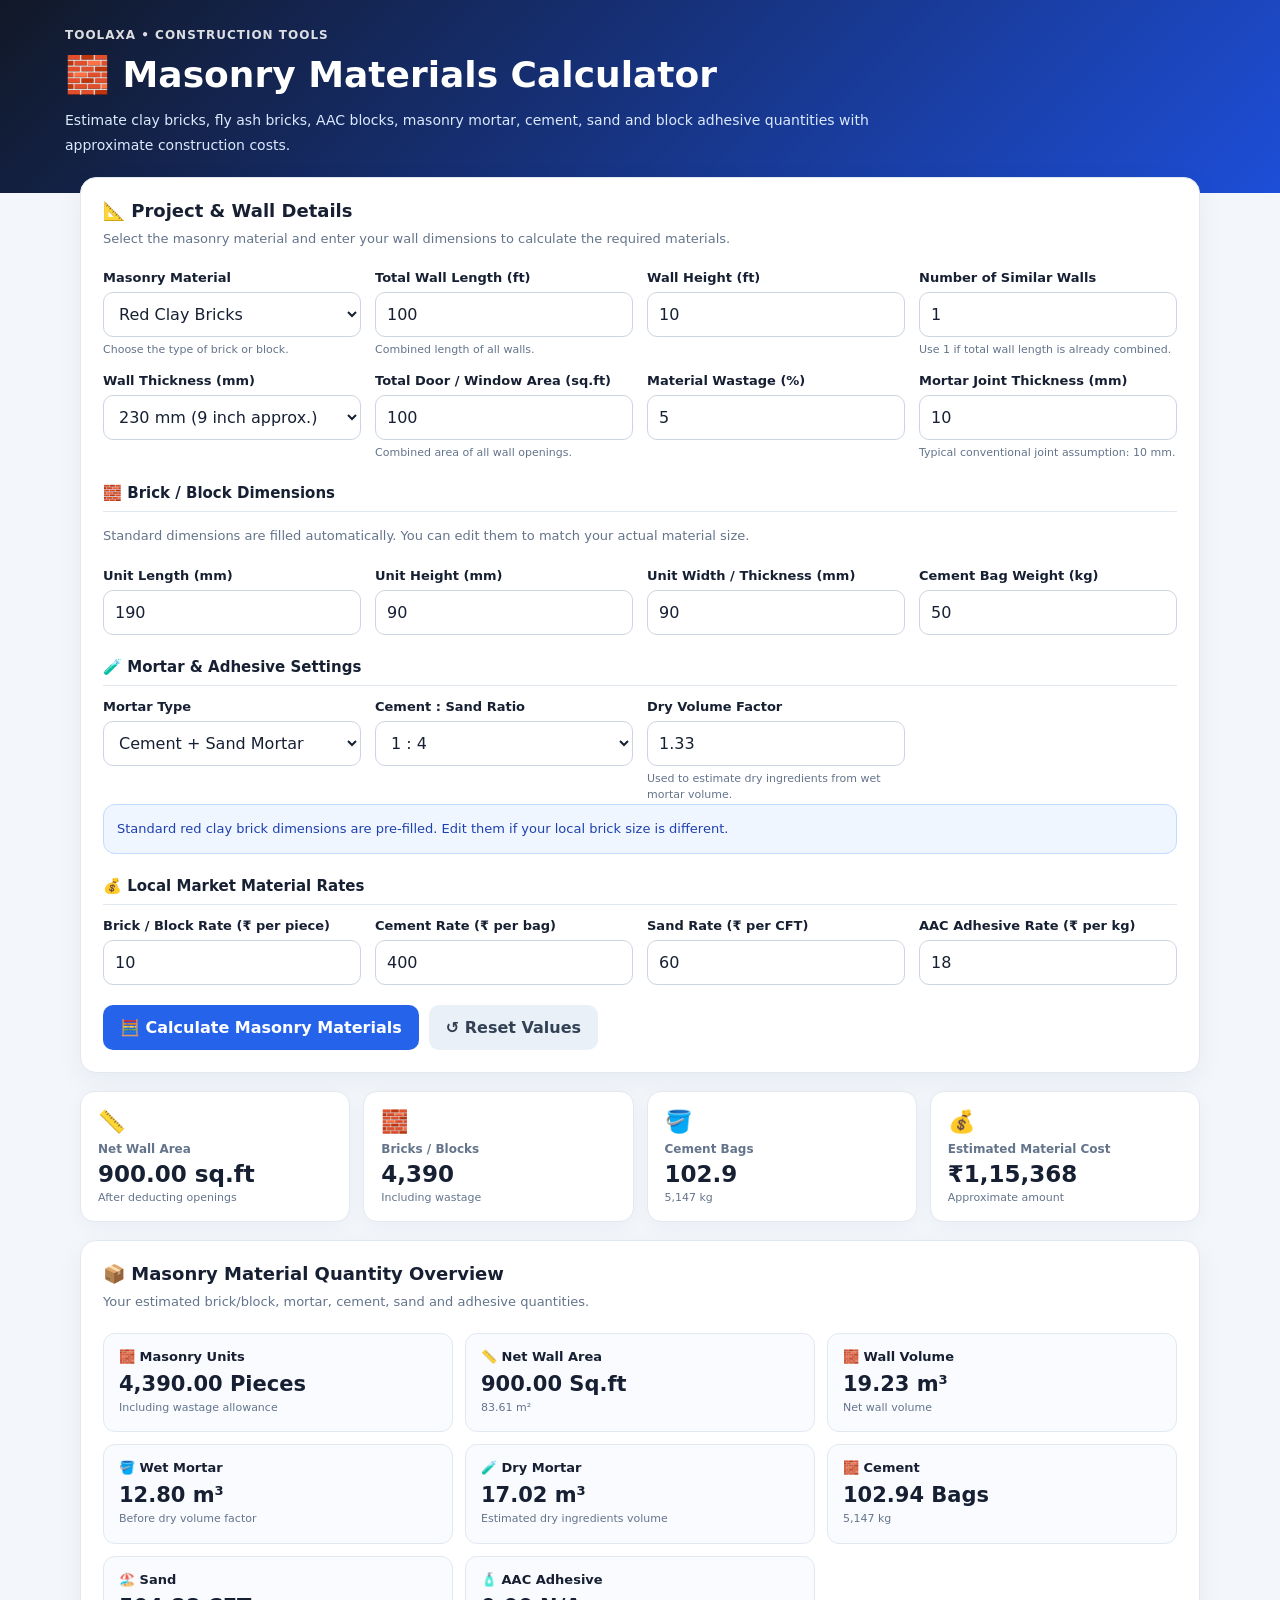
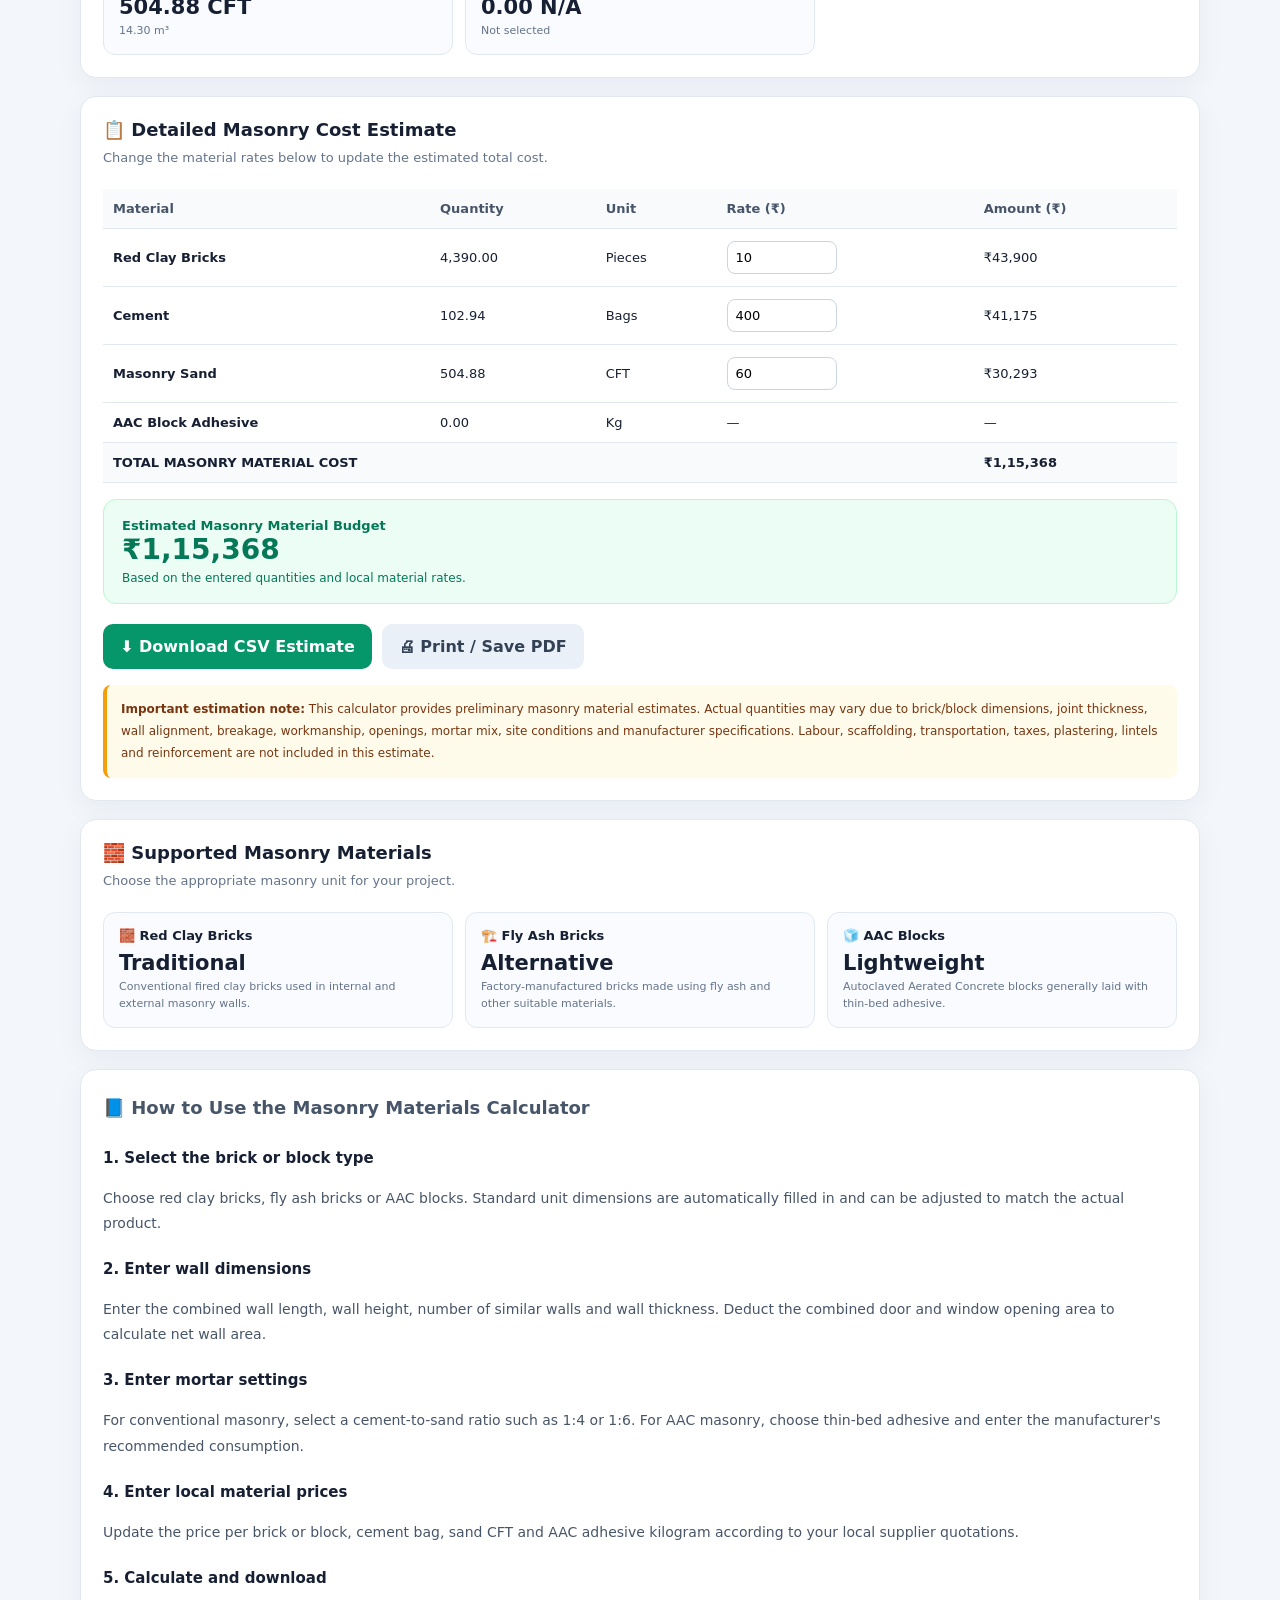
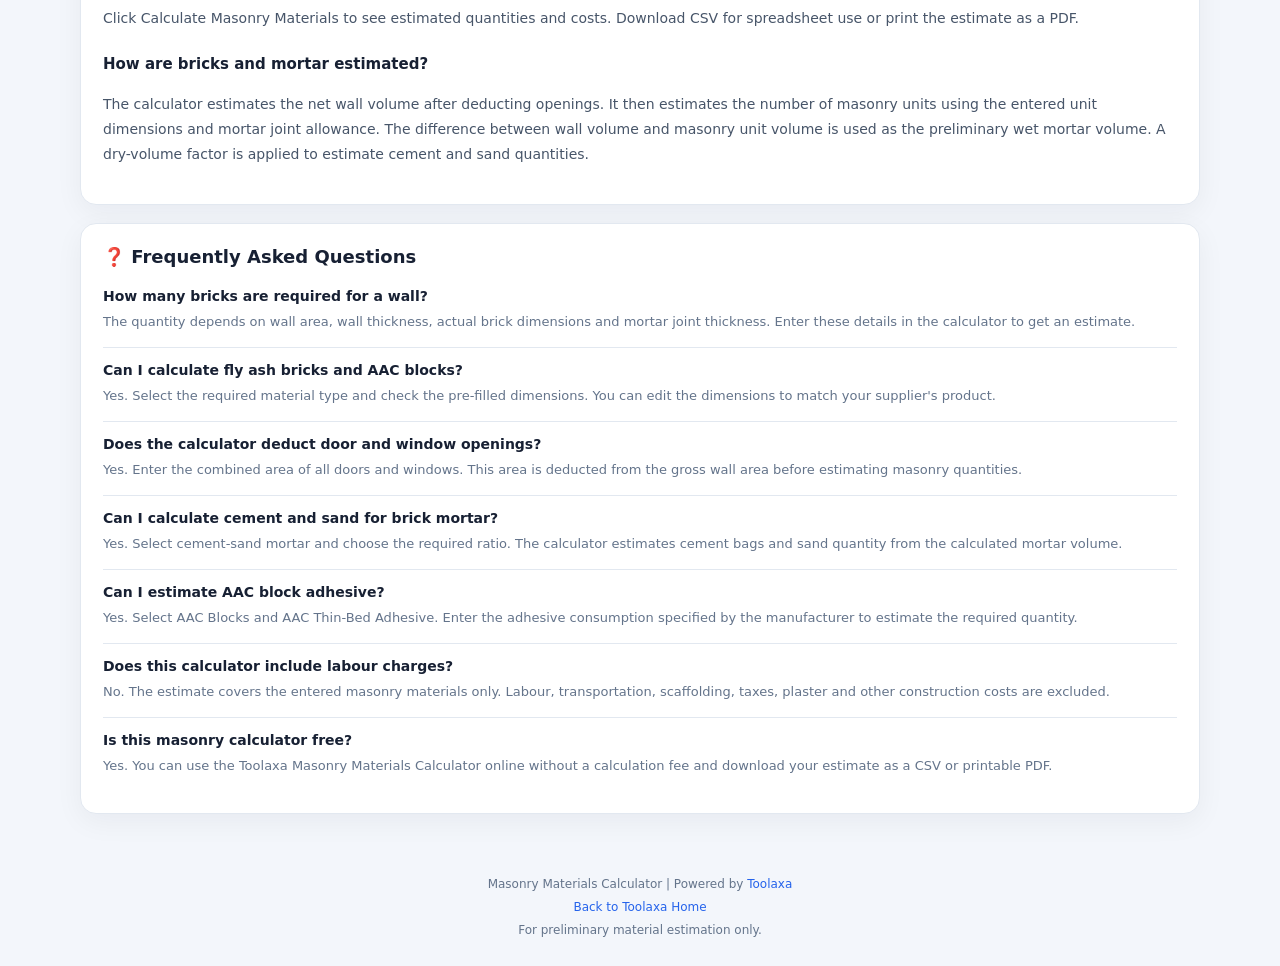
<file: tools/masonry-materials-calculator.html>
<!DOCTYPE html>
<html lang="en">
<head>
<meta charset="UTF-8">
<meta name="viewport" content="width=device-width, initial-scale=1.0">

<!-- Google Analytics - Toolaxa -->
    <script async src="https://www.googletagmanager.com/gtag/js?id=G-05KPNRM3X5"></script>
        <script>
        window.dataLayer = window.dataLayer || [];
        function gtag(){dataLayer.push(arguments);}
        gtag('js', new Date());

        gtag('config', 'G-05KPNRM3X5');
    </script>

<title>Masonry Materials Calculator – Bricks, AAC Blocks & Mortar | Toolaxa</title>
<meta name="description" content="Free online Masonry Materials Calculator to estimate clay bricks, fly ash bricks, AAC blocks, cement, sand, mortar and adhesive quantities with approximate construction costs.">
<meta name="keywords" content="masonry calculator, brick calculator, brickwork calculator, AAC block calculator, fly ash brick calculator, clay brick calculator, mortar calculator, cement sand calculator, masonry cost calculator, Toolaxa">
<meta name="author" content="Toolaxa">
<meta name="robots" content="index, follow, max-image-preview:large">
<meta name="theme-color" content="#111827">

<link rel="canonical" href="https://toolaxa.com/tools/masonry-materials-calculator.html">
<link rel="icon" type="image/png" href="../assets/images/favicon.png">

<meta name="google-site-verification" content="oLRbp0exIiNsVlyNDaDzxBgcRH5KpdTVX0psPuLf41I">

<meta property="og:type" content="website">
<meta property="og:title" content="Masonry Materials Calculator | Toolaxa">
<meta property="og:description" content="Calculate bricks, AAC blocks, mortar, cement, sand and masonry material costs for your construction project.">
<meta property="og:url" content="https://toolaxa.com/tools/masonry-materials-calculator.html">
<meta property="og:site_name" content="Toolaxa">
<meta property="og:locale" content="en_IN">

<meta name="twitter:card" content="summary">
<meta name="twitter:title" content="Masonry Materials Calculator | Toolaxa">
<meta name="twitter:description" content="Estimate clay bricks, fly ash bricks, AAC blocks and masonry mortar quantities online.">

<script type="application/ld+json">
{
  "@context": "https://schema.org",
  "@type": "WebApplication",
  "name": "Masonry Materials Calculator",
  "url": "https://toolaxa.com/tools/masonry-materials-calculator.html",
  "description": "Free online calculator to estimate clay bricks, fly ash bricks, AAC blocks, masonry mortar, cement, sand and adhesive quantities and costs.",
  "applicationCategory": "UtilitiesApplication",
  "operatingSystem": "Any",
  "browserRequirements": "Requires JavaScript enabled",
  "offers": {
    "@type": "Offer",
    "price": "0",
    "priceCurrency": "INR"
  },
  "publisher": {
    "@type": "Organization",
    "name": "Toolaxa",
    "url": "https://toolaxa.com/"
  }
}
</script>

<script type="application/ld+json">
{
  "@context": "https://schema.org",
  "@type": "BreadcrumbList",
  "itemListElement": [
    {
      "@type": "ListItem",
      "position": 1,
      "name": "Home",
      "item": "https://toolaxa.com/"
    },
    {
      "@type": "ListItem",
      "position": 2,
      "name": "Tools",
      "item": "https://toolaxa.com/tools/"
    },
    {
      "@type": "ListItem",
      "position": 3,
      "name": "Masonry Materials Calculator",
      "item": "https://toolaxa.com/tools/masonry-materials-calculator.html"
    }
  ]
}
</script>

<style>
:root{
 --primary:#2563eb;
 --primary-dark:#1d4ed8;
 --bg:#f3f6fb;
 --card:#ffffff;
 --text:#172033;
 --muted:#64748b;
 --border:#e2e8f0;
 --green:#059669;
 --radius:16px;
}
*{box-sizing:border-box}
html{scroll-behavior:smooth}
body{
 margin:0;
 font-family:system-ui,-apple-system,"Segoe UI",sans-serif;
 background:var(--bg);
 color:var(--text);
}
button,input,select{font:inherit}
header{
 background:linear-gradient(135deg,#111827,#1d4ed8);
 color:white;
 padding:28px 18px 35px;
}
.header-inner{max-width:1150px;margin:auto}
.brand{
 font-size:12px;
 font-weight:800;
 letter-spacing:1px;
 opacity:.85;
}
header h1{
 font-size:clamp(24px,4vw,36px);
 margin:12px 0;
}
header p{
 color:#dbeafe;
 font-size:14px;
 line-height:1.8;
 max-width:820px;
 margin:0;
}
.container{
 max-width:1150px;
 margin:-16px auto 35px;
 padding:0 15px;
}
.card{
 background:var(--card);
 border:1px solid var(--border);
 border-radius:var(--radius);
 box-shadow:0 8px 28px rgba(15,23,42,.05);
 padding:22px;
 margin-bottom:18px;
}
.card h2{font-size:18px;margin:0 0 7px}
.sub{
 font-size:13px;
 color:var(--muted);
 margin:0 0 20px;
 line-height:1.7;
}
.grid{
 display:grid;
 grid-template-columns:repeat(4,minmax(0,1fr));
 gap:14px;
}
.field label{
 display:block;
 font-size:13px;
 font-weight:750;
 margin-bottom:7px;
}
.field input,.field select{
 width:100%;
 height:45px;
 border:1px solid #cbd5e1;
 border-radius:10px;
 padding:9px 11px;
 background:white;
 outline:none;
 color:var(--text);
}
.field input:focus,.field select:focus{
 border-color:var(--primary);
 box-shadow:0 0 0 3px #dbeafe;
}
.hint{
 font-size:11px;
 color:var(--muted);
 margin-top:5px;
 line-height:1.5;
}
.section-title{
 margin:23px 0 13px;
 font-weight:850;
 font-size:15px;
 padding-bottom:9px;
 border-bottom:1px solid var(--border);
}
.info-box{
 background:#eff6ff;
 border:1px solid #bfdbfe;
 border-radius:12px;
 padding:13px;
 color:#1e40af;
 font-size:13px;
 line-height:1.7;
 margin-bottom:17px;
}
.btn-row{
 display:flex;
 flex-wrap:wrap;
 gap:10px;
 margin-top:20px;
}
.btn{
 min-height:45px;
 border:0;
 border-radius:10px;
 padding:11px 17px;
 cursor:pointer;
 font-weight:750;
 transition:.15s;
}
.btn-primary{background:var(--primary);color:white}
.btn-primary:hover{background:var(--primary-dark)}
.btn-secondary{background:#eaf0f8;color:#334155}
.btn-green{background:var(--green);color:white}
.btn:hover{filter:brightness(.97)}
.summary{
 display:grid;
 grid-template-columns:repeat(4,1fr);
 gap:13px;
 margin-bottom:18px;
}
.stat{
 background:white;
 border:1px solid var(--border);
 border-radius:14px;
 padding:17px;
 box-shadow:0 5px 20px rgba(15,23,42,.04);
}
.stat-icon{font-size:22px;margin-bottom:8px}
.stat-label{
 font-size:12px;
 color:var(--muted);
 font-weight:700;
}
.stat-value{
 font-size:23px;
 font-weight:850;
 margin-top:5px;
 overflow-wrap:anywhere;
}
.stat-unit{
 font-size:11px;
 color:var(--muted);
 margin-top:4px;
}
.material-cards{
 display:grid;
 grid-template-columns:repeat(3,1fr);
 gap:12px;
}
.mini{
 background:#f9fbff;
 border:1px solid var(--border);
 border-radius:12px;
 padding:15px;
}
.mini h3{font-size:13px;margin:0 0 8px}
.mini .number{font-size:21px;font-weight:850}
.mini small{
 display:block;
 font-size:11px;
 color:var(--muted);
 margin-top:4px;
 line-height:1.5;
}
.table-wrap{overflow-x:auto}
table{
 border-collapse:collapse;
 width:100%;
 min-width:650px;
}
th,td{
 padding:12px 10px;
 border-bottom:1px solid var(--border);
 text-align:left;
 font-size:13px;
}
th{background:#f8fafc;color:#475569}
tfoot td{font-weight:850;background:#f8fafc}
.rate-input{
 width:110px;
 border:1px solid #cbd5e1;
 border-radius:8px;
 padding:8px;
}
.cost-box{
 margin-top:16px;
 background:#ecfdf5;
 border:1px solid #bbf7d0;
 padding:18px;
 border-radius:13px;
}
.cost-box .total{
 font-size:28px;
 font-weight:900;
 color:#047857;
}
.note{
 margin-top:16px;
 padding:14px;
 background:#fffbeb;
 border-left:4px solid #f59e0b;
 border-radius:8px;
 color:#78350f;
 font-size:12px;
 line-height:1.8;
}
.error-message{
 display:none;
 background:#fef2f2;
 color:#991b1b;
 border:1px solid #fecaca;
 padding:12px;
 border-radius:10px;
 margin-top:15px;
 font-size:13px;
 line-height:1.6;
}
.info-content{font-size:14px;line-height:1.8;color:#475569}
.info-content h3{
 font-size:15px;
 color:var(--text);
 margin:20px 0 7px;
}
.faq-item{
 border-bottom:1px solid var(--border);
 padding:14px 0;
}
.faq-item:last-child{border-bottom:0}
.faq-item h3{font-size:14px;margin:0 0 7px}
.faq-item p{
 font-size:13px;
 line-height:1.7;
 color:var(--muted);
 margin:0;
}
footer{
 text-align:center;
 color:var(--muted);
 font-size:12px;
 padding:24px;
 line-height:1.9;
}
footer a{color:var(--primary);text-decoration:none}
.hidden{display:none!important}
@media(max-width:900px){
 .grid{grid-template-columns:repeat(2,1fr)}
 .summary{grid-template-columns:repeat(2,1fr)}
 .material-cards{grid-template-columns:repeat(2,1fr)}
}
@media(max-width:520px){
 header{padding:23px 15px 29px}
 .container{padding:0 10px}
 .card{padding:15px}
 .grid{grid-template-columns:1fr 1fr;gap:11px}
 .summary{grid-template-columns:1fr 1fr;gap:9px}
 .stat{padding:13px}
 .stat-value{font-size:19px}
 .material-cards{grid-template-columns:1fr 1fr;gap:9px}
 .mini{padding:11px}
 .mini .number{font-size:17px}
 .btn{width:100%}
}
@media(max-width:360px){
 .grid{grid-template-columns:1fr}
}
@media print{
 header{
  background:white!important;
  color:black!important;
  padding:10px;
 }
 header p{color:#333!important}
 body{background:white}
 .container{margin:0;max-width:100%}
 .card,.stat{box-shadow:none;break-inside:avoid}
 .btn-row,button,footer{display:none!important}
 .card{border:1px solid #ccc}
 th,td{padding:6px;font-size:10px}
 .note{background:white!important}
}
</style>
</head>

<body>

<header>
 <div class="header-inner">
  <div class="brand">TOOLAXA • CONSTRUCTION TOOLS</div>
  <h1>🧱 Masonry Materials Calculator</h1>
  <p>Estimate clay bricks, fly ash bricks, AAC blocks, masonry mortar, cement, sand and block adhesive quantities with approximate construction costs.</p>
 </div>
</header>

<main class="container">

<section class="card">
 <h2>📐 Project & Wall Details</h2>
 <p class="sub">Select the masonry material and enter your wall dimensions to calculate the required materials.</p>

 <div class="grid">
  <div class="field">
   <label for="material">Masonry Material</label>
   <select id="material">
    <option value="clay">Red Clay Bricks</option>
    <option value="flyash">Fly Ash Bricks</option>
    <option value="aac">AAC Blocks</option>
   </select>
   <div class="hint">Choose the type of brick or block.</div>
  </div>

  <div class="field">
   <label for="wallLength">Total Wall Length (ft)</label>
   <input type="number" id="wallLength" value="100" min="0" step="0.1">
   <div class="hint">Combined length of all walls.</div>
  </div>

  <div class="field">
   <label for="wallHeight">Wall Height (ft)</label>
   <input type="number" id="wallHeight" value="10" min="0" step="0.1">
  </div>

  <div class="field">
   <label for="wallCount">Number of Similar Walls</label>
   <input type="number" id="wallCount" value="1" min="1" step="1">
   <div class="hint">Use 1 if total wall length is already combined.</div>
  </div>

  <div class="field">
   <label for="wallThickness">Wall Thickness (mm)</label>
   <select id="wallThickness">
    <option value="100">100 mm (4 inch approx.)</option>
    <option value="115">115 mm (4.5 inch approx.)</option>
    <option value="150">150 mm (6 inch approx.)</option>
    <option value="200">200 mm (8 inch approx.)</option>
    <option value="230" selected>230 mm (9 inch approx.)</option>
    <option value="300">300 mm (12 inch approx.)</option>
   </select>
  </div>

  <div class="field">
   <label for="openingArea">Total Door / Window Area (sq.ft)</label>
   <input type="number" id="openingArea" value="100" min="0" step="0.1">
   <div class="hint">Combined area of all wall openings.</div>
  </div>

  <div class="field">
   <label for="wastage">Material Wastage (%)</label>
   <input type="number" id="wastage" value="5" min="0" max="30" step="0.5">
  </div>

  <div class="field">
   <label for="joint">Mortar Joint Thickness (mm)</label>
   <input type="number" id="joint" value="10" min="0" max="25" step="1">
   <div class="hint">Typical conventional joint assumption: 10 mm.</div>
  </div>
 </div>

 <div class="section-title">🧱 Brick / Block Dimensions</div>
 <p class="sub">Standard dimensions are filled automatically. You can edit them to match your actual material size.</p>

 <div class="grid">
  <div class="field">
   <label for="unitLength">Unit Length (mm)</label>
   <input type="number" id="unitLength" value="190" min="1" step="1">
  </div>
  <div class="field">
   <label for="unitHeight">Unit Height (mm)</label>
   <input type="number" id="unitHeight" value="90" min="1" step="1">
  </div>
  <div class="field">
   <label for="unitWidth">Unit Width / Thickness (mm)</label>
   <input type="number" id="unitWidth" value="90" min="1" step="1">
  </div>
  <div class="field">
   <label for="cementBagWeight">Cement Bag Weight (kg)</label>
   <input type="number" id="cementBagWeight" value="50" min="1" step="1">
  </div>
 </div>

 <div class="section-title">🧪 Mortar & Adhesive Settings</div>

 <div class="grid">
  <div class="field">
   <label for="mortarType">Mortar Type</label>
   <select id="mortarType">
    <option value="cement" selected>Cement + Sand Mortar</option>
    <option value="adhesive">AAC Thin-Bed Adhesive</option>
   </select>
  </div>

  <div class="field" id="ratioField">
   <label for="mortarRatio">Cement : Sand Ratio</label>
   <select id="mortarRatio">
    <option value="3">1 : 3</option>
    <option value="4" selected>1 : 4</option>
    <option value="5">1 : 5</option>
    <option value="6">1 : 6</option>
   </select>
  </div>

  <div class="field" id="adhesiveField">
   <label for="adhesiveRate">AAC Adhesive Consumption (kg/m²)</label>
   <input type="number" id="adhesiveRate" value="4.5" min="0" step="0.1">
   <div class="hint">Adjust according to block size and adhesive manufacturer's instructions.</div>
  </div>

  <div class="field">
   <label for="mortarDryFactor">Dry Volume Factor</label>
   <input type="number" id="mortarDryFactor" value="1.33" min="1" max="2" step="0.01">
   <div class="hint">Used to estimate dry ingredients from wet mortar volume.</div>
  </div>
 </div>

 <div class="info-box" id="materialInfo" aria-live="polite">
  Standard red clay brick dimensions are pre-filled. Edit them if your local brick size is different.
 </div>

 <div class="section-title">💰 Local Market Material Rates</div>

 <div class="grid">
  <div class="field">
   <label for="brickPrice">Brick / Block Rate (₹ per piece)</label>
   <input type="number" id="brickPrice" value="10" min="0" step="0.01">
  </div>

  <div class="field">
   <label for="cementPrice">Cement Rate (₹ per bag)</label>
   <input type="number" id="cementPrice" value="400" min="0" step="1">
  </div>

  <div class="field">
   <label for="sandPrice">Sand Rate (₹ per CFT)</label>
   <input type="number" id="sandPrice" value="60" min="0" step="1">
  </div>

  <div class="field">
   <label for="adhesivePrice">AAC Adhesive Rate (₹ per kg)</label>
   <input type="number" id="adhesivePrice" value="18" min="0" step="0.5">
  </div>
 </div>

 <div class="error-message" id="errorMessage" role="alert"></div>

 <div class="btn-row">
  <button type="button" class="btn btn-primary" id="calculateBtn">🧮 Calculate Masonry Materials</button>
  <button type="button" class="btn btn-secondary" id="resetBtn">↺ Reset Values</button>
 </div>
</section>

<section class="summary" aria-label="Masonry calculation summary">
 <div class="stat">
  <div class="stat-icon">📏</div>
  <div class="stat-label">Net Wall Area</div>
  <div class="stat-value" id="areaStat">0 sq.ft</div>
  <div class="stat-unit">After deducting openings</div>
 </div>

 <div class="stat">
  <div class="stat-icon">🧱</div>
  <div class="stat-label">Bricks / Blocks</div>
  <div class="stat-value" id="unitsStat">0</div>
  <div class="stat-unit">Including wastage</div>
 </div>

 <div class="stat">
  <div class="stat-icon">🪣</div>
  <div class="stat-label">Cement Bags</div>
  <div class="stat-value" id="cementStat">0</div>
  <div class="stat-unit" id="cementUnitStat">For mortar</div>
 </div>

 <div class="stat">
  <div class="stat-icon">💰</div>
  <div class="stat-label">Estimated Material Cost</div>
  <div class="stat-value" id="costStat">₹0</div>
  <div class="stat-unit">Approximate amount</div>
 </div>
</section>

<section class="card">
 <h2>📦 Masonry Material Quantity Overview</h2>
 <p class="sub">Your estimated brick/block, mortar, cement, sand and adhesive quantities.</p>
 <div class="material-cards" id="materialCards" aria-live="polite"></div>
</section>

<section class="card">
 <h2>📋 Detailed Masonry Cost Estimate</h2>
 <p class="sub">Change the material rates below to update the estimated total cost.</p>

 <div class="table-wrap">
  <table>
   <thead>
    <tr>
     <th>Material</th>
     <th>Quantity</th>
     <th>Unit</th>
     <th>Rate (₹)</th>
     <th>Amount (₹)</th>
    </tr>
   </thead>
   <tbody id="tableBody"></tbody>
   <tfoot>
    <tr>
     <td colspan="4">TOTAL MASONRY MATERIAL COST</td>
     <td id="grandTotal">₹0</td>
    </tr>
   </tfoot>
  </table>
 </div>

 <div class="cost-box">
  <div style="font-size:13px;color:#047857;font-weight:750">Estimated Masonry Material Budget</div>
  <div class="total" id="budgetTotal">₹0</div>
  <div style="font-size:12px;color:#047857;margin-top:5px">Based on the entered quantities and local material rates.</div>
 </div>

 <div class="btn-row">
  <button type="button" class="btn btn-green" id="csvBtn">⬇ Download CSV Estimate</button>
  <button type="button" class="btn btn-secondary" id="printBtn">🖨 Print / Save PDF</button>
 </div>

 <div class="note">
  <strong>Important estimation note:</strong> This calculator provides preliminary masonry material estimates. Actual quantities may vary due to brick/block dimensions, joint thickness, wall alignment, breakage, workmanship, openings, mortar mix, site conditions and manufacturer specifications. Labour, scaffolding, transportation, taxes, plastering, lintels and reinforcement are not included in this estimate.
 </div>
</section>

<section class="card">
 <h2>🧱 Supported Masonry Materials</h2>
 <p class="sub">Choose the appropriate masonry unit for your project.</p>

 <div class="material-cards">
  <div class="mini">
   <h3>🧱 Red Clay Bricks</h3>
   <div class="number">Traditional</div>
   <small>Conventional fired clay bricks used in internal and external masonry walls.</small>
  </div>

  <div class="mini">
   <h3>🏗️ Fly Ash Bricks</h3>
   <div class="number">Alternative</div>
   <small>Factory-manufactured bricks made using fly ash and other suitable materials.</small>
  </div>

  <div class="mini">
   <h3>🧊 AAC Blocks</h3>
   <div class="number">Lightweight</div>
   <small>Autoclaved Aerated Concrete blocks generally laid with thin-bed adhesive.</small>
  </div>
 </div>
</section>

<section class="card info-content">
 <h2>📘 How to Use the Masonry Materials Calculator</h2>

 <h3>1. Select the brick or block type</h3>
 <p>Choose red clay bricks, fly ash bricks or AAC blocks. Standard unit dimensions are automatically filled in and can be adjusted to match the actual product.</p>

 <h3>2. Enter wall dimensions</h3>
 <p>Enter the combined wall length, wall height, number of similar walls and wall thickness. Deduct the combined door and window opening area to calculate net wall area.</p>

 <h3>3. Enter mortar settings</h3>
 <p>For conventional masonry, select a cement-to-sand ratio such as 1:4 or 1:6. For AAC masonry, choose thin-bed adhesive and enter the manufacturer's recommended consumption.</p>

 <h3>4. Enter local material prices</h3>
 <p>Update the price per brick or block, cement bag, sand CFT and AAC adhesive kilogram according to your local supplier quotations.</p>

 <h3>5. Calculate and download</h3>
 <p>Click Calculate Masonry Materials to see estimated quantities and costs. Download CSV for spreadsheet use or print the estimate as a PDF.</p>

 <h3>How are bricks and mortar estimated?</h3>
 <p>The calculator estimates the net wall volume after deducting openings. It then estimates the number of masonry units using the entered unit dimensions and mortar joint allowance. The difference between wall volume and masonry unit volume is used as the preliminary wet mortar volume. A dry-volume factor is applied to estimate cement and sand quantities.</p>
</section>

<section class="card">
 <h2>❓ Frequently Asked Questions</h2>

 <div class="faq-item">
  <h3>How many bricks are required for a wall?</h3>
  <p>The quantity depends on wall area, wall thickness, actual brick dimensions and mortar joint thickness. Enter these details in the calculator to get an estimate.</p>
 </div>

 <div class="faq-item">
  <h3>Can I calculate fly ash bricks and AAC blocks?</h3>
  <p>Yes. Select the required material type and check the pre-filled dimensions. You can edit the dimensions to match your supplier's product.</p>
 </div>

 <div class="faq-item">
  <h3>Does the calculator deduct door and window openings?</h3>
  <p>Yes. Enter the combined area of all doors and windows. This area is deducted from the gross wall area before estimating masonry quantities.</p>
 </div>

 <div class="faq-item">
  <h3>Can I calculate cement and sand for brick mortar?</h3>
  <p>Yes. Select cement-sand mortar and choose the required ratio. The calculator estimates cement bags and sand quantity from the calculated mortar volume.</p>
 </div>

 <div class="faq-item">
  <h3>Can I estimate AAC block adhesive?</h3>
  <p>Yes. Select AAC Blocks and AAC Thin-Bed Adhesive. Enter the adhesive consumption specified by the manufacturer to estimate the required quantity.</p>
 </div>

 <div class="faq-item">
  <h3>Does this calculator include labour charges?</h3>
  <p>No. The estimate covers the entered masonry materials only. Labour, transportation, scaffolding, taxes, plaster and other construction costs are excluded.</p>
 </div>

 <div class="faq-item">
  <h3>Is this masonry calculator free?</h3>
  <p>Yes. You can use the Toolaxa Masonry Materials Calculator online without a calculation fee and download your estimate as a CSV or printable PDF.</p>
 </div>
</section>

</main>

<footer>
 Masonry Materials Calculator | Powered by <a href="../index.html">Toolaxa</a><br>
 <a href="../index.html">Back to Toolaxa Home</a><br>
 <span>For preliminary material estimation only.</span>
</footer>

<script>
"use strict";

const $ = id => document.getElementById(id);

const MM_PER_FT = 304.8;
const FT3_PER_M3 = 35.3147;
const M2_PER_SQFT = 0.092903;

const defaultValues = {};

const materialDefaults = {
 clay:{
  length:190,
  height:90,
  width:90,
  thickness:"230",
  joint:10,
  brickPrice:10,
  mortarType:"cement",
  info:"Red clay bricks selected. Standard nominal brick dimensions are approximately 190 × 90 × 90 mm. Confirm the actual dimensions with your supplier."
 },
 flyash:{
  length:190,
  height:90,
  width:90,
  thickness:"230",
  joint:10,
  brickPrice:9,
  mortarType:"cement",
  info:"Fly ash bricks selected. Standard dimensions are pre-filled as a starting assumption. Adjust the dimensions and price according to your supplier."
 },
 aac:{
  length:600,
  height:200,
  width:150,
  thickness:"150",
  joint:3,
  brickPrice:75,
  mortarType:"adhesive",
  info:"AAC blocks selected. Standard example dimensions are 600 × 200 × 150 mm. Thin-bed adhesive is selected as the default mortar option. Confirm actual block dimensions and adhesive consumption with the manufacturer."
 }
};

let rows=[];
let latest=null;

function n(id){
 const value=Number($(id).value);
 return Number.isFinite(value)?value:0;
}

function fmt(value,decimals=2){
 return Number(value||0).toLocaleString("en-IN",{
  minimumFractionDigits:decimals,
  maximumFractionDigits:decimals
 });
}

function money(value){
 return "₹"+Number(value||0).toLocaleString("en-IN",{
  maximumFractionDigits:0
 });
}

function readDefaults(){
 document.querySelectorAll("input,select").forEach(el=>{
  if(el.id)defaultValues[el.id]=el.value;
 });
}

function showError(message){
 const box=$("errorMessage");
 box.textContent=message;
 box.style.display="block";
 box.scrollIntoView({behavior:"smooth",block:"center"});
}

function clearError(){
 const box=$("errorMessage");
 box.textContent="";
 box.style.display="none";
}

function setMaterialDefaults(){
 const type=$("material").value;
 const data=materialDefaults[type];

 $("unitLength").value=data.length;
 $("unitHeight").value=data.height;
 $("unitWidth").value=data.width;
 $("wallThickness").value=data.thickness;
 $("joint").value=data.joint;
 $("brickPrice").value=data.brickPrice;
 $("mortarType").value=data.mortarType;
 $("materialInfo").textContent=data.info;

 updateMortarFields();
 calculate();
}

function updateMortarFields(){
 const type=$("mortarType").value;
 const isAdhesive=type==="adhesive";

 $("ratioField").classList.toggle("hidden",isAdhesive);
 $("adhesiveField").classList.toggle("hidden",!isAdhesive);

 if(isAdhesive){
  $("materialInfo").textContent=
   "AAC thin-bed adhesive selected. The adhesive quantity is estimated from net wall area and the entered manufacturer consumption rate.";
 }
}

function validateInputs(){
 const fields=document.querySelectorAll("input[type='number']");

 for(const field of fields){
  const value=Number(field.value);

  if(field.value.trim()==="" || !Number.isFinite(value)){
   showError("Please enter a valid number in "+field.labels[0].textContent+".");
   field.focus();
   return false;
  }

  if(value<0){
   showError("Negative values are not allowed. Please check "+field.labels[0].textContent+".");
   field.focus();
   return false;
  }

  if(field.id==="wastage" && value>30){
   showError("Wastage must be between 0% and 30%.");
   field.focus();
   return false;
  }

  if(field.id==="joint" && value>25){
   showError("Mortar joint thickness should not exceed 25 mm in this estimator.");
   field.focus();
   return false;
  }

  if(field.id==="mortarDryFactor" && (value<1 || value>2)){
   showError("Dry volume factor must be between 1 and 2.");
   field.focus();
   return false;
  }

  if(field.id==="cementBagWeight" && value<=0){
   showError("Cement bag weight must be greater than zero.");
   field.focus();
   return false;
  }
 }

 if(!Number.isInteger(n("wallCount")) || n("wallCount")<1){
  showError("Number of similar walls must be a whole number of at least 1.");
  $("wallCount").focus();
  return false;
 }

 const unitFields=["unitLength","unitHeight","unitWidth"];
 for(const id of unitFields){
  if(n(id)<=0){
   showError("Brick or block dimensions must be greater than zero.");
   $(id).focus();
   return false;
  }
 }

 const grossArea=n("wallLength")*n("wallHeight")*n("wallCount");
 const openingArea=n("openingArea");

 if(openingArea>grossArea){
  showError("Total door and window opening area cannot be greater than the gross wall area.");
  $("openingArea").focus();
  return false;
 }

 if(n("wallThickness")<=0){
  showError("Please select a valid wall thickness.");
  $("wallThickness").focus();
  return false;
 }

 if(n("unitWidth")>n("wallThickness")){
  showError("Brick or block width cannot be greater than the entered wall thickness. Please check both dimensions.");
  $("unitWidth").focus();
  return false;
 }

 return true;
}

function calculate(){
 clearError();

 if(!validateInputs())return;

 const material=$("material").value;
 const mortarType=$("mortarType").value;

 const wastage=n("wastage")/100;
 const joint=n("joint");
 const dryFactor=n("mortarDryFactor");
 const bagWeight=n("cementBagWeight");

 const grossAreaSqFt=n("wallLength")*n("wallHeight")*n("wallCount");
 const netAreaSqFt=grossAreaSqFt-n("openingArea");
 const netAreaM2=netAreaSqFt*M2_PER_SQFT;

 const wallThicknessM=n("wallThickness")/1000;
 const wallVolumeM3=netAreaM2*wallThicknessM;

 const unitL=n("unitLength")/1000;
 const unitH=n("unitHeight")/1000;
 const unitW=n("unitWidth")/1000;
 const jointM=joint/1000;

 // Nominal unit size includes the horizontal and vertical mortar joint.
 const nominalL=unitL+jointM;
 const nominalH=unitH+jointM;

 const nominalUnitVolume=nominalL*nominalH*wallThicknessM;
 const actualUnitVolume=unitL*unitH*unitW;

 if(nominalUnitVolume<=0 || actualUnitVolume<=0){
  showError("Invalid brick or block dimensions. Please check the entered values.");
  return;
 }

 // Estimate masonry units from the wall volume and nominal unit volume.
 const baseUnits=wallVolumeM3/nominalUnitVolume;
 const unitsWithWastage=baseUnits*(1+wastage);
 const units=Math.ceil(unitsWithWastage);

 // Mortar volume is the difference between wall volume and actual masonry unit volume.
 const actualUnitsVolume=baseUnits*actualUnitVolume;
 const wetMortarM3=Math.max(0,wallVolumeM3-actualUnitsVolume);
 const dryMortarM3=wetMortarM3*dryFactor;

 let cementBags=0;
 let cementKg=0;
 let sandM3=0;
 let sandCft=0;
 let adhesiveKg=0;

 if(mortarType==="cement"){
  const sandRatio=n("mortarRatio");
  const totalRatio=1+sandRatio;

  cementKg=(dryMortarM3/totalRatio)*1440;
  cementBags=cementKg/bagWeight;

  sandM3=dryMortarM3*(sandRatio/totalRatio);
  sandCft=sandM3*FT3_PER_M3;

  // Apply wastage to mortar ingredients.
  cementKg*=1+wastage;
  cementBags=cementKg/bagWeight;
  sandM3*=1+wastage;
  sandCft=sandM3*FT3_PER_M3;
 }else{
  adhesiveKg=netAreaM2*n("adhesiveRate")*(1+wastage);
 }

 const brickRate=n("brickPrice");
 const cementRate=n("cementPrice");
 const sandRate=n("sandPrice");
 const adhesiveRate=n("adhesivePrice");

 rows=[
  {
   name:material==="clay"?"Red Clay Bricks":
        material==="flyash"?"Fly Ash Bricks":"AAC Blocks",
   qty:units,
   unit:"Pieces",
   rate:brickRate,
   include:true,
   key:"brick"
  },
  {
   name:"Cement",
   qty:mortarType==="cement"?cementBags:0,
   unit:"Bags",
   rate:cementRate,
   include:mortarType==="cement",
   key:"cement"
  },
  {
   name:"Masonry Sand",
   qty:mortarType==="cement"?sandCft:0,
   unit:"CFT",
   rate:sandRate,
   include:mortarType==="cement",
   key:"sand"
  },
  {
   name:"AAC Block Adhesive",
   qty:mortarType==="adhesive"?adhesiveKg:0,
   unit:"Kg",
   rate:adhesiveRate,
   include:mortarType==="adhesive",
   key:"adhesive"
  }
 ];

 latest={
  material,
  mortarType,
  grossAreaSqFt,
  netAreaSqFt,
  netAreaM2,
  wallVolumeM3,
  baseUnits,
  units,
  wetMortarM3,
  dryMortarM3,
  cementKg,
  cementBags,
  sandM3,
  sandCft,
  adhesiveKg,
  wastage,
  joint,
  rows
 };

 render();
}

function render(){
 if(!latest)return;

 const d=latest;

 $("areaStat").textContent=fmt(d.netAreaSqFt)+" sq.ft";
 $("unitsStat").textContent=fmt(d.units,0);
 $("cementStat").textContent=d.mortarType==="cement"
  ?fmt(d.cementBags,1)
  :"N/A";
 $("cementUnitStat").textContent=d.mortarType==="cement"
  ?fmt(d.cementKg,0)+" kg"
  :"Adhesive selected";

 const mortarLabel=d.mortarType==="cement"
  ?"Cement + Sand Mortar"
  :"AAC Thin-Bed Adhesive";

 const cards=[
  [
   "🧱 Masonry Units",
   d.units,
   "Pieces",
   "Including wastage allowance"
  ],
  [
   "📏 Net Wall Area",
   d.netAreaSqFt,
   "Sq.ft",
   fmt(d.netAreaM2)+" m²"
  ],
  [
   "🧱 Wall Volume",
   d.wallVolumeM3,
   "m³",
   "Net wall volume"
  ],
  [
   "🪣 Wet Mortar",
   d.wetMortarM3,
   "m³",
   "Before dry volume factor"
  ],
  [
   "🧪 Dry Mortar",
   d.dryMortarM3,
   "m³",
   "Estimated dry ingredients volume"
  ],
  [
   "🧱 Cement",
   d.mortarType==="cement"?d.cementBags:0,
   d.mortarType==="cement"?"Bags":"N/A",
   d.mortarType==="cement"?fmt(d.cementKg,0)+" kg":"Adhesive method selected"
  ],
  [
   "🏖️ Sand",
   d.mortarType==="cement"?d.sandCft:0,
   d.mortarType==="cement"?"CFT":"N/A",
   d.mortarType==="cement"?fmt(d.sandM3)+" m³":"Adhesive method selected"
  ],
  [
   "🧴 AAC Adhesive",
   d.mortarType==="adhesive"?d.adhesiveKg:0,
   d.mortarType==="adhesive"?"Kg":"N/A",
   d.mortarType==="adhesive"?"Based on entered consumption":"Not selected"
  ]
 ];

 $("materialCards").innerHTML=cards.map(c=>`
  <div class="mini">
   <h3>${c[0]}</h3>
   <div class="number">${fmt(c[1],2)} ${c[2]}</div>
   <small>${c[3]}</small>
  </div>
 `).join("");

 renderTable();
}

function renderTable(){
 const body=$("tableBody");
 body.innerHTML="";
 let total=0;

 rows.forEach((m,index)=>{
  const cost=m.include?m.qty*m.rate:0;
  total+=cost;

  const rateInput=m.include
   ?`<input class="rate-input" type="number" min="0" step="0.01" value="${m.rate}" data-rate-index="${index}" aria-label="${m.name} rate">`
   :"—";

  const amount=m.include?money(cost):"—";

  const tr=document.createElement("tr");
  tr.innerHTML=`
   <td><b>${m.name}</b></td>
   <td>${fmt(m.qty,2)}</td>
   <td>${m.unit}</td>
   <td>${rateInput}</td>
   <td>${amount}</td>
  `;

  body.appendChild(tr);
 });

 body.querySelectorAll("[data-rate-index]").forEach(input=>{
  input.addEventListener("change",function(){
   updateRate(Number(this.dataset.rateIndex),this.value);
  });
 });

 $("grandTotal").textContent=money(total);
 $("budgetTotal").textContent=money(total);
 $("costStat").textContent=money(total);
}

function updateRate(index,value){
 const rate=Number(value);

 if(!Number.isFinite(rate)||rate<0){
  showError("Please enter a valid non-negative rate.");
  renderTable();
  return;
 }

 rows[index].rate=rate;

 const fieldMap={
  brick:"brickPrice",
  cement:"cementPrice",
  sand:"sandPrice",
  adhesive:"adhesivePrice"
 };

 const fieldId=fieldMap[rows[index].key];
 if(fieldId)$(fieldId).value=rate;

 renderTable();
}

function csvEscape(value){
 return '"'+String(value).replace(/"/g,'""')+'"';
}

function downloadCSV(){
 if(!latest){
  alert("Please calculate materials first.");
  return;
 }

 const d=latest;
 const materialName=d.material==="clay"?"Red Clay Bricks":
  d.material==="flyash"?"Fly Ash Bricks":"AAC Blocks";

 const lines=[
  ["Toolaxa - Masonry Materials Estimate"],
  ["Material Type",materialName],
  ["Mortar Type",d.mortarType==="cement"?"Cement + Sand Mortar":"AAC Thin-Bed Adhesive"],
  ["Gross Wall Area (sq.ft)",d.grossAreaSqFt.toFixed(2)],
  ["Opening Area (sq.ft)",n("openingArea").toFixed(2)],
  ["Net Wall Area (sq.ft)",d.netAreaSqFt.toFixed(2)],
  ["Net Wall Volume (m3)",d.wallVolumeM3.toFixed(3)],
  ["Wastage (%)",(d.wastage*100).toFixed(1)],
  [],
  ["Material","Quantity","Unit","Rate INR","Amount INR"]
 ];

 let total=0;

 rows.forEach(m=>{
  const amount=m.include?m.qty*m.rate:0;
  total+=amount;

  lines.push([
   m.name,
   m.qty.toFixed(2),
   m.unit,
   m.include?m.rate:0,
   amount.toFixed(2)
  ]);
 });

 lines.push([]);
 lines.push(["TOTAL","","","",total.toFixed(2)]);
 lines.push(["Note","Preliminary estimate only. Verify dimensions and quantities at site."]);

 const csv=lines.map(row=>row.map(csvEscape).join(",")).join("\r\n");

 const blob=new Blob(["\ufeff"+csv],{
  type:"text/csv;charset=utf-8"
 });

 const url=URL.createObjectURL(blob);
 const link=document.createElement("a");

 link.href=url;
 link.download="toolaxa-masonry-materials-estimate.csv";

 document.body.appendChild(link);
 link.click();
 link.remove();

 setTimeout(()=>URL.revokeObjectURL(url),1000);
}

function resetAll(){
 Object.keys(defaultValues).forEach(id=>{
  const el=$(id);
  if(el)el.value=defaultValues[id];
 });

 clearError();

 $("materialInfo").textContent=materialDefaults[$("material").value].info;

 updateMortarFields();
 calculate();
}

$("material").addEventListener("change",setMaterialDefaults);
$("mortarType").addEventListener("change",function(){
 updateMortarFields();
 calculate();
});

$("calculateBtn").addEventListener("click",calculate);
$("resetBtn").addEventListener("click",resetAll);
$("csvBtn").addEventListener("click",downloadCSV);
$("printBtn").addEventListener("click",()=>window.print());

readDefaults();
updateMortarFields();
calculate();
</script>

</body>
</html>
</file>
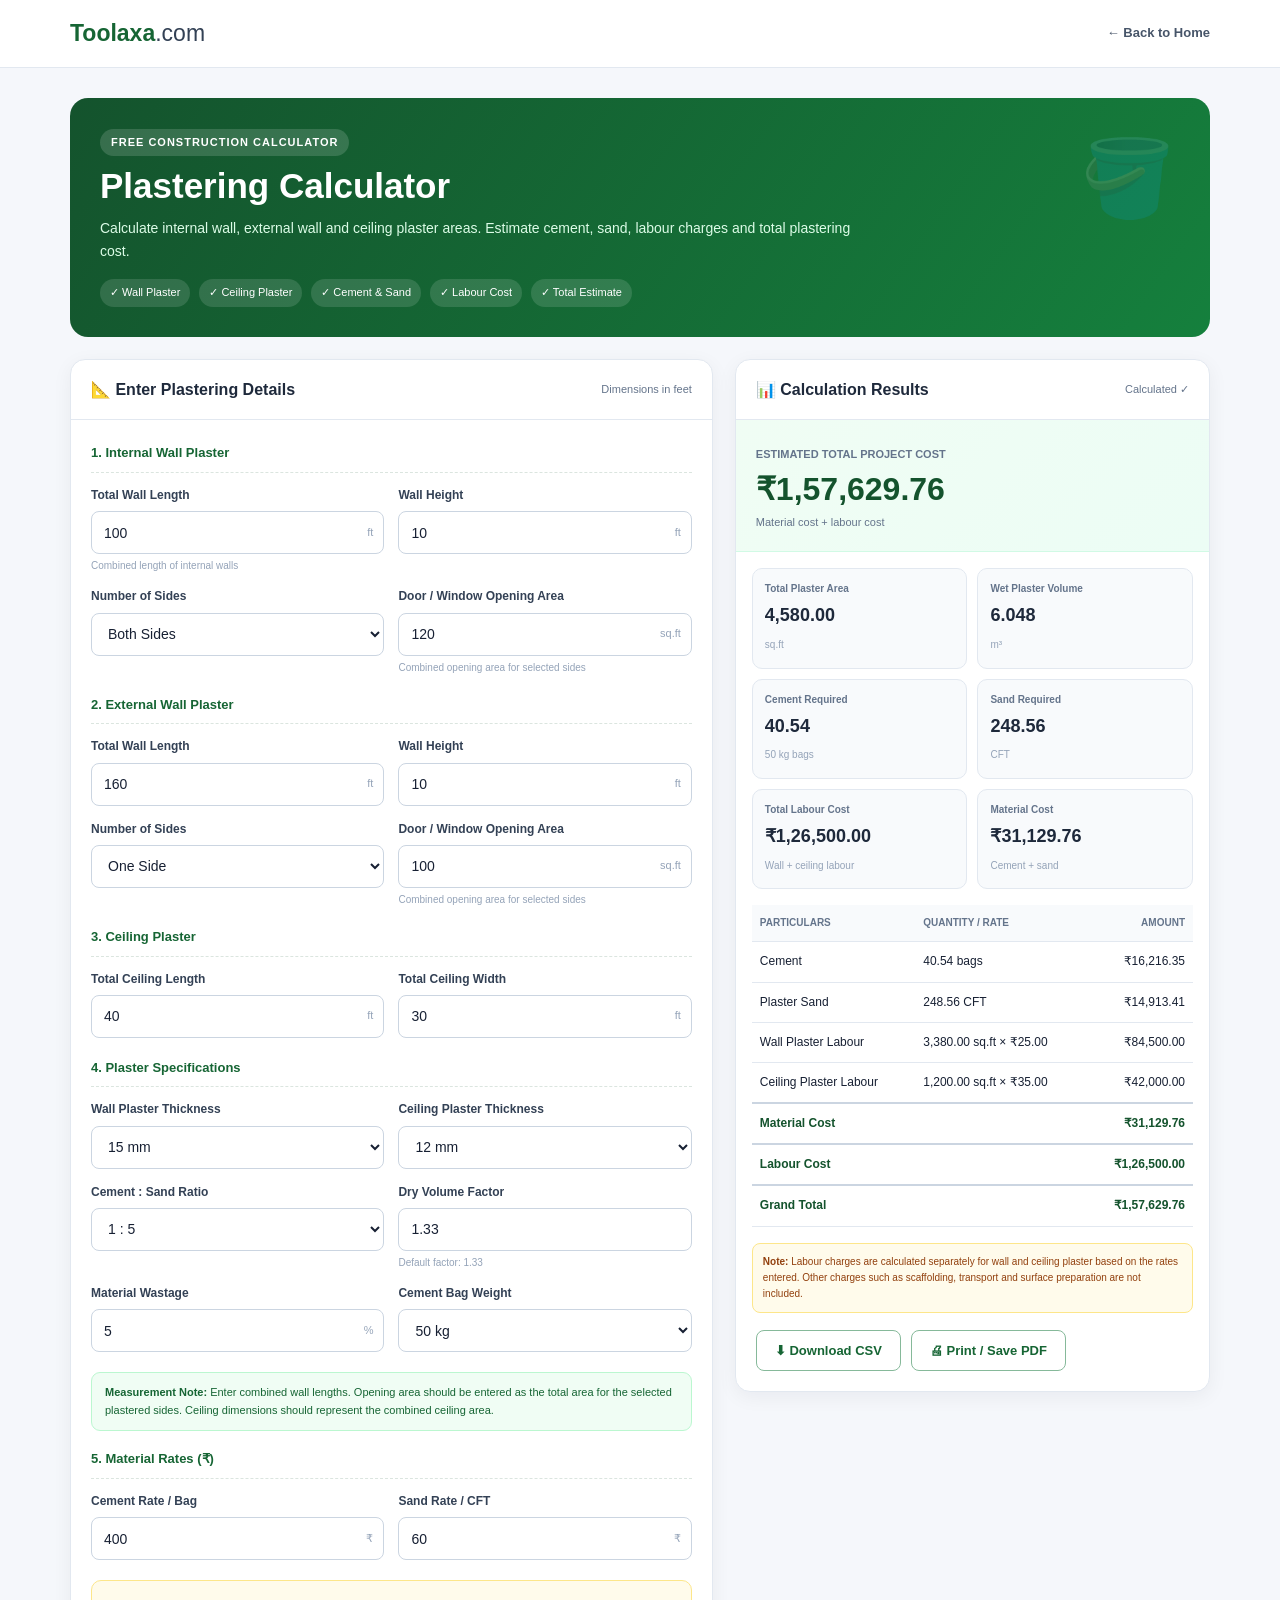
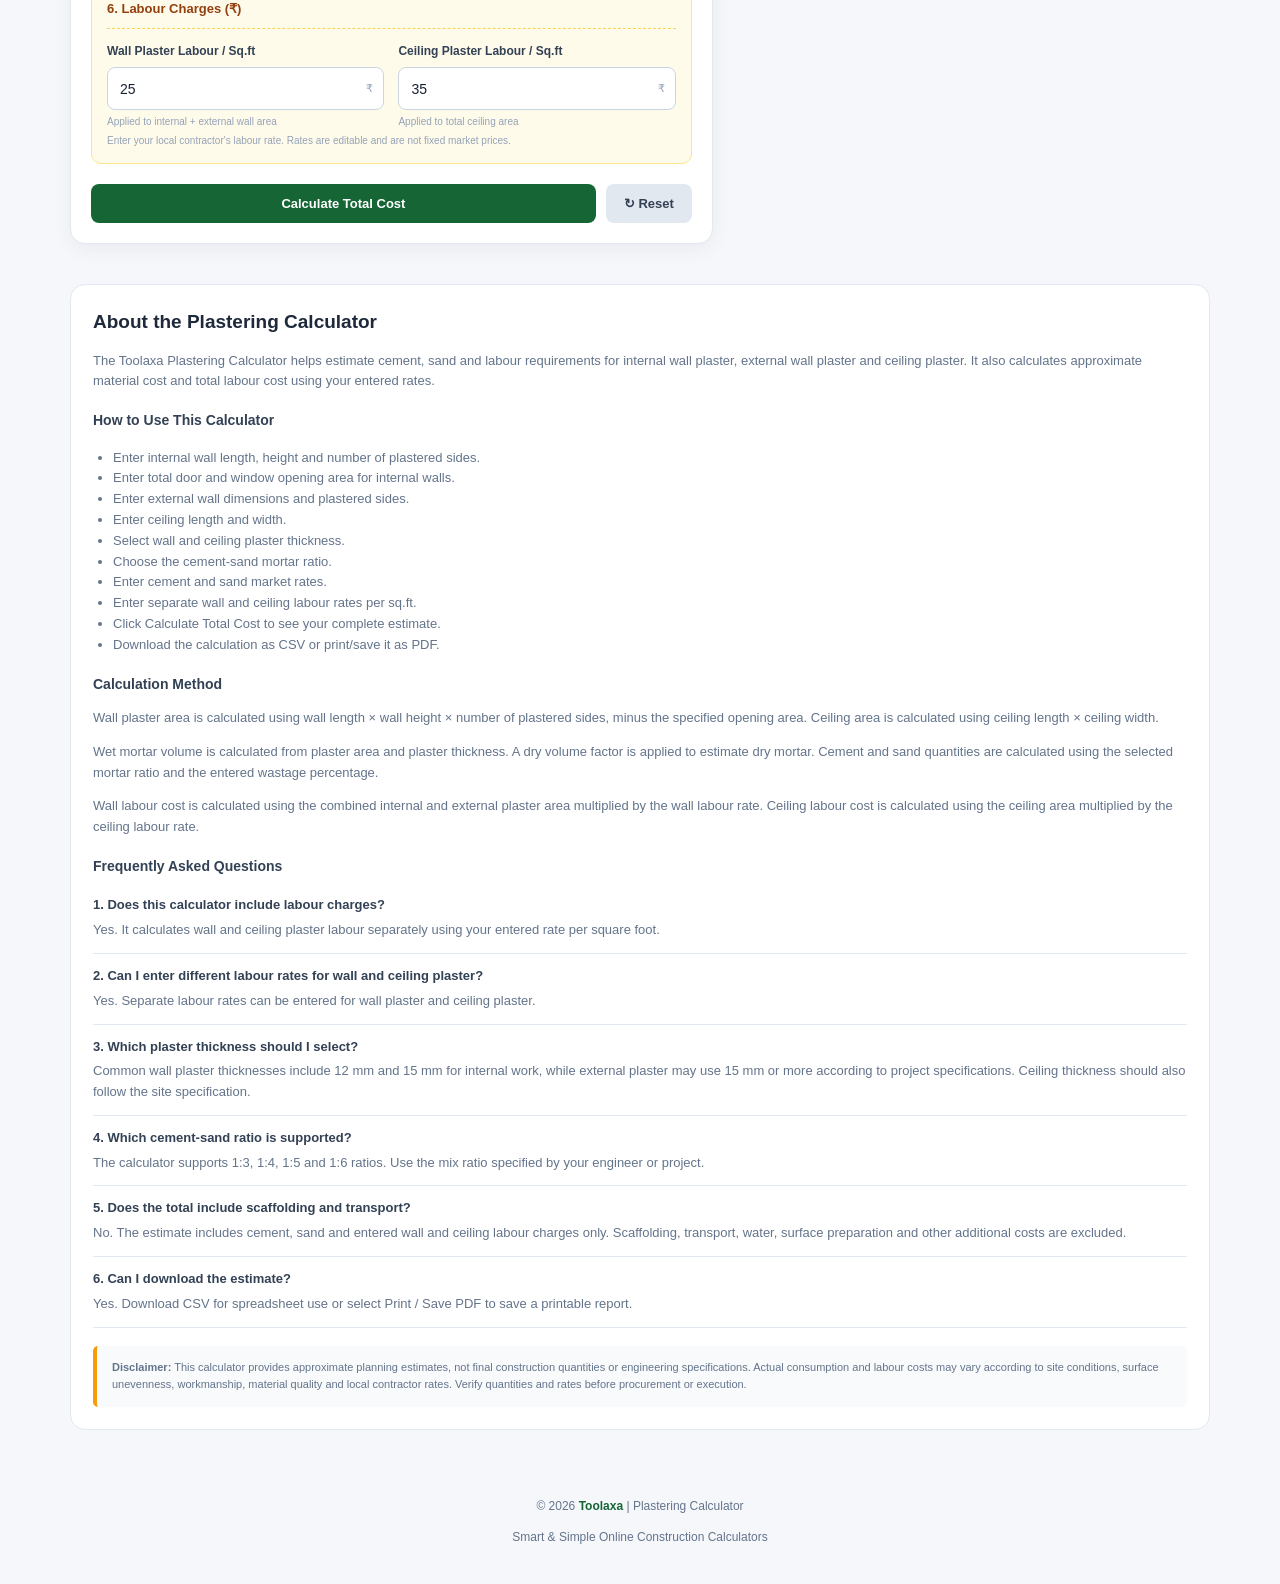
<file: tools/plastering-calculator.html>
<!DOCTYPE html>
<html lang="en">
<head>
<meta charset="UTF-8">
<meta name="viewport" content="width=device-width, initial-scale=1.0">

<!-- Google Analytics - Toolaxa -->
    <script async src="https://www.googletagmanager.com/gtag/js?id=G-05KPNRM3X5"></script>
        <script>
        window.dataLayer = window.dataLayer || [];
        function gtag(){dataLayer.push(arguments);}
        gtag('js', new Date());

        gtag('config', 'G-05KPNRM3X5');
    </script>

<title>Plastering Calculator – Cement, Sand & Labour Cost | Toolaxa</title>
<meta name="description" content="Free plastering calculator to estimate internal wall, external wall and ceiling plaster area, cement, sand, labour charges and total construction cost.">
<meta name="keywords" content="plastering calculator, cement sand calculator, wall plaster calculator, plaster labour cost calculator, ceiling plaster calculator">
<meta name="robots" content="index, follow">
<meta name="google-site-verification" content="oLRbp0exIiNsVlyNDaDzxBgcRH5KpdTVX0psPuLf41I">
<meta name="theme-color" content="#166534">
<link rel="canonical" href="https://toolaxa.com/tools/plastering-calculator.html">
<link rel="icon" type="image/png" href="../assets/images/favicon.png">

<meta property="og:type" content="website">
<meta property="og:title" content="Plastering Calculator | Toolaxa">
<meta property="og:description" content="Calculate plaster area, cement, sand, labour charges and total plastering cost.">
<meta property="og:url" content="https://toolaxa.com/tools/plastering-calculator.html">
<meta property="og:site_name" content="Toolaxa">
<meta property="og:locale" content="en_IN">

<meta name="twitter:card" content="summary">
<meta name="twitter:title" content="Plastering Calculator | Toolaxa">
<meta name="twitter:description" content="Estimate plastering materials, labour charges and total cost.">

<script type="application/ld+json">
{
  "@context": "https://schema.org",
  "@type": "WebApplication",
  "name": "Plastering Calculator",
  "url": "https://toolaxa.com/tools/plastering-calculator.html",
  "description": "Free online plastering calculator for wall and ceiling area, cement, sand, labour charges and total estimated cost.",
  "applicationCategory": "UtilitiesApplication",
  "operatingSystem": "Any",
  "offers": {
    "@type": "Offer",
    "price": "0",
    "priceCurrency": "INR"
  }
}
</script>

<style>
:root {
  --primary: #166534;
  --primary-dark: #14532d;
  --bg: #f5f7fb;
  --text: #172033;
  --muted: #64748b;
  --border: #e2e8f0;
  --shadow: 0 5px 20px rgba(15,23,42,.055);
}

* { box-sizing: border-box; }

body {
  margin: 0;
  background: var(--bg);
  color: var(--text);
  font-family: Arial, Helvetica, sans-serif;
  line-height: 1.6;
}

.site-header {
  background: #fff;
  border-bottom: 1px solid var(--border);
}

.header-inner {
  max-width: 1180px;
  margin: auto;
  padding: 15px 20px;
  display: flex;
  align-items: center;
  justify-content: space-between;
  gap: 15px;
}

.brand {
  color: var(--primary);
  font-size: 23px;
  font-weight: 900;
  text-decoration: none;
}

.brand span {
  color: #334155;
  font-weight: 500;
}

.home-link {
  text-decoration: none;
  color: #475569;
  font-size: 13px;
  font-weight: 700;
}

.container {
  max-width: 1180px;
  margin: 30px auto;
  padding: 0 20px;
}

.hero {
  background: linear-gradient(125deg,#14532d,#15803d);
  color: #fff;
  border-radius: 18px;
  padding: 30px;
  margin-bottom: 22px;
  position: relative;
  overflow: hidden;
}

.hero::after {
  content: "🪣";
  position: absolute;
  right: 35px;
  top: 20px;
  font-size: 75px;
  opacity: .15;
}

.hero-label {
  display: inline-block;
  background: rgba(255,255,255,.15);
  padding: 5px 11px;
  border-radius: 20px;
  font-size: 11px;
  font-weight: 800;
  letter-spacing: 1px;
  margin-bottom: 9px;
}

.hero h1 {
  font-size: clamp(25px,4vw,35px);
  line-height: 1.2;
  margin: 0 0 10px;
}

.hero p {
  max-width: 760px;
  margin: 0;
  color: #dcfce7;
  font-size: 14px;
}

.hero-points {
  display: flex;
  flex-wrap: wrap;
  gap: 9px;
  margin-top: 17px;
}

.hero-points span {
  font-size: 11px;
  padding: 5px 10px;
  background: rgba(255,255,255,.13);
  border-radius: 20px;
}

.main-grid {
  display: grid;
  grid-template-columns: minmax(0,1.15fr) minmax(320px,.85fr);
  gap: 22px;
  align-items: start;
}

.panel {
  background: #fff;
  border: 1px solid var(--border);
  border-radius: 15px;
  box-shadow: var(--shadow);
  margin-bottom: 20px;
  overflow: hidden;
}

.panel-header {
  padding: 17px 20px;
  border-bottom: 1px solid var(--border);
  display: flex;
  align-items: center;
  justify-content: space-between;
  gap: 10px;
}

.panel-header h2 {
  font-size: 16px;
  margin: 0;
  color: #1e293b;
}

.panel-header small {
  color: var(--muted);
  font-size: 11px;
}

.panel-body { padding: 20px; }

.section-title {
  color: var(--primary);
  font-size: 13px;
  font-weight: 800;
  margin: 3px 0 13px;
  padding-bottom: 8px;
  border-bottom: 1px dashed #dbe5df;
}

.form-grid {
  display: grid;
  grid-template-columns: repeat(2,minmax(0,1fr));
  gap: 14px;
  margin-bottom: 20px;
}

.form-group { min-width: 0; }
.form-group.full { grid-column: 1/-1; }

label {
  display: block;
  color: #334155;
  font-size: 12px;
  font-weight: 700;
  margin-bottom: 6px;
}

.field-wrap { position: relative; }

input, select {
  width: 100%;
  min-height: 43px;
  border: 1px solid #cbd5e1;
  border-radius: 8px;
  padding: 10px 12px;
  background: #fff;
  color: #172033;
  font-size: 14px;
  outline: none;
}

input:focus, select:focus {
  border-color: var(--primary);
  box-shadow: 0 0 0 3px rgba(22,101,52,.10);
}

.unit {
  position: absolute;
  right: 11px;
  top: 50%;
  transform: translateY(-50%);
  color: #94a3b8;
  font-size: 11px;
  pointer-events: none;
}

.has-unit { padding-right: 48px; }

.help-text {
  display: block;
  color: #94a3b8;
  font-size: 10px;
  margin-top: 5px;
  line-height: 1.4;
}

.info-box {
  background: #f0fdf4;
  border: 1px solid #bbf7d0;
  color: #166534;
  border-radius: 9px;
  padding: 11px 13px;
  font-size: 11px;
  margin: 12px 0 18px;
}

.labour-box {
  background: #fffbeb;
  border: 1px solid #fde68a;
  border-radius: 10px;
  padding: 15px;
  margin-bottom: 20px;
}

.labour-box .section-title {
  color: #92400e;
  border-color: #fcd34d;
}

.action-row {
  display: flex;
  flex-wrap: wrap;
  gap: 10px;
  margin-top: 5px;
}

button {
  border: 0;
  border-radius: 8px;
  padding: 12px 18px;
  cursor: pointer;
  font-size: 13px;
  font-weight: 800;
  transition: .2s;
}

button:hover { transform: translateY(-1px); }

.btn-primary {
  background: var(--primary);
  color: #fff;
  flex: 1;
}

.btn-primary:hover { background: var(--primary-dark); }

.btn-secondary {
  background: #e2e8f0;
  color: #334155;
}

.btn-outline {
  background: #fff;
  color: var(--primary);
  border: 1px solid #86b99a;
}

.results-panel {
  position: sticky;
  top: 15px;
}

.results-top {
  padding: 20px;
  background: linear-gradient(135deg,#f0fdf4,#ecfdf5);
  border-bottom: 1px solid #d1fae5;
}

.results-top small {
  color: #64748b;
  font-size: 11px;
  font-weight: 700;
}

.total-value {
  color: var(--primary-dark);
  font-size: 32px;
  font-weight: 900;
  margin: 3px 0;
  line-height: 1.3;
  overflow-wrap: anywhere;
}

.results-top p {
  color: #64748b;
  font-size: 11px;
  margin: 0;
}

.metric-grid {
  display: grid;
  grid-template-columns: repeat(2,1fr);
  gap: 10px;
  padding: 16px;
}

.metric {
  background: #f8fafc;
  border: 1px solid var(--border);
  border-radius: 10px;
  padding: 12px;
}

.metric span {
  display: block;
  color: var(--muted);
  font-size: 10px;
  font-weight: 700;
}

.metric strong {
  display: block;
  font-size: 18px;
  color: #1e293b;
  margin-top: 4px;
  overflow-wrap: anywhere;
}

.metric small {
  color: #94a3b8;
  font-size: 10px;
}

.result-table-wrap {
  padding: 0 16px 16px;
  overflow-x: auto;
}

.result-table {
  width: 100%;
  border-collapse: collapse;
  font-size: 12px;
  min-width: 310px;
}

.result-table th, .result-table td {
  text-align: left;
  padding: 10px 8px;
  border-bottom: 1px solid var(--border);
}

.result-table th {
  color: #64748b;
  font-size: 10px;
  text-transform: uppercase;
  background: #f8fafc;
}

.result-table td:last-child,
.result-table th:last-child {
  text-align: right;
}

.result-table tfoot td {
  font-weight: 900;
  color: var(--primary-dark);
  border-top: 2px solid #cbd5e1;
}

.result-note {
  margin: 0 16px 17px;
  padding: 10px;
  background: #fffbeb;
  border: 1px solid #fde68a;
  color: #92400e;
  font-size: 10px;
  border-radius: 8px;
}

.below-section {
  background: #fff;
  border: 1px solid var(--border);
  border-radius: 15px;
  padding: 22px;
  margin-top: 20px;
}

.below-section h2 {
  color: #1e293b;
  font-size: 19px;
  margin: 0 0 12px;
}

.below-section h3 {
  color: #334155;
  font-size: 14px;
  margin: 17px 0 6px;
}

.below-section p, .below-section li {
  color: #64748b;
  font-size: 13px;
}

.below-section ul { padding-left: 20px; }

.faq-item {
  border-bottom: 1px solid var(--border);
  padding: 12px 0;
}

.faq-item:last-child { border: 0; }

.faq-item strong {
  display: block;
  color: #334155;
  font-size: 13px;
  margin-bottom: 4px;
}

.faq-item p { margin: 0; }

.disclaimer {
  background: #f8fafc;
  border-left: 4px solid #f59e0b;
  padding: 13px 15px;
  margin-top: 18px;
  border-radius: 5px;
  color: #64748b;
  font-size: 11px;
}

.site-footer {
  text-align: center;
  padding: 25px 15px;
  color: #64748b;
  font-size: 12px;
}

.site-footer a {
  color: var(--primary);
  font-weight: 700;
  text-decoration: none;
}

.error-message {
  display: none;
  background: #fef2f2;
  border: 1px solid #fecaca;
  color: #b91c1c;
  padding: 11px 13px;
  border-radius: 8px;
  font-size: 12px;
  margin-bottom: 14px;
}

@media(max-width:850px) {
  .main-grid { grid-template-columns: 1fr; }
  .results-panel { position: static; }
}

@media(max-width:520px) {
  .container { margin: 18px auto; padding: 0 12px; }
  .header-inner { padding: 12px; }
  .brand { font-size: 20px; }
  .hero { padding: 23px 19px; }
  .hero::after { right: 15px; top: 13px; font-size: 48px; }
  .panel-body { padding: 15px; }
  .panel-header { padding: 14px 15px; }
  .form-grid { gap: 12px 9px; }
  input, select { font-size: 13px; }
  .total-value { font-size: 28px; }
  .below-section { padding: 17px; }
}

@media print {
  body { background: #fff; }
  .site-header, .hero, .input-panel, .action-row,
  .below-section, .site-footer, .no-print {
    display: none !important;
  }

  .container { max-width: 100%; margin: 0; padding: 0; }
  .main-grid { display: block; }
  .results-panel { position: static; box-shadow: none; border: 1px solid #ccc; }
  .panel { box-shadow: none; }
  .results-top {
    background: #f0fdf4 !important;
    print-color-adjust: exact;
  }
}
</style>
</head>

<body>

<header class="site-header">
  <div class="header-inner">
    <a href="../index.html" class="brand">Toolaxa<span>.com</span></a>
    <a href="../index.html" class="home-link">← Back to Home</a>
  </div>
</header>

<main class="container">

<section class="hero">
  <span class="hero-label">FREE CONSTRUCTION CALCULATOR</span>
  <h1>Plastering Calculator</h1>
  <p>
    Calculate internal wall, external wall and ceiling plaster areas.
    Estimate cement, sand, labour charges and total plastering cost.
  </p>
  <div class="hero-points">
    <span>✓ Wall Plaster</span>
    <span>✓ Ceiling Plaster</span>
    <span>✓ Cement & Sand</span>
    <span>✓ Labour Cost</span>
    <span>✓ Total Estimate</span>
  </div>
</section>

<div class="main-grid">

<section class="panel input-panel">
<div class="panel-header">
  <h2>📐 Enter Plastering Details</h2>
  <small>Dimensions in feet</small>
</div>

<div class="panel-body">

<div id="errorMessage" class="error-message" role="alert"></div>

<h3 class="section-title">1. Internal Wall Plaster</h3>

<div class="form-grid">
  <div class="form-group">
    <label for="internalLength">Total Wall Length</label>
    <div class="field-wrap">
      <input type="number" id="internalLength" value="100" min="0" step="any" class="has-unit">
      <span class="unit">ft</span>
    </div>
    <small class="help-text">Combined length of internal walls</small>
  </div>

  <div class="form-group">
    <label for="internalHeight">Wall Height</label>
    <div class="field-wrap">
      <input type="number" id="internalHeight" value="10" min="0" step="any" class="has-unit">
      <span class="unit">ft</span>
    </div>
  </div>

  <div class="form-group">
    <label for="internalSides">Number of Sides</label>
    <select id="internalSides">
      <option value="1">One Side</option>
      <option value="2" selected>Both Sides</option>
    </select>
  </div>

  <div class="form-group">
    <label for="internalOpenings">Door / Window Opening Area</label>
    <div class="field-wrap">
      <input type="number" id="internalOpenings" value="120" min="0" step="any" class="has-unit">
      <span class="unit">sq.ft</span>
    </div>
    <small class="help-text">Combined opening area for selected sides</small>
  </div>
</div>

<h3 class="section-title">2. External Wall Plaster</h3>

<div class="form-grid">
  <div class="form-group">
    <label for="externalLength">Total Wall Length</label>
    <div class="field-wrap">
      <input type="number" id="externalLength" value="160" min="0" step="any" class="has-unit">
      <span class="unit">ft</span>
    </div>
  </div>

  <div class="form-group">
    <label for="externalHeight">Wall Height</label>
    <div class="field-wrap">
      <input type="number" id="externalHeight" value="10" min="0" step="any" class="has-unit">
      <span class="unit">ft</span>
    </div>
  </div>

  <div class="form-group">
    <label for="externalSides">Number of Sides</label>
    <select id="externalSides">
      <option value="1" selected>One Side</option>
      <option value="2">Both Sides</option>
    </select>
  </div>

  <div class="form-group">
    <label for="externalOpenings">Door / Window Opening Area</label>
    <div class="field-wrap">
      <input type="number" id="externalOpenings" value="100" min="0" step="any" class="has-unit">
      <span class="unit">sq.ft</span>
    </div>
    <small class="help-text">Combined opening area for selected sides</small>
  </div>
</div>

<h3 class="section-title">3. Ceiling Plaster</h3>

<div class="form-grid">
  <div class="form-group">
    <label for="ceilingLength">Total Ceiling Length</label>
    <div class="field-wrap">
      <input type="number" id="ceilingLength" value="40" min="0" step="any" class="has-unit">
      <span class="unit">ft</span>
    </div>
  </div>

  <div class="form-group">
    <label for="ceilingWidth">Total Ceiling Width</label>
    <div class="field-wrap">
      <input type="number" id="ceilingWidth" value="30" min="0" step="any" class="has-unit">
      <span class="unit">ft</span>
    </div>
  </div>
</div>

<h3 class="section-title">4. Plaster Specifications</h3>

<div class="form-grid">
  <div class="form-group">
    <label for="wallThickness">Wall Plaster Thickness</label>
    <select id="wallThickness">
      <option value="12">12 mm</option>
      <option value="15" selected>15 mm</option>
      <option value="18">18 mm</option>
      <option value="20">20 mm</option>
      <option value="25">25 mm</option>
    </select>
  </div>

  <div class="form-group">
    <label for="ceilingThickness">Ceiling Plaster Thickness</label>
    <select id="ceilingThickness">
      <option value="6">6 mm</option>
      <option value="10">10 mm</option>
      <option value="12" selected>12 mm</option>
      <option value="15">15 mm</option>
      <option value="20">20 mm</option>
    </select>
  </div>

  <div class="form-group">
    <label for="mortarRatio">Cement : Sand Ratio</label>
    <select id="mortarRatio">
      <option value="3">1 : 3</option>
      <option value="4">1 : 4</option>
      <option value="5" selected>1 : 5</option>
      <option value="6">1 : 6</option>
    </select>
  </div>

  <div class="form-group">
    <label for="dryFactor">Dry Volume Factor</label>
    <input type="number" id="dryFactor" value="1.33" min="1" max="2" step="0.01">
    <small class="help-text">Default factor: 1.33</small>
  </div>

  <div class="form-group">
    <label for="wastage">Material Wastage</label>
    <div class="field-wrap">
      <input type="number" id="wastage" value="5" min="0" max="30" step="any" class="has-unit">
      <span class="unit">%</span>
    </div>
  </div>

  <div class="form-group">
    <label for="cementBagWeight">Cement Bag Weight</label>
    <select id="cementBagWeight">
      <option value="50" selected>50 kg</option>
      <option value="25">25 kg</option>
    </select>
  </div>
</div>

<div class="info-box">
  <strong>Measurement Note:</strong> Enter combined wall lengths.
  Opening area should be entered as the total area for the selected
  plastered sides. Ceiling dimensions should represent the combined ceiling area.
</div>

<h3 class="section-title">5. Material Rates (₹)</h3>

<div class="form-grid">
  <div class="form-group">
    <label for="cementRate">Cement Rate / Bag</label>
    <div class="field-wrap">
      <input type="number" id="cementRate" value="400" min="0" step="any" class="has-unit">
      <span class="unit">₹</span>
    </div>
  </div>

  <div class="form-group">
    <label for="sandRate">Sand Rate / CFT</label>
    <div class="field-wrap">
      <input type="number" id="sandRate" value="60" min="0" step="any" class="has-unit">
      <span class="unit">₹</span>
    </div>
  </div>
</div>

<div class="labour-box">
  <h3 class="section-title">6. Labour Charges (₹)</h3>

  <div class="form-grid" style="margin-bottom:0">
    <div class="form-group">
      <label for="wallLabourRate">Wall Plaster Labour / Sq.ft</label>
      <div class="field-wrap">
        <input type="number" id="wallLabourRate" value="25" min="0" step="any" class="has-unit">
        <span class="unit">₹</span>
      </div>
      <small class="help-text">Applied to internal + external wall area</small>
    </div>

    <div class="form-group">
      <label for="ceilingLabourRate">Ceiling Plaster Labour / Sq.ft</label>
      <div class="field-wrap">
        <input type="number" id="ceilingLabourRate" value="35" min="0" step="any" class="has-unit">
        <span class="unit">₹</span>
      </div>
      <small class="help-text">Applied to total ceiling area</small>
    </div>
  </div>

  <small class="help-text">
    Enter your local contractor's labour rate. Rates are editable and
    are not fixed market prices.
  </small>
</div>

<div class="action-row">
  <button type="button" class="btn-primary" id="calculateBtn">Calculate Total Cost</button>
  <button type="button" class="btn-secondary" id="resetBtn">↻ Reset</button>
</div>

</div>
</section>

<!-- RESULTS -->
<section class="panel results-panel" id="resultsPanel">

<div class="panel-header">
  <h2>📊 Calculation Results</h2>
  <small id="resultStatus">Ready</small>
</div>

<div class="results-top">
  <small>ESTIMATED TOTAL PROJECT COST</small>
  <div class="total-value" id="totalCost">₹0.00</div>
  <p>Material cost + labour cost</p>
</div>

<div class="metric-grid">
  <div class="metric">
    <span>Total Plaster Area</span>
    <strong id="totalArea">0</strong>
    <small>sq.ft</small>
  </div>

  <div class="metric">
    <span>Wet Plaster Volume</span>
    <strong id="wetVolume">0</strong>
    <small>m³</small>
  </div>

  <div class="metric">
    <span>Cement Required</span>
    <strong id="cementQty">0</strong>
    <small id="cementUnit">50 kg bags</small>
  </div>

  <div class="metric">
    <span>Sand Required</span>
    <strong id="sandQty">0</strong>
    <small>CFT</small>
  </div>

  <div class="metric">
    <span>Total Labour Cost</span>
    <strong id="labourCost">₹0</strong>
    <small>Wall + ceiling labour</small>
  </div>

  <div class="metric">
    <span>Material Cost</span>
    <strong id="materialCost">₹0</strong>
    <small>Cement + sand</small>
  </div>
</div>

<div class="result-table-wrap">
<table class="result-table">
<thead>
<tr>
  <th>Particulars</th>
  <th>Quantity / Rate</th>
  <th>Amount</th>
</tr>
</thead>

<tbody>
<tr>
  <td>Cement</td>
  <td id="tableCementQty">0 bags</td>
  <td id="tableCementCost">₹0</td>
</tr>

<tr>
  <td>Plaster Sand</td>
  <td id="tableSandQty">0 CFT</td>
  <td id="tableSandCost">₹0</td>
</tr>

<tr>
  <td>Wall Plaster Labour</td>
  <td id="tableWallLabourQty">0 sq.ft</td>
  <td id="tableWallLabourCost">₹0</td>
</tr>

<tr>
  <td>Ceiling Plaster Labour</td>
  <td id="tableCeilingLabourQty">0 sq.ft</td>
  <td id="tableCeilingLabourCost">₹0</td>
</tr>
</tbody>

<tfoot>
<tr>
  <td colspan="2">Material Cost</td>
  <td id="tableMaterialTotal">₹0</td>
</tr>
<tr>
  <td colspan="2">Labour Cost</td>
  <td id="tableLabourTotal">₹0</td>
</tr>
<tr>
  <td colspan="2">Grand Total</td>
  <td id="tableTotalCost">₹0</td>
</tr>
</tfoot>
</table>
</div>

<div class="result-note">
  <strong>Note:</strong> Labour charges are calculated separately
  for wall and ceiling plaster based on the rates entered.
  Other charges such as scaffolding, transport and surface preparation
  are not included.
</div>

<div class="panel-body no-print" style="padding-top:0">
  <div class="action-row">
    <button type="button" class="btn-outline" id="csvBtn">⬇ Download CSV</button>
    <button type="button" class="btn-outline" id="printBtn">🖨 Print / Save PDF</button>
  </div>
</div>

</section>
</div>

<section class="below-section">
<h2>About the Plastering Calculator</h2>

<p>
The Toolaxa Plastering Calculator helps estimate cement, sand and labour
requirements for internal wall plaster, external wall plaster and ceiling
plaster. It also calculates approximate material cost and total labour cost
using your entered rates.
</p>

<h3>How to Use This Calculator</h3>
<ul>
  <li>Enter internal wall length, height and number of plastered sides.</li>
  <li>Enter total door and window opening area for internal walls.</li>
  <li>Enter external wall dimensions and plastered sides.</li>
  <li>Enter ceiling length and width.</li>
  <li>Select wall and ceiling plaster thickness.</li>
  <li>Choose the cement-sand mortar ratio.</li>
  <li>Enter cement and sand market rates.</li>
  <li>Enter separate wall and ceiling labour rates per sq.ft.</li>
  <li>Click Calculate Total Cost to see your complete estimate.</li>
  <li>Download the calculation as CSV or print/save it as PDF.</li>
</ul>

<h3>Calculation Method</h3>
<p>
Wall plaster area is calculated using wall length × wall height × number
of plastered sides, minus the specified opening area. Ceiling area is
calculated using ceiling length × ceiling width.
</p>
<p>
Wet mortar volume is calculated from plaster area and plaster thickness.
A dry volume factor is applied to estimate dry mortar. Cement and sand
quantities are calculated using the selected mortar ratio and the entered
wastage percentage.
</p>
<p>
Wall labour cost is calculated using the combined internal and external
plaster area multiplied by the wall labour rate. Ceiling labour cost is
calculated using the ceiling area multiplied by the ceiling labour rate.
</p>

<h3>Frequently Asked Questions</h3>

<div class="faq-item">
<strong>1. Does this calculator include labour charges?</strong>
<p>Yes. It calculates wall and ceiling plaster labour separately using your entered rate per square foot.</p>
</div>

<div class="faq-item">
<strong>2. Can I enter different labour rates for wall and ceiling plaster?</strong>
<p>Yes. Separate labour rates can be entered for wall plaster and ceiling plaster.</p>
</div>

<div class="faq-item">
<strong>3. Which plaster thickness should I select?</strong>
<p>Common wall plaster thicknesses include 12 mm and 15 mm for internal work, while external plaster may use 15 mm or more according to project specifications. Ceiling thickness should also follow the site specification.</p>
</div>

<div class="faq-item">
<strong>4. Which cement-sand ratio is supported?</strong>
<p>The calculator supports 1:3, 1:4, 1:5 and 1:6 ratios. Use the mix ratio specified by your engineer or project.</p>
</div>

<div class="faq-item">
<strong>5. Does the total include scaffolding and transport?</strong>
<p>No. The estimate includes cement, sand and entered wall and ceiling labour charges only. Scaffolding, transport, water, surface preparation and other additional costs are excluded.</p>
</div>

<div class="faq-item">
<strong>6. Can I download the estimate?</strong>
<p>Yes. Download CSV for spreadsheet use or select Print / Save PDF to save a printable report.</p>
</div>

<div class="disclaimer">
<strong>Disclaimer:</strong> This calculator provides approximate planning
estimates, not final construction quantities or engineering specifications.
Actual consumption and labour costs may vary according to site conditions,
surface unevenness, workmanship, material quality and local contractor rates.
Verify quantities and rates before procurement or execution.
</div>
</section>

</main>

<footer class="site-footer">
<p>© <span id="currentYear"></span> <a href="../index.html">Toolaxa</a> | Plastering Calculator</p>
<p>Smart & Simple Online Construction Calculators</p>
</footer>

<script>
(function () {
"use strict";

const $ = id => document.getElementById(id);

const SQFT_TO_SQM = 0.09290304;
const M3_TO_CFT = 35.3146667;
const CEMENT_DENSITY = 1440;

let latestCalculation = null;

function num(id) {
  const element = $(id);
  if (!element) return 0;

  const value = Number(element.value);
  return Number.isFinite(value) ? value : 0;
}

function fmt(value, decimals = 2) {
  return Number(value || 0).toLocaleString("en-IN", {
    minimumFractionDigits: decimals,
    maximumFractionDigits: decimals
  });
}

function money(value) {
  return "₹" + Number(value || 0).toLocaleString("en-IN", {
    minimumFractionDigits: 2,
    maximumFractionDigits: 2
  });
}

function showError(message) {
  const box = $("errorMessage");
  box.textContent = message;
  box.style.display = "block";
  box.scrollIntoView({ behavior: "smooth", block: "center" });
}

function clearError() {
  $("errorMessage").textContent = "";
  $("errorMessage").style.display = "none";
}

function validate() {
  const nonNegativeFields = [
    "internalLength",
    "internalHeight",
    "internalOpenings",
    "externalLength",
    "externalHeight",
    "externalOpenings",
    "ceilingLength",
    "ceilingWidth",
    "cementRate",
    "sandRate",
    "wallLabourRate",
    "ceilingLabourRate"
  ];

  for (const id of nonNegativeFields) {
    const el = $(id);

    if (!el || el.value.trim() === "") {
      return "Please fill in all dimensions and rate fields.";
    }

    const value = Number(el.value);

    if (!Number.isFinite(value) || value < 0) {
      return "Please enter valid non-negative values in all fields.";
    }
  }

  if (num("wallThickness") <= 0 || num("ceilingThickness") <= 0) {
    return "Plaster thickness must be greater than zero.";
  }

  if (num("dryFactor") < 1 || num("dryFactor") > 2) {
    return "Dry volume factor must be between 1 and 2.";
  }

  if (num("wastage") < 0 || num("wastage") > 30) {
    return "Wastage must be between 0% and 30%.";
  }

  const internalGross =
    num("internalLength") *
    num("internalHeight") *
    num("internalSides");

  const externalGross =
    num("externalLength") *
    num("externalHeight") *
    num("externalSides");

  if (num("internalOpenings") > internalGross) {
    return "Internal opening area cannot exceed gross internal plaster area.";
  }

  if (num("externalOpenings") > externalGross) {
    return "External opening area cannot exceed gross external plaster area.";
  }

  return "";
}

function calculate() {
  clearError();

  const error = validate();

  if (error) {
    showError(error);
    return;
  }

  // INTERNAL WALL AREA
  const internalGross =
    num("internalLength") *
    num("internalHeight") *
    num("internalSides");

  const internalArea = Math.max(
    0,
    internalGross - num("internalOpenings")
  );

  // EXTERNAL WALL AREA
  const externalGross =
    num("externalLength") *
    num("externalHeight") *
    num("externalSides");

  const externalArea = Math.max(
    0,
    externalGross - num("externalOpenings")
  );

  // CEILING AREA
  const ceilingArea =
    num("ceilingLength") *
    num("ceilingWidth");

  const wallArea = internalArea + externalArea;
  const totalArea = wallArea + ceilingArea;

  // PLASTER VOLUME
  const wallThicknessM = num("wallThickness") / 1000;
  const ceilingThicknessM = num("ceilingThickness") / 1000;

  const internalVolume =
    internalArea * SQFT_TO_SQM * wallThicknessM;

  const externalVolume =
    externalArea * SQFT_TO_SQM * wallThicknessM;

  const ceilingVolume =
    ceilingArea * SQFT_TO_SQM * ceilingThicknessM;

  const wetVolume =
    internalVolume + externalVolume + ceilingVolume;

  // DRY MORTAR VOLUME
  const dryFactor = num("dryFactor");
  const dryVolume = wetVolume * dryFactor;

  // CEMENT AND SAND
  const sandRatio = num("mortarRatio");
  const totalRatio = 1 + sandRatio;

  const cementVolume = dryVolume / totalRatio;
  const sandVolume = dryVolume * sandRatio / totalRatio;

  const cementBagWeight = num("cementBagWeight");
  const cementKg = cementVolume * CEMENT_DENSITY;
  const cementBags = cementKg / cementBagWeight;

  const wastageFactor = 1 + num("wastage") / 100;

  const finalCementBags = cementBags * wastageFactor;
  const finalSandCft =
    sandVolume * M3_TO_CFT * wastageFactor;

  // MATERIAL COST
  const cementRate = num("cementRate");
  const sandRate = num("sandRate");

  const cementCost = finalCementBags * cementRate;
  const sandCost = finalSandCft * sandRate;

  const materialCost = cementCost + sandCost;

  // LABOUR COST
  const wallLabourRate = num("wallLabourRate");
  const ceilingLabourRate = num("ceilingLabourRate");

  const wallLabourCost = wallArea * wallLabourRate;
  const ceilingLabourCost = ceilingArea * ceilingLabourRate;

  const totalLabourCost = wallLabourCost + ceilingLabourCost;

  // GRAND TOTAL
  const totalCost = materialCost + totalLabourCost;

  latestCalculation = {
    internalArea,
    externalArea,
    wallArea,
    ceilingArea,
    totalArea,
    internalVolume,
    externalVolume,
    ceilingVolume,
    wetVolume,
    dryVolume,
    cementBags: finalCementBags,
    sandCft: finalSandCft,
    cementBagWeight,
    cementRate,
    sandRate,
    cementCost,
    sandCost,
    materialCost,
    wallLabourRate,
    ceilingLabourRate,
    wallLabourCost,
    ceilingLabourCost,
    totalLabourCost,
    totalCost,
    wastage: num("wastage"),
    dryFactor,
    ratio: "1:" + sandRatio,
    wallThickness: num("wallThickness"),
    ceilingThickness: num("ceilingThickness")
  };

  displayResults(latestCalculation);
}

function displayResults(r) {
  $("totalCost").textContent = money(r.totalCost);
  $("totalArea").textContent = fmt(r.totalArea);
  $("wetVolume").textContent = fmt(r.wetVolume, 3);
  $("cementQty").textContent = fmt(r.cementBags);
  $("cementUnit").textContent = r.cementBagWeight + " kg bags";
  $("sandQty").textContent = fmt(r.sandCft);

  $("labourCost").textContent = money(r.totalLabourCost);
  $("materialCost").textContent = money(r.materialCost);

  $("tableCementQty").textContent = fmt(r.cementBags) + " bags";
  $("tableSandQty").textContent = fmt(r.sandCft) + " CFT";

  $("tableCementCost").textContent = money(r.cementCost);
  $("tableSandCost").textContent = money(r.sandCost);

  $("tableWallLabourQty").textContent =
    fmt(r.wallArea) + " sq.ft × ₹" + fmt(r.wallLabourRate);

  $("tableCeilingLabourQty").textContent =
    fmt(r.ceilingArea) + " sq.ft × ₹" + fmt(r.ceilingLabourRate);

  $("tableWallLabourCost").textContent = money(r.wallLabourCost);
  $("tableCeilingLabourCost").textContent = money(r.ceilingLabourCost);

  $("tableMaterialTotal").textContent = money(r.materialCost);
  $("tableLabourTotal").textContent = money(r.totalLabourCost);
  $("tableTotalCost").textContent = money(r.totalCost);

  $("resultStatus").textContent = "Calculated ✓";
}

function downloadCSV() {
  if (!latestCalculation) {
    showError("Please calculate the estimate before downloading CSV.");
    return;
  }

  const r = latestCalculation;

  const rows = [
    ["TOOLAXA - PLASTERING CALCULATOR"],
    ["Calculation Date", new Date().toLocaleDateString("en-IN")],
    [],
    ["AREA DETAILS"],
    ["Internal Wall Area (sq.ft)", r.internalArea.toFixed(2)],
    ["External Wall Area (sq.ft)", r.externalArea.toFixed(2)],
    ["Combined Wall Area (sq.ft)", r.wallArea.toFixed(2)],
    ["Ceiling Area (sq.ft)", r.ceilingArea.toFixed(2)],
    ["Total Plaster Area (sq.ft)", r.totalArea.toFixed(2)],
    [],
    ["PLASTER VOLUME"],
    ["Wet Plaster Volume (m3)", r.wetVolume.toFixed(4)],
    ["Dry Mortar Volume (m3)", r.dryVolume.toFixed(4)],
    ["Dry Volume Factor", r.dryFactor],
    ["Cement-Sand Ratio", r.ratio],
    ["Wastage (%)", r.wastage],
    [],
    ["MATERIAL QUANTITIES AND COST"],
    ["Cement Quantity (bags)", r.cementBags.toFixed(2)],
    ["Cement Bag Weight (kg)", r.cementBagWeight],
    ["Cement Rate (₹/bag)", r.cementRate],
    ["Cement Cost (₹)", r.cementCost.toFixed(2)],
    ["Sand Quantity (CFT)", r.sandCft.toFixed(2)],
    ["Sand Rate (₹/CFT)", r.sandRate],
    ["Sand Cost (₹)", r.sandCost.toFixed(2)],
    ["Total Material Cost (₹)", r.materialCost.toFixed(2)],
    [],
    ["LABOUR COST DETAILS"],
    ["Wall Plaster Area (sq.ft)", r.wallArea.toFixed(2)],
    ["Wall Labour Rate (₹/sq.ft)", r.wallLabourRate],
    ["Wall Labour Cost (₹)", r.wallLabourCost.toFixed(2)],
    ["Ceiling Plaster Area (sq.ft)", r.ceilingArea.toFixed(2)],
    ["Ceiling Labour Rate (₹/sq.ft)", r.ceilingLabourRate],
    ["Ceiling Labour Cost (₹)", r.ceilingLabourCost.toFixed(2)],
    ["Total Labour Cost (₹)", r.totalLabourCost.toFixed(2)],
    [],
    ["PROJECT COST SUMMARY"],
    ["Material Cost (₹)", r.materialCost.toFixed(2)],
    ["Labour Cost (₹)", r.totalLabourCost.toFixed(2)],
    ["GRAND TOTAL (₹)", r.totalCost.toFixed(2)],
    [],
    ["Disclaimer", "Approximate estimate only. Verify actual site requirements."]
  ];

  const csv = rows.map(row =>
    row.map(value => {
      const text = String(value ?? "");
      return '"' + text.replace(/"/g, '""') + '"';
    }).join(",")
  ).join("\r\n");

  const blob = new Blob(["\uFEFF" + csv], {
    type: "text/csv;charset=utf-8;"
  });

  const url = URL.createObjectURL(blob);
  const link = document.createElement("a");

  link.href = url;
  link.download = "Toolaxa-Plastering-Estimate.csv";

  document.body.appendChild(link);
  link.click();
  document.body.removeChild(link);

  URL.revokeObjectURL(url);
}

function resetCalculator() {
  const defaults = {
    internalLength: 100,
    internalHeight: 10,
    internalSides: 2,
    internalOpenings: 120,
    externalLength: 160,
    externalHeight: 10,
    externalSides: 1,
    externalOpenings: 100,
    ceilingLength: 40,
    ceilingWidth: 30,
    wallThickness: 15,
    ceilingThickness: 12,
    mortarRatio: 5,
    dryFactor: 1.33,
    wastage: 5,
    cementBagWeight: 50,
    cementRate: 400,
    sandRate: 60,
    wallLabourRate: 25,
    ceilingLabourRate: 35
  };

  Object.keys(defaults).forEach(id => {
    $(id).value = defaults[id];
  });

  clearError();
  calculate();
}

$("calculateBtn").addEventListener("click", calculate);
$("resetBtn").addEventListener("click", resetCalculator);
$("csvBtn").addEventListener("click", downloadCSV);

$("printBtn").addEventListener("click", function() {
  if (!latestCalculation) {
    showError("Please calculate the estimate before printing.");
    return;
  }

  window.print();
});

$("currentYear").textContent = new Date().getFullYear();

// Initial calculation on page load
calculate();

})();
</script>

</body>
</html>
</file>
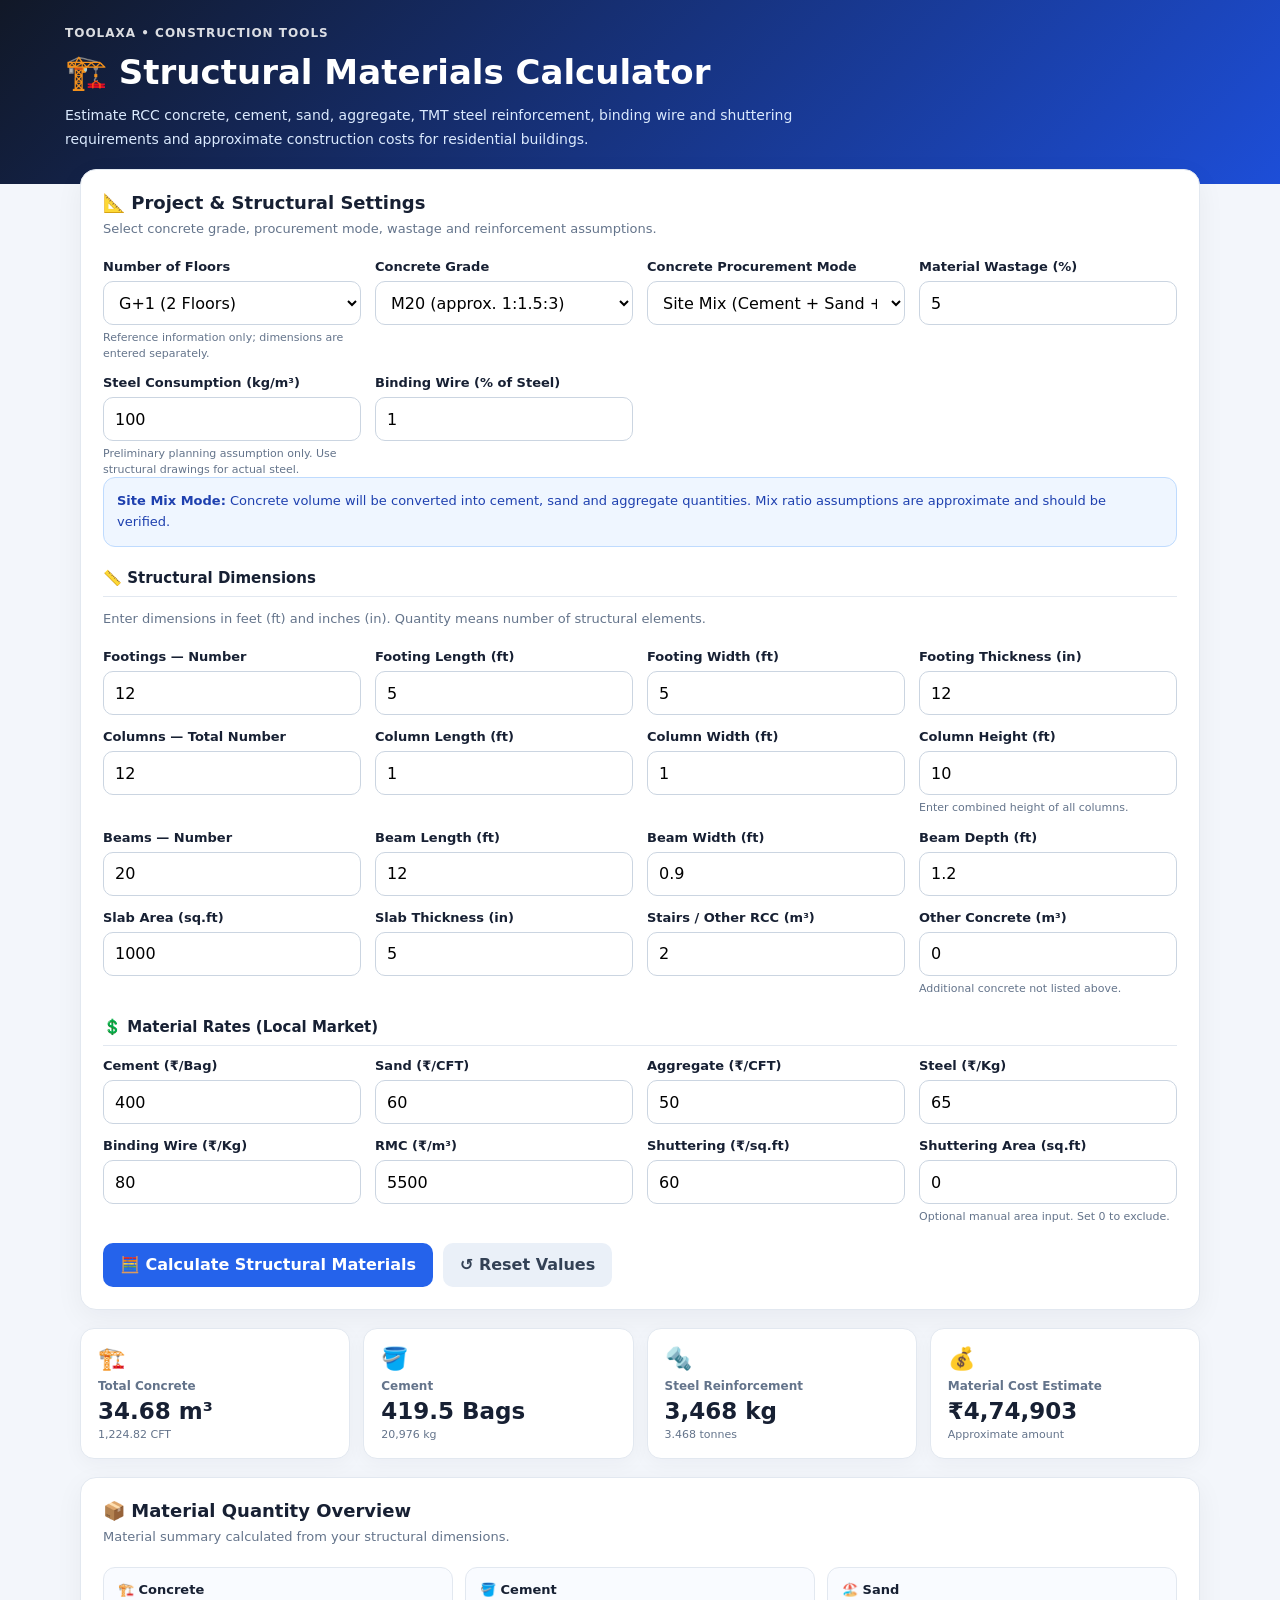
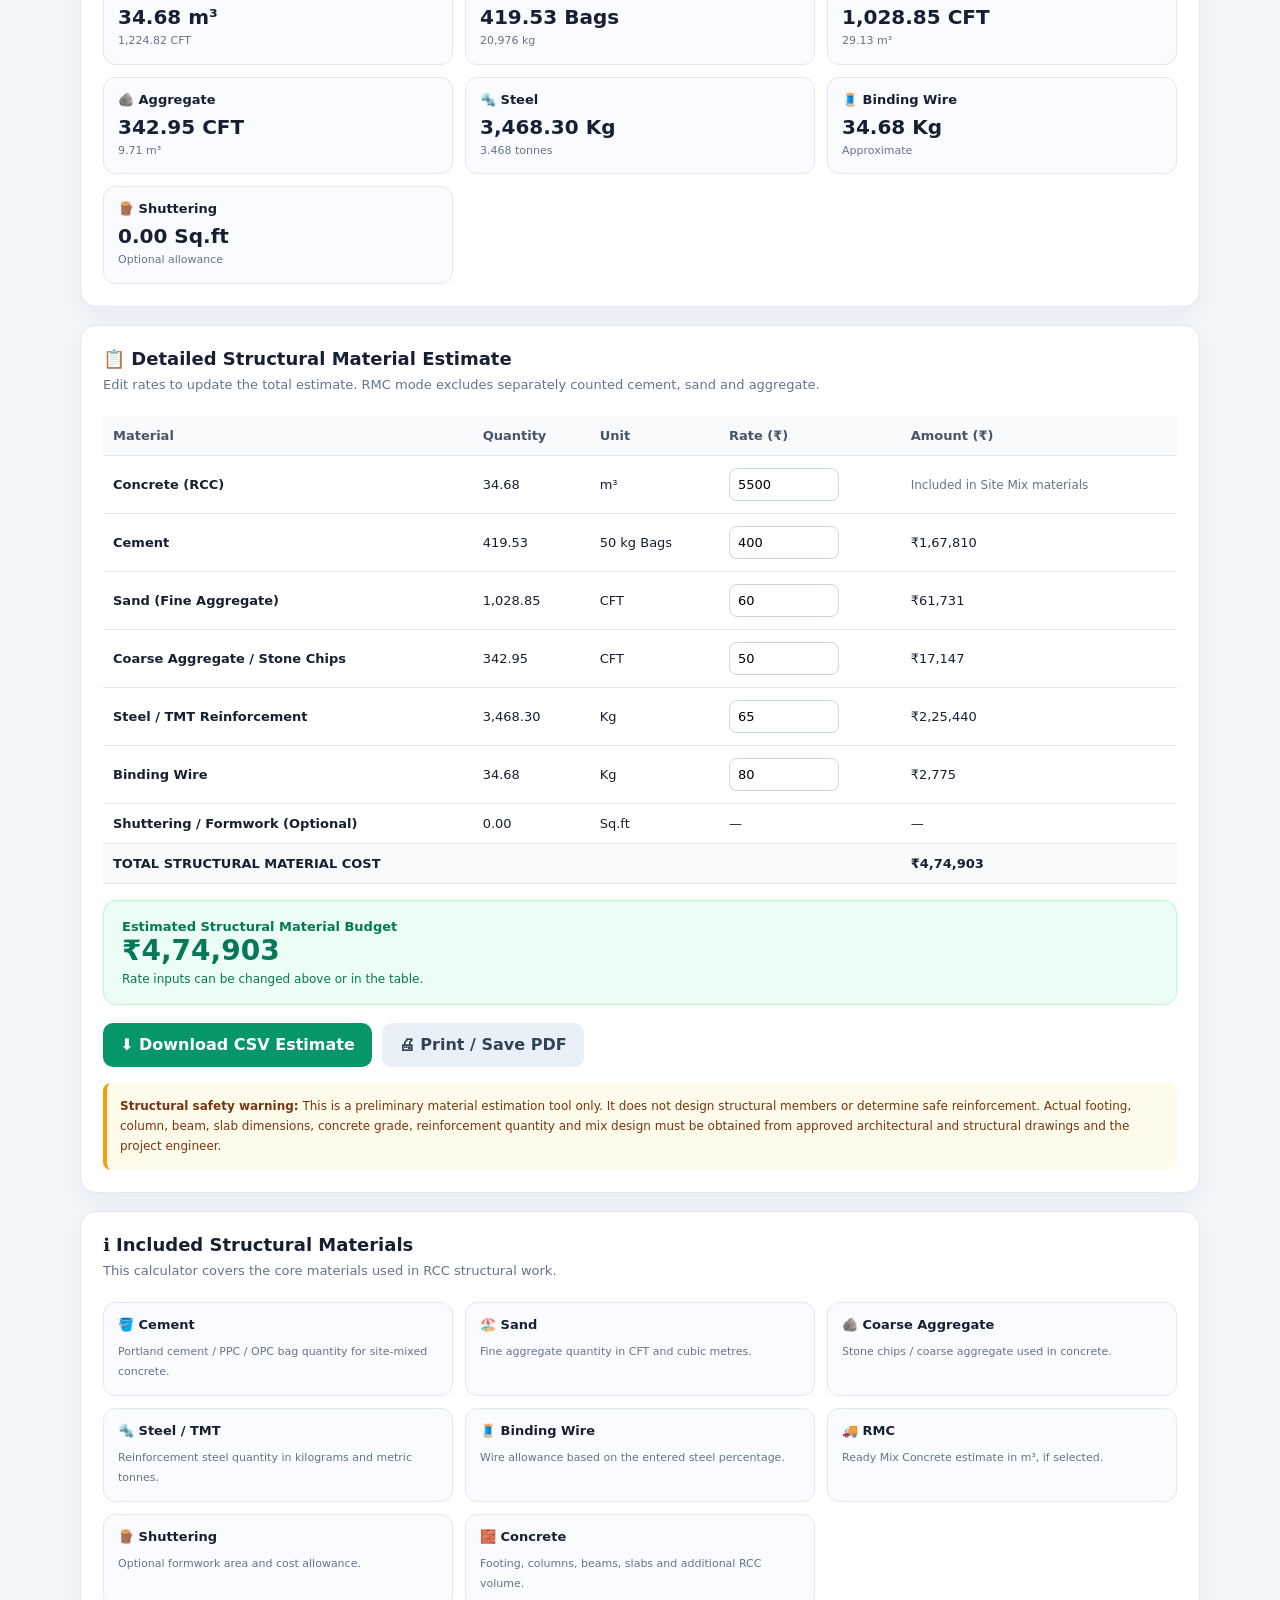
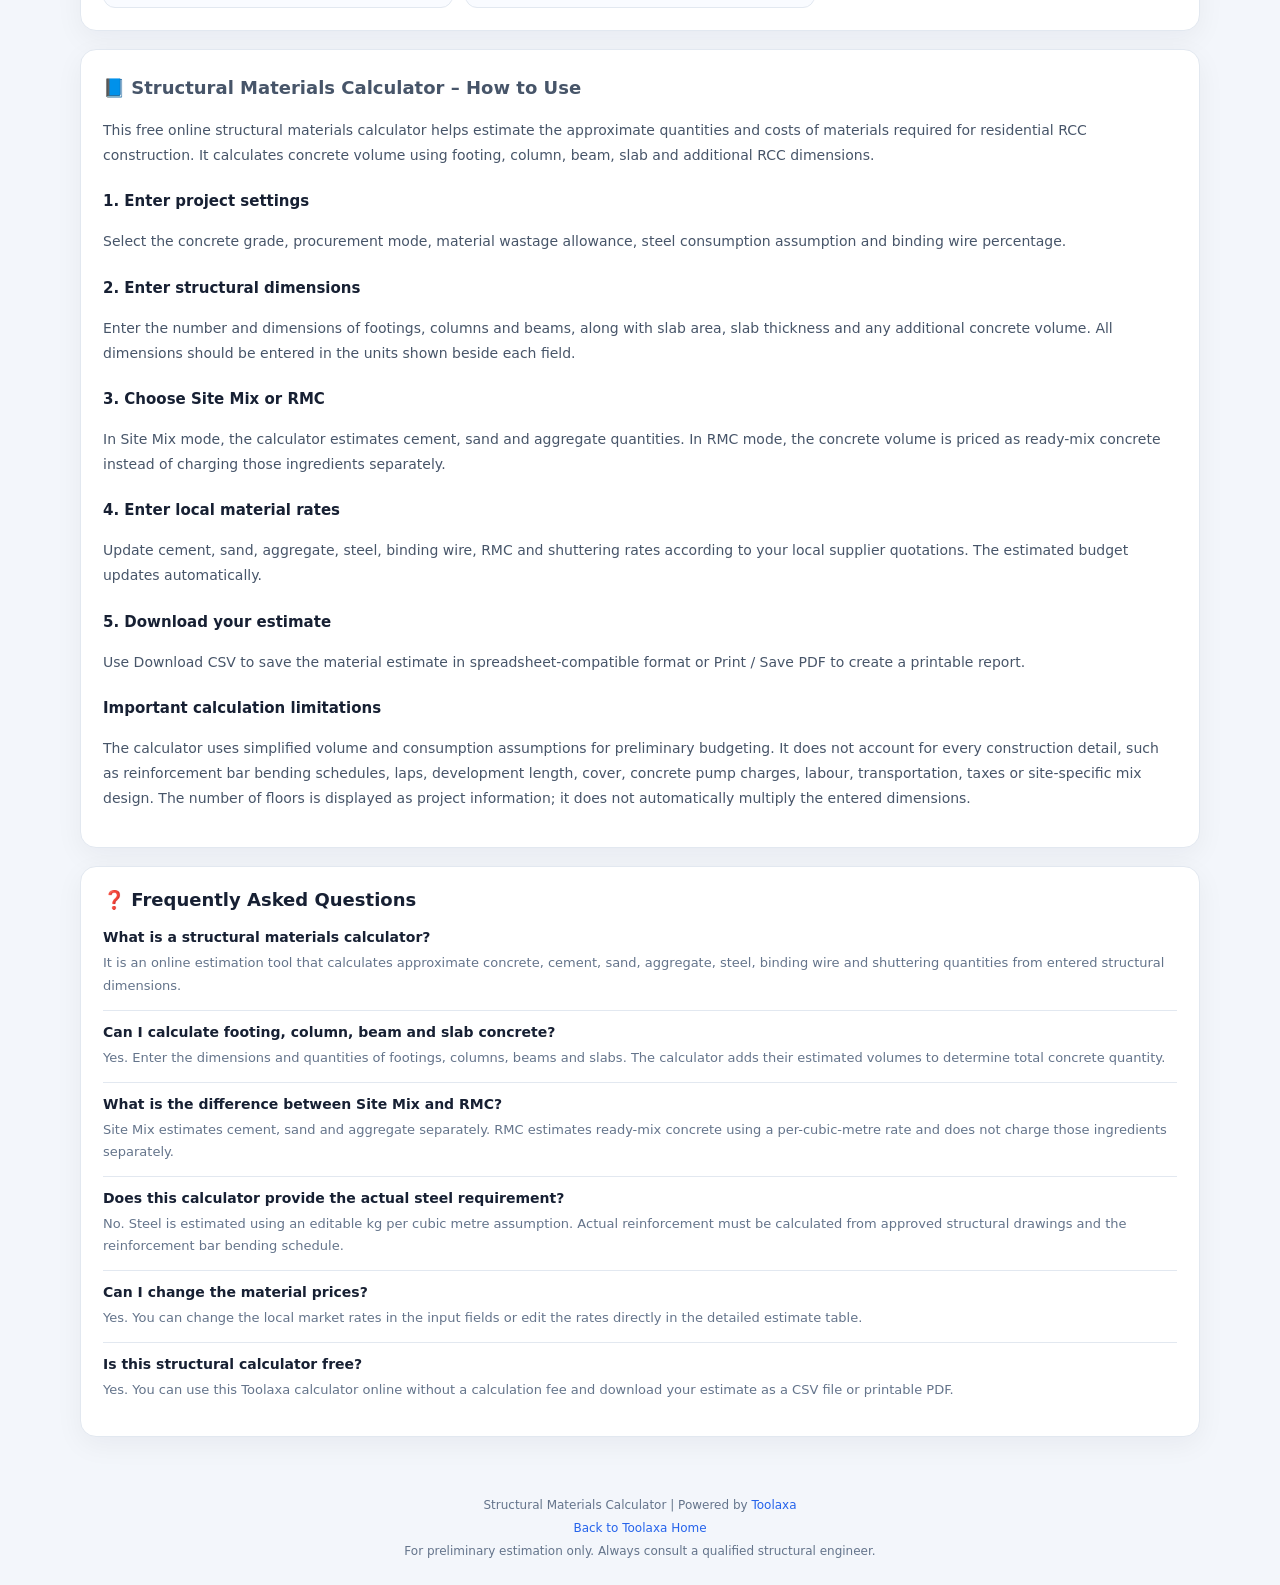
<file: tools/structural-materials-calculator.html>
<!DOCTYPE html>
<html lang="en">
<head>
<meta charset="UTF-8">
<meta name="viewport" content="width=device-width, initial-scale=1.0">

<!-- Google Analytics - Toolaxa -->
    <script async src="https://www.googletagmanager.com/gtag/js?id=G-05KPNRM3X5"></script>
        <script>
        window.dataLayer = window.dataLayer || [];
        function gtag(){dataLayer.push(arguments);}
        gtag('js', new Date());

        gtag('config', 'G-05KPNRM3X5');
    </script>

<title>Structural Materials Calculator – Cement, Steel, Concrete & Cost | Toolaxa</title>

<meta name="description" content="Free Structural Materials Calculator to estimate RCC concrete, cement, sand, aggregate, TMT steel, binding wire and shuttering quantities and construction costs for residential buildings.">

<meta name="keywords" content="structural materials calculator, RCC calculator, concrete calculator, cement calculator, steel calculator, footing concrete calculator, column concrete calculator, beam calculator, slab concrete calculator, construction cost calculator, Toolaxa">

<meta name="author" content="Toolaxa">
<meta name="robots" content="index, follow, max-image-preview:large">
<meta name="theme-color" content="#111827">

<link rel="canonical" href="https://toolaxa.com/tools/structural-materials-calculator.html">
<link rel="icon" type="image/png" href="../assets/images/favicon.png">

<meta name="google-site-verification" content="oLRbp0exIiNsVlyNDaDzxBgcRH5KpdTVX0psPuLf41I">

<meta property="og:type" content="website">
<meta property="og:title" content="Structural Materials Calculator | Toolaxa">
<meta property="og:description" content="Calculate structural concrete, cement, sand, aggregate, steel, binding wire and shuttering quantities with estimated costs.">
<meta property="og:url" content="https://toolaxa.com/tools/structural-materials-calculator.html">
<meta property="og:site_name" content="Toolaxa">
<meta property="og:locale" content="en_IN">

<meta name="twitter:card" content="summary">
<meta name="twitter:title" content="Structural Materials Calculator | Toolaxa">
<meta name="twitter:description" content="Free RCC structural material quantity and cost estimation calculator.">

<script type="application/ld+json">
{
  "@context": "https://schema.org",
  "@type": "WebApplication",
  "name": "Structural Materials Calculator",
  "url": "https://toolaxa.com/tools/structural-materials-calculator.html",
  "description": "Free online calculator for estimating RCC concrete, cement, sand, aggregate, reinforcement steel, binding wire and shuttering quantities and costs.",
  "applicationCategory": "UtilitiesApplication",
  "operatingSystem": "Any",
  "browserRequirements": "Requires JavaScript enabled",
  "offers": {
    "@type": "Offer",
    "price": "0",
    "priceCurrency": "INR"
  },
  "publisher": {
    "@type": "Organization",
    "name": "Toolaxa",
    "url": "https://toolaxa.com/"
  }
}
</script>

<script type="application/ld+json">
{
  "@context": "https://schema.org",
  "@type": "BreadcrumbList",
  "itemListElement": [
    {
      "@type": "ListItem",
      "position": 1,
      "name": "Home",
      "item": "https://toolaxa.com/"
    },
    {
      "@type": "ListItem",
      "position": 2,
      "name": "Tools",
      "item": "https://toolaxa.com/tools/"
    },
    {
      "@type": "ListItem",
      "position": 3,
      "name": "Structural Materials Calculator",
      "item": "https://toolaxa.com/tools/structural-materials-calculator.html"
    }
  ]
}
</script>

<style>
:root {
  --primary:#2563eb;
  --primary-dark:#1d4ed8;
  --bg:#f3f6fb;
  --card:#ffffff;
  --text:#172033;
  --muted:#64748b;
  --border:#e2e8f0;
  --green:#059669;
  --radius:16px;
}
*{box-sizing:border-box}
html{scroll-behavior:smooth}
body{
  margin:0;
  font-family:system-ui,-apple-system,"Segoe UI",sans-serif;
  background:var(--bg);
  color:var(--text);
}
button,input,select{font:inherit}
header{
  background:linear-gradient(135deg,#111827,#1d4ed8);
  color:white;
  padding:26px 18px 32px;
}
.header-inner{max-width:1150px;margin:auto}
.brand{font-size:12px;font-weight:800;letter-spacing:1px;opacity:.85}
header h1{font-size:clamp(23px,4vw,34px);margin:12px 0}
header p{color:#dbeafe;font-size:14px;line-height:1.7;max-width:800px;margin:0}
.container{max-width:1150px;margin:-15px auto 35px;padding:0 15px}
.card{
  background:var(--card);
  border:1px solid var(--border);
  border-radius:var(--radius);
  box-shadow:0 8px 28px rgba(15,23,42,.05);
  padding:22px;
  margin-bottom:18px;
}
.card h2{font-size:18px;margin:0 0 6px}
.sub{font-size:13px;color:var(--muted);margin:0 0 20px;line-height:1.6}
.grid{
  display:grid;
  grid-template-columns:repeat(4,minmax(0,1fr));
  gap:14px;
}
.field label{
  display:block;font-size:13px;font-weight:700;margin-bottom:7px
}
.field input,.field select{
  width:100%;height:44px;border:1px solid #cbd5e1;
  border-radius:10px;padding:9px 11px;background:white;outline:none;
}
.field input:focus,.field select:focus{
  border-color:var(--primary);box-shadow:0 0 0 3px #dbeafe
}
.hint{font-size:11px;color:var(--muted);margin-top:5px;line-height:1.4}
.section-title{
  margin:22px 0 12px;font-weight:800;font-size:15px;
  padding-bottom:9px;border-bottom:1px solid var(--border)
}
.mode-info{
  background:#eff6ff;border:1px solid #bfdbfe;border-radius:12px;
  padding:13px;color:#1e40af;font-size:13px;line-height:1.6;margin-bottom:17px
}
.btn-row{display:flex;flex-wrap:wrap;gap:10px;margin-top:18px}
.btn{
  min-height:44px;border:0;border-radius:10px;padding:11px 17px;
  cursor:pointer;font-weight:750;transition:.15s
}
.btn-primary{background:var(--primary);color:white}
.btn-primary:hover{background:var(--primary-dark)}
.btn-secondary{background:#eaf0f8;color:#334155}
.btn-green{background:var(--green);color:white}
.btn:hover{filter:brightness(.97)}
.summary{
  display:grid;
  grid-template-columns:repeat(4,1fr);
  gap:13px;margin-bottom:18px
}
.stat{
  background:white;border:1px solid var(--border);border-radius:14px;
  padding:17px;box-shadow:0 5px 20px rgba(15,23,42,.04)
}
.stat-icon{font-size:22px;margin-bottom:8px}
.stat-label{font-size:12px;color:var(--muted);font-weight:650}
.stat-value{font-size:23px;font-weight:850;margin-top:5px;overflow-wrap:anywhere}
.stat-unit{font-size:11px;color:var(--muted);margin-top:4px}
.table-wrap{overflow-x:auto}
table{border-collapse:collapse;width:100%;min-width:680px}
th,td{
  padding:12px 10px;border-bottom:1px solid var(--border);
  text-align:left;font-size:13px
}
th{background:#f8fafc;color:#475569}
tfoot td{font-weight:850;background:#f8fafc}
.rate{
  width:110px;border:1px solid #cbd5e1;border-radius:8px;padding:8px
}
.material-cards{
  display:grid;grid-template-columns:repeat(3,1fr);gap:12px
}
.mini{
  background:#f9fbff;border:1px solid var(--border);
  border-radius:12px;padding:14px
}
.mini h3{font-size:13px;margin:0 0 8px}
.mini .number{font-size:20px;font-weight:850}
.mini small{font-size:11px;color:var(--muted);line-height:1.5}
.cost-box{
  margin-top:16px;background:#ecfdf5;border:1px solid #bbf7d0;
  padding:18px;border-radius:13px
}
.cost-box .total{font-size:28px;font-weight:900;color:#047857}
.note{
  margin-top:16px;padding:13px;background:#fffbeb;
  border-left:4px solid #f59e0b;border-radius:8px;
  color:#78350f;font-size:12px;line-height:1.7
}
.info-content{font-size:14px;line-height:1.8;color:#475569}
.info-content h3{font-size:15px;color:var(--text);margin:20px 0 7px}
.faq-item{border-bottom:1px solid var(--border);padding:13px 0}
.faq-item:last-child{border-bottom:0}
.faq-item h3{font-size:14px;margin:0 0 7px}
.faq-item p{font-size:13px;line-height:1.7;color:var(--muted);margin:0}
.error-message{
  display:none;
  background:#fef2f2;
  color:#991b1b;
  border:1px solid #fecaca;
  padding:12px;
  border-radius:10px;
  margin-top:15px;
  font-size:13px;
  line-height:1.6;
}
footer{text-align:center;color:var(--muted);font-size:12px;padding:22px;line-height:1.9}
footer a{color:var(--primary);text-decoration:none}
.hidden{display:none!important}
@media(max-width:900px){
 .grid{grid-template-columns:repeat(2,1fr)}
 .summary{grid-template-columns:repeat(2,1fr)}
 .material-cards{grid-template-columns:repeat(2,1fr)}
}
@media(max-width:520px){
 header{padding:22px 15px 27px}
 .container{padding:0 10px}
 .card{padding:15px}
 .grid{grid-template-columns:1fr 1fr;gap:11px}
 .summary{grid-template-columns:1fr 1fr;gap:9px}
 .stat{padding:13px}
 .stat-value{font-size:19px}
 .material-cards{grid-template-columns:1fr 1fr;gap:9px}
 .mini{padding:11px}
 .mini .number{font-size:17px}
 .btn{width:100%}
}
@media(max-width:360px){
 .grid{grid-template-columns:1fr}
}
@media print{
 header{background:white!important;color:black!important}
 header p{color:#333!important}
 body{background:white}
 .container{margin:0;max-width:100%}
 .card,.stat{box-shadow:none;break-inside:avoid}
 .btn-row,button,footer{display:none!important}
 .card{border:1px solid #ccc}
 th,td{padding:6px;font-size:10px}
 .note{background:white!important}
}
</style>
</head>

<body>

<header>
 <div class="header-inner">
  <div class="brand">TOOLAXA • CONSTRUCTION TOOLS</div>
  <h1>🏗️ Structural Materials Calculator</h1>
  <p>Estimate RCC concrete, cement, sand, aggregate, TMT steel reinforcement, binding wire and shuttering requirements and approximate construction costs for residential buildings.</p>
 </div>
</header>

<main class="container">

<section class="card">
 <h2>📐 Project & Structural Settings</h2>
 <p class="sub">Select concrete grade, procurement mode, wastage and reinforcement assumptions.</p>

 <div class="grid">
  <div class="field">
   <label for="floors">Number of Floors</label>
   <select id="floors">
    <option value="1">Ground Floor</option>
    <option value="2" selected>G+1 (2 Floors)</option>
    <option value="3">G+2 (3 Floors)</option>
    <option value="4">G+3 (4 Floors)</option>
    <option value="5">5 Floors</option>
    <option value="6">6 Floors</option>
    <option value="7">7 Floors</option>
    <option value="8">8 Floors</option>
    <option value="9">9 Floors</option>
    <option value="10">10 Floors</option>
   </select>
   <div class="hint">Reference information only; dimensions are entered separately.</div>
  </div>

  <div class="field">
   <label for="grade">Concrete Grade</label>
   <select id="grade">
    <option value="M10">M10 (1:3:6)</option>
    <option value="M15">M15 (1:2:4)</option>
    <option value="M20" selected>M20 (approx. 1:1.5:3)</option>
    <option value="M25">M25 (Design Mix Approx.)</option>
    <option value="M30">M30 (Design Mix Approx.)</option>
    <option value="M35">M35 (Design Mix Approx.)</option>
    <option value="M40">M40 (Design Mix Approx.)</option>
   </select>
  </div>

  <div class="field">
   <label for="mode">Concrete Procurement Mode</label>
   <select id="mode">
    <option value="mix" selected>Site Mix (Cement + Sand + Aggregate)</option>
    <option value="rmc">RMC Ready Mix Concrete</option>
   </select>
  </div>

  <div class="field">
   <label for="wastage">Material Wastage (%)</label>
   <input type="number" id="wastage" value="5" min="0" max="30" step="0.5">
  </div>

  <div class="field">
   <label for="steelRate">Steel Consumption (kg/m³)</label>
   <input type="number" id="steelRate" value="100" min="0" step="1">
   <div class="hint">Preliminary planning assumption only. Use structural drawings for actual steel.</div>
  </div>

  <div class="field">
   <label for="wirePercent">Binding Wire (% of Steel)</label>
   <input type="number" id="wirePercent" value="1" min="0" max="5" step="0.1">
  </div>
 </div>

 <div class="mode-info" id="modeInfo" aria-live="polite"></div>

 <div id="designMixBox">
  <div class="section-title">🧪 Design Mix Cement Content (M25 and Above)</div>
  <div class="grid">
   <div class="field">
    <label for="cementKg">Cement (kg/m³)</label>
    <input type="number" id="cementKg" value="360" min="0">
   </div>
   <div class="field">
    <label for="sandM3">Sand (m³/m³ Concrete)</label>
    <input type="number" id="sandM3" value="0.42" min="0" step="0.01">
   </div>
   <div class="field">
    <label for="aggM3">Aggregate (m³/m³ Concrete)</label>
    <input type="number" id="aggM3" value="0.84" min="0" step="0.01">
   </div>
   <div class="field">
    <label for="cementBagKg">Cement Bag Weight (kg)</label>
    <input type="number" id="cementBagKg" value="50" min="1">
   </div>
  </div>
  <div class="hint">For M25 and higher, these are adjustable preliminary consumption assumptions, not an approved mix design.</div>
 </div>

 <div class="section-title">📏 Structural Dimensions</div>
 <p class="sub">Enter dimensions in feet (ft) and inches (in). Quantity means number of structural elements.</p>

 <div class="grid">
  <div class="field">
   <label for="footQty">Footings — Number</label>
   <input type="number" id="footQty" value="12" min="0" step="1">
  </div>
  <div class="field">
   <label for="footL">Footing Length (ft)</label>
   <input type="number" id="footL" value="5" min="0" step="0.1">
  </div>
  <div class="field">
   <label for="footW">Footing Width (ft)</label>
   <input type="number" id="footW" value="5" min="0" step="0.1">
  </div>
  <div class="field">
   <label for="footD">Footing Thickness (in)</label>
   <input type="number" id="footD" value="12" min="0" step="0.5">
  </div>

  <div class="field">
   <label for="colQty">Columns — Total Number</label>
   <input type="number" id="colQty" value="12" min="0" step="1">
  </div>
  <div class="field">
   <label for="colL">Column Length (ft)</label>
   <input type="number" id="colL" value="1" min="0" step="0.1">
  </div>
  <div class="field">
   <label for="colW">Column Width (ft)</label>
   <input type="number" id="colW" value="1" min="0" step="0.1">
  </div>
  <div class="field">
   <label for="colH">Column Height (ft)</label>
   <input type="number" id="colH" value="10" min="0" step="0.1">
   <div class="hint">Enter combined height of all columns.</div>
  </div>

  <div class="field">
   <label for="beamQty">Beams — Number</label>
   <input type="number" id="beamQty" value="20" min="0" step="1">
  </div>
  <div class="field">
   <label for="beamL">Beam Length (ft)</label>
   <input type="number" id="beamL" value="12" min="0" step="0.1">
  </div>
  <div class="field">
   <label for="beamW">Beam Width (ft)</label>
   <input type="number" id="beamW" value="0.9" min="0" step="0.1">
  </div>
  <div class="field">
   <label for="beamD">Beam Depth (ft)</label>
   <input type="number" id="beamD" value="1.2" min="0" step="0.1">
  </div>

  <div class="field">
   <label for="slabArea">Slab Area (sq.ft)</label>
   <input type="number" id="slabArea" value="1000" min="0">
  </div>
  <div class="field">
   <label for="slabT">Slab Thickness (in)</label>
   <input type="number" id="slabT" value="5" min="0" step="0.5">
  </div>
  <div class="field">
   <label for="stairVolume">Stairs / Other RCC (m³)</label>
   <input type="number" id="stairVolume" value="2" min="0" step="0.1">
  </div>
  <div class="field">
   <label for="otherVolume">Other Concrete (m³)</label>
   <input type="number" id="otherVolume" value="0" min="0" step="0.1">
   <div class="hint">Additional concrete not listed above.</div>
  </div>
 </div>

 <div class="section-title">💲 Material Rates (Local Market)</div>
 <div class="grid">
  <div class="field">
   <label for="cementPrice">Cement (₹/Bag)</label>
   <input type="number" id="cementPrice" value="400" min="0">
  </div>
  <div class="field">
   <label for="sandPrice">Sand (₹/CFT)</label>
   <input type="number" id="sandPrice" value="60" min="0">
  </div>
  <div class="field">
   <label for="aggregatePrice">Aggregate (₹/CFT)</label>
   <input type="number" id="aggregatePrice" value="50" min="0">
  </div>
  <div class="field">
   <label for="steelPrice">Steel (₹/Kg)</label>
   <input type="number" id="steelPrice" value="65" min="0">
  </div>
  <div class="field">
   <label for="wirePrice">Binding Wire (₹/Kg)</label>
   <input type="number" id="wirePrice" value="80" min="0">
  </div>
  <div class="field">
   <label for="rmcPrice">RMC (₹/m³)</label>
   <input type="number" id="rmcPrice" value="5500" min="0">
  </div>
  <div class="field">
   <label for="shutteringPrice">Shuttering (₹/sq.ft)</label>
   <input type="number" id="shutteringPrice" value="60" min="0">
  </div>
  <div class="field">
   <label for="shutteringArea">Shuttering Area (sq.ft)</label>
   <input type="number" id="shutteringArea" value="0" min="0">
   <div class="hint">Optional manual area input. Set 0 to exclude.</div>
  </div>
 </div>

 <div id="errorMessage" class="error-message" role="alert"></div>

 <div class="btn-row">
  <button type="button" class="btn btn-primary" id="calculateBtn">🧮 Calculate Structural Materials</button>
  <button type="button" class="btn btn-secondary" id="resetBtn">↺ Reset Values</button>
 </div>
</section>

<section class="summary" aria-label="Calculation summary">
 <div class="stat">
  <div class="stat-icon">🏗️</div>
  <div class="stat-label">Total Concrete</div>
  <div class="stat-value" id="concreteStat">0.00 m³</div>
  <div class="stat-unit" id="concreteFtStat">0 CFT</div>
 </div>
 <div class="stat">
  <div class="stat-icon">🪣</div>
  <div class="stat-label">Cement</div>
  <div class="stat-value" id="cementStat">0 Bags</div>
  <div class="stat-unit" id="cementKgStat">0 kg</div>
 </div>
 <div class="stat">
  <div class="stat-icon">🔩</div>
  <div class="stat-label">Steel Reinforcement</div>
  <div class="stat-value" id="steelStat">0 kg</div>
  <div class="stat-unit" id="steelTonStat">0 tonnes</div>
 </div>
 <div class="stat">
  <div class="stat-icon">💰</div>
  <div class="stat-label">Material Cost Estimate</div>
  <div class="stat-value" id="costStat">₹0</div>
  <div class="stat-unit">Approximate amount</div>
 </div>
</section>

<section class="card">
 <h2>📦 Material Quantity Overview</h2>
 <p class="sub">Material summary calculated from your structural dimensions.</p>
 <div class="material-cards" id="materialCards" aria-live="polite"></div>
</section>

<section class="card">
 <h2>📋 Detailed Structural Material Estimate</h2>
 <p class="sub">Edit rates to update the total estimate. RMC mode excludes separately counted cement, sand and aggregate.</p>

 <div class="table-wrap">
  <table>
   <thead>
    <tr>
     <th>Material</th>
     <th>Quantity</th>
     <th>Unit</th>
     <th>Rate (₹)</th>
     <th>Amount (₹)</th>
    </tr>
   </thead>
   <tbody id="tableBody"></tbody>
   <tfoot>
    <tr>
     <td colspan="4">TOTAL STRUCTURAL MATERIAL COST</td>
     <td id="grandTotal">₹0</td>
    </tr>
   </tfoot>
  </table>
 </div>

 <div class="cost-box">
  <div style="font-size:13px;color:#047857;font-weight:700">Estimated Structural Material Budget</div>
  <div class="total" id="budgetTotal">₹0</div>
  <div style="font-size:12px;color:#047857;margin-top:5px">Rate inputs can be changed above or in the table.</div>
 </div>

 <div class="btn-row">
  <button type="button" class="btn btn-green" id="csvBtn">⬇ Download CSV Estimate</button>
  <button type="button" class="btn btn-secondary" id="printBtn">🖨 Print / Save PDF</button>
 </div>

 <div class="note">
  <strong>Structural safety warning:</strong> This is a preliminary material estimation tool only. It does not design structural members or determine safe reinforcement. Actual footing, column, beam, slab dimensions, concrete grade, reinforcement quantity and mix design must be obtained from approved architectural and structural drawings and the project engineer.
 </div>
</section>

<section class="card">
 <h2>ℹ️ Included Structural Materials</h2>
 <p class="sub">This calculator covers the core materials used in RCC structural work.</p>
 <div class="material-cards">
  <div class="mini"><h3>🪣 Cement</h3><small>Portland cement / PPC / OPC bag quantity for site-mixed concrete.</small></div>
  <div class="mini"><h3>🏖️ Sand</h3><small>Fine aggregate quantity in CFT and cubic metres.</small></div>
  <div class="mini"><h3>🪨 Coarse Aggregate</h3><small>Stone chips / coarse aggregate used in concrete.</small></div>
  <div class="mini"><h3>🔩 Steel / TMT</h3><small>Reinforcement steel quantity in kilograms and metric tonnes.</small></div>
  <div class="mini"><h3>🧵 Binding Wire</h3><small>Wire allowance based on the entered steel percentage.</small></div>
  <div class="mini"><h3>🚚 RMC</h3><small>Ready Mix Concrete estimate in m³, if selected.</small></div>
  <div class="mini"><h3>🪵 Shuttering</h3><small>Optional formwork area and cost allowance.</small></div>
  <div class="mini"><h3>🧱 Concrete</h3><small>Footing, columns, beams, slabs and additional RCC volume.</small></div>
 </div>
</section>

<section class="card info-content">
 <h2>📘 Structural Materials Calculator – How to Use</h2>
 <p>This free online structural materials calculator helps estimate the approximate quantities and costs of materials required for residential RCC construction. It calculates concrete volume using footing, column, beam, slab and additional RCC dimensions.</p>

 <h3>1. Enter project settings</h3>
 <p>Select the concrete grade, procurement mode, material wastage allowance, steel consumption assumption and binding wire percentage.</p>

 <h3>2. Enter structural dimensions</h3>
 <p>Enter the number and dimensions of footings, columns and beams, along with slab area, slab thickness and any additional concrete volume. All dimensions should be entered in the units shown beside each field.</p>

 <h3>3. Choose Site Mix or RMC</h3>
 <p>In Site Mix mode, the calculator estimates cement, sand and aggregate quantities. In RMC mode, the concrete volume is priced as ready-mix concrete instead of charging those ingredients separately.</p>

 <h3>4. Enter local material rates</h3>
 <p>Update cement, sand, aggregate, steel, binding wire, RMC and shuttering rates according to your local supplier quotations. The estimated budget updates automatically.</p>

 <h3>5. Download your estimate</h3>
 <p>Use Download CSV to save the material estimate in spreadsheet-compatible format or Print / Save PDF to create a printable report.</p>

 <h3>Important calculation limitations</h3>
 <p>The calculator uses simplified volume and consumption assumptions for preliminary budgeting. It does not account for every construction detail, such as reinforcement bar bending schedules, laps, development length, cover, concrete pump charges, labour, transportation, taxes or site-specific mix design. The number of floors is displayed as project information; it does not automatically multiply the entered dimensions.</p>
</section>

<section class="card">
 <h2>❓ Frequently Asked Questions</h2>

 <div class="faq-item">
  <h3>What is a structural materials calculator?</h3>
  <p>It is an online estimation tool that calculates approximate concrete, cement, sand, aggregate, steel, binding wire and shuttering quantities from entered structural dimensions.</p>
 </div>

 <div class="faq-item">
  <h3>Can I calculate footing, column, beam and slab concrete?</h3>
  <p>Yes. Enter the dimensions and quantities of footings, columns, beams and slabs. The calculator adds their estimated volumes to determine total concrete quantity.</p>
 </div>

 <div class="faq-item">
  <h3>What is the difference between Site Mix and RMC?</h3>
  <p>Site Mix estimates cement, sand and aggregate separately. RMC estimates ready-mix concrete using a per-cubic-metre rate and does not charge those ingredients separately.</p>
 </div>

 <div class="faq-item">
  <h3>Does this calculator provide the actual steel requirement?</h3>
  <p>No. Steel is estimated using an editable kg per cubic metre assumption. Actual reinforcement must be calculated from approved structural drawings and the reinforcement bar bending schedule.</p>
 </div>

 <div class="faq-item">
  <h3>Can I change the material prices?</h3>
  <p>Yes. You can change the local market rates in the input fields or edit the rates directly in the detailed estimate table.</p>
 </div>

 <div class="faq-item">
  <h3>Is this structural calculator free?</h3>
  <p>Yes. You can use this Toolaxa calculator online without a calculation fee and download your estimate as a CSV file or printable PDF.</p>
 </div>
</section>

</main>

<footer>
 Structural Materials Calculator | Powered by <a href="../index.html">Toolaxa</a><br>
 <a href="../index.html">Back to Toolaxa Home</a>
 <br>
 <span>For preliminary estimation only. Always consult a qualified structural engineer.</span>
</footer>

<script>
"use strict";

const $ = id => document.getElementById(id);
const ft3PerM3 = 35.3147;
const defaultValues = {};

const gradeRatios = {
 M10:{c:3,s:6,a:1},
 M15:{c:2,s:4,a:1},
 M20:{c:1.5,s:3,a:1}
};

let rows = [];
let latest = null;

function n(id){
 const value = Number($(id).value);
 return Number.isFinite(value) ? value : 0;
}

function fmt(x,d=2){
 return Number(x || 0).toLocaleString("en-IN",{
  minimumFractionDigits:d,
  maximumFractionDigits:d
 });
}

function money(x){
 return "₹"+Number(x || 0).toLocaleString("en-IN",{
  maximumFractionDigits:0
 });
}

function readDefaults(){
 document.querySelectorAll("input,select").forEach(el=>{
  if(el.id) defaultValues[el.id]=el.value;
 });
}

function showError(message){
 const box=$("errorMessage");
 box.textContent=message;
 box.style.display="block";
 box.scrollIntoView({behavior:"smooth",block:"center"});
}

function clearError(){
 const box=$("errorMessage");
 box.textContent="";
 box.style.display="none";
}

function validateInputs(){
 const fields=document.querySelectorAll("input[type='number']");
 for(const field of fields){
  const value=Number(field.value);

  if(field.value.trim()==="" || !Number.isFinite(value)){
   showError("Please enter a valid number in "+field.labels[0].textContent+".");
   field.focus();
   return false;
  }

  if(value<0){
   showError("Negative values are not allowed. Please check "+field.labels[0].textContent+".");
   field.focus();
   return false;
  }

  if(field.id==="wastage" && value>30){
   showError("Material wastage must be between 0% and 30%.");
   field.focus();
   return false;
  }

  if(field.id==="wirePercent" && value>5){
   showError("Binding wire percentage must be between 0% and 5%.");
   field.focus();
   return false;
  }

  if(field.id==="cementBagKg" && value<=0){
   showError("Cement bag weight must be greater than zero.");
   field.focus();
   return false;
  }
 }

 const integerFields=["floors","footQty","colQty","beamQty"];
 for(const id of integerFields){
  if(!Number.isInteger(n(id))){
   showError($(id).labels[0].textContent+" must be a whole number.");
   $(id).focus();
   return false;
  }
 }

 return true;
}

function toggleMode(){
 const mode=$("mode").value;
 const grade=$("grade").value;
 const info=$("modeInfo");
 const designBox=$("designMixBox");

 if(mode==="rmc"){
  info.innerHTML="<b>RMC Mode:</b> Ready Mix Concrete will be calculated in m³. Cement, sand and aggregate are included in RMC pricing and will not be charged separately.";
 }else{
  info.innerHTML="<b>Site Mix Mode:</b> Concrete volume will be converted into cement, sand and aggregate quantities. Mix ratio assumptions are approximate and should be verified.";
 }

 const custom=!gradeRatios[grade] && mode==="mix";
 designBox.classList.toggle("hidden",!custom);
}

function calculate(){
 clearError();
 toggleMode();

 if(!validateInputs())return;

 const floors=n("floors");
 const wastage=n("wastage")/100;
 const steelRate=n("steelRate");
 const wirePercent=n("wirePercent")/100;
 const grade=$("grade").value;
 const mode=$("mode").value;

 // All structural dimensions are entered in feet and inches.
 const footingFt3=n("footQty")*n("footL")*n("footW")*(n("footD")/12);
 const columnsFt3=n("colQty")*n("colL")*n("colW")*n("colH");
 const beamsFt3=n("beamQty")*n("beamL")*n("beamW")*n("beamD");
 const slabFt3=n("slabArea")*(n("slabT")/12);
 const extraFt3=(n("stairVolume")+n("otherVolume"))*ft3PerM3;

 const baseFt3=footingFt3+columnsFt3+beamsFt3+slabFt3+extraFt3;
 const baseM3=baseFt3/ft3PerM3;
 const totalM3=baseM3*(1+wastage);
 const totalFt3=totalM3*ft3PerM3;

 // Preliminary reinforcement estimate based on editable kg/m³.
 const steelKg=totalM3*steelRate;
 const bindingKg=steelKg*wirePercent;

 let cementBags=0,cementKg=0,sandM3=0,aggM3=0;
 let sandCft=0,aggCft=0;

 if(mode==="mix"){
  if(gradeRatios[grade]){
   const ratio=gradeRatios[grade];
   const sum=ratio.c+ratio.s+ratio.a;
   const dryVolume=totalM3*1.54;

   cementKg=dryVolume*(ratio.c/sum)*1440;
   sandM3=dryVolume*(ratio.s/sum);
   aggM3=dryVolume*(ratio.a/sum);
  }else{
   cementKg=totalM3*n("cementKg");
   sandM3=totalM3*n("sandM3");
   aggM3=totalM3*n("aggM3");
  }

  cementBags=cementKg/n("cementBagKg");
  sandCft=sandM3*ft3PerM3;
  aggCft=aggM3*ft3PerM3;
 }

 const shutterArea=n("shutteringArea");

 rows=[
  {
   name:"Concrete (RCC)",
   qty:totalM3,
   unit:"m³",
   rate:n("rmcPrice"),
   include:true,
   type:"concrete"
  },
  {
   name:"Cement",
   qty:cementBags,
   unit:n("cementBagKg")+" kg Bags",
   rate:n("cementPrice"),
   include:mode==="mix"
  },
  {
   name:"Sand (Fine Aggregate)",
   qty:sandCft,
   unit:"CFT",
   rate:n("sandPrice"),
   include:mode==="mix"
  },
  {
   name:"Coarse Aggregate / Stone Chips",
   qty:aggCft,
   unit:"CFT",
   rate:n("aggregatePrice"),
   include:mode==="mix"
  },
  {
   name:"Steel / TMT Reinforcement",
   qty:steelKg,
   unit:"Kg",
   rate:n("steelPrice"),
   include:true
  },
  {
   name:"Binding Wire",
   qty:bindingKg,
   unit:"Kg",
   rate:n("wirePrice"),
   include:true
  },
  {
   name:"Shuttering / Formwork (Optional)",
   qty:shutterArea,
   unit:"Sq.ft",
   rate:n("shutteringPrice"),
   include:shutterArea>0
  }
 ];

 latest={
  floors,grade,mode,wastage,totalM3,totalFt3,steelKg,
  bindingKg,cementKg,cementBags,sandM3,sandCft,
  aggM3,aggCft,shutterArea,rows
 };

 render();
}

function render(){
 if(!latest)return;

 const {
  totalM3,totalFt3,steelKg,bindingKg,cementKg,
  cementBags,sandCft,aggCft,mode
 }=latest;

 $("concreteStat").textContent=fmt(totalM3)+" m³";
 $("concreteFtStat").textContent=fmt(totalFt3)+" CFT";

 $("cementStat").textContent=mode==="mix"
  ?fmt(cementBags,1)+" Bags":"N/A (RMC)";

 $("cementKgStat").textContent=mode==="mix"
  ?fmt(cementKg,0)+" kg":"Included in RMC";

 $("steelStat").textContent=fmt(steelKg,0)+" kg";
 $("steelTonStat").textContent=fmt(steelKg/1000,3)+" tonnes";

 const cards=[
  ["🏗️ Concrete",totalM3,"m³",fmt(totalFt3)+" CFT"],
  ["🪣 Cement",mode==="mix"?cementBags:0,mode==="mix"?"Bags":"RMC",mode==="mix"?fmt(cementKg,0)+" kg":"Included in RMC"],
  ["🏖️ Sand",sandCft,"CFT",fmt(sandCft/ft3PerM3)+" m³"],
  ["🪨 Aggregate",aggCft,"CFT",fmt(aggCft/ft3PerM3)+" m³"],
  ["🔩 Steel",steelKg,"Kg",fmt(steelKg/1000,3)+" tonnes"],
  ["🧵 Binding Wire",bindingKg,"Kg","Approximate"],
  ["🪵 Shuttering",latest.shutterArea,"Sq.ft","Optional allowance"]
 ];

 $("materialCards").innerHTML=cards.map(c=>`
  <div class="mini">
   <h3>${c[0]}</h3>
   <div class="number">${fmt(c[1],2)} ${c[2]}</div>
   <small>${c[3]}</small>
  </div>
 `).join("");

 renderTable();
}

function renderTable(){
 const body=$("tableBody");
 body.innerHTML="";
 let total=0;

 rows.forEach((m,i)=>{
  const isConcrete=m.type==="concrete";
  const chargeConcrete=isConcrete && latest.mode==="rmc";
  const chargeMaterial=m.include && !isConcrete;

  const cost=(chargeConcrete || chargeMaterial)?m.qty*m.rate:0;
  total+=cost;

  const rateInput=(isConcrete || m.include)
   ?`<input class="rate" aria-label="${m.name} rate" type="number" min="0" step="1" value="${m.rate}" data-rate-index="${i}">`
   :"—";

  let amountText;

  if(isConcrete && latest.mode==="mix"){
   amountText='<span style="color:#64748b;font-size:12px">Included in Site Mix materials</span>';
  }else if(m.include){
   amountText=money(cost);
  }else{
   amountText="—";
  }

  const row=document.createElement("tr");
  row.innerHTML=`
   <td><b>${m.name}</b></td>
   <td>${fmt(m.qty,2)}</td>
   <td>${m.unit}</td>
   <td>${rateInput}</td>
   <td>${amountText}</td>`;

  body.appendChild(row);
 });

 body.querySelectorAll("[data-rate-index]").forEach(input=>{
  input.addEventListener("change",function(){
   updateRate(Number(this.dataset.rateIndex),this.value);
  });
 });

 $("grandTotal").textContent=money(total);
 $("budgetTotal").textContent=money(total);
 $("costStat").textContent=money(total);
}

function updateRate(index,val){
 const value=Number(val);

 if(!Number.isFinite(value) || value<0){
  showError("Please enter a valid non-negative material rate.");
  renderTable();
  return;
 }

 rows[index].rate=value;

 const inputIds={
  cement: "cementPrice",
  "Sand (Fine Aggregate)":"sandPrice",
  "Coarse Aggregate / Stone Chips":"aggregatePrice",
  "Steel / TMT Reinforcement":"steelPrice",
  "Binding Wire":"wirePrice",
  "Shuttering / Formwork (Optional)":"shutteringPrice",
  "Concrete (RCC)":"rmcPrice"
 };

 const sourceId=inputIds[rows[index].name];
 if(sourceId)$(sourceId).value=value;

 renderTable();
}

function csvEscape(value){
 return '"'+String(value).replace(/"/g,'""')+'"';
}

function downloadCSV(){
 if(!latest){
  alert("Please calculate materials first.");
  return;
 }

 const lines=[
  ["Structural Materials Estimate"],
  ["Concrete Grade",latest.grade],
  ["Procurement Mode",latest.mode==="mix"?"Site Mix":"RMC"],
  ["Number of Floors",latest.floors],
  ["Wastage (%)",latest.wastage*100],
  ["Total Concrete (m3)",latest.totalM3.toFixed(3)],
  [],
  ["Material","Quantity","Unit","Rate INR","Amount INR"]
 ];

 let total=0;

 rows.forEach(m=>{
  const cost=(m.type==="concrete")
   ?(latest.mode==="rmc"?m.qty*m.rate:0)
   :(m.include?m.qty*m.rate:0);

  total+=cost;

  lines.push([
   m.name,
   m.qty.toFixed(3),
   m.unit,
   m.rate,
   cost.toFixed(2)
  ]);
 });

 lines.push([]);
 lines.push(["TOTAL","","","",total.toFixed(2)]);
 lines.push(["Note","Preliminary estimates only. Verify quantities with approved structural drawings."]);

 const csv=lines.map(row=>row.map(csvEscape).join(",")).join("\r\n");

 const blob=new Blob(["\ufeff"+csv],{
  type:"text/csv;charset=utf-8"
 });

 const url=URL.createObjectURL(blob);
 const link=document.createElement("a");

 link.href=url;
 link.download="toolaxa-structural-materials-estimate.csv";

 document.body.appendChild(link);
 link.click();
 link.remove();

 setTimeout(()=>URL.revokeObjectURL(url),1000);
}

function resetAll(){
 Object.keys(defaultValues).forEach(id=>{
  const el=$(id);
  if(el)el.value=defaultValues[id];
 });

 clearError();
 toggleMode();
 calculate();
}

$("calculateBtn").addEventListener("click",calculate);
$("resetBtn").addEventListener("click",resetAll);
$("csvBtn").addEventListener("click",downloadCSV);
$("printBtn").addEventListener("click",()=>window.print());

$("mode").addEventListener("change",toggleMode);
$("grade").addEventListener("change",toggleMode);

readDefaults();
toggleMode();
calculate();
</script>

</body>
</html>
</file>
<file: css/atms-style.css>
@import url("atms-layout.css");
@import url("atms-components.css");
@import url("atms-responsive.css");

:root {
    --navy: #14243a;
    --navy-light: #203653;
    --blue: #3278d4;
    --bg: #f3f6fa;
    --card: #ffffff;
    --text: #202b3c;
    --muted: #718096;
    --border: #e4eaf1;
    --green: #16a36a;
    --orange: #e99b32;
    --red: #df5353;
    --purple: #8462d5;
}

* {
    box-sizing: border-box;
}

body {
    margin: 0;
    font-family: Inter, "Segoe UI", Arial, sans-serif;
    background: var(--bg);
    color: var(--text);
}

button, input, select, textarea {
    font: inherit;
}

button {
    cursor: pointer;
}

.hidden {
    display: none !important;
}
</file>
<file: css/atms-tms.css>
:root {
  --navy: #101d35;
  --navy2: #192b49;
  --primary: #3569e8;
  --primary-light: #edf3ff;
  --bg: #f5f7fb;
  --white: #ffffff;
  --text: #1b2435;
  --muted: #7c879a;
  --border: #e6eaf0;
  --green: #16a36a;
  --red: #e34f55;
  --orange: #f0a23c;
  --radius: 12px;
}

* {
  box-sizing: border-box;
  margin: 0;
  padding: 0;
}

body {
  font-family: Inter, Arial, sans-serif;
  background: var(--bg);
  color: var(--text);
  font-size: 14px;
  margin: auto;
}

button, input, select, textarea {
  font: inherit;
}

button {
  cursor: pointer;
}

.app {
  min-height: 100vh;
}

/* SIDEBAR */

.sidebar {
  width: 250px;
  background: var(--navy);
  color: white;
  position: fixed;
  left: 0;
  top: 0;
  bottom: 0;
  display: flex;
  flex-direction: column;
  z-index: 100;
  transition: transform .25s;
}

.brand {
  height: 86px;
  display: flex;
  align-items: center;
  gap: 12px;
  padding: 20px;
  border-bottom: 1px solid #273550;
}

.brand-icon {
  background: var(--primary);
  width: 40px;
  height: 40px;
  border-radius: 11px;
  display: grid;
  place-items: center;
  font-size: 23px;
  font-weight: 800;
}

.brand h2 {
  font-size: 16px;
  font-weight: 700;
}

.brand small {
  font-size: 11px;
  color: #9baac0;
}

.nav-label {
  color: #75849e;
  font-size: 10px;
  letter-spacing: 1.5px;
  padding: 10px 10px;
  font-weight: 700;
}

.navigation {
  padding: 0 12px;
  display: flex;
  flex-direction: column;
  gap: 5px;
}

.nav-item {
  width: 100%;
  padding: 12px;
  border: none;
  border-radius: 8px;
  background: transparent;
  color: #bdc8d9;
  text-align: left;
  font-size: 13px;
  transition: .15s;
}

.nav-item:hover {
  background: #223553;
  color: white;
}

.nav-item.active {
  background: #2d60d5;
  color: white;
  font-weight: 600;
}

.sidebar-bottom {
  margin-top: auto;
  padding: 14px;
  border-top: 1px solid #273550;
}

.sidebar-info {
  background: #1a2b47;
  padding: 12px;
  border-radius: 9px;
  display: flex;
  align-items: center;
  gap: 10px;
  margin-bottom: 10px;
}

.online-dot {
  width: 9px;
  height: 9px;
  border-radius: 50%;
  background: #25c783;
}

.sidebar-info b {
  display: block;
  font-size: 12px;
}

.sidebar-info small {
  display: block;
  color: #9eacc1;
  font-size: 10px;
  margin-top: 4px;
}

/* MAIN */

.main {
  margin-left: 250px;
  min-height: 100vh;
}

.topbar {
  height: 66px;
  background: white;
  border-bottom: 1px solid var(--border);
  display: flex;
  align-items: center;
  justify-content: space-between;
  padding: 0 30px;
  position: sticky;
  top: 0;
  z-index: 50;
}

.breadcrumb {
  color: var(--muted);
  font-size: 13px;
}

.breadcrumb b {
  color: var(--text);
}

.topbar-right {
  display: flex;
  align-items: center;
  gap: 18px;
}

.date-label {
  color: var(--muted);
  font-size: 12px;
}

.user-avatar {
  background: #eaf0ff;
  color: #3569e8;
  font-weight: 700;
  width: 55px;
  height: 28px;
  border-radius: 20%;
  display: grid;
  place-items: center;
  font-size: 12px;
}

.menu-toggle {
  display: none;
  border: none;
  background: transparent;
  font-size: 21px;
}

.content {
  padding: 20px 22px;
  max-width: 1800px;
  margin: auto;
}

.page {
  display: none;
}

.page.active {
  display: block;
}

.page-heading {
  display: flex;
  justify-content: space-between;
  align-items: center;
  gap: 16px;
  margin-bottom: 25px;
}

.page-heading h1 {
  font-size: 24px;
  letter-spacing: -.5px;
  margin-bottom: 7px;
}

.page-heading p {
  font-size: 13px;
  color: var(--muted);
}

/* BUTTONS */

.btn {
  padding: 10px 15px;
  border-radius: 8px;
  border: 1px solid transparent;
  font-weight: 600;
  font-size: 12px;
  transition: .15s;
  white-space: nowrap;
}

.btn-primary {
  background: var(--primary);
  color: white;
}

.btn-primary:hover {
  background: #2557ca;
}

.btn-light {
  background: white;
  color: #526078;
  border-color: var(--border);
}

.btn-light:hover {
  background: #f3f6fb;
}

.btn-danger {
  background: var(--red);
  color: white;
}

.btn-small {
  padding: 6px 9px;
  font-size: 11px;
}

.actions {
  display: flex;
  gap: 5px;
  flex-wrap: wrap;
}

.action-btn {
  background: #f3f6fa;
  border: 1px solid var(--border);
  border-radius: 6px;
  padding: 6px 8px;
  font-size: 11px;
  color: #46536a;
}

.action-btn:hover {
  background: #e9eef7;
}

.action-btn.delete {
  color: #d84048;
}

/* DASHBOARD STATS */

.stats-grid {
  display: grid;
  grid-template-columns: repeat(4, minmax(0, 1fr));
  gap: 15px;
  margin-bottom: 18px;
}

.stat-card {
  background: white;
  border: 1px solid var(--border);
  border-radius: var(--radius);
  padding: 18px;
  min-width: 0;
}

.stat-top {
  display: flex;
  align-items: center;
  justify-content: space-between;
  color: #6c788e;
  font-size: 12px;
}

.stat-icon {
  width: 33px;
  height: 33px;
  border-radius: 9px;
  display: grid;
  place-items: center;
  font-size: 15px;
  font-weight: bold;
}

.stat-icon.blue { background: #edf3ff; color: #3769e6; }
.stat-icon.green { background: #e8f8f0; color: #159c63; }
.stat-icon.red { background: #fff0f0; color: #df4b52; }
.stat-icon.orange { background: #fff5e6; color: #d88b21; }

.stat-card h2 {
  font-size: 28px;
  margin: 12px 0 6px;
  font-weight: 800;
}

.stat-card small {
  font-size: 11px;
  color: #9aa4b4;
}

.secondary-stats .compact {
  display: flex;
  flex-direction: column;
  justify-content: space-between;
  min-height: 95px;
}

.compact span {
  color: var(--muted);
  font-size: 12px;
}

.compact h2 {
  font-size: 24px;
  margin: 12px 0 0;
}

/* PANELS */

.dashboard-grid {
  display: grid;
  grid-template-columns: 1fr 1fr;
  gap: 18px;
  margin-bottom: 18px;
}

.panel {
  background: white;
  border: 1px solid var(--border);
  border-radius: var(--radius);
  margin-bottom: 18px;
  overflow: hidden;
}

.panel-header {
  display: flex;
  align-items: center;
  justify-content: space-between;
  gap: 12px;
  padding: 18px 20px;
  border-bottom: 1px solid var(--border);
}

.panel-header h3, .panel h3 {
  font-size: 14px;
  margin-bottom: 5px;
}

.panel-header p, .muted {
  color: var(--muted);
  font-size: 11px;
}

.panel > h3 {
  padding: 20px 20px 0;
}

.panel > p {
  padding: 10px 20px 15px;
}

.status-summary {
  padding: 22px;
}

.status-row {
  display: flex;
  align-items: center;
  justify-content: space-between;
  gap: 15px;
  margin-bottom: 18px;
}

.status-row:last-child {
  margin-bottom: 0;
}

.status-label {
  display: flex;
  align-items: center;
  gap: 8px;
  min-width: 105px;
  color: #58647a;
  font-size: 12px;
}

.status-track {
  background: #edf0f5;
  height: 7px;
  flex: 1;
  border-radius: 20px;
  overflow: hidden;
}

.status-fill {
  height: 100%;
  border-radius: 20px;
  background: var(--primary);
}

.status-count {
  font-weight: 700;
  font-size: 12px;
  width: 24px;
  text-align: right;
}

.quick-actions {
  padding: 16px;
  display: grid;
  grid-template-columns: 1fr 1fr;
  gap: 10px;
}

.quick-actions button {
  border: 1px solid var(--border);
  background: #f9fafc;
  padding: 13px;
  border-radius: 8px;
  text-align: left;
  color: #536179;
  font-size: 12px;
}

.quick-actions button:hover {
  border-color: #b8caff;
  background: var(--primary-light);
  color: var(--primary);
}

/* TABLES */

.toolbar {
  display: flex;
  flex-wrap: wrap;
  gap: 10px;
  margin-bottom: 17px;
}

.toolbar input,
.toolbar select {
  height: 38px;
  border: 1px solid var(--border);
  background: white;
  border-radius: 8px;
  padding: 0 12px;
  font-size: 12px;
  color: #4c5970;
}

.toolbar input {
  flex: 1;
  min-width: 190px;
}

.table-wrap {
  width: 100%;
  overflow-x: auto;
}

table {
  width: 100%;
  border-collapse: collapse;
  white-space: nowrap;
}

thead {
  background: #f8f9fc;
}

th {
  color: #77849a;
  font-size: 10px;
  font-weight: 700;
  text-transform: uppercase;
  letter-spacing: .5px;
  padding: 13px 14px;
  text-align: left;
  border-bottom: 1px solid var(--border);
}

td {
  padding: 12px 14px;
  font-size: 12px;
  border-bottom: 1px solid #edf0f4;
  color: #4e5a70;
}

tbody tr:hover {
  background: #fbfcfe;
}

tbody tr:last-child td {
  border-bottom: none;
}

.empty-row {
  text-align: center;
  padding: 30px;
  color: #9aa5b5;
}

/* STATUS BADGES */

.badge {
  display: inline-flex;
  align-items: center;
  gap: 5px;
  padding: 5px 8px;
  border-radius: 30px;
  font-size: 10px;
  font-weight: 700;
}

.badge-working,
.badge-resolved,
.badge-received,
.badge-active,
.badge-in-stock {
  background: #e9f8ef;
  color: #168958;
}

.badge-faulty,
.badge-open,
.badge-expired,
.badge-out-of-stock {
  background: #fff0f0;
  color: #d84d53;
}

.badge-maintenance,
.badge-in-progress,
.badge-partially-received,
.badge-expiring,
.badge-low-stock {
  background: #fff5e7;
  color: #ca8420;
}

.badge-standby,
.badge-ordered,
.badge-upcoming,
.badge-retired,
.badge-cancelled {
  background: #eef2f8;
  color: #62718a;
}

.badge-critical {
  background: #ffe4e5;
  color: #c72d3b;
}

.badge-high {
  background: #fff0e5;
  color: #d56c20;
}

.badge-medium {
  background: #fff7db;
  color: #a87a0c;
}

.badge-low {
  background: #eaf3ff;
  color: #4272cc;
}

/* FORMS */

.form-grid {
  display: grid;
  grid-template-columns: 1fr 1fr;
  gap: 14px;
}

.form-group {
  display: flex;
  flex-direction: column;
  gap: 6px;
}

.form-group.full {
  grid-column: 1 / -1;
}

.form-group label {
  font-size: 11px;
  color: #5d6980;
  font-weight: 600;
}

.form-group input,
.form-group select,
.form-group textarea {
  width: 100%;
  border: 1px solid #dfe5ee;
  border-radius: 8px;
  padding: 10px;
  outline: none;
  background: white;
  font-size: 12px;
  color: #354158;
}

.form-group input:focus,
.form-group select:focus,
.form-group textarea:focus {
  border-color: #6790ef;
  box-shadow: 0 0 0 3px #edf2ff;
}

.form-group textarea {
  resize: vertical;
  min-height: 80px;
}

.form-note {
  font-size: 10px;
  color: var(--muted);
}

/* MODAL */

.modal-overlay {
  display: none;
  position: fixed;
  inset: 0;
  background: rgba(10, 20, 40, .55);
  z-index: 1000;
  padding: 20px;
  overflow-y: auto;
  align-items: flex-start;
  justify-content: center;
}

.modal-overlay.show {
  display: flex;
}

.modal {
  width: 100%;
  max-width: 700px;
  background: white;
  border-radius: 14px;
  margin: auto;
  box-shadow: 0 20px 70px rgba(0, 0, 0, .15);
}

.modal-header {
  padding: 19px 22px;
  border-bottom: 1px solid var(--border);
  display: flex;
  justify-content: space-between;
  align-items: center;
}

.modal-header h2 {
  font-size: 17px;
}

.modal-close {
  background: transparent;
  border: none;
  font-size: 21px;
  color: #758198;
}

.modal-body {
  padding: 22px;
}

.modal-footer {
  display: flex;
  justify-content: flex-end;
  gap: 10px;
  margin-top: 22px;
}

.modal-body .form-grid {
  gap: 15px;
}

/* REPORTS */

.report-actions {
  padding: 20px;
  display: flex;
  flex-wrap: wrap;
  gap: 10px;
}

.settings-panel {
  padding: 22px;
}

.settings-panel h3 {
  padding: 0;
  margin-bottom: 10px;
}

.settings-panel p {
  padding: 0;
  margin-bottom: 15px;
  line-height: 1.7;
}

.settings-panel input[type=file] {
  display: block;
  margin-bottom: 15px;
}

.danger-zone {
  border-color: #ffd5d5;
}

.danger-zone h3 {
  color: #d33c45;
}

/* TOAST */

.toast {
  position: fixed;
  bottom: 25px;
  right: 25px;
  padding: 14px 18px;
  background: #15243c;
  color: white;
  border-radius: 9px;
  box-shadow: 0 10px 30px rgba(0, 0, 0, .15);
  z-index: 2000;
  font-size: 12px;
  display: none;
  max-width: 90vw;
}

.toast.show {
  display: block;
}

/* FOOTER */

.footer {
  padding: 15px 0;
  display: flex;
  justify-content: space-between;
  gap: 12px;
  color: #98a3b3;
  font-size: 10px;
  border-top: 1px solid var(--border);
  margin-top: 10px;
}

/* RESPONSIVE */

@media (max-width: 1150px) {
  .sidebar {
    width: 220px;
  }
  .main {
    margin-left: 220px;
  }
  .content {
    padding: 10px 10px;
  }
  .stats-grid {
    grid-template-columns: repeat(2, minmax(0, 1fr));
  }
}

@media (max-width: 800px) {
  .sidebar {
    transform: translateX(-100%);
    width: 260px;
    box-shadow: 10px 0 30px rgba(0,0,0,.1);
  }
  .sidebar.open {
    transform: translateX(0);
  }
  .main {
    margin-left: 0;
  }
  .menu-toggle {
    display: block;
  }
  .topbar {
    padding: 0 16px;
    gap: 12px;
  }
  .dashboard-grid {
    grid-template-columns: 1fr;
  }
  .page-heading {
    align-items: flex-start;
  }
  .page-heading h1 {
    font-size: 21px;
  }
  .page-heading .btn {
    white-space: normal;
  }
}

@media (max-width: 550px) {
  .content {
    padding: 15px 10px;
  }
  .topbar {
    height: 58px;
  }
  .breadcrumb {
    flex: 1;
    font-size: 11px;
  }
  .date-label {
    display: none;
  }
  .stats-grid {
    grid-template-columns: 1fr 1fr;
    gap: 10px;
  }
  .stat-card {
    padding: 13px;
  }
  .stat-card h2 {
    font-size: 24px;
  }
  .page-heading {
    flex-direction: column;
  }
  .page-heading .btn {
    width: 100%;
  }
  .toolbar {
    display: grid;
    grid-template-columns: 1fr 1fr;
  }
  .toolbar input {
    grid-column: 1 / -1;
    width: 100%;
  }
  .toolbar select {
    width: 100%;
  }
  .toolbar .btn {
    width: 100%;
  }
  .quick-actions {
    grid-template-columns: 1fr;
  }
  .form-grid {
    grid-template-columns: 1fr;
  }
  .form-group.full {
    grid-column: auto;
  }
  .modal-overlay {
    padding: 10px;
  }
  .modal-body {
    padding: 15px;
  }
  .footer {
    flex-direction: column;
  }
}

@media print {
  .sidebar, .topbar, .btn, .toolbar, .actions, .menu-toggle {
    display: none !important;
  }
  .main {
    margin: 0;
  }
  .content {
    padding: 0;
  }
  .page {
    display: none !important;
  }
  .page.active {
    display: block !important;
  }
  body {
    background: white;
  }
  .panel, .stat-card {
    break-inside: avoid;
  }
}


/* PURCHASE ORDER PDF ATTACHMENT */
.pdf-upload-group {
  grid-column: 1 / -1;
  padding: 14px;
  border: 1px dashed #cbd5e1;
  border-radius: 10px;
  background: #f8fafc;
}
.pdf-upload-group input[type="file"] {
  display: block;
  width: 100%;
  margin-top: 8px;
  padding: 10px;
  border: 1px solid #dbe2ea;
  border-radius: 8px;
  background: #fff;
}
.existing-pdf {
  display: flex;
  flex-wrap: wrap;
  align-items: center;
  justify-content: space-between;
  gap: 10px;
  margin-top: 12px;
  padding: 10px;
  border-radius: 8px;
  background: #eef2f7;
  overflow-wrap: anywhere;
}
.remove-pdf-label {
  display: inline-flex;
  align-items: center;
  gap: 7px;
  font-size: 13px;
}
.pdf-preview-toolbar {
  display: flex;
  justify-content: space-between;
  align-items: center;
  flex-wrap: wrap;
  gap: 12px;
  margin-bottom: 12px;
}
.pdf-preview-frame {
  display: block;
  width: 100%;
  height: min(68vh, 720px);
  border: 1px solid #dbe2ea;
  border-radius: 8px;
  background: #f1f5f9;
}
@media (max-width: 550px) {
  .existing-pdf, .pdf-preview-toolbar {
    align-items: flex-start;
    flex-direction: column;
  }
  .pdf-preview-toolbar .btn {
    width: 100%;
    justify-content: center;
  }
}
</file>
